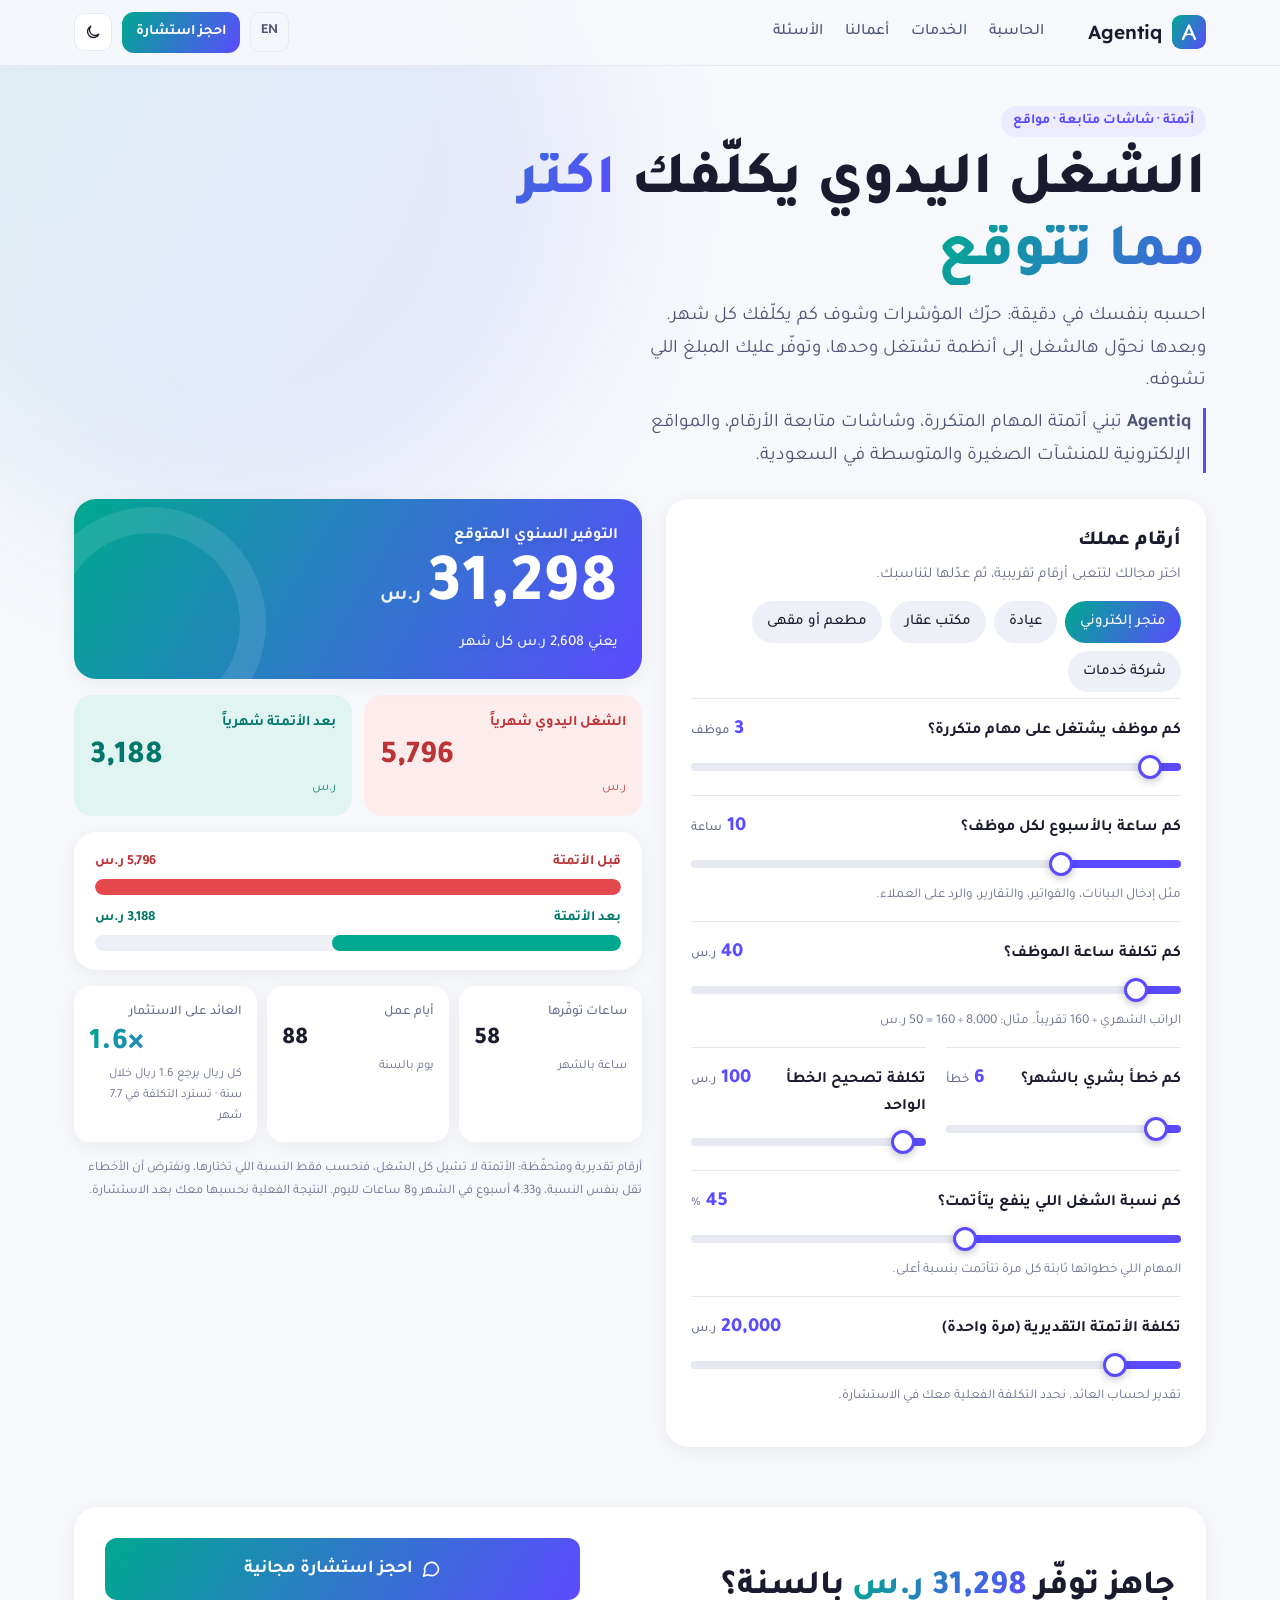
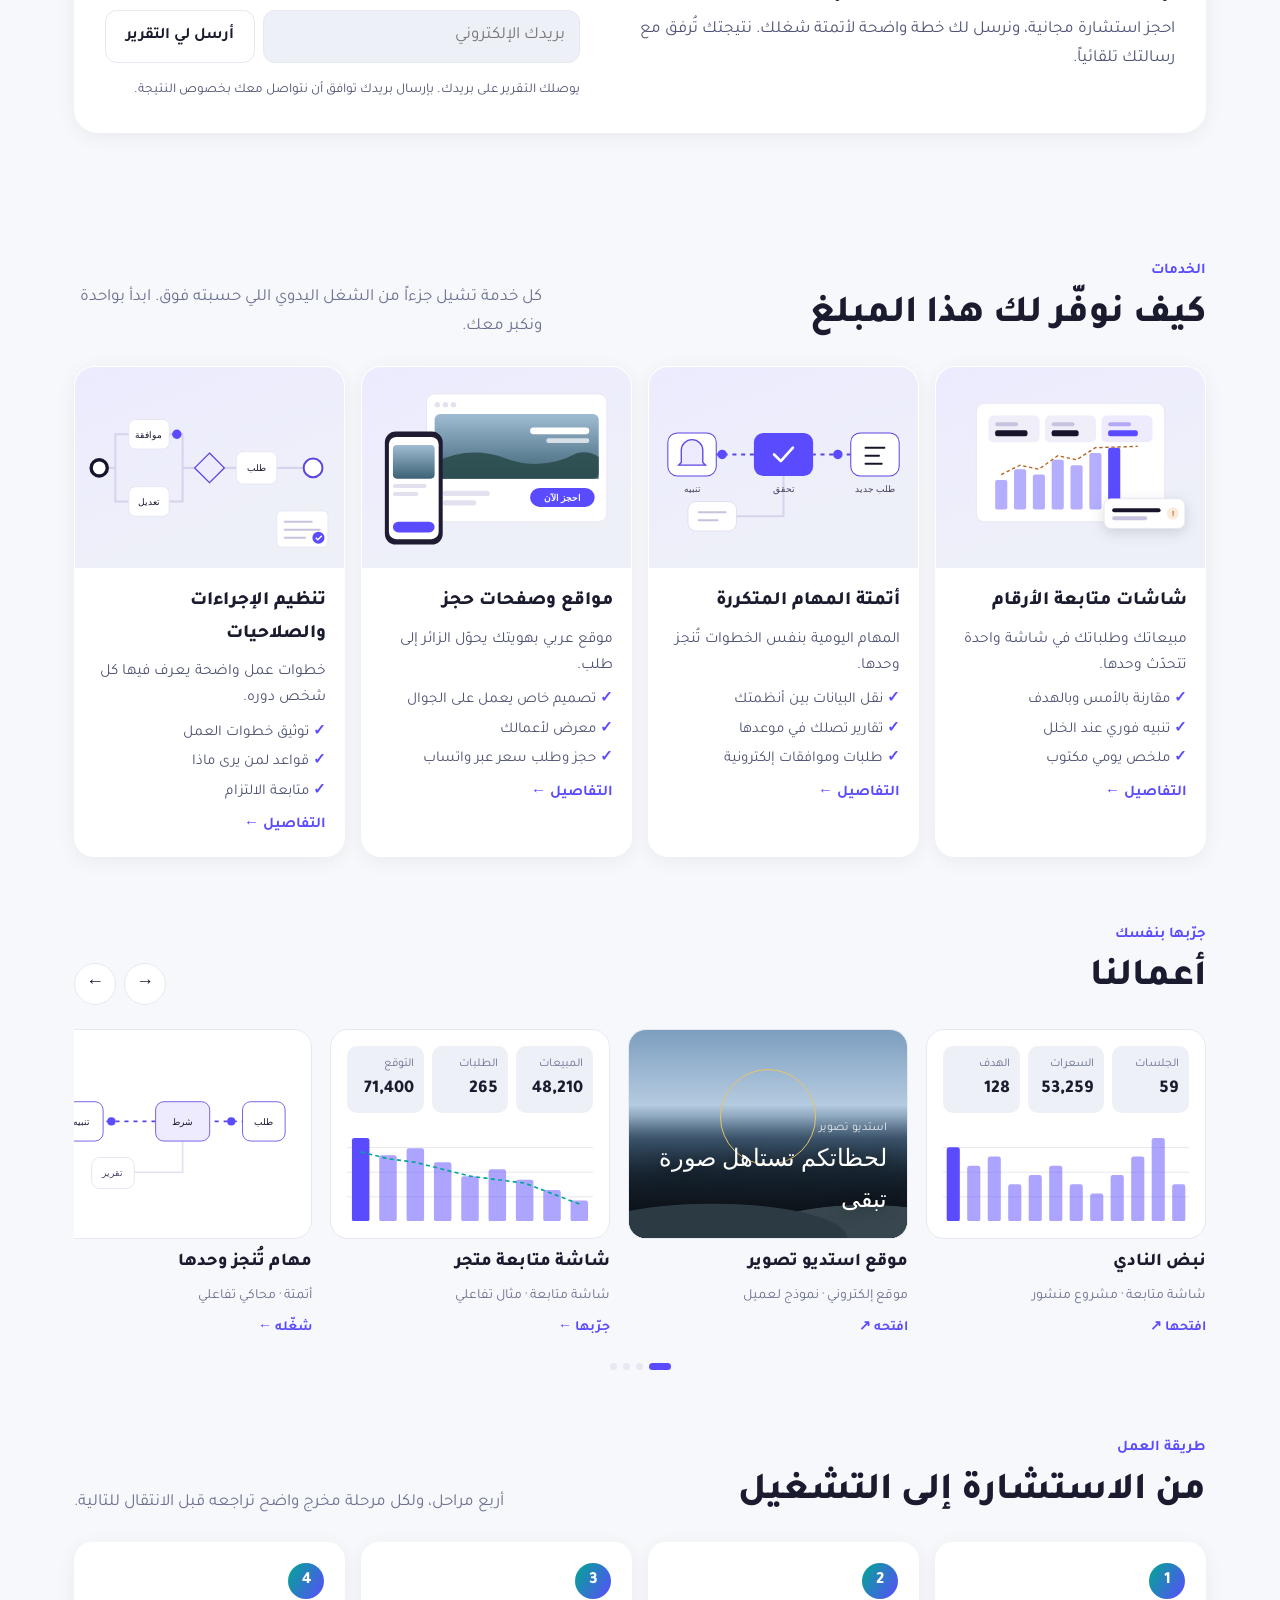
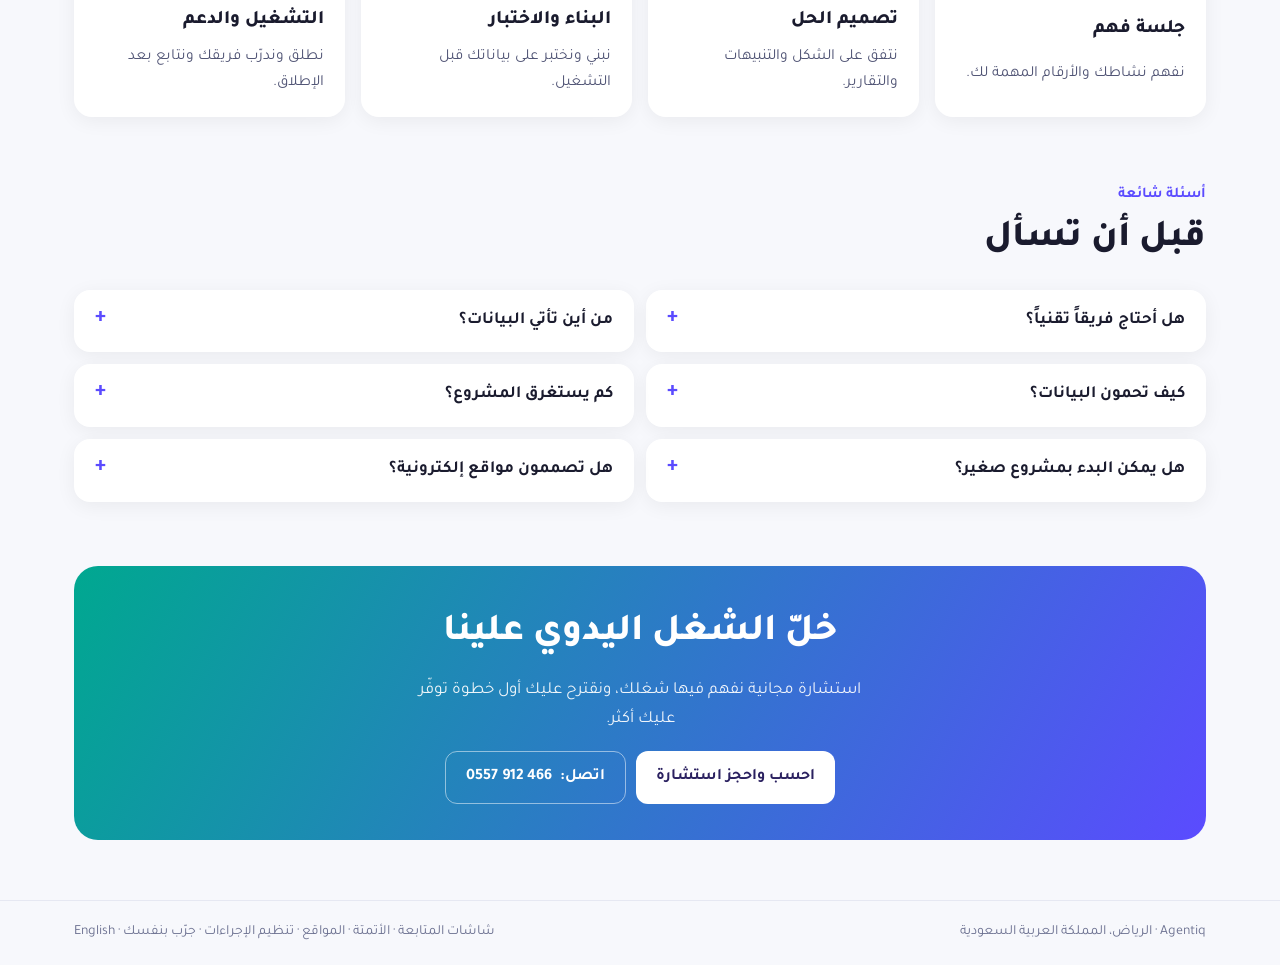
<file: index.html>
<!doctype html>
<html lang="ar" dir="rtl">
<head>
<meta charset="utf-8">
<meta name="viewport" content="width=device-width, initial-scale=1, viewport-fit=cover">
<title>Agentiq | كم يكلّفك الشغل اليدوي؟</title>
<meta name="description" content="Agentiq تحوّل الشغل اليدوي المتكرر إلى أنظمة تشتغل وحدها: أتمتة المهام، شاشات متابعة الأرقام، ومواقع بنماذج حجز. احسب بنفسك كم يكلّفك الشغل اليدوي وكم توفّر.">
<link rel="canonical" href="https://sarahalolayan.github.io/">
<link rel="alternate" hreflang="ar" href="https://sarahalolayan.github.io/">
<link rel="alternate" hreflang="en" href="https://sarahalolayan.github.io/en/">
<link rel="alternate" hreflang="x-default" href="https://sarahalolayan.github.io/">
<meta name="theme-color" content="#F7F8FC" media="(prefers-color-scheme: light)">
<meta name="theme-color" content="#0F1020" media="(prefers-color-scheme: dark)">
<link rel="icon" href="data:image/svg+xml,%3Csvg xmlns='http://www.w3.org/2000/svg' viewBox='0 0 32 32'%3E%3Crect width='32' height='32' rx='8' fill='%235B4BFF'/%3E%3Cpath d='M9 25 L16 8 L23 25' fill='none' stroke='white' stroke-width='3' stroke-linecap='round' stroke-linejoin='round'/%3E%3C/svg%3E">
<meta property="og:type" content="website">
<meta property="og:site_name" content="Agentiq">
<meta property="og:locale" content="ar_SA">
<meta property="og:url" content="https://sarahalolayan.github.io/">
<meta property="og:title" content="Agentiq | كم يكلّفك الشغل اليدوي؟">
<meta property="og:description" content="حرّك المؤشرات وشوف بنفسك كم يكلّفك الشغل اليدوي، وكم توفّر عليك الأتمتة.">
<meta property="og:image" content="https://sarahalolayan.github.io/og.png">
<meta name="twitter:card" content="summary_large_image">
<script type="application/ld+json">{"@context":"https://schema.org","@type":"Organization","name":"Agentiq","url":"https://sarahalolayan.github.io/","logo":"https://sarahalolayan.github.io/og.png","telephone":"+966557912466","areaServed":"SA","address":{"@type":"PostalAddress","addressLocality":"الرياض","addressCountry":"SA"},"description":"نحوّل الشغل اليدوي المتكرر إلى أنظمة تشتغل وحدها: أتمتة المهام، شاشات متابعة الأرقام، ومواقع بنماذج حجز."}</script>
<link rel="preconnect" href="https://fonts.googleapis.com">
<link rel="preconnect" href="https://fonts.gstatic.com" crossorigin>
<link href="https://fonts.googleapis.com/css2?family=Tajawal:wght@400;500;700;800&family=Readex+Pro:wght@600&display=swap" rel="stylesheet">
<script src="/assets/agentiq-config.js" defer></script>
<style>
  /* Light by default, matching the rest of the site. Dark only when the visitor's device asks for it (or the toggle),
     using the same purple and teal family so both modes feel like one brand. */
  :root{
    --bg:#F7F8FC; --surface:#FFFFFF; --sunk:#EEF0F8; --ink:#1A1B2E; --ink-2:#4F5374; --muted:#6B7090; --line:#E6E8F2;
    --accent:#5B4BFF; --accent-soft:#ECEBFF;
    --grad:linear-gradient(120deg,#00A890 0%,#5B4BFF 100%);
    --red:#BB3237; --red-fill:#E5484D; --red-soft:#FDECEC; --green:#00776A; --green-fill:#00A890; --green-soft:#E0F5F1;
    --track:#E6E8F2; --shadow:0 4px 20px rgba(0,0,0,.06); --card-border:transparent;
    --f:"Tajawal","IBM Plex Sans Arabic",Tahoma,sans-serif;
    color-scheme:light;
  }
  @media (prefers-color-scheme: dark){:root:not([data-theme="light"]){
    --bg:#0F1020; --surface:#181A2E; --sunk:#20223A; --ink:#F3F4FF; --ink-2:#C3C7E4; --muted:#9AA0C3; --line:#2A2D4A;
    --accent:#A49CFF; --accent-soft:#24234A;
    --grad:linear-gradient(120deg,#00A890 0%,#5B4BFF 100%);
    --red:#FF6B6B; --red-fill:#FF6B6B; --red-soft:#3A1E25; --green:#00C2A8; --green-fill:#00C2A8; --green-soft:#10302D;
    --track:#2A2D4A; --shadow:none; --card-border:#2A2D4A; color-scheme:dark}}
  :root[data-theme="dark"]{
    --bg:#0F1020; --surface:#181A2E; --sunk:#20223A; --ink:#F3F4FF; --ink-2:#C3C7E4; --muted:#9AA0C3; --line:#2A2D4A;
    --accent:#A49CFF; --accent-soft:#24234A;
    --grad:linear-gradient(120deg,#00A890 0%,#5B4BFF 100%);
    --red:#FF6B6B; --red-fill:#FF6B6B; --red-soft:#3A1E25; --green:#00C2A8; --green-fill:#00C2A8; --green-soft:#10302D;
    --track:#2A2D4A; --shadow:none; --card-border:#2A2D4A; color-scheme:dark}

  *{box-sizing:border-box;margin:0;padding:0}
  html{-webkit-text-size-adjust:100%}
  body{background:var(--bg);color:var(--ink);font-family:var(--f);font-size:17px;line-height:1.7;overflow-x:clip}
  body::before{content:"";position:fixed;top:-20%;left:-10%;width:60vw;height:60vw;max-width:720px;max-height:720px;border-radius:50%;background:var(--grad);opacity:.10;filter:blur(80px);z-index:-1;pointer-events:none}
  a{color:inherit;text-decoration:none}
  button,input,select{font:inherit;color:inherit}
  :focus-visible{outline:2px solid var(--accent);outline-offset:3px}
  .num{font-variant-numeric:tabular-nums;direction:ltr;unicode-bidi:isolate}
  .sr{position:absolute;width:1px;height:1px;overflow:hidden;clip:rect(0 0 0 0);white-space:nowrap}
  .wrap{max-width:1180px;margin-inline:auto;padding-inline:24px}
  .skip{position:absolute;right:12px;top:-60px;background:var(--ink);color:var(--bg);padding:8px 14px;border-radius:8px;z-index:80}
  .skip:focus{top:12px}

  header{position:sticky;top:env(safe-area-inset-top,0px);z-index:40;background:color-mix(in srgb,var(--bg) 86%,transparent);backdrop-filter:blur(10px);border-bottom:1px solid var(--line)}
  .hdr{display:flex;align-items:center;justify-content:space-between;gap:16px;padding-block:12px}
  .brand{display:flex;align-items:center;gap:10px;font-family:"Readex Pro",sans-serif;font-weight:600;font-size:19px}
  .brand i{width:34px;height:34px;border-radius:9px;background:var(--grad);color:#fff;display:grid;place-items:center}
  .hdr-end{display:flex;gap:10px;align-items:center}
  .icon-btn{width:38px;height:38px;border-radius:10px;border:1px solid var(--line);background:var(--surface);display:grid;place-items:center;cursor:pointer}
  .btn{display:inline-flex;align-items:center;justify-content:center;gap:8px;padding:12px 20px;border-radius:12px;border:1px solid var(--line);background:var(--surface);font-weight:700;font-size:16px;cursor:pointer;transition:filter .2s,transform .2s}
  .btn:hover{transform:translateY(-1px)}
  .btn.grad{background:var(--grad);border:0;color:#fff}
  .btn.grad:hover{filter:brightness(1.08)}
  .btn.sm{padding:8px 14px;font-size:14.5px}

  .intro{padding-block:40px 26px;display:grid;gap:10px;max-width:760px}
  .who{font-size:15.5px;color:var(--muted);border-inline-start:3px solid var(--accent);padding-inline-start:12px;max-width:62ch}
  .tag{justify-self:start;font-size:14px;font-weight:700;padding:4px 12px;border-radius:99px;background:var(--accent-soft);color:var(--accent)}
  h1{font-size:clamp(34px,5.4vw,60px);font-weight:800;line-height:1.2}
  .gt{background:var(--grad);-webkit-background-clip:text;background-clip:text;color:transparent}
  .intro p{font-size:19px;color:var(--ink-2);max-width:56ch}

  .layout{display:grid;grid-template-columns:minmax(0,1fr) minmax(0,1.05fr);gap:24px;align-items:start;padding-bottom:40px}
  .card{background:var(--surface);border:1px solid var(--card-border);border-radius:22px;padding:24px;box-shadow:var(--shadow)}
  .card h2{font-size:20px;font-weight:800;margin-bottom:4px}
  .card .sub{color:var(--muted);font-size:15px}

  .industries{display:flex;flex-wrap:wrap;gap:8px;margin:14px 0 6px}
  .ind{padding:7px 14px;border-radius:99px;border:1px solid transparent;background:var(--sunk);cursor:pointer;font-size:15px;font-weight:500}
  .ind[aria-pressed="true"]{background:var(--grad);color:#fff;border-color:transparent}

  .field{display:grid;gap:6px;padding-block:14px;border-top:1px solid var(--line);min-width:0}
  .f-top{display:flex;justify-content:space-between;align-items:baseline;gap:12px}
  .f-top label{font-weight:700;font-size:16px}
  .f-top output{font-weight:800;font-size:20px;color:var(--accent);white-space:nowrap}
  .f-top output small{font-size:13px;color:var(--muted);font-weight:500}
  .hint{font-size:13.5px;color:var(--muted)}
  input[type=range]{-webkit-appearance:none;appearance:none;width:100%;height:28px;background:transparent;cursor:pointer}
  input[type=range]::-webkit-slider-runnable-track{height:8px;border-radius:99px;background:linear-gradient(to left,var(--accent) var(--fill,50%),var(--track) var(--fill,50%))}
  input[type=range]::-moz-range-track{height:8px;border-radius:99px;background:var(--track)}
  input[type=range]::-moz-range-progress{height:8px;border-radius:99px;background:var(--accent)}
  input[type=range]::-webkit-slider-thumb{-webkit-appearance:none;width:24px;height:24px;margin-top:-8px;border-radius:50%;background:#fff;border:3px solid var(--accent);box-shadow:0 2px 8px rgba(0,0,0,.25)}
  input[type=range]::-moz-range-thumb{width:20px;height:20px;border-radius:50%;background:#fff;border:3px solid var(--accent)}
  .two{display:grid;grid-template-columns:1fr 1fr;gap:0 20px}

  .results{position:sticky;top:78px;display:grid;gap:16px}
  .hero-num{border-radius:22px;padding:24px;background:var(--grad);color:#fff;display:grid;gap:4px;box-shadow:var(--shadow);position:relative;overflow:hidden}
  .hero-num::after{content:"";position:absolute;left:-40px;bottom:-60px;width:180px;height:180px;border-radius:50%;border:26px solid rgba(255,255,255,.1)}
  .hero-num>span{font-size:16px;opacity:.95;font-weight:700;text-shadow:0 1px 8px rgba(0,0,0,.18)}
  .hero-num b{font-size:clamp(44px,6vw,68px);font-weight:800;line-height:1.05}
  .hero-num b small{font-size:20px;font-weight:700;opacity:.92;margin-inline-start:6px}
  .hero-num p{opacity:.95;font-size:15px;font-weight:500;text-shadow:0 1px 8px rgba(0,0,0,.18)}
  .compare{display:grid;grid-template-columns:1fr 1fr;gap:12px}
  .cmp{border-radius:18px;padding:16px;display:grid;gap:2px}
  .cmp>span{font-size:14.5px;font-weight:700}
  .cmp b{font-size:clamp(24px,3vw,32px);font-weight:800;line-height:1.2}
  .cmp small{font-size:13px;opacity:.85}
  .cmp.before{background:var(--red-soft);color:var(--red)}
  .cmp.after{background:var(--green-soft);color:var(--green)}
  .bars{display:grid;gap:12px;padding:18px 20px}
  .bar{display:grid;gap:4px}
  .bar .l{display:flex;justify-content:space-between;font-size:14px;font-weight:700}
  .bar .t{height:16px;border-radius:99px;background:var(--sunk);overflow:hidden}
  .bar .t i{display:block;height:100%;border-radius:99px;transition:width .35s ease}
  .bar.before .l{color:var(--red)} .bar.after .l{color:var(--green)}
  .bar.before .t i{background:var(--red-fill)}
  .bar.after .t i{background:var(--green-fill)}
  .stats{display:grid;grid-template-columns:repeat(3,minmax(0,1fr));gap:10px}
  .stat{background:var(--surface);border:1px solid var(--card-border);box-shadow:var(--shadow);border-radius:16px;padding:14px;display:grid;gap:2px;align-content:start}
  .stat>span{font-size:13.5px;color:var(--muted);font-weight:500}
  .stat b{font-size:24px;font-weight:800;line-height:1.2}
  .stat small{font-size:12.5px;color:var(--muted)}
  .stat.roi b{font-size:30px}
  .note{font-size:13px;color:var(--muted)}

  .cta{margin-block:20px 60px;border-radius:24px;padding:30px;background:var(--surface);border:1px solid var(--card-border);box-shadow:var(--shadow);display:grid;grid-template-columns:minmax(0,1.2fr) minmax(0,1fr);gap:24px;align-items:center;scroll-margin-top:80px}
  .cta h2{font-size:clamp(24px,3vw,34px);font-weight:800;line-height:1.3}
  .cta p{color:var(--ink-2);margin-top:6px}
  .cta-actions{display:grid;gap:10px}
  .cta-actions .btn.grad{width:100%;font-size:18px;padding:16px 20px}
  .mail{display:flex;gap:8px}
  .mail input{flex:1;min-width:0;border:1px solid var(--line);background:var(--sunk);border-radius:12px;padding:11px 14px;direction:ltr;text-align:right}
  .mail input:focus{outline:0;border-color:var(--accent)}
  .msg{font-size:13.5px;min-height:20px;color:var(--muted)}
  .msg.err{color:var(--red)}
  footer{border-top:1px solid var(--line);padding-block:20px calc(20px + env(safe-area-inset-bottom,0px));font-size:14px;color:var(--muted)}
  footer .wrap{display:flex;justify-content:space-between;gap:12px;flex-wrap:wrap}
  footer a:hover{color:var(--accent)}


  /* header links */
  .links{display:flex;gap:22px;flex:1;margin-inline-start:28px;color:var(--ink-2);font-size:16px;font-weight:500}
  .links a:hover{color:var(--accent)}
  .lang{color:var(--ink-2);font-size:14px;font-weight:700;padding:7px 10px;border:1px solid var(--line);border-radius:10px}

  /* sections that follow the calculator */
  main>section:not(.cta):not(.final){padding-block:64px 0;scroll-margin-top:80px}
  .head{display:flex;justify-content:space-between;align-items:end;gap:20px;flex-wrap:wrap;margin-bottom:24px}
  .head h2{font-size:clamp(26px,3.4vw,38px);font-weight:800;margin-top:6px;line-height:1.3}
  .head p{color:var(--muted);max-width:52ch}
  .eyebrow{color:var(--accent);font-size:15px;font-weight:700}
  .svc{display:grid;grid-template-columns:repeat(4,minmax(0,1fr));gap:16px}
  .svc a{background:var(--surface);border:1px solid var(--card-border);box-shadow:var(--shadow);border-radius:20px;overflow:hidden;display:grid;grid-template-rows:auto 1fr;transition:transform .25s,box-shadow .25s}
  .svc a:hover{transform:translateY(-4px);box-shadow:var(--shadow)}
  .svc .illo{width:100%;aspect-ratio:4/3;display:block;background:linear-gradient(160deg,var(--accent-soft),var(--sunk) 75%)}
  .svc a svg *{animation-play-state:paused}
  .svc a:hover svg *,.svc a:focus-visible svg *{animation-play-state:running}
  .svc .body{padding:18px;display:grid;gap:8px;align-content:start}
  .svc h3{font-size:19px;font-weight:800}
  .svc p{color:var(--ink-2);font-size:15.5px}
  .svc ul{list-style:none;display:grid;gap:4px;font-size:15px;color:var(--ink-2)}
  .svc li::before{content:"✓ ";color:var(--accent);font-weight:800}
  .svc .go{color:var(--accent);font-weight:700;font-size:15px}
  .row-nav{display:flex;gap:8px}
  .row-nav button{width:42px;height:42px;border-radius:50%;border:1px solid var(--line);background:var(--surface);cursor:pointer;font-size:18px}
  .row-nav button:hover{border-color:var(--accent);color:var(--accent)}
  .work{display:grid;grid-auto-flow:column;grid-auto-columns:minmax(280px,32%);gap:18px;overflow-x:auto;scroll-snap-type:x mandatory;padding-bottom:12px;scrollbar-width:thin}
  .work a{scroll-snap-align:start;display:grid;gap:8px}
  .shot{aspect-ratio:4/3;border-radius:18px;overflow:hidden;position:relative;border:1px solid var(--line);transition:box-shadow .25s}
  .work a:hover .shot{box-shadow:var(--shadow)}
  .work h3{font-size:18px;font-weight:800}
  .work small{color:var(--muted);font-size:14px}
  .work .go{color:var(--accent);font-weight:700;font-size:14px}
  .work-dots{display:flex;gap:6px;justify-content:center;margin-top:10px}
  .work-dots i{width:7px;height:7px;border-radius:99px;background:var(--line);transition:width .3s,background .3s}
  .work-dots i.on{width:22px;background:var(--accent)}
  .s-studio{background:linear-gradient(180deg,#7d9ec0 0%,#b4cbe0 36%,#46647f 52%,#22374a 70%,#0b121a 100%)}
  .s-studio::before{content:"";position:absolute;inset:auto 0 0 0;height:58%;background:radial-gradient(120% 70% at 30% 100%,#2c3a44 40%,transparent 41%),radial-gradient(90% 60% at 85% 100%,#38474f 45%,transparent 46%),linear-gradient(180deg,transparent,#0b0f14 95%)}
  .s-studio .t{position:absolute;right:20px;bottom:18px;color:#fff;text-align:right}
  .s-studio .t small{color:#fff;opacity:.85;display:block;font-size:12px}
  .s-studio .t strong{font-family:Georgia,serif;font-weight:400;font-size:24px;text-shadow:0 2px 14px rgba(0,0,0,.5)}
  .s-studio .r{position:absolute;top:42%;left:50%;width:96px;height:96px;margin:-48px 0 0 -48px;border:1px solid #e9c46a;border-radius:50%}
  .s-screen{background:var(--surface);padding:16px;display:grid;gap:10px;align-content:start}
  .mini-k{display:grid;grid-template-columns:repeat(3,minmax(0,1fr));gap:8px}
  .mini-k div{background:var(--sunk);border-radius:10px;padding:8px 10px;display:grid}
  .mini-k span{font-size:12px;color:var(--muted)}
  .mini-k b{font-weight:800;font-size:18px;direction:ltr;text-align:right;font-variant-numeric:tabular-nums}
  .shot svg{width:100%;height:auto;display:block}
  .steps{list-style:none;display:grid;grid-template-columns:repeat(4,minmax(0,1fr));gap:16px}
  .steps li{background:var(--surface);border:1px solid var(--card-border);box-shadow:var(--shadow);border-radius:18px;padding:20px;display:grid;gap:6px}
  .steps em{font-style:normal;width:36px;height:36px;border-radius:50%;background:var(--grad);color:#fff;display:grid;place-items:center;font-weight:800}
  .steps b{font-size:19px;font-weight:800}
  .steps p{color:var(--ink-2);font-size:15.5px}
  .faq{display:grid;grid-template-columns:repeat(2,minmax(0,1fr));gap:12px;align-items:start}
  .faq details{background:var(--surface);border:1px solid var(--card-border);box-shadow:var(--shadow);border-radius:16px;padding:16px 20px}
  .faq summary{cursor:pointer;list-style:none;display:flex;justify-content:space-between;gap:16px;font-weight:700;font-size:17px}
  .faq summary::-webkit-details-marker{display:none}
  .faq summary::after{content:"+";color:var(--accent);font-size:22px;line-height:1}
  .faq details[open] summary::after{content:"−"}
  .faq p{color:var(--ink-2);margin-top:8px;font-size:16px}
  .faq a{color:var(--accent);font-weight:700}
  .final{margin-block:64px 60px;border-radius:24px;padding:36px 30px;background:var(--grad);color:#fff;text-align:center;display:grid;gap:10px;justify-items:center}
  .final h2{font-size:clamp(26px,3.4vw,38px);font-weight:800}
  .final p{opacity:.92;max-width:52ch}
  .final-actions{display:flex;gap:10px;flex-wrap:wrap;justify-content:center;margin-top:6px}
  .final .btn.grad{background:#fff;color:#2b2160}
  .final .btn:not(.grad){background:transparent;color:#fff;border-color:rgba(255,255,255,.5)}
  @media (max-width:1000px){.svc,.steps{grid-template-columns:repeat(2,minmax(0,1fr))}.work{grid-auto-columns:minmax(260px,46%)}.links{display:none}}
  @media (max-width:560px){.svc,.steps,.faq{grid-template-columns:minmax(0,1fr)}.work{grid-auto-columns:82%}.hdr-end .lang{display:none}}
  .dock{display:none}
  @media (max-width:900px){
    .layout,.cta{grid-template-columns:minmax(0,1fr)}
    .results{position:static}
    .dock{position:fixed;inset-inline:0;bottom:0;z-index:30;display:flex;justify-content:space-between;align-items:center;gap:10px;padding:10px 16px calc(10px + env(safe-area-inset-bottom,0px));background:var(--grad);color:#fff;font-weight:700}
    .dock[hidden]{display:none}
    .dock b{font-size:20px}
    .dock a{background:#fff;color:#2b2160;border-radius:10px;padding:7px 12px;font-size:14px;white-space:nowrap}
    body{padding-bottom:64px}
  }
  @media (max-width:560px){
    .wrap{padding-inline:16px}
    .card{padding:18px}
    .two{grid-template-columns:minmax(0,1fr)}
    .stats{grid-template-columns:minmax(0,1fr) minmax(0,1fr)}
    .stats .roi{grid-column:1/-1}
    .mail{flex-direction:column}
    .cta{padding:22px}
  }
  @media (prefers-reduced-motion:reduce){*{transition:none!important}}
</style>
</head>
<body>
<a class="skip" href="#main">تخطَّ إلى المحتوى</a>
<header><div class="wrap hdr">
  <a class="brand" href="/" aria-label="Agentiq، الصفحة الرئيسية"><i aria-hidden="true"><svg width="20" height="20" viewBox="0 0 20 20" fill="none" stroke="currentColor" stroke-width="2.2" stroke-linecap="round" stroke-linejoin="round"><path d="M4 17 L10 3.5 L16 17"/><circle cx="7" cy="12.2" r="1.5" fill="currentColor" stroke="none"/><circle cx="13" cy="12.2" r="1.5" fill="currentColor" stroke="none"/><path d="M8.6 12.2 H11.4" stroke-width="1.5"/></svg></i><span lang="en">Agentiq</span></a>
  <nav class="links" aria-label="الأقسام"><a href="#calc">الحاسبة</a><a href="#services">الخدمات</a><a href="#work">أعمالنا</a><a href="#faq">الأسئلة</a></nav>
  <div class="hdr-end">
    <a class="lang" href="/en/" lang="en" hreflang="en">EN</a>
    <a class="btn sm grad" href="#cta">احجز استشارة</a>
    <button class="icon-btn" id="theme" type="button" aria-label="الوضع الداكن" aria-pressed="false"><svg width="18" height="18" viewBox="0 0 24 24" fill="none" stroke="currentColor" stroke-width="1.8"><path d="M20 14.5A8 8 0 1 1 9.5 4a6.5 6.5 0 0 0 10.5 10.5z"/></svg></button>
  </div>
</div></header>

<main class="wrap" id="main">
  <div id="calc"></div>
  <div class="intro">
    <span class="tag">أتمتة · شاشات متابعة · مواقع</span>
    <h1>الشغل اليدوي يكلّفك <span class="gt">أكثر مما تتوقع</span></h1>
    <p>احسبه بنفسك في دقيقة: حرّك المؤشرات وشوف كم يكلّفك كل شهر. وبعدها نحوّل هالشغل إلى أنظمة تشتغل وحدها، وتوفّر عليك المبلغ اللي تشوفه.</p>
    <p class="who"><b lang="en">Agentiq</b> تبني أتمتة المهام المتكررة، وشاشات متابعة الأرقام، والمواقع الإلكترونية للمنشآت الصغيرة والمتوسطة في السعودية.</p>
  </div>

  <div class="layout">
    <section class="card" aria-labelledby="in-h">
      <h2 id="in-h">أرقام عملك</h2>
      <p class="sub">اختر مجالك لتتعبى أرقام تقريبية، ثم عدّلها لتناسبك.</p>
      <div class="industries" id="industries" role="group" aria-label="مجال العمل">
        <button class="ind" type="button" data-k="store" aria-pressed="true">متجر إلكتروني</button>
        <button class="ind" type="button" data-k="clinic" aria-pressed="false">عيادة</button>
        <button class="ind" type="button" data-k="realty" aria-pressed="false">مكتب عقار</button>
        <button class="ind" type="button" data-k="food" aria-pressed="false">مطعم أو مقهى</button>
        <button class="ind" type="button" data-k="services" aria-pressed="false">شركة خدمات</button>
      </div>

      <div class="field">
        <div class="f-top"><label for="emp">كم موظف يشتغل على مهام متكررة؟</label><output for="emp" id="o-emp"></output></div>
        <input type="range" id="emp" min="1" max="50" step="1">
      </div>
      <div class="field">
        <div class="f-top"><label for="hrs">كم ساعة بالأسبوع لكل موظف؟</label><output for="hrs" id="o-hrs"></output></div>
        <input type="range" id="hrs" min="1" max="40" step="1">
        <span class="hint">مثل إدخال البيانات، والفواتير، والتقارير، والرد على العملاء.</span>
      </div>
      <div class="field">
        <div class="f-top"><label for="rate">كم تكلفة ساعة الموظف؟</label><output for="rate" id="o-rate"></output></div>
        <input type="range" id="rate" min="20" max="300" step="5">
        <span class="hint">الراتب الشهري ÷ 160 تقريباً. مثال: 8,000 ÷ 160 = 50 ر.س</span>
      </div>
      <div class="two">
        <div class="field">
          <div class="f-top"><label for="err">كم خطأ بشري بالشهر؟</label><output for="err" id="o-err"></output></div>
          <input type="range" id="err" min="0" max="100" step="1">
        </div>
        <div class="field">
          <div class="f-top"><label for="errc">تكلفة تصحيح الخطأ الواحد</label><output for="errc" id="o-errc"></output></div>
          <input type="range" id="errc" min="0" max="2000" step="10">
        </div>
      </div>
      <div class="field">
        <div class="f-top"><label for="auto">كم نسبة الشغل اللي ينفع يتأتمت؟</label><output for="auto" id="o-auto"></output></div>
        <input type="range" id="auto" min="10" max="90" step="5">
        <span class="hint">المهام اللي خطواتها ثابتة كل مرة تتأتمت بنسبة أعلى.</span>
      </div>
      <div class="field">
        <div class="f-top"><label for="inv">تكلفة الأتمتة التقديرية (مرة واحدة)</label><output for="inv" id="o-inv"></output></div>
        <input type="range" id="inv" min="3000" max="150000" step="1000">
        <span class="hint">تقدير لحساب العائد. نحدد التكلفة الفعلية معك في الاستشارة.</span>
      </div>
    </section>

    <section class="results" aria-labelledby="out-h" aria-live="polite">
      <h2 id="out-h" class="sr">النتيجة</h2>
      <div class="hero-num">
        <span>التوفير السنوي المتوقع</span>
        <b><span class="num" id="r-year">0</span><small>ر.س</small></b>
        <p>يعني <span class="num" id="r-month-save">0</span> ر.س كل شهر</p>
      </div>
      <div class="compare">
        <div class="cmp before"><span>الشغل اليدوي شهرياً</span><b class="num" id="r-before">0</b><small>ر.س</small></div>
        <div class="cmp after"><span>بعد الأتمتة شهرياً</span><b class="num" id="r-after">0</b><small>ر.س</small></div>
      </div>
      <div class="card bars" aria-hidden="true">
        <div class="bar before"><div class="l"><span>قبل الأتمتة</span><span><span class="num" id="b-before">0</span> ر.س</span></div><div class="t"><i id="bb" style="width:100%"></i></div></div>
        <div class="bar after"><div class="l"><span>بعد الأتمتة</span><span><span class="num" id="b-after">0</span> ر.س</span></div><div class="t"><i id="ba" style="width:40%"></i></div></div>
      </div>
      <div class="stats">
        <div class="stat"><span>ساعات توفّرها</span><b class="num" id="r-hours">0</b><small>ساعة بالشهر</small></div>
        <div class="stat"><span>أيام عمل</span><b class="num" id="r-days">0</b><small>يوم بالسنة</small></div>
        <div class="stat roi"><span>العائد على الاستثمار</span><b class="num gt" id="r-roi">0</b><small id="r-pay">كل ريال يرجع لك</small></div>
      </div>
      <p class="note">أرقام تقديرية ومتحفّظة: الأتمتة لا تشيل كل الشغل، فنحسب فقط النسبة اللي تختارها، ونفترض أن الأخطاء تقل بنفس النسبة، و4.33 أسبوع في الشهر و8 ساعات لليوم. النتيجة الفعلية نحسبها معك بعد الاستشارة.</p>
    </section>
  </div>

  <section class="cta" id="cta" aria-labelledby="cta-h">
    <div>
      <h2 id="cta-h">جاهز توفّر <span class="gt"><span class="num" id="c-year">0</span> ر.س</span> بالسنة؟</h2>
      <p>احجز استشارة مجانية، ونرسل لك خطة واضحة لأتمتة شغلك. نتيجتك تُرفق مع رسالتك تلقائياً.</p>
    </div>
    <div class="cta-actions">
      <a class="btn grad" id="wa" href="https://wa.me/966557912466" target="_blank" rel="noopener"><svg width="20" height="20" viewBox="0 0 24 24" fill="none" stroke="currentColor" stroke-width="2" stroke-linecap="round" stroke-linejoin="round" aria-hidden="true"><path d="M21 11.5a8.4 8.4 0 0 1-12.4 7.4L3 20.5l1.7-5.3A8.4 8.4 0 1 1 21 11.5z"/></svg>احجز استشارة مجانية</a>
      <form class="mail" id="mail" novalidate>
        <label for="em" class="sr">بريدك الإلكتروني</label>
        <input name="website" tabindex="-1" autocomplete="off" aria-hidden="true" style="position:absolute;width:1px;height:1px;overflow:hidden;clip-path:inset(50%);opacity:0">
        <input id="em" type="email" inputmode="email" autocomplete="email" placeholder="بريدك الإلكتروني">
        <button class="btn" type="submit">أرسل لي التقرير</button>
      </form>
      <p class="msg" id="msg">يوصلك التقرير على بريدك. بإرسال بريدك توافق أن نتواصل معك بخصوص النتيجة.</p>
    </div>
  </section>
<section id="services">
    <div class="head"><div><span class="eyebrow">الخدمات</span><h2>كيف نوفّر لك هذا المبلغ</h2></div><p>كل خدمة تشيل جزءاً من الشغل اليدوي اللي حسبته فوق. ابدأ بواحدة ونكبر معك.</p></div>
    <div class="svc">
      <a href="/services/dashboards/"><svg class="illo" viewBox="0 0 400 300" aria-hidden="true"><rect x="60" y="54" width="280" height="176" rx="12" fill="#fff" stroke="#E3E0F0"/>
   <rect x="78" y="72" width="76" height="40" rx="8" fill="#F0EEF8"/><rect x="162" y="72" width="76" height="40" rx="8" fill="#F0EEF8"/><rect x="246" y="72" width="76" height="40" rx="8" fill="#EEEBFF"/>
   <rect x="88" y="82" width="34" height="6" rx="3" fill="#C7C2DD"/><rect x="88" y="94" width="48" height="9" rx="3" fill="#17152B"/><rect x="172" y="82" width="34" height="6" rx="3" fill="#C7C2DD"/><rect x="172" y="94" width="40" height="9" rx="3" fill="#17152B"/><rect x="256" y="82" width="34" height="6" rx="3" fill="#B3A8F5"/><rect x="256" y="94" width="44" height="9" rx="3" fill="#5B4BFF"/>
   <g fill="#5B4BFF"><rect x="88" y="168" width="18" height="44" rx="3" opacity=".45"/><rect x="116" y="152" width="18" height="60" rx="3" opacity=".45"/><rect x="144" y="160" width="18" height="52" rx="3" opacity=".45"/><rect x="172" y="138" width="18" height="74" rx="3" opacity=".45"/><rect x="200" y="146" width="18" height="66" rx="3" opacity=".45"/><rect x="228" y="128" width="18" height="84" rx="3" opacity=".45"/><rect x="256" y="120" width="18" height="92" rx="3"/></g>
   <polyline points="97,160 125,146 153,152 181,132 209,138 237,120 300,118" fill="none" stroke="#B0601C" stroke-width="2" stroke-dasharray="5 4"/>
   <rect x="250" y="196" width="120" height="44" rx="10" fill="#fff" stroke="#E3E0F0" filter="drop-shadow(0 6px 10px rgba(20,33,43,.15))"/><circle cx="352" cy="218" r="9" fill="#FBEBDD"/><text x="352" y="222" text-anchor="middle" font-size="12" font-weight="700" fill="#B0601C">!</text><rect x="262" y="210" width="72" height="6" rx="3" fill="#17152B"/><rect x="262" y="222" width="52" height="6" rx="3" fill="#C7C2DD"/></svg>
        <div class="body"><h3>شاشات متابعة الأرقام</h3><p>مبيعاتك وطلباتك في شاشة واحدة تتحدّث وحدها.</p><ul><li>مقارنة بالأمس وبالهدف</li><li>تنبيه فوري عند الخلل</li><li>ملخص يومي مكتوب</li></ul><span class="go">التفاصيل ←</span></div></a>
      <a href="/services/automation/"><svg class="illo" viewBox="0 0 400 300" aria-hidden="true"><path d="M300 130 H244 M156 130 H100" stroke="#5B47E0" stroke-width="3" stroke-dasharray="6 7" fill="none"/><path d="M200 160 V222 H130" stroke="#D8D3EC" stroke-width="3" fill="none"/>
   <rect x="300" y="98" width="72" height="64" rx="14" fill="#fff" stroke="#5B47E0" stroke-width="1.5"/><path d="M322 120 h28 M322 132 h20 M322 144 h24" stroke="#17152B" stroke-width="3" stroke-linecap="round"/>
   <rect x="156" y="98" width="88" height="64" rx="14" fill="#5B4BFF"/><path d="M186 130 l10 10 l18 -20" stroke="#fff" stroke-width="4" fill="none" stroke-linecap="round" stroke-linejoin="round"/>
   <rect x="28" y="98" width="72" height="64" rx="14" fill="#fff" stroke="#5B47E0" stroke-width="1.5"/><path d="M48 142 V124 a16 16 0 0 1 32 0 V142 l4 4 H44 z" fill="#EEEBFF" stroke="#5B47E0" stroke-width="2"/>
   <rect x="58" y="200" width="72" height="44" rx="12" fill="#fff" stroke="#D8D3EC"/><path d="M74 216 h40 M74 228 h28" stroke="#C7C2DD" stroke-width="3" stroke-linecap="round"/>
   <circle r="7" fill="#5B4BFF"><animateMotion dur="1.8s" repeatCount="indefinite" path="M300 130 H244"/></circle><circle r="7" fill="#5B4BFF"><animateMotion dur="1.8s" begin=".9s" repeatCount="indefinite" path="M156 130 H100"/></circle>
   <text x="336" y="186" text-anchor="middle" font-size="13" fill="#433F5E" font-family="IBM Plex Sans Arabic">طلب جديد</text><text x="200" y="186" text-anchor="middle" font-size="13" fill="#433F5E" font-family="IBM Plex Sans Arabic">تحقق</text><text x="64" y="186" text-anchor="middle" font-size="13" fill="#433F5E" font-family="IBM Plex Sans Arabic">تنبيه</text></svg>
        <div class="body"><h3>أتمتة المهام المتكررة</h3><p>المهام اليومية بنفس الخطوات تُنجز وحدها.</p><ul><li>نقل البيانات بين أنظمتك</li><li>تقارير تصلك في موعدها</li><li>طلبات وموافقات إلكترونية</li></ul><span class="go">التفاصيل ←</span></div></a>
      <a href="/services/websites/"><svg class="illo" viewBox="0 0 400 300" aria-hidden="true"><defs><linearGradient id="skyL" x1="0" y1="0" x2="0" y2="1"><stop offset="0" stop-color="#9FBCD3"/><stop offset="1" stop-color="#3D6274"/></linearGradient></defs>
   <rect x="96" y="40" width="268" height="190" rx="12" fill="#fff" stroke="#E3E0F0"/><circle cx="112" cy="56" r="4" fill="#E3E0F0"/><circle cx="124" cy="56" r="4" fill="#E3E0F0"/><circle cx="136" cy="56" r="4" fill="#E3E0F0"/>
   <rect x="108" y="70" width="244" height="96" rx="8" fill="url(#skyL)"/><path d="M108 166 V142 Q160 116 214 136 T320 128 Q338 124 352 134 V166 Z" fill="#2A4A4A" opacity=".85"/>
   <rect x="250" y="90" width="88" height="10" rx="5" fill="#fff"/><rect x="274" y="106" width="64" height="7" rx="3.5" fill="#fff" opacity=".7"/>
   <rect x="250" y="180" width="96" height="28" rx="14" fill="#5B4BFF"/><text x="298" y="199" text-anchor="middle" font-size="13" fill="#fff" font-weight="600" font-family="IBM Plex Sans Arabic">احجز الآن</text>
   <rect x="120" y="184" width="70" height="8" rx="4" fill="#E3E0F0"/><rect x="120" y="198" width="50" height="8" rx="4" fill="#E3E0F0"/>
   <rect x="34" y="96" width="86" height="168" rx="16" fill="#1E1B33"/><rect x="40" y="104" width="74" height="152" rx="11" fill="#fff"/><rect x="46" y="116" width="62" height="50" rx="6" fill="url(#skyL)"/><rect x="46" y="174" width="50" height="6" rx="3" fill="#E3E0F0"/><rect x="46" y="186" width="38" height="6" rx="3" fill="#E3E0F0"/><rect x="46" y="230" width="62" height="16" rx="8" fill="#5B4BFF"/></svg>
        <div class="body"><h3>مواقع وصفحات حجز</h3><p>موقع عربي بهويتك يحوّل الزائر إلى طلب.</p><ul><li>تصميم خاص يعمل على الجوال</li><li>معرض لأعمالك</li><li>حجز وطلب سعر عبر واتساب</li></ul><span class="go">التفاصيل ←</span></div></a>
      <a href="/services/process/"><svg class="illo" viewBox="0 0 400 300" aria-hidden="true"><path d="M340 150 H300 M240 150 H220 M180 150 H160 V100 H140 M160 150 V200 H140 M80 100 H60 V150 M80 200 H60 V150 H46" fill="none" stroke="#D8D3EC" stroke-width="3"/>
   <circle cx="354" cy="150" r="14" fill="#fff" stroke="#5B47E0" stroke-width="3"/>
   <rect x="240" y="126" width="60" height="48" rx="10" fill="#fff" stroke="#E3E0F0"/><text x="270" y="155" text-anchor="middle" font-size="13" fill="#17152B" font-family="IBM Plex Sans Arabic">طلب</text>
   <path d="M200 128 L222 150 L200 172 L178 150 Z" fill="#EEEBFF" stroke="#5B47E0" stroke-width="2"/>
   <rect x="80" y="78" width="60" height="44" rx="10" fill="#fff" stroke="#E3E0F0"/><text x="110" y="105" text-anchor="middle" font-size="13" fill="#17152B" font-family="IBM Plex Sans Arabic">موافقة</text>
   <rect x="80" y="178" width="60" height="44" rx="10" fill="#fff" stroke="#E3E0F0"/><text x="110" y="205" text-anchor="middle" font-size="13" fill="#17152B" font-family="IBM Plex Sans Arabic">تعديل</text>
   <circle cx="36" cy="150" r="12" fill="#fff" stroke="#17152B" stroke-width="5"/>
   <circle r="7" fill="#5B4BFF"><animateMotion dur="4s" repeatCount="indefinite" path="M354 150 H270 H200 H160 V100 H110 H60 V150 H36"/></circle>
   <g transform="translate(300 214)"><rect width="76" height="54" rx="8" fill="#fff" stroke="#E3E0F0"/><path d="M12 16 h40 M12 28 h52 M12 40 h30" stroke="#C7C2DD" stroke-width="3" stroke-linecap="round"/><circle cx="62" cy="40" r="9" fill="#5B4BFF"/><path d="M58 40 l3 3 l6 -6" stroke="#fff" stroke-width="2" fill="none"/></g></svg>
        <div class="body"><h3>تنظيم الإجراءات والصلاحيات</h3><p>خطوات عمل واضحة يعرف فيها كل شخص دوره.</p><ul><li>توثيق خطوات العمل</li><li>قواعد لمن يرى ماذا</li><li>متابعة الالتزام</li></ul><span class="go">التفاصيل ←</span></div></a>
    </div>
  </section>
<section id="work">
    <div class="head"><div><span class="eyebrow">جرّبها بنفسك</span><h2>أعمالنا</h2></div>
      <div class="row-nav"><button type="button" id="prev" aria-label="السابق">→</button><button type="button" id="next" aria-label="التالي">←</button></div></div>
    <div class="work" id="track">
      <a href="/nabd-alnadi/" target="_blank" rel="noopener"><div class="shot s-screen" aria-hidden="true"><div class="mini-k"><div><span>الجلسات</span><b>59</b></div><div><span>السعرات</span><b>53,259</b></div><div><span>الهدف</span><b>128</b></div></div><svg viewBox="0 0 300 120" id="sv-dash"></svg></div>
        <h3>نبض النادي</h3><small>شاشة متابعة · مشروع منشور</small><span class="go">افتحها ↗</span></a>
      <a href="/demos/studio/" target="_blank" rel="noopener"><div class="shot s-studio" aria-hidden="true"><span class="r"></span><span class="t"><small>استديو تصوير</small><strong>لحظاتكم تستاهل صورة تبقى</strong></span></div>
        <h3>موقع استديو تصوير</h3><small>موقع إلكتروني · نموذج لعميل</small><span class="go">افتحه ↗</span></a>
      <a href="/lab/#lab"><div class="shot s-screen" aria-hidden="true"><div class="mini-k"><div><span>المبيعات</span><b>48,210</b></div><div><span>الطلبات</span><b>265</b></div><div><span>التوقع</span><b>71,400</b></div></div><svg viewBox="0 0 300 120" id="sv-store"></svg></div>
        <h3>شاشة متابعة متجر</h3><small>شاشة متابعة · مثال تفاعلي</small><span class="go">جرّبها ←</span></a>
      <a href="/lab/#lab"><div class="shot s-screen" aria-hidden="true" style="align-content:center"><svg viewBox="0 0 300 170">
        <path d="M262 70 H196 M130 70 H66" fill="none" stroke="#5B47E0" stroke-width="2" stroke-dasharray="5 6"/><path d="M163 92 V132 H104" fill="none" stroke="#E3E0F0" stroke-width="2"/>
        <rect x="236" y="46" width="52" height="48" rx="10" fill="#fff" stroke="#5B47E0"/><text x="262" y="74" text-anchor="middle" font-size="11" fill="#17152B" font-family="IBM Plex Sans Arabic">طلب</text>
        <rect x="130" y="46" width="66" height="48" rx="10" fill="#EEEBFF" stroke="#5B47E0"/><text x="163" y="74" text-anchor="middle" font-size="11" fill="#17152B" font-family="IBM Plex Sans Arabic">شرط</text>
        <rect x="14" y="46" width="52" height="48" rx="10" fill="#fff" stroke="#5B47E0"/><text x="40" y="74" text-anchor="middle" font-size="11" fill="#17152B" font-family="IBM Plex Sans Arabic">تنبيه</text>
        <rect x="52" y="114" width="52" height="38" rx="10" fill="#fff" stroke="#E3E0F0"/><text x="78" y="137" text-anchor="middle" font-size="11" fill="#433F5E" font-family="IBM Plex Sans Arabic">تقرير</text>
        <circle r="5" fill="#5B4BFF"><animateMotion dur="1.8s" repeatCount="indefinite" path="M236 70 H196"/></circle><circle r="5" fill="#5B4BFF"><animateMotion dur="1.8s" begin=".9s" repeatCount="indefinite" path="M130 70 H66"/></circle></svg></div>
        <h3>مهام تُنجز وحدها</h3><small>أتمتة · محاكي تفاعلي</small><span class="go">شغّله ←</span></a>
    </div>
    <div class="work-dots" id="dots" aria-hidden="true"></div>
  </section>
<section id="how">
    <div class="head"><div><span class="eyebrow">طريقة العمل</span><h2>من الاستشارة إلى التشغيل</h2></div><p>أربع مراحل، ولكل مرحلة مخرج واضح تراجعه قبل الانتقال للتالية.</p></div>
    <ol class="steps">
      <li><em>1</em><b>جلسة فهم</b><p>نفهم نشاطك والأرقام المهمة لك.</p></li>
      <li><em>2</em><b>تصميم الحل</b><p>نتفق على الشكل والتنبيهات والتقارير.</p></li>
      <li><em>3</em><b>البناء والاختبار</b><p>نبني ونختبر على بياناتك قبل التشغيل.</p></li>
      <li><em>4</em><b>التشغيل والدعم</b><p>نطلق وندرّب فريقك ونتابع بعد الإطلاق.</p></li>
    </ol>
  </section>
<section id="faq">
    <div class="head"><div><span class="eyebrow">أسئلة شائعة</span><h2>قبل أن تسأل</h2></div></div>
    <div class="faq">
      <details><summary>هل أحتاج فريقاً تقنياً؟</summary><p>لا. نتولى البناء والربط، وفريقك يستخدم النتيجة فقط.</p></details>
      <details><summary>من أين تأتي البيانات؟</summary><p>من الأنظمة التي تستخدمها حالياً، مثل Excel أو متجرك الإلكتروني أو نظام نقاط البيع أو قاعدة بياناتك.</p></details>
      <details><summary>كيف تحمون البيانات؟</summary><p>نحدد صلاحيات الوصول لكل مستخدم، وتبقى البيانات ملكك.</p></details>
      <details><summary>كم يستغرق المشروع؟</summary><p>حسب حجمه. نحدد المدة بعد جلسة الفهم وقبل بدء العمل.</p></details>
      <details><summary>هل يمكن البدء بمشروع صغير؟</summary><p>نعم. يمكنك البدء بشاشة واحدة أو مهمة واحدة، ثم التوسع.</p></details>
      <details><summary>هل تصممون مواقع إلكترونية؟</summary><p>نعم، مواقع عربية تعمل على الجوال مع حجز أو طلب سعر عبر واتساب. شاهد <a href="/demos/studio/" style="color:var(--accent);font-weight:600">نموذج موقع الاستديو</a>.</p></details>
    </div>
  </section>
  <section class="final" aria-labelledby="final-h">
    <h2 id="final-h">خلّ الشغل اليدوي علينا</h2>
    <p>استشارة مجانية نفهم فيها شغلك، ونقترح عليك أول خطوة توفّر عليك أكثر.</p>
    <div class="final-actions"><a class="btn grad" href="#cta">احسب واحجز استشارة</a><a class="btn" href="tel:+966557912466">اتصل: <span class="num">0557 912 466</span></a></div>
  </section>
</main>

<div class="dock" id="dock"><span>توفير سنوي: <b class="num" id="d-year">0</b> ر.س</span><a href="#cta">احجز استشارة</a></div>

<footer><div class="wrap"><span><span lang="en">Agentiq</span> · الرياض، المملكة العربية السعودية</span><span><a href="/services/dashboards/">شاشات المتابعة</a> · <a href="/services/automation/">الأتمتة</a> · <a href="/services/websites/">المواقع</a> · <a href="/services/process/">تنظيم الإجراءات</a> · <a href="/lab/">جرّب بنفسك</a> · <a href="/en/" lang="en">English</a></span></div></footer>

<script>
(function(){
  const $ = (s) => document.querySelector(s);
  const fmt = (n, d = 0) => Number(n).toLocaleString('en-US', { minimumFractionDigits: d, maximumFractionDigits: d });

  // theme: follows the device; the button overrides it (same key as the rest of the site)
  const root = document.documentElement;
  try { const t = localStorage.getItem('theme'); if (t) root.dataset.theme = t; } catch (e) {}
  const isDark = () => root.dataset.theme ? root.dataset.theme === 'dark' : matchMedia('(prefers-color-scheme: dark)').matches;
  const syncThemeBtn = () => { const d = isDark(); $('#theme').setAttribute('aria-pressed', d); $('#theme').setAttribute('aria-label', d ? 'الوضع الفاتح' : 'الوضع الداكن'); };
  syncThemeBtn();
  $('#theme').addEventListener('click', () => { root.dataset.theme = isDark() ? 'light' : 'dark'; try { localStorage.setItem('theme', root.dataset.theme); } catch (e) {} syncThemeBtn(); });

  // typical starting numbers per field of work
  const PRESETS = {
    store:    { emp: 3,  hrs: 10, rate: 40, err: 6,  errc: 100, auto: 45, inv: 20000 },
    clinic:   { emp: 4,  hrs: 8,  rate: 50, err: 4,  errc: 200, auto: 40, inv: 22000 },
    realty:   { emp: 4,  hrs: 8,  rate: 55, err: 3,  errc: 300, auto: 40, inv: 20000 },
    food:     { emp: 5,  hrs: 5,  rate: 30, err: 8,  errc: 60,  auto: 35, inv: 15000 },
    services: { emp: 6,  hrs: 8,  rate: 60, err: 5,  errc: 250, auto: 45, inv: 30000 },
  };
  const ids = ['emp', 'hrs', 'rate', 'err', 'errc', 'auto', 'inv'];
  const el = Object.fromEntries(ids.map((k) => [k, $('#' + k)]));
  const UNIT = { emp: 'موظف', hrs: 'ساعة', rate: 'ر.س', err: 'خطأ', errc: 'ر.س', auto: '%', inv: 'ر.س' };

  function load(k){
    const p = PRESETS[k]; ids.forEach((id) => el[id].value = p[id]);
    document.querySelectorAll('.ind').forEach((b) => b.setAttribute('aria-pressed', String(b.dataset.k === k)));
    update();
  }
  $('#industries').addEventListener('click', (e) => { const b = e.target.closest('.ind'); if (b) load(b.dataset.k); });

  let summary = '', lead = {};
  function update(){
    const v = Object.fromEntries(ids.map((id) => [id, +el[id].value]));
    ids.forEach((id) => {
      $('#o-' + id).innerHTML = `<span class="num">${fmt(v[id])}</span> <small>${UNIT[id]}</small>`;
      const r = el[id]; r.style.setProperty('--fill', ((r.value - r.min) / (r.max - r.min) * 100) + '%');
    });
    const a = v.auto / 100;
    const hoursMonth = v.emp * v.hrs * 4.33;
    const before = hoursMonth * v.rate + v.err * v.errc;
    const after = hoursMonth * (1 - a) * v.rate + v.err * (1 - a) * v.errc;
    const saveMonth = before - after, saveYear = saveMonth * 12;
    const hoursSaved = hoursMonth * a, days = hoursSaved * 12 / 8;
    const roi = v.inv > 0 ? saveYear / v.inv : 0, payback = saveMonth > 0 ? v.inv / saveMonth : 0;

    ['#r-year', '#c-year', '#d-year'].forEach((s) => $(s).textContent = fmt(saveYear));
    $('#r-month-save').textContent = fmt(saveMonth);
    $('#r-before').textContent = fmt(before); $('#r-after').textContent = fmt(after);
    $('#b-before').textContent = fmt(before); $('#b-after').textContent = fmt(after);
    $('#ba').style.width = (before > 0 ? after / before * 100 : 0) + '%';
    $('#r-hours').textContent = fmt(hoursSaved); $('#r-days').textContent = fmt(days);
    $('#r-roi').textContent = fmt(roi, 1) + '×';
    $('#r-pay').textContent = `كل ريال يرجع ${fmt(roi, 1)} ريال خلال سنة · تسترد التكلفة في ${payback < 1 ? 'أقل من شهر' : fmt(payback, 1) + ' شهر'}`;

    const ind = document.querySelector('.ind[aria-pressed="true"]');
    summary = [
      'نتيجة حاسبة تكلفة الشغل اليدوي (Agentiq):',
      `المجال: ${ind ? ind.textContent : 'أرقام مخصصة'}`,
      `${v.emp} موظف × ${v.hrs} ساعة أسبوعياً على مهام متكررة، تكلفة الساعة ${v.rate} ر.س`,
      `${v.err} خطأ شهرياً بتكلفة ${fmt(v.errc)} ر.س للخطأ، ونسبة الأتمتة الممكنة ${v.auto}%`,
      `التكلفة الحالية: ${fmt(before)} ر.س شهرياً، وبعد الأتمتة: ${fmt(after)} ر.س شهرياً`,
      `التوفير السنوي المتوقع: ${fmt(saveYear)} ر.س، و${fmt(hoursSaved)} ساعة شهرياً (${fmt(days)} يوم عمل بالسنة)`,
      `العائد: كل ريال يرجع ${fmt(roi, 1)} ريال خلال سنة`,
    ].join('\n');
    lead = Object.assign({ industry: ind ? ind.dataset.k : 'custom' }, v);
    $('#wa').href = 'https://wa.me/966557912466?text=' + encodeURIComponent(summary + '\n\nأرغب بحجز استشارة مجانية.');
  }
  ids.forEach((id) => el[id].addEventListener('input', () => {
    document.querySelectorAll('.ind').forEach((b) => b.setAttribute('aria-pressed', 'false')); update();
  }));
  load('store');

  // email report: sends the lead to the Google Sheet (LEADS_ENDPOINT), which emails the report; otherwise opens the mail app
  $('#mail').addEventListener('submit', (e) => {
    e.preventDefault();
    const m = $('#em').value.trim(), msg = $('#msg');
    if (!/^[^\s@]+@[^\s@]+\.[^\s@]{2,}$/.test(m)) { msg.textContent = 'اكتب بريداً إلكترونياً صحيحاً، مثل name@company.com'; msg.className = 'msg err'; $('#em').focus(); return; }
    const fallback = () => { location.href = `mailto:${encodeURIComponent(m)}?subject=${encodeURIComponent('تقرير تكلفة الشغل اليدوي')}&body=${encodeURIComponent(summary + '\n\nللاستشارة المجانية: https://wa.me/966557912466')}`; msg.textContent = 'فتحنا بريدك برسالة فيها التقرير. اضغط إرسال لتحفظها عندك.'; msg.className = 'msg'; };
    const url = window.LEADS_ENDPOINT;
    if (!url) { fallback(); }
    else {
      const btn = $('#mail button'); btn.disabled = true; msg.textContent = 'جارٍ الإرسال…'; msg.className = 'msg';
      const body = new URLSearchParams(Object.assign({ email: m, lang: 'ar', page: location.pathname, website: $('#mail [name=website]').value }, lead));
      fetch(url, { method: 'POST', mode: 'no-cors', body })
        .then(() => { msg.textContent = 'وصل طلبك. التقرير بيوصل بريدك خلال دقائق، وإذا ما لقيته شيّك على الرسائل غير المرغوبة.'; msg.className = 'msg'; $('#em').value = ''; })
        .catch(fallback)
        .finally(() => { btn.disabled = false; });
    }
    try { if (window.goatcounter && goatcounter.count) goatcounter.count({ path: 'click/report-email', title: 'report', event: true }); } catch (err) {}
  });


  // work row: arrows, dots, small charts, gentle auto-advance
  const track = $('#track'), reduceMotion = matchMedia('(prefers-reduced-motion: reduce)').matches;
  const step = () => track.querySelector('a').getBoundingClientRect().width + 18;
  $('#next').addEventListener('click', () => track.scrollBy({ left: -step(), behavior: reduceMotion ? 'auto' : 'smooth' }));
  $('#prev').addEventListener('click', () => track.scrollBy({ left: step(), behavior: reduceMotion ? 'auto' : 'smooth' }));
  function bars(svg, vals, w, h, line){
    const max = Math.max(...vals) * 1.1, bw = w / vals.length; let s = '';
    for (let k = 1; k <= 3; k++) s += `<line x1="0" x2="${w}" y1="${h * k / 4}" y2="${h * k / 4}" stroke="currentColor" stroke-opacity=".12"/>`;
    vals.forEach((v, i) => { const bh = v / max * (h - 8); s += `<rect x="${w - (i + 1) * bw + bw * .18}" y="${h - bh}" width="${bw * .64}" height="${bh}" rx="3" fill="#5B4BFF" opacity="${i === vals.length - 1 ? 1 : .5}"/>`; });
    if (line) s += `<polyline points="${line.map((v, i) => `${w - (i + .5) * bw},${h - v / max * (h - 8)}`).join(' ')}" fill="none" stroke="#00A890" stroke-width="2" stroke-dasharray="5 4"/>`;
    svg.innerHTML = s;
  }
  bars($('#sv-dash'), [4, 9, 7, 5, 3, 4, 6, 5, 4, 7, 6, 8], 300, 120);
  bars($('#sv-store'), [6, 9, 12, 15, 13, 17, 21, 19, 24], 300, 120, [5, 8, 11, 12, 13, 15, 17, 18, 20]);
  const cards = [...track.querySelectorAll('a')], dots = $('#dots');
  dots.innerHTML = cards.map(() => '<i></i>').join('');
  const paint = () => { const r = track.getBoundingClientRect(); let best = 0, bd = 1e9; cards.forEach((c, i) => { const d = Math.abs(c.getBoundingClientRect().right - r.right); if (d < bd) { bd = d; best = i; } }); [...dots.children].forEach((m, i) => m.classList.toggle('on', i === best)); };
  track.addEventListener('scroll', () => requestAnimationFrame(paint), { passive: true }); paint();
  if (!reduceMotion) {
    let hold = false;
    ['mouseenter', 'focusin', 'touchstart'].forEach((ev) => track.addEventListener(ev, () => hold = true, { passive: true }));
    ['mouseleave', 'focusout'].forEach((ev) => track.addEventListener(ev, () => hold = false));
    setInterval(() => {
      if (hold || document.hidden) return;
      const r = track.getBoundingClientRect(); if (r.bottom < 0 || r.top > innerHeight) return;
      if (Math.abs(track.scrollLeft) + track.clientWidth >= track.scrollWidth - 4) track.scrollTo({ left: 0, behavior: 'smooth' }); else track.scrollBy({ left: -step(), behavior: 'smooth' });
    }, 4500);
  }

  // phones: hide the bottom bar once the call to action is on screen
  if ('IntersectionObserver' in window) new IntersectionObserver((es) => { $('#dock').hidden = es[0].isIntersecting; }, { threshold: .2 }).observe($('#cta'));

  // count WhatsApp clicks once visitor statistics are switched on
  document.addEventListener('click', (e) => { const a = e.target.closest && e.target.closest('a[href*="wa.me"]'); if (!a) return;
    try { if (window.goatcounter && goatcounter.count) goatcounter.count({ path: 'click/whatsapp:/', title: 'click', event: true }); } catch (err) {} });
})();
</script>
</body>
</html>
</file>
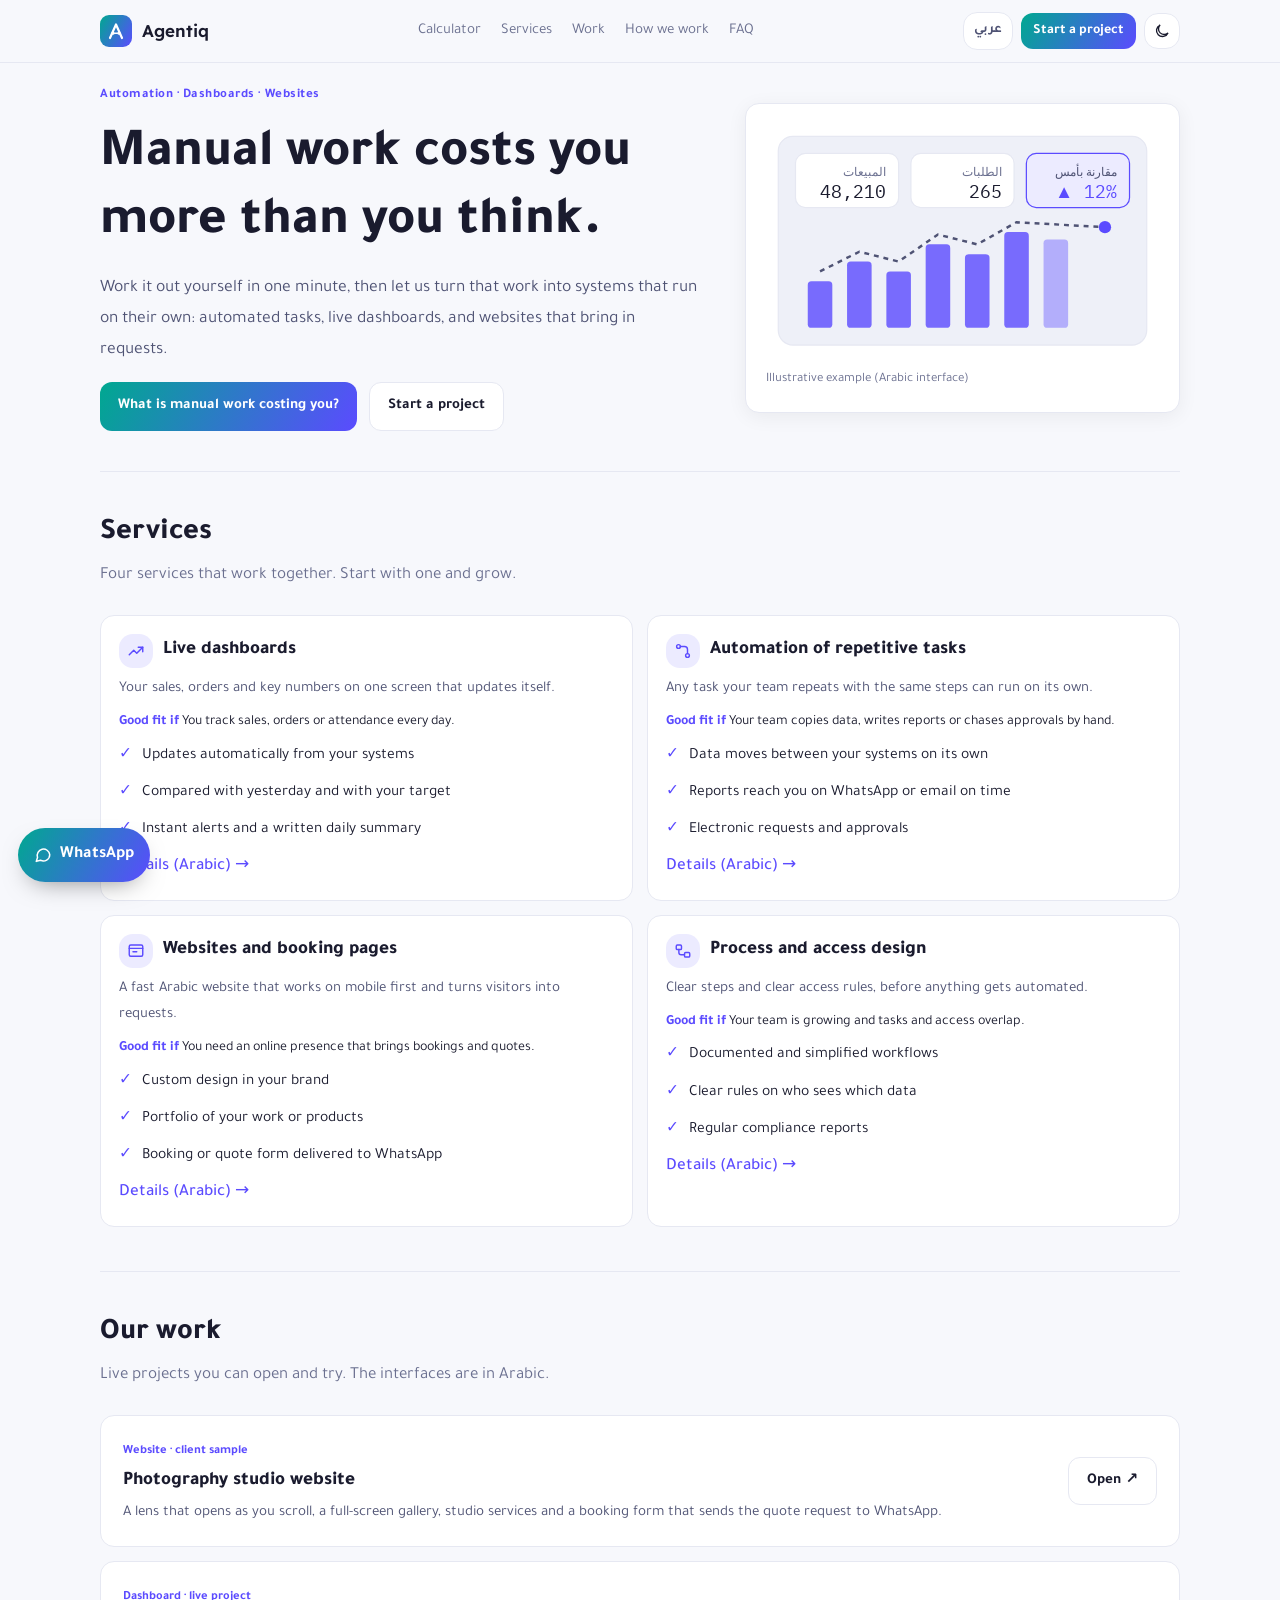
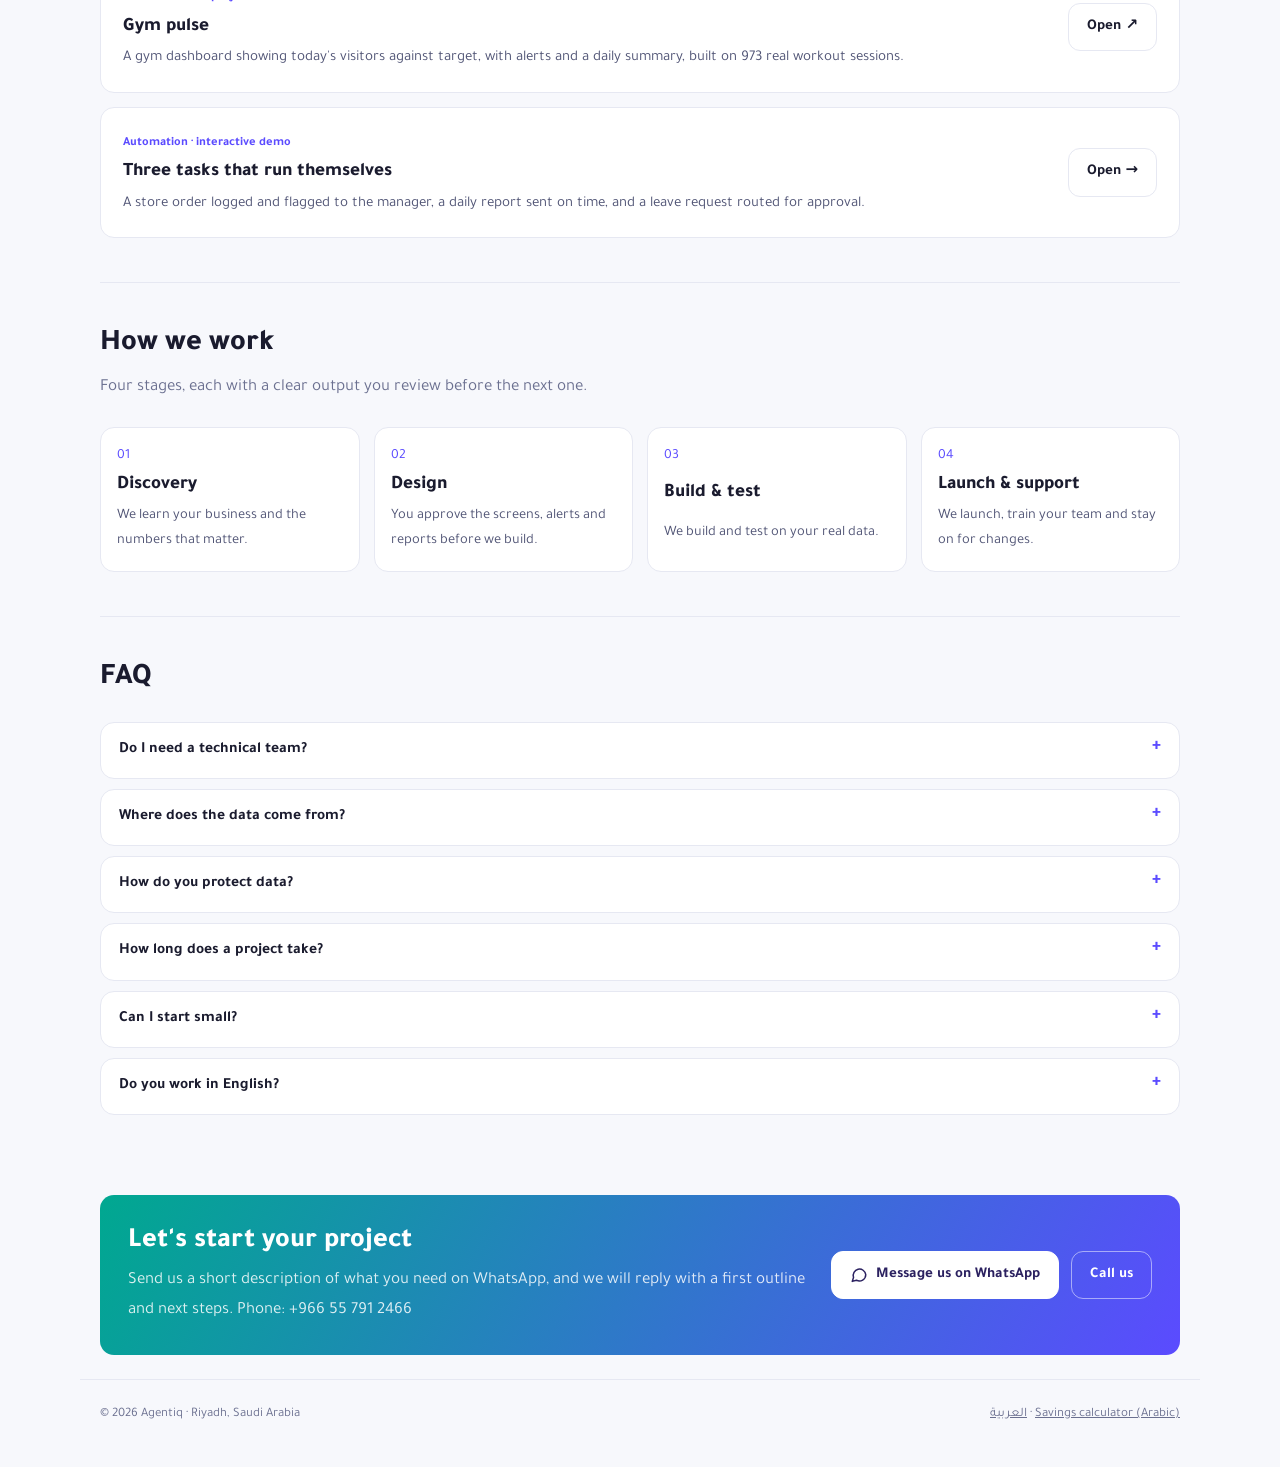
<file: en/index.html>
<!doctype html>
<html lang="en" dir="ltr">
<head>
<meta charset="utf-8">
<meta name="viewport" content="width=device-width, initial-scale=1, viewport-fit=cover">
<title>Agentiq | Live dashboards, automation and websites</title>
<meta name="description" content="Agentiq builds live dashboards for your business numbers, automates repetitive tasks, and designs websites with booking forms. Based in Riyadh, Saudi Arabia.">
<link rel="canonical" href="https://sarahalolayan.github.io/en/"><link rel="alternate" hreflang="ar" href="https://sarahalolayan.github.io/"><link rel="alternate" hreflang="en" href="https://sarahalolayan.github.io/en/"><link rel="alternate" hreflang="x-default" href="https://sarahalolayan.github.io/">
<meta name="theme-color" content="#F7F6FB" media="(prefers-color-scheme: light)">
<meta name="theme-color" content="#14122A" media="(prefers-color-scheme: dark)">
<link rel="icon" href="data:image/svg+xml,%3Csvg xmlns='http://www.w3.org/2000/svg' viewBox='0 0 32 32'%3E%3Crect width='32' height='32' rx='8' fill='%235B47E0'/%3E%3Cpath d='M9 25 L16 8 L23 25' fill='none' stroke='white' stroke-width='3' stroke-linecap='round' stroke-linejoin='round'/%3E%3C/svg%3E">
<meta property="og:type" content="website"><meta property="og:site_name" content="Agentiq"><meta property="og:locale" content="en_US">
<meta property="og:url" content="https://sarahalolayan.github.io/en/"><meta property="og:title" content="Agentiq | Live dashboards, automation and websites"><meta property="og:description" content="Agentiq builds live dashboards for your business numbers, automates repetitive tasks, and designs websites with booking forms. Based in Riyadh, Saudi Arabia.">
<meta property="og:image" content="https://sarahalolayan.github.io/og.png"><meta name="twitter:card" content="summary_large_image">
<link rel="preconnect" href="https://fonts.googleapis.com"><link rel="preconnect" href="https://fonts.gstatic.com" crossorigin><link rel="stylesheet" href="https://fonts.googleapis.com/css2?family=Tajawal:wght@400;500;700;800&family=Readex+Pro:wght@500;600;700&family=IBM+Plex+Mono:wght@400;500&display=swap">
<link rel="stylesheet" href="/assets/site.css">
<script src="/assets/agentiq-config.js" defer></script>
<script type="application/ld+json">{"@context": "https://schema.org", "@type": "Organization", "name": "Agentiq", "url": "https://sarahalolayan.github.io/en/", "telephone": "+966557912466", "areaServed": "SA", "description": "Live dashboards, automation of repetitive tasks, websites with booking forms, and process design."}</script>
</head>
<body>
<a class="skip" href="#main">Skip to content</a>
<nav class="nav"><div class="wrap nav-in">
  <a class="brand" href="/en/" aria-label="Agentiq home"><span class="mark" aria-hidden="true"><svg width="20" height="20" viewBox="0 0 20 20" fill="none" stroke="currentColor" stroke-width="2.2" stroke-linecap="round" stroke-linejoin="round"><path d="M4 17 L10 3.5 L16 17"/><circle cx="7" cy="12.2" r="1.6" fill="currentColor" stroke="none"/><circle cx="13" cy="12.2" r="1.6" fill="currentColor" stroke="none"/><path d="M8.6 12.2 H11.4" stroke-width="1.6"/></svg></span><span>Agentiq</span></a>
  <div class="links" id="links"><a href="/en/calculator/">Calculator</a><a href="#services">Services</a><a href="#work">Work</a><a href="#how">How we work</a><a href="#faq">FAQ</a></div>
  <div class="nav-r"><a class="lang" href="/" lang="ar" hreflang="ar">عربي</a><a class="btn primary sm" href="#contact">Start a project</a>
    <button class="icon-btn" id="theme" type="button" aria-label="Toggle light and dark mode"><svg width="18" height="18" viewBox="0 0 24 24" fill="none" stroke="currentColor" stroke-width="1.8"><path d="M20 14.5A8 8 0 1 1 9.5 4a6.5 6.5 0 0 0 10.5 10.5z"/></svg></button>
    <button class="icon-btn menu-btn" id="menu" type="button" aria-label="Menu" aria-expanded="false" aria-controls="links"><svg width="18" height="18" viewBox="0 0 24 24" fill="none" stroke="currentColor" stroke-width="1.8" stroke-linecap="round"><path d="M4 7h16M4 12h16M4 17h16"/></svg></button></div>
</div></nav>
<main class="wrap" id="main" tabindex="-1">
  <header class="page-hero">
    <div class="txt">
      <span class="eyebrow">Automation · Dashboards · Websites</span>
      <h1>Manual work costs you more than you think.</h1>
      <p>Work it out yourself in one minute, then let us turn that work into systems that run on their own: automated tasks, live dashboards, and websites that bring in requests.</p>
      <div class="cta-row"><a class="btn primary" href="/en/calculator/">What is manual work costing you?</a><a class="btn" href="#contact">Start a project</a></div>
    </div>
    <div class="hero-card"><svg viewBox="0 0 320 190" aria-hidden="true"><rect x="10" y="10" width="300" height="170" rx="12" fill="var(--sunk)" stroke="var(--line)"/>
  <rect x="24" y="24" width="84" height="44" rx="8" fill="var(--surface)" stroke="var(--line)"/><text x="98" y="42" text-anchor="end" font-size="10" fill="var(--muted)" font-family="IBM Plex Sans Arabic">المبيعات</text><text x="98" y="60" text-anchor="end" font-size="15" fill="var(--ink)" font-family="IBM Plex Mono">48,210</text>
  <rect x="118" y="24" width="84" height="44" rx="8" fill="var(--surface)" stroke="var(--line)"/><text x="192" y="42" text-anchor="end" font-size="10" fill="var(--muted)" font-family="IBM Plex Sans Arabic">الطلبات</text><text x="192" y="60" text-anchor="end" font-size="15" fill="var(--ink)" font-family="IBM Plex Mono">265</text>
  <rect x="212" y="24" width="84" height="44" rx="8" fill="var(--accent-soft)" stroke="var(--accent)"/><text x="286" y="42" text-anchor="end" font-size="10" fill="var(--ink-2)" font-family="IBM Plex Sans Arabic">مقارنة بأمس</text><text x="286" y="60" text-anchor="end" font-size="15" fill="var(--accent)" font-family="IBM Plex Mono">▲ 12%</text>
  <g fill="var(--accent)" opacity=".8"><rect x="34" y="128" width="20" height="38" rx="3"/><rect x="66" y="112" width="20" height="54" rx="3"/><rect x="98" y="120" width="20" height="46" rx="3"/><rect x="130" y="98" width="20" height="68" rx="3"/><rect x="162" y="106" width="20" height="60" rx="3"/><rect x="194" y="88" width="20" height="78" rx="3"/><rect x="226" y="94" width="20" height="72" rx="3" opacity=".5"/></g>
  <path fill="none" d="M44 120 L76 104 L108 112 L140 90 L172 98 L204 80 L276 84" fill="none" stroke="var(--ink-2)" stroke-width="2" stroke-dasharray="4 4"/><circle cx="276" cy="84" r="5" fill="var(--accent)"/></svg><span class="cap">Illustrative example (Arabic interface)</span></div>
  </header>

  <section class="block" id="services"><div class="block-head"><h2>Services</h2><p>Four services that work together. Start with one and grow.</p></div><div class="grid g2"><article class="tile"><h3><span class="ic"><svg width="18" height="18" viewBox="0 0 24 24" fill="none" stroke="currentColor" stroke-width="1.9" stroke-linecap="round" stroke-linejoin="round" aria-hidden="true"><path d="M3 17l6-6 4 4 8-8"/><path d="M15 7h6v6"/></svg></span>Live dashboards</h3><p>Your sales, orders and key numbers on one screen that updates itself.</p><p style="font-size:14px;color:var(--ink)"><b style="color:var(--accent)">Good fit if</b> You track sales, orders or attendance every day.</p>
      <ul class="checks" style="font-size:14px"><li>Updates automatically from your systems</li><li>Compared with yesterday and with your target</li><li>Instant alerts and a written daily summary</li></ul><a href="/services/dashboards/" hreflang="ar" style="font-weight:500;text-decoration:none">Details (Arabic) →</a></article><article class="tile"><h3><span class="ic"><svg width="18" height="18" viewBox="0 0 24 24" fill="none" stroke="currentColor" stroke-width="1.9" stroke-linecap="round" stroke-linejoin="round" aria-hidden="true"><circle cx="6" cy="6" r="2.5"/><circle cx="18" cy="18" r="2.5"/><path d="M8.5 6H14a4 4 0 0 1 4 4v5.5"/></svg></span>Automation of repetitive tasks</h3><p>Any task your team repeats with the same steps can run on its own.</p><p style="font-size:14px;color:var(--ink)"><b style="color:var(--accent)">Good fit if</b> Your team copies data, writes reports or chases approvals by hand.</p>
      <ul class="checks" style="font-size:14px"><li>Data moves between your systems on its own</li><li>Reports reach you on WhatsApp or email on time</li><li>Electronic requests and approvals</li></ul><a href="/services/automation/" hreflang="ar" style="font-weight:500;text-decoration:none">Details (Arabic) →</a></article><article class="tile"><h3><span class="ic"><svg width="18" height="18" viewBox="0 0 24 24" fill="none" stroke="currentColor" stroke-width="1.9" stroke-linecap="round" stroke-linejoin="round" aria-hidden="true"><rect x="3" y="4" width="18" height="15" rx="2"/><path d="M3 8.5h18"/><path d="M8 13h5"/></svg></span>Websites and booking pages</h3><p>A fast Arabic website that works on mobile first and turns visitors into requests.</p><p style="font-size:14px;color:var(--ink)"><b style="color:var(--accent)">Good fit if</b> You need an online presence that brings bookings and quotes.</p>
      <ul class="checks" style="font-size:14px"><li>Custom design in your brand</li><li>Portfolio of your work or products</li><li>Booking or quote form delivered to WhatsApp</li></ul><a href="/services/websites/" hreflang="ar" style="font-weight:500;text-decoration:none">Details (Arabic) →</a></article><article class="tile"><h3><span class="ic"><svg width="18" height="18" viewBox="0 0 24 24" fill="none" stroke="currentColor" stroke-width="1.9" stroke-linecap="round" stroke-linejoin="round" aria-hidden="true"><rect x="3" y="4" width="7" height="6" rx="1.5"/><rect x="14" y="14" width="7" height="6" rx="1.5"/><path d="M6.5 10v4a3 3 0 0 0 3 3H14"/></svg></span>Process and access design</h3><p>Clear steps and clear access rules, before anything gets automated.</p><p style="font-size:14px;color:var(--ink)"><b style="color:var(--accent)">Good fit if</b> Your team is growing and tasks and access overlap.</p>
      <ul class="checks" style="font-size:14px"><li>Documented and simplified workflows</li><li>Clear rules on who sees which data</li><li>Regular compliance reports</li></ul><a href="/services/process/" hreflang="ar" style="font-weight:500;text-decoration:none">Details (Arabic) →</a></article></div></section>
  <section class="block" id="work"><div class="block-head"><h2>Our work</h2><p>Live projects you can open and try. The interfaces are in Arabic.</p></div><div class="grid"><div class="example"><div><small>Website · client sample</small><h3>Photography studio website</h3><p>A lens that opens as you scroll, a full-screen gallery, studio services and a booking form that sends the quote request to WhatsApp.</p></div><a class="btn" href="https://sarahalolayan.github.io/demos/studio/" target="_blank" rel="noopener">Open ↗</a></div><div class="example"><div><small>Dashboard · live project</small><h3>Gym pulse</h3><p>A gym dashboard showing today's visitors against target, with alerts and a daily summary, built on 973 real workout sessions.</p></div><a class="btn" href="https://sarahalolayan.github.io/nabd-alnadi/" target="_blank" rel="noopener">Open ↗</a></div><div class="example"><div><small>Automation · interactive demo</small><h3>Three tasks that run themselves</h3><p>A store order logged and flagged to the manager, a daily report sent on time, and a leave request routed for approval.</p></div><a class="btn" href="https://sarahalolayan.github.io/#lab">Open →</a></div></div></section>
  <section class="block" id="how"><div class="block-head"><h2>How we work</h2><p>Four stages, each with a clear output you review before the next one.</p></div><ol class="steps"><li><span class="n">01</span><h3>Discovery</h3><p>We learn your business and the numbers that matter.</p></li><li><span class="n">02</span><h3>Design</h3><p>You approve the screens, alerts and reports before we build.</p></li><li><span class="n">03</span><h3>Build & test</h3><p>We build and test on your real data.</p></li><li><span class="n">04</span><h3>Launch & support</h3><p>We launch, train your team and stay on for changes.</p></li></ol></section>
  <section class="block" id="faq"><div class="block-head"><h2>FAQ</h2></div><div class="faqs"><details class="faq"><summary>Do I need a technical team?</summary><p>No. We build and connect everything; your team just uses the result.</p></details><details class="faq"><summary>Where does the data come from?</summary><p>From the systems you already use: Excel or Google Sheets, your online store (Salla, Zid), point of sale, or a database.</p></details><details class="faq"><summary>How do you protect data?</summary><p>Each user gets only the access they need, and the data stays yours.</p></details><details class="faq"><summary>How long does a project take?</summary><p>It depends on the scope. We set the timeline after the discovery session, before any work starts.</p></details><details class="faq"><summary>Can I start small?</summary><p>Yes. Start with one dashboard or one automated task, then grow.</p></details><details class="faq"><summary>Do you work in English?</summary><p>Yes. We work in Arabic and English. Most of our live samples are in Arabic.</p></details></div></section>
  <div class="band" id="contact"><div><h2>Let's start your project</h2><p>Send us a short description of what you need on WhatsApp, and we will reply with a first outline and next steps. Phone: <span class="num">+966 55 791 2466</span></p></div>
    <div class="cta-row"><a class="btn" href="https://wa.me/966557912466?text=Hello%2C%20I%20would%20like%20to%20discuss%20a%20project%20with%20Agentiq." target="_blank" rel="noopener"><svg width="18" height="18" viewBox="0 0 24 24" fill="none" stroke="currentColor" stroke-width="2" stroke-linecap="round" stroke-linejoin="round" aria-hidden="true"><path d="M21 11.5a8.4 8.4 0 0 1-12.4 7.4L3 20.5l1.7-5.3A8.4 8.4 0 1 1 21 11.5z"/></svg>Message us on WhatsApp</a><a class="btn ghost" href="tel:+966557912466">Call us</a></div></div>
</main>
<footer class="wrap"><span>© <span class="num" id="year">2026</span> Agentiq · Riyadh, Saudi Arabia</span><span><a href="/" lang="ar">العربية</a> · <a href="/hours/" lang="ar">Savings calculator (Arabic)</a></span></footer>
<a class="fab" href="https://wa.me/966557912466?text=Hello%2C%20I%20would%20like%20to%20discuss%20a%20project%20with%20Agentiq." target="_blank" rel="noopener" aria-label="Message us on WhatsApp"><svg width="18" height="18" viewBox="0 0 24 24" fill="none" stroke="currentColor" stroke-width="2" stroke-linecap="round" stroke-linejoin="round" aria-hidden="true"><path d="M21 11.5a8.4 8.4 0 0 1-12.4 7.4L3 20.5l1.7-5.3A8.4 8.4 0 1 1 21 11.5z"/></svg><span>WhatsApp</span></a>
<script src="/assets/site.js" defer></script>
</body></html>
</file>
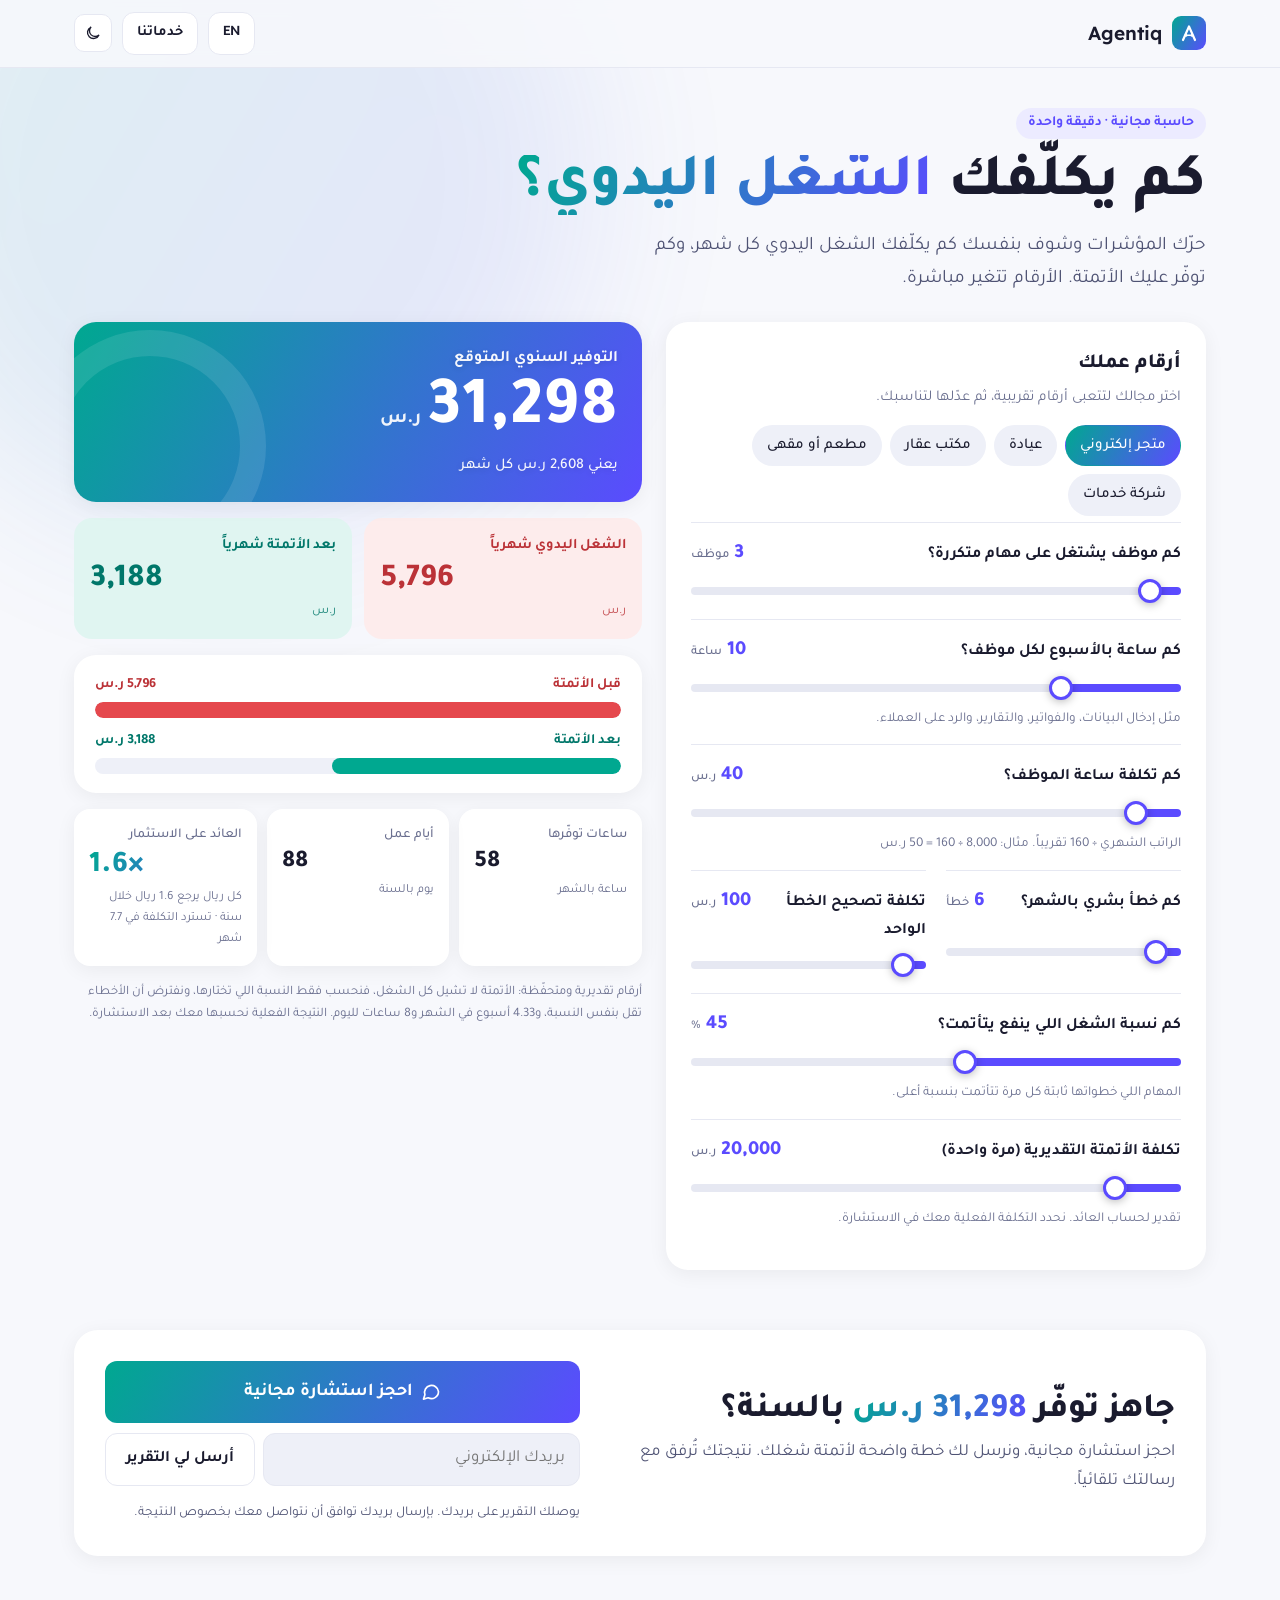
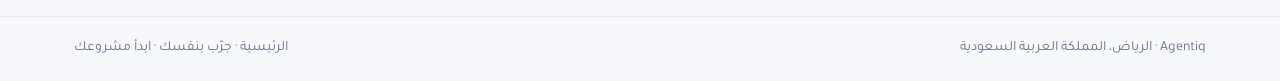
<file: hours/index.html>
<!doctype html>
<html lang="ar" dir="rtl">
<head>
<meta charset="utf-8">
<meta name="viewport" content="width=device-width, initial-scale=1, viewport-fit=cover">
<title>كم يكلّفك الشغل اليدوي؟ | Agentiq</title>
<meta name="description" content="احسب بنفسك كم يكلّفك الشغل اليدوي شهرياً وسنوياً، وكم توفّر الأتمتة، والعائد على كل ريال تدفعه. حاسبة مجانية من Agentiq.">
<link rel="canonical" href="https://sarahalolayan.github.io/hours/">
<meta name="theme-color" content="#F7F8FC" media="(prefers-color-scheme: light)">
<meta name="theme-color" content="#0F1020" media="(prefers-color-scheme: dark)">
<link rel="icon" href="data:image/svg+xml,%3Csvg xmlns='http://www.w3.org/2000/svg' viewBox='0 0 32 32'%3E%3Crect width='32' height='32' rx='8' fill='%235B4BFF'/%3E%3Cpath d='M9 25 L16 8 L23 25' fill='none' stroke='white' stroke-width='3' stroke-linecap='round' stroke-linejoin='round'/%3E%3C/svg%3E">
<meta property="og:type" content="website">
<meta property="og:site_name" content="Agentiq">
<meta property="og:locale" content="ar_SA">
<meta property="og:url" content="https://sarahalolayan.github.io/hours/">
<meta property="og:title" content="كم يكلّفك الشغل اليدوي؟">
<meta property="og:description" content="حرّك المؤشرات وشوف بنفسك كم يكلّفك الشغل اليدوي، وكم توفّر عليك الأتمتة.">
<meta property="og:image" content="https://sarahalolayan.github.io/og.png">
<meta name="twitter:card" content="summary_large_image">
<link rel="preconnect" href="https://fonts.googleapis.com">
<link rel="preconnect" href="https://fonts.gstatic.com" crossorigin>
<link href="https://fonts.googleapis.com/css2?family=Tajawal:wght@400;500;700;800&family=Readex+Pro:wght@600&display=swap" rel="stylesheet">
<script src="/assets/agentiq-config.js" defer></script>
<style>
  /* Light by default, matching the rest of the site. Dark only when the visitor's device asks for it (or the toggle),
     using the same purple and teal family so both modes feel like one brand. */
  :root{
    --bg:#F7F8FC; --surface:#FFFFFF; --sunk:#EEF0F8; --ink:#1A1B2E; --ink-2:#4F5374; --muted:#6B7090; --line:#E6E8F2;
    --accent:#5B4BFF; --accent-soft:#ECEBFF;
    --grad:linear-gradient(120deg,#00A890 0%,#5B4BFF 100%);
    --red:#BB3237; --red-fill:#E5484D; --red-soft:#FDECEC; --green:#00776A; --green-fill:#00A890; --green-soft:#E0F5F1;
    --track:#E6E8F2; --shadow:0 4px 20px rgba(0,0,0,.06); --card-border:transparent;
    --f:"Tajawal","IBM Plex Sans Arabic",Tahoma,sans-serif;
    color-scheme:light;
  }
  @media (prefers-color-scheme: dark){:root:not([data-theme="light"]){
    --bg:#0F1020; --surface:#181A2E; --sunk:#20223A; --ink:#F3F4FF; --ink-2:#C3C7E4; --muted:#9AA0C3; --line:#2A2D4A;
    --accent:#A49CFF; --accent-soft:#24234A;
    --grad:linear-gradient(120deg,#00A890 0%,#5B4BFF 100%);
    --red:#FF6B6B; --red-fill:#FF6B6B; --red-soft:#3A1E25; --green:#00C2A8; --green-fill:#00C2A8; --green-soft:#10302D;
    --track:#2A2D4A; --shadow:none; --card-border:#2A2D4A; color-scheme:dark}}
  :root[data-theme="dark"]{
    --bg:#0F1020; --surface:#181A2E; --sunk:#20223A; --ink:#F3F4FF; --ink-2:#C3C7E4; --muted:#9AA0C3; --line:#2A2D4A;
    --accent:#A49CFF; --accent-soft:#24234A;
    --grad:linear-gradient(120deg,#00A890 0%,#5B4BFF 100%);
    --red:#FF6B6B; --red-fill:#FF6B6B; --red-soft:#3A1E25; --green:#00C2A8; --green-fill:#00C2A8; --green-soft:#10302D;
    --track:#2A2D4A; --shadow:none; --card-border:#2A2D4A; color-scheme:dark}

  *{box-sizing:border-box;margin:0;padding:0}
  html{-webkit-text-size-adjust:100%}
  body{background:var(--bg);color:var(--ink);font-family:var(--f);font-size:17px;line-height:1.7;overflow-x:clip}
  body::before{content:"";position:fixed;top:-20%;left:-10%;width:60vw;height:60vw;max-width:720px;max-height:720px;border-radius:50%;background:var(--grad);opacity:.10;filter:blur(80px);z-index:-1;pointer-events:none}
  a{color:inherit;text-decoration:none}
  button,input,select{font:inherit;color:inherit}
  :focus-visible{outline:2px solid var(--accent);outline-offset:3px}
  .num{font-variant-numeric:tabular-nums;direction:ltr;unicode-bidi:isolate}
  .sr{position:absolute;width:1px;height:1px;overflow:hidden;clip:rect(0 0 0 0);white-space:nowrap}
  .wrap{max-width:1180px;margin-inline:auto;padding-inline:24px}
  .skip{position:absolute;right:12px;top:-60px;background:var(--ink);color:var(--bg);padding:8px 14px;border-radius:8px;z-index:80}
  .skip:focus{top:12px}

  header{position:sticky;top:env(safe-area-inset-top,0px);z-index:40;background:color-mix(in srgb,var(--bg) 86%,transparent);backdrop-filter:blur(10px);border-bottom:1px solid var(--line)}
  .hdr{display:flex;align-items:center;justify-content:space-between;gap:16px;padding-block:12px}
  .brand{display:flex;align-items:center;gap:10px;font-family:"Readex Pro",sans-serif;font-weight:600;font-size:19px}
  .brand i{width:34px;height:34px;border-radius:9px;background:var(--grad);color:#fff;display:grid;place-items:center}
  .hdr-end{display:flex;gap:10px;align-items:center}
  .icon-btn{width:38px;height:38px;border-radius:10px;border:1px solid var(--line);background:var(--surface);display:grid;place-items:center;cursor:pointer}
  .btn{display:inline-flex;align-items:center;justify-content:center;gap:8px;padding:12px 20px;border-radius:12px;border:1px solid var(--line);background:var(--surface);font-weight:700;font-size:16px;cursor:pointer;transition:filter .2s,transform .2s}
  .btn:hover{transform:translateY(-1px)}
  .btn.grad{background:var(--grad);border:0;color:#fff}
  .btn.grad:hover{filter:brightness(1.08)}
  .btn.sm{padding:8px 14px;font-size:14.5px}

  .intro{padding-block:40px 26px;display:grid;gap:10px;max-width:760px}
  .tag{justify-self:start;font-size:14px;font-weight:700;padding:4px 12px;border-radius:99px;background:var(--accent-soft);color:var(--accent)}
  h1{font-size:clamp(34px,5.4vw,60px);font-weight:800;line-height:1.2}
  .gt{background:var(--grad);-webkit-background-clip:text;background-clip:text;color:transparent}
  .intro p{font-size:19px;color:var(--ink-2);max-width:56ch}

  .layout{display:grid;grid-template-columns:minmax(0,1fr) minmax(0,1.05fr);gap:24px;align-items:start;padding-bottom:40px}
  .card{background:var(--surface);border:1px solid var(--card-border);border-radius:22px;padding:24px;box-shadow:var(--shadow)}
  .card h2{font-size:20px;font-weight:800;margin-bottom:4px}
  .card .sub{color:var(--muted);font-size:15px}

  .industries{display:flex;flex-wrap:wrap;gap:8px;margin:14px 0 6px}
  .ind{padding:7px 14px;border-radius:99px;border:1px solid transparent;background:var(--sunk);cursor:pointer;font-size:15px;font-weight:500}
  .ind[aria-pressed="true"]{background:var(--grad);color:#fff;border-color:transparent}

  .field{display:grid;gap:6px;padding-block:14px;border-top:1px solid var(--line);min-width:0}
  .f-top{display:flex;justify-content:space-between;align-items:baseline;gap:12px}
  .f-top label{font-weight:700;font-size:16px}
  .f-top output{font-weight:800;font-size:20px;color:var(--accent);white-space:nowrap}
  .f-top output small{font-size:13px;color:var(--muted);font-weight:500}
  .hint{font-size:13.5px;color:var(--muted)}
  input[type=range]{-webkit-appearance:none;appearance:none;width:100%;height:28px;background:transparent;cursor:pointer}
  input[type=range]::-webkit-slider-runnable-track{height:8px;border-radius:99px;background:linear-gradient(to left,var(--accent) var(--fill,50%),var(--track) var(--fill,50%))}
  input[type=range]::-moz-range-track{height:8px;border-radius:99px;background:var(--track)}
  input[type=range]::-moz-range-progress{height:8px;border-radius:99px;background:var(--accent)}
  input[type=range]::-webkit-slider-thumb{-webkit-appearance:none;width:24px;height:24px;margin-top:-8px;border-radius:50%;background:#fff;border:3px solid var(--accent);box-shadow:0 2px 8px rgba(0,0,0,.25)}
  input[type=range]::-moz-range-thumb{width:20px;height:20px;border-radius:50%;background:#fff;border:3px solid var(--accent)}
  .two{display:grid;grid-template-columns:1fr 1fr;gap:0 20px}

  .results{position:sticky;top:78px;display:grid;gap:16px}
  .hero-num{border-radius:22px;padding:24px;background:var(--grad);color:#fff;display:grid;gap:4px;box-shadow:var(--shadow);position:relative;overflow:hidden}
  .hero-num::after{content:"";position:absolute;left:-40px;bottom:-60px;width:180px;height:180px;border-radius:50%;border:26px solid rgba(255,255,255,.1)}
  .hero-num>span{font-size:16px;opacity:.95;font-weight:700;text-shadow:0 1px 8px rgba(0,0,0,.18)}
  .hero-num b{font-size:clamp(44px,6vw,68px);font-weight:800;line-height:1.05}
  .hero-num b small{font-size:20px;font-weight:700;opacity:.92;margin-inline-start:6px}
  .hero-num p{opacity:.95;font-size:15px;font-weight:500;text-shadow:0 1px 8px rgba(0,0,0,.18)}
  .compare{display:grid;grid-template-columns:1fr 1fr;gap:12px}
  .cmp{border-radius:18px;padding:16px;display:grid;gap:2px}
  .cmp>span{font-size:14.5px;font-weight:700}
  .cmp b{font-size:clamp(24px,3vw,32px);font-weight:800;line-height:1.2}
  .cmp small{font-size:13px;opacity:.85}
  .cmp.before{background:var(--red-soft);color:var(--red)}
  .cmp.after{background:var(--green-soft);color:var(--green)}
  .bars{display:grid;gap:12px;padding:18px 20px}
  .bar{display:grid;gap:4px}
  .bar .l{display:flex;justify-content:space-between;font-size:14px;font-weight:700}
  .bar .t{height:16px;border-radius:99px;background:var(--sunk);overflow:hidden}
  .bar .t i{display:block;height:100%;border-radius:99px;transition:width .35s ease}
  .bar.before .l{color:var(--red)} .bar.after .l{color:var(--green)}
  .bar.before .t i{background:var(--red-fill)}
  .bar.after .t i{background:var(--green-fill)}
  .stats{display:grid;grid-template-columns:repeat(3,minmax(0,1fr));gap:10px}
  .stat{background:var(--surface);border:1px solid var(--card-border);box-shadow:var(--shadow);border-radius:16px;padding:14px;display:grid;gap:2px;align-content:start}
  .stat>span{font-size:13.5px;color:var(--muted);font-weight:500}
  .stat b{font-size:24px;font-weight:800;line-height:1.2}
  .stat small{font-size:12.5px;color:var(--muted)}
  .stat.roi b{font-size:30px}
  .note{font-size:13px;color:var(--muted)}

  .cta{margin-block:20px 60px;border-radius:24px;padding:30px;background:var(--surface);border:1px solid var(--card-border);box-shadow:var(--shadow);display:grid;grid-template-columns:minmax(0,1.2fr) minmax(0,1fr);gap:24px;align-items:center;scroll-margin-top:80px}
  .cta h2{font-size:clamp(24px,3vw,34px);font-weight:800;line-height:1.3}
  .cta p{color:var(--ink-2);margin-top:6px}
  .cta-actions{display:grid;gap:10px}
  .cta-actions .btn.grad{width:100%;font-size:18px;padding:16px 20px}
  .mail{display:flex;gap:8px}
  .mail input{flex:1;min-width:0;border:1px solid var(--line);background:var(--sunk);border-radius:12px;padding:11px 14px;direction:ltr;text-align:right}
  .mail input:focus{outline:0;border-color:var(--accent)}
  .msg{font-size:13.5px;min-height:20px;color:var(--muted)}
  .msg.err{color:var(--red)}
  footer{border-top:1px solid var(--line);padding-block:20px calc(20px + env(safe-area-inset-bottom,0px));font-size:14px;color:var(--muted)}
  footer .wrap{display:flex;justify-content:space-between;gap:12px;flex-wrap:wrap}
  footer a:hover{color:var(--accent)}

  .dock{display:none}
  @media (max-width:900px){
    .layout,.cta{grid-template-columns:minmax(0,1fr)}
    .results{position:static}
    .dock{position:fixed;inset-inline:0;bottom:0;z-index:30;display:flex;justify-content:space-between;align-items:center;gap:10px;padding:10px 16px calc(10px + env(safe-area-inset-bottom,0px));background:var(--grad);color:#fff;font-weight:700}
    .dock[hidden]{display:none}
    .dock b{font-size:20px}
    .dock a{background:#fff;color:#2b2160;border-radius:10px;padding:7px 12px;font-size:14px;white-space:nowrap}
    body{padding-bottom:64px}
  }
  @media (max-width:560px){
    .wrap{padding-inline:16px}
    .card{padding:18px}
    .two{grid-template-columns:minmax(0,1fr)}
    .stats{grid-template-columns:minmax(0,1fr) minmax(0,1fr)}
    .stats .roi{grid-column:1/-1}
    .mail{flex-direction:column}
    .cta{padding:22px}
  }
  @media (prefers-reduced-motion:reduce){*{transition:none!important}}
</style>
</head>
<body>
<a class="skip" href="#calc">تخطَّ إلى الحاسبة</a>
<header><div class="wrap hdr">
  <a class="brand" href="/" aria-label="Agentiq، الصفحة الرئيسية"><i aria-hidden="true"><svg width="20" height="20" viewBox="0 0 20 20" fill="none" stroke="currentColor" stroke-width="2.2" stroke-linecap="round" stroke-linejoin="round"><path d="M4 17 L10 3.5 L16 17"/><circle cx="7" cy="12.2" r="1.5" fill="currentColor" stroke="none"/><circle cx="13" cy="12.2" r="1.5" fill="currentColor" stroke="none"/><path d="M8.6 12.2 H11.4" stroke-width="1.5"/></svg></i><span lang="en">Agentiq</span></a>
  <div class="hdr-end">
    <a class="btn sm" href="/en/calculator/" lang="en" hreflang="en">EN</a>
    <a class="btn sm" href="/#services">خدماتنا</a>
    <button class="icon-btn" id="theme" type="button" aria-label="الوضع الداكن" aria-pressed="false"><svg width="18" height="18" viewBox="0 0 24 24" fill="none" stroke="currentColor" stroke-width="1.8"><path d="M20 14.5A8 8 0 1 1 9.5 4a6.5 6.5 0 0 0 10.5 10.5z"/></svg></button>
  </div>
</div></header>

<main class="wrap" id="calc">
  <div class="intro">
    <span class="tag">حاسبة مجانية · دقيقة واحدة</span>
    <h1>كم يكلّفك <span class="gt">الشغل اليدوي؟</span></h1>
    <p>حرّك المؤشرات وشوف بنفسك كم يكلّفك الشغل اليدوي كل شهر، وكم توفّر عليك الأتمتة. الأرقام تتغير مباشرة.</p>
  </div>

  <div class="layout">
    <section class="card" aria-labelledby="in-h">
      <h2 id="in-h">أرقام عملك</h2>
      <p class="sub">اختر مجالك لتتعبى أرقام تقريبية، ثم عدّلها لتناسبك.</p>
      <div class="industries" id="industries" role="group" aria-label="مجال العمل">
        <button class="ind" type="button" data-k="store" aria-pressed="true">متجر إلكتروني</button>
        <button class="ind" type="button" data-k="clinic" aria-pressed="false">عيادة</button>
        <button class="ind" type="button" data-k="realty" aria-pressed="false">مكتب عقار</button>
        <button class="ind" type="button" data-k="food" aria-pressed="false">مطعم أو مقهى</button>
        <button class="ind" type="button" data-k="services" aria-pressed="false">شركة خدمات</button>
      </div>

      <div class="field">
        <div class="f-top"><label for="emp">كم موظف يشتغل على مهام متكررة؟</label><output for="emp" id="o-emp"></output></div>
        <input type="range" id="emp" min="1" max="50" step="1">
      </div>
      <div class="field">
        <div class="f-top"><label for="hrs">كم ساعة بالأسبوع لكل موظف؟</label><output for="hrs" id="o-hrs"></output></div>
        <input type="range" id="hrs" min="1" max="40" step="1">
        <span class="hint">مثل إدخال البيانات، والفواتير، والتقارير، والرد على العملاء.</span>
      </div>
      <div class="field">
        <div class="f-top"><label for="rate">كم تكلفة ساعة الموظف؟</label><output for="rate" id="o-rate"></output></div>
        <input type="range" id="rate" min="20" max="300" step="5">
        <span class="hint">الراتب الشهري ÷ 160 تقريباً. مثال: 8,000 ÷ 160 = 50 ر.س</span>
      </div>
      <div class="two">
        <div class="field">
          <div class="f-top"><label for="err">كم خطأ بشري بالشهر؟</label><output for="err" id="o-err"></output></div>
          <input type="range" id="err" min="0" max="100" step="1">
        </div>
        <div class="field">
          <div class="f-top"><label for="errc">تكلفة تصحيح الخطأ الواحد</label><output for="errc" id="o-errc"></output></div>
          <input type="range" id="errc" min="0" max="2000" step="10">
        </div>
      </div>
      <div class="field">
        <div class="f-top"><label for="auto">كم نسبة الشغل اللي ينفع يتأتمت؟</label><output for="auto" id="o-auto"></output></div>
        <input type="range" id="auto" min="10" max="90" step="5">
        <span class="hint">المهام اللي خطواتها ثابتة كل مرة تتأتمت بنسبة أعلى.</span>
      </div>
      <div class="field">
        <div class="f-top"><label for="inv">تكلفة الأتمتة التقديرية (مرة واحدة)</label><output for="inv" id="o-inv"></output></div>
        <input type="range" id="inv" min="3000" max="150000" step="1000">
        <span class="hint">تقدير لحساب العائد. نحدد التكلفة الفعلية معك في الاستشارة.</span>
      </div>
    </section>

    <section class="results" aria-labelledby="out-h" aria-live="polite">
      <h2 id="out-h" class="sr">النتيجة</h2>
      <div class="hero-num">
        <span>التوفير السنوي المتوقع</span>
        <b><span class="num" id="r-year">0</span><small>ر.س</small></b>
        <p>يعني <span class="num" id="r-month-save">0</span> ر.س كل شهر</p>
      </div>
      <div class="compare">
        <div class="cmp before"><span>الشغل اليدوي شهرياً</span><b class="num" id="r-before">0</b><small>ر.س</small></div>
        <div class="cmp after"><span>بعد الأتمتة شهرياً</span><b class="num" id="r-after">0</b><small>ر.س</small></div>
      </div>
      <div class="card bars" aria-hidden="true">
        <div class="bar before"><div class="l"><span>قبل الأتمتة</span><span><span class="num" id="b-before">0</span> ر.س</span></div><div class="t"><i id="bb" style="width:100%"></i></div></div>
        <div class="bar after"><div class="l"><span>بعد الأتمتة</span><span><span class="num" id="b-after">0</span> ر.س</span></div><div class="t"><i id="ba" style="width:40%"></i></div></div>
      </div>
      <div class="stats">
        <div class="stat"><span>ساعات توفّرها</span><b class="num" id="r-hours">0</b><small>ساعة بالشهر</small></div>
        <div class="stat"><span>أيام عمل</span><b class="num" id="r-days">0</b><small>يوم بالسنة</small></div>
        <div class="stat roi"><span>العائد على الاستثمار</span><b class="num gt" id="r-roi">0</b><small id="r-pay">كل ريال يرجع لك</small></div>
      </div>
      <p class="note">أرقام تقديرية ومتحفّظة: الأتمتة لا تشيل كل الشغل، فنحسب فقط النسبة اللي تختارها، ونفترض أن الأخطاء تقل بنفس النسبة، و4.33 أسبوع في الشهر و8 ساعات لليوم. النتيجة الفعلية نحسبها معك بعد الاستشارة.</p>
    </section>
  </div>

  <section class="cta" id="cta" aria-labelledby="cta-h">
    <div>
      <h2 id="cta-h">جاهز توفّر <span class="gt"><span class="num" id="c-year">0</span> ر.س</span> بالسنة؟</h2>
      <p>احجز استشارة مجانية، ونرسل لك خطة واضحة لأتمتة شغلك. نتيجتك تُرفق مع رسالتك تلقائياً.</p>
    </div>
    <div class="cta-actions">
      <a class="btn grad" id="wa" href="https://wa.me/966557912466" target="_blank" rel="noopener"><svg width="20" height="20" viewBox="0 0 24 24" fill="none" stroke="currentColor" stroke-width="2" stroke-linecap="round" stroke-linejoin="round" aria-hidden="true"><path d="M21 11.5a8.4 8.4 0 0 1-12.4 7.4L3 20.5l1.7-5.3A8.4 8.4 0 1 1 21 11.5z"/></svg>احجز استشارة مجانية</a>
      <form class="mail" id="mail" novalidate>
        <label for="em" class="sr">بريدك الإلكتروني</label>
        <input name="website" tabindex="-1" autocomplete="off" aria-hidden="true" style="position:absolute;width:1px;height:1px;overflow:hidden;clip-path:inset(50%);opacity:0">
        <input id="em" type="email" inputmode="email" autocomplete="email" placeholder="بريدك الإلكتروني">
        <button class="btn" type="submit">أرسل لي التقرير</button>
      </form>
      <p class="msg" id="msg">يوصلك التقرير على بريدك. بإرسال بريدك توافق أن نتواصل معك بخصوص النتيجة.</p>
    </div>
  </section>
</main>

<div class="dock" id="dock"><span>توفير سنوي: <b class="num" id="d-year">0</b> ر.س</span><a href="#cta">احجز استشارة</a></div>

<footer><div class="wrap"><span><span lang="en">Agentiq</span> · الرياض، المملكة العربية السعودية</span><span><a href="/">الرئيسية</a> · <a href="/lab/">جرّب بنفسك</a> · <a href="/#start">ابدأ مشروعك</a></span></div></footer>

<script>
(function(){
  const $ = (s) => document.querySelector(s);
  const fmt = (n, d = 0) => Number(n).toLocaleString('en-US', { minimumFractionDigits: d, maximumFractionDigits: d });

  // theme: follows the device; the button overrides it (same key as the rest of the site)
  const root = document.documentElement;
  try { const t = localStorage.getItem('theme'); if (t) root.dataset.theme = t; } catch (e) {}
  const isDark = () => root.dataset.theme ? root.dataset.theme === 'dark' : matchMedia('(prefers-color-scheme: dark)').matches;
  const syncThemeBtn = () => { const d = isDark(); $('#theme').setAttribute('aria-pressed', d); $('#theme').setAttribute('aria-label', d ? 'الوضع الفاتح' : 'الوضع الداكن'); };
  syncThemeBtn();
  $('#theme').addEventListener('click', () => { root.dataset.theme = isDark() ? 'light' : 'dark'; try { localStorage.setItem('theme', root.dataset.theme); } catch (e) {} syncThemeBtn(); });

  // typical starting numbers per field of work
  const PRESETS = {
    store:    { emp: 3,  hrs: 10, rate: 40, err: 6,  errc: 100, auto: 45, inv: 20000 },
    clinic:   { emp: 4,  hrs: 8,  rate: 50, err: 4,  errc: 200, auto: 40, inv: 22000 },
    realty:   { emp: 4,  hrs: 8,  rate: 55, err: 3,  errc: 300, auto: 40, inv: 20000 },
    food:     { emp: 5,  hrs: 5,  rate: 30, err: 8,  errc: 60,  auto: 35, inv: 15000 },
    services: { emp: 6,  hrs: 8,  rate: 60, err: 5,  errc: 250, auto: 45, inv: 30000 },
  };
  const ids = ['emp', 'hrs', 'rate', 'err', 'errc', 'auto', 'inv'];
  const el = Object.fromEntries(ids.map((k) => [k, $('#' + k)]));
  const UNIT = { emp: 'موظف', hrs: 'ساعة', rate: 'ر.س', err: 'خطأ', errc: 'ر.س', auto: '%', inv: 'ر.س' };

  function load(k){
    const p = PRESETS[k]; ids.forEach((id) => el[id].value = p[id]);
    document.querySelectorAll('.ind').forEach((b) => b.setAttribute('aria-pressed', String(b.dataset.k === k)));
    update();
  }
  $('#industries').addEventListener('click', (e) => { const b = e.target.closest('.ind'); if (b) load(b.dataset.k); });

  let summary = '', lead = {};
  function update(){
    const v = Object.fromEntries(ids.map((id) => [id, +el[id].value]));
    ids.forEach((id) => {
      $('#o-' + id).innerHTML = `<span class="num">${fmt(v[id])}</span> <small>${UNIT[id]}</small>`;
      const r = el[id]; r.style.setProperty('--fill', ((r.value - r.min) / (r.max - r.min) * 100) + '%');
    });
    const a = v.auto / 100;
    const hoursMonth = v.emp * v.hrs * 4.33;
    const before = hoursMonth * v.rate + v.err * v.errc;
    const after = hoursMonth * (1 - a) * v.rate + v.err * (1 - a) * v.errc;
    const saveMonth = before - after, saveYear = saveMonth * 12;
    const hoursSaved = hoursMonth * a, days = hoursSaved * 12 / 8;
    const roi = v.inv > 0 ? saveYear / v.inv : 0, payback = saveMonth > 0 ? v.inv / saveMonth : 0;

    ['#r-year', '#c-year', '#d-year'].forEach((s) => $(s).textContent = fmt(saveYear));
    $('#r-month-save').textContent = fmt(saveMonth);
    $('#r-before').textContent = fmt(before); $('#r-after').textContent = fmt(after);
    $('#b-before').textContent = fmt(before); $('#b-after').textContent = fmt(after);
    $('#ba').style.width = (before > 0 ? after / before * 100 : 0) + '%';
    $('#r-hours').textContent = fmt(hoursSaved); $('#r-days').textContent = fmt(days);
    $('#r-roi').textContent = fmt(roi, 1) + '×';
    $('#r-pay').textContent = `كل ريال يرجع ${fmt(roi, 1)} ريال خلال سنة · تسترد التكلفة في ${payback < 1 ? 'أقل من شهر' : fmt(payback, 1) + ' شهر'}`;

    const ind = document.querySelector('.ind[aria-pressed="true"]');
    summary = [
      'نتيجة حاسبة تكلفة الشغل اليدوي (Agentiq):',
      `المجال: ${ind ? ind.textContent : 'أرقام مخصصة'}`,
      `${v.emp} موظف × ${v.hrs} ساعة أسبوعياً على مهام متكررة، تكلفة الساعة ${v.rate} ر.س`,
      `${v.err} خطأ شهرياً بتكلفة ${fmt(v.errc)} ر.س للخطأ، ونسبة الأتمتة الممكنة ${v.auto}%`,
      `التكلفة الحالية: ${fmt(before)} ر.س شهرياً، وبعد الأتمتة: ${fmt(after)} ر.س شهرياً`,
      `التوفير السنوي المتوقع: ${fmt(saveYear)} ر.س، و${fmt(hoursSaved)} ساعة شهرياً (${fmt(days)} يوم عمل بالسنة)`,
      `العائد: كل ريال يرجع ${fmt(roi, 1)} ريال خلال سنة`,
    ].join('\n');
    lead = Object.assign({ industry: ind ? ind.dataset.k : 'custom' }, v);
    $('#wa').href = 'https://wa.me/966557912466?text=' + encodeURIComponent(summary + '\n\nأرغب بحجز استشارة مجانية.');
  }
  ids.forEach((id) => el[id].addEventListener('input', () => {
    document.querySelectorAll('.ind').forEach((b) => b.setAttribute('aria-pressed', 'false')); update();
  }));
  load('store');

  // email report: sends the lead to the Google Sheet (LEADS_ENDPOINT), which emails the report; otherwise opens the mail app
  $('#mail').addEventListener('submit', (e) => {
    e.preventDefault();
    const m = $('#em').value.trim(), msg = $('#msg');
    if (!/^[^\s@]+@[^\s@]+\.[^\s@]{2,}$/.test(m)) { msg.textContent = 'اكتب بريداً إلكترونياً صحيحاً، مثل name@company.com'; msg.className = 'msg err'; $('#em').focus(); return; }
    const fallback = () => { location.href = `mailto:${encodeURIComponent(m)}?subject=${encodeURIComponent('تقرير تكلفة الشغل اليدوي')}&body=${encodeURIComponent(summary + '\n\nللاستشارة المجانية: https://wa.me/966557912466')}`; msg.textContent = 'فتحنا بريدك برسالة فيها التقرير. اضغط إرسال لتحفظها عندك.'; msg.className = 'msg'; };
    const url = window.LEADS_ENDPOINT;
    if (!url) { fallback(); }
    else {
      const btn = $('#mail button'); btn.disabled = true; msg.textContent = 'جارٍ الإرسال…'; msg.className = 'msg';
      const body = new URLSearchParams(Object.assign({ email: m, lang: 'ar', page: location.pathname, website: $('#mail [name=website]').value }, lead));
      fetch(url, { method: 'POST', mode: 'no-cors', body })
        .then(() => { msg.textContent = 'وصل طلبك. التقرير بيوصل بريدك خلال دقائق، وإذا ما لقيته شيّك على الرسائل غير المرغوبة.'; msg.className = 'msg'; $('#em').value = ''; })
        .catch(fallback)
        .finally(() => { btn.disabled = false; });
    }
    try { if (window.goatcounter && goatcounter.count) goatcounter.count({ path: 'click/report-email', title: 'report', event: true }); } catch (err) {}
  });

  // phones: hide the bottom bar once the call to action is on screen
  if ('IntersectionObserver' in window) new IntersectionObserver((es) => { $('#dock').hidden = es[0].isIntersecting; }, { threshold: .2 }).observe($('#cta'));

  // count WhatsApp clicks once visitor statistics are switched on
  document.addEventListener('click', (e) => { const a = e.target.closest && e.target.closest('a[href*="wa.me"]'); if (!a) return;
    try { if (window.goatcounter && goatcounter.count) goatcounter.count({ path: 'click/whatsapp:/hours/', title: 'click', event: true }); } catch (err) {} });
})();
</script>
</body>
</html>
</file>
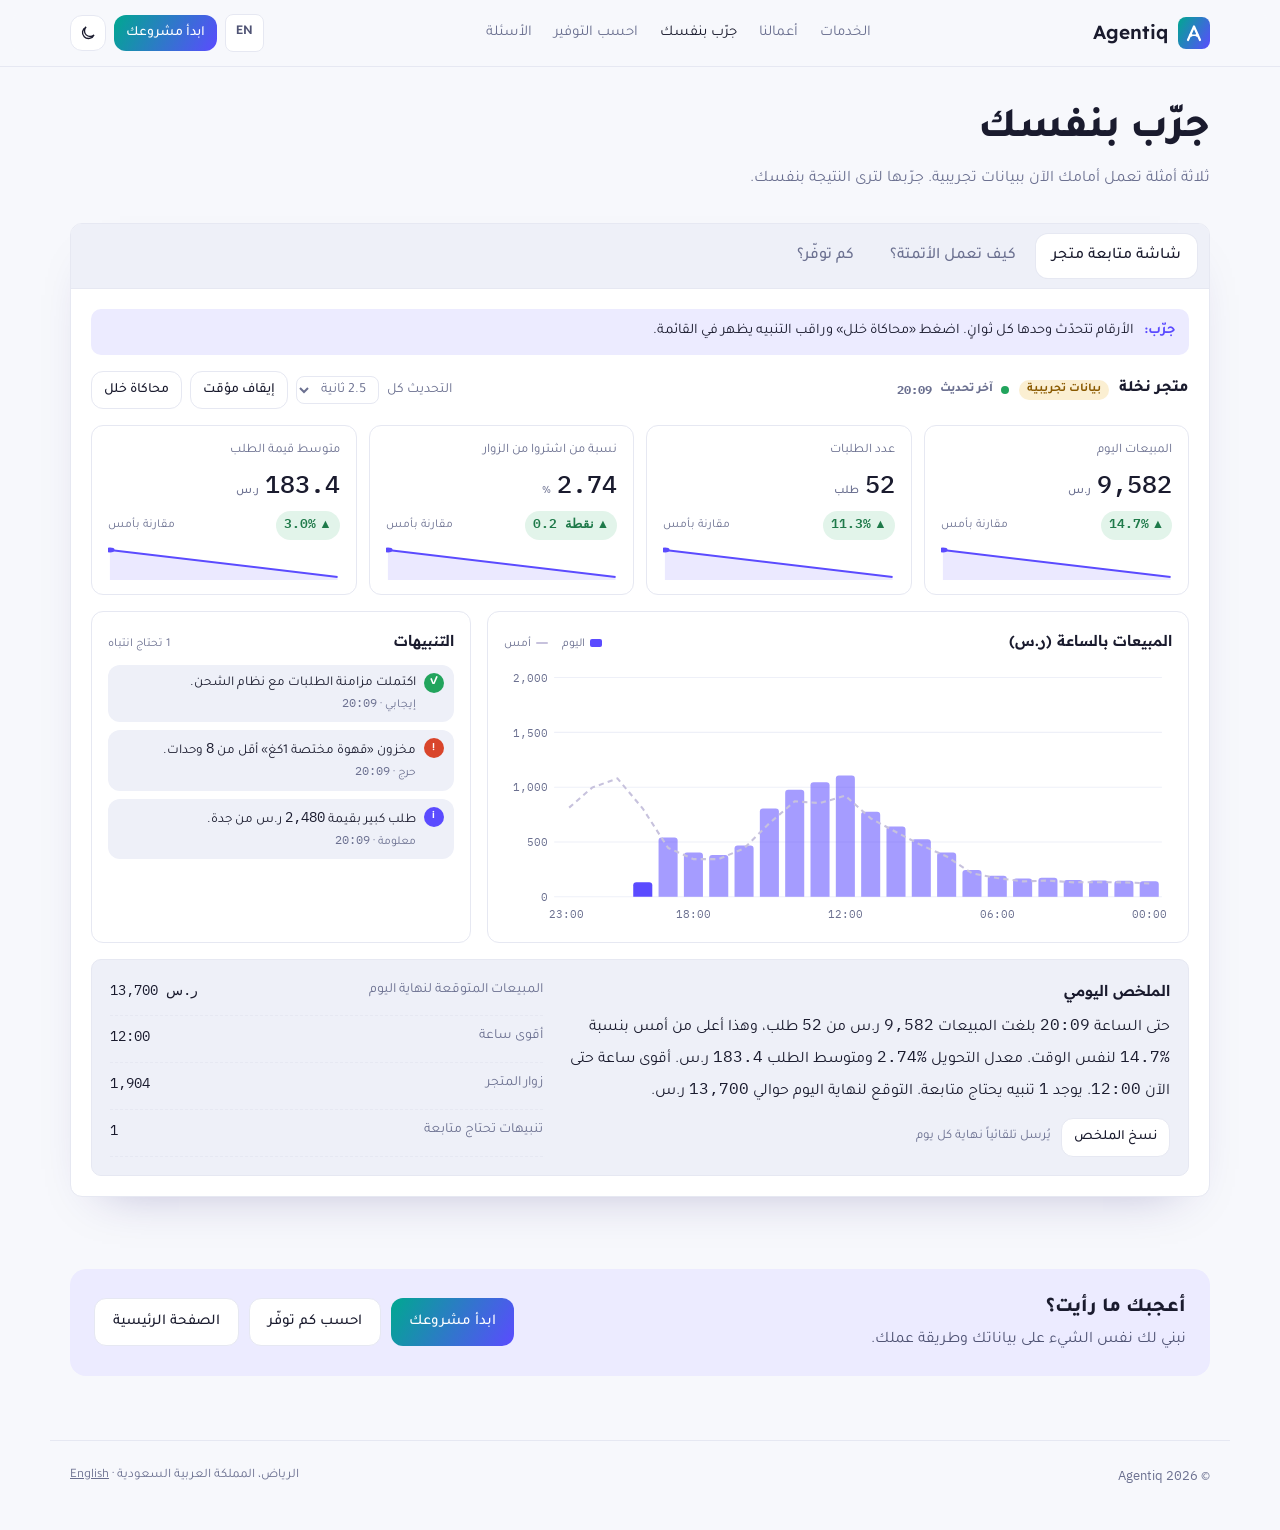
<file: lab/index.html>
<!doctype html>
<html lang="ar" dir="rtl">
<head>
<meta charset="utf-8">
<meta name="viewport" content="width=device-width, initial-scale=1, viewport-fit=cover">
<meta name="description" content="Agentiq: شاشات متابعة حية لأرقام عملك، أتمتة المهام المتكررة، مواقع إلكترونية بنماذج حجز، وتنظيم الإجراءات والصلاحيات.">
<meta name="theme-color" content="#F7F6FB" media="(prefers-color-scheme: light)">
<meta name="theme-color" content="#14122A" media="(prefers-color-scheme: dark)">
<link rel="canonical" href="https://sarahalolayan.github.io/lab/">
<meta name="robots" content="noindex">
<link rel="icon" href="data:image/svg+xml,%3Csvg xmlns='http://www.w3.org/2000/svg' viewBox='0 0 32 32'%3E%3Crect width='32' height='32' rx='8' fill='%230E6E6B'/%3E%3Cpath d='M9 25 L16 8 L23 25' fill='none' stroke='white' stroke-width='3' stroke-linecap='round' stroke-linejoin='round'/%3E%3Ccircle cx='12.5' cy='19' r='2' fill='white'/%3E%3Ccircle cx='19.5' cy='19' r='2' fill='white'/%3E%3C/svg%3E">
<meta property="og:type" content="website">
<meta property="og:site_name" content="Agentiq">
<meta property="og:locale" content="ar_SA">
<meta property="og:url" content="https://sarahalolayan.github.io/lab/">
<meta property="og:title" content="Agentiq | لوحات بيانات حية وأتمتة">
<meta property="og:description" content="Agentiq: شاشات متابعة حية لأرقام عملك، أتمتة المهام المتكررة، مواقع إلكترونية بنماذج حجز، وتنظيم الإجراءات والصلاحيات.">
<meta property="og:image" content="https://sarahalolayan.github.io/og.png">
<meta property="og:image:width" content="1200">
<meta property="og:image:height" content="630">
<meta name="twitter:card" content="summary_large_image">
<meta name="twitter:title" content="Agentiq | لوحات بيانات حية وأتمتة">
<meta name="twitter:description" content="Agentiq: شاشات متابعة حية لأرقام عملك، أتمتة المهام المتكررة، مواقع إلكترونية بنماذج حجز، وتنظيم الإجراءات والصلاحيات.">
<meta name="twitter:image" content="https://sarahalolayan.github.io/og.png">
<script type="application/ld+json">{"@context": "https://schema.org", "@type": "Organization", "name": "Agentiq", "url": "https://sarahalolayan.github.io/", "logo": "https://sarahalolayan.github.io/og.png", "telephone": "+966557912466", "areaServed": "SA", "address": {"@type": "PostalAddress", "addressLocality": "الرياض", "addressCountry": "SA"}, "description": "Agentiq: شاشات متابعة حية لأرقام عملك، أتمتة المهام المتكررة، مواقع إلكترونية بنماذج حجز، وتنظيم الإجراءات والصلاحيات."}</script>
<title>جرّب بنفسك | Agentiq</title>
<link rel="preconnect" href="https://fonts.googleapis.com">
<link rel="preconnect" href="https://fonts.gstatic.com" crossorigin>
<link rel="stylesheet" href="https://fonts.googleapis.com/css2?family=IBM+Plex+Sans+Arabic:wght@400;500;600&family=Amiri:wght@700&family=Readex+Pro:wght@500;600;700&family=IBM+Plex+Mono:wght@400;500&display=swap">
<style>
/* Layout: hero with a live operations log, service trio, tabbed interactive lab, filterable work grid, expandable timeline, contact band */
[hidden]{display:none!important}
.sr-only{position:absolute!important;width:1px;height:1px;padding:0;margin:-1px;overflow:hidden;clip:rect(0 0 0 0);white-space:nowrap;border:0}
:root{
  --bg:#EEF2F1; --surface:#FAFCFB; --sunk:#F2F6F5; --ink:#1E2C33; --ink-2:#46555C; --muted:#5C6B70; --line:#D9E2E0; --grid:#E6ECEA;
  --accent:#2B7A74; --accent-ink:#FFFFFF; --accent-soft:#DDEEEA;
  --good:#166437; --good-soft:#DDF1E4; --warn:#7E520E; --warn-soft:#F8EBD3; --bad:#A0310A; --bad-soft:#F9E0D6;
  --st-good:#0ca30c; --st-warn:#fab219; --st-bad:#d03b3b; --st-info:#2a78d6;
  --ghost:#A9B8B6;
  --f-display:"Readex Pro","IBM Plex Sans Arabic",Tahoma,sans-serif;
  --f-body:"IBM Plex Sans Arabic",Tahoma,"Segoe UI",sans-serif;
  --f-data:"IBM Plex Mono",ui-monospace,Consolas,monospace;
  --r:10px;
}
@media (prefers-color-scheme: dark){:root:not([data-theme="light"]){
  --bg:#121B20; --surface:#18242A; --sunk:#151F25; --ink:#D5DFE0; --ink-2:#AFBDBF; --muted:#8A9A9C; --line:#273539; --grid:#202D32;
  --accent:#5FAFA6; --accent-ink:#0E2422; --accent-soft:#1C3633;
  --good:#5BCB8A; --good-soft:#143323; --warn:#E3B354; --warn-soft:#352914; --bad:#F2875E; --bad-soft:#3A1E14;
  --ghost:#566A6B; color-scheme:dark}}
:root[data-theme="dark"]{
  --bg:#121B20; --surface:#18242A; --sunk:#151F25; --ink:#D5DFE0; --ink-2:#AFBDBF; --muted:#8A9A9C; --line:#273539; --grid:#202D32;
  --accent:#5FAFA6; --accent-ink:#0E2422; --accent-soft:#1C3633;
  --good:#5BCB8A; --good-soft:#143323; --warn:#E3B354; --warn-soft:#352914; --bad:#F2875E; --bad-soft:#3A1E14;
  --ghost:#566A6B; color-scheme:dark}

*{box-sizing:border-box}
html{scroll-behavior:smooth}
body{margin:0;background:var(--bg);color:var(--ink);font-family:var(--f-body);font-size:16px;line-height:1.75;direction:rtl}
.wrap{max-width:1180px;margin-inline:auto;padding-inline:20px}
h1,h2,h3{font-family:var(--f-display);text-wrap:balance;margin:0;line-height:1.3}
p{margin:0}
a{color:var(--accent)}
button,select,input{font:inherit;color:inherit}
:focus-visible{outline:2px solid var(--accent);outline-offset:2px}
.num{font-family:var(--f-data);font-variant-numeric:tabular-nums;direction:ltr;unicode-bidi:isolate}
.muted{color:var(--muted)}
.en{font-family:var(--f-body);direction:ltr;unicode-bidi:isolate}

/* nav */
.nav{position:sticky;top:env(safe-area-inset-top,0px);z-index:20;background:color-mix(in srgb,var(--bg) 88%,transparent);backdrop-filter:blur(8px);border-bottom:1px solid transparent}
.nav.scrolled{border-bottom-color:var(--line)}
.nav-in{display:flex;align-items:center;justify-content:space-between;gap:16px;padding-block:14px}
.brand{display:flex;align-items:center;gap:10px;font-family:var(--f-display);font-weight:600;font-size:17px;color:var(--ink);text-decoration:none}
.mark{width:32px;height:32px;border-radius:8px;background:var(--accent);color:var(--accent-ink);display:grid;place-items:center;font-family:var(--f-data);font-size:13px;font-weight:500;letter-spacing:.02em}
.links{display:flex;gap:22px;font-size:15px;align-items:center}
.links a{color:var(--muted);text-decoration:none}
.links a:hover,.links a.on{color:var(--ink)}
.icon-btn{width:36px;height:36px;border-radius:8px;border:1px solid var(--line);background:var(--surface);display:grid;place-items:center;cursor:pointer}
.icon-btn:hover{border-color:var(--ink-2)}
.menu-btn{display:none}
.lang-link{font-size:13.5px;font-weight:600;padding:6px 10px;border:1px solid var(--line);border-radius:8px;text-decoration:none;color:var(--ink-2);background:var(--surface)}

/* buttons */
.btn{display:inline-flex;align-items:center;gap:8px;padding:10px 18px;border-radius:8px;border:1px solid var(--line);background:var(--surface);color:var(--ink);text-decoration:none;cursor:pointer;font-weight:500;font-size:15px}
.btn:hover{border-color:var(--ink-2)}
.btn.primary{background:var(--accent);border-color:var(--accent);color:var(--accent-ink)}
.btn.primary:hover{filter:brightness(1.07)}
.btn.sm{padding:6px 12px;font-size:14px}
.chip{font-size:13px;padding:4px 12px;border-radius:99px;border:1px solid var(--line);background:transparent;cursor:pointer}
.chip[aria-pressed="true"],.chip[aria-selected="true"]{background:var(--ink);color:var(--bg);border-color:var(--ink)}

/* hero */
.hero{display:grid;grid-template-columns:minmax(0,1.25fr) minmax(0,1fr);gap:40px;align-items:center;padding-block:56px 40px}
.hero-text{display:grid;gap:18px}
.eyebrow{font-size:13px;letter-spacing:.04em;color:var(--accent);font-weight:600}
.hero h1{font-size:clamp(30px,4.6vw,48px);font-weight:700}
.hero h1 em{font-style:normal;color:var(--accent)}
.hero p{color:var(--ink-2);font-size:18px;max-width:58ch}
.cta-row{display:flex;gap:12px;flex-wrap:wrap}
.opslog{background:var(--surface);border:1px solid var(--line);border-radius:14px;box-shadow:0 18px 50px -30px rgba(18,32,51,.25);overflow:hidden}
.opslog-head{display:flex;justify-content:space-between;align-items:center;padding:12px 16px;border-bottom:1px solid var(--line);background:var(--sunk);font-size:13px;color:var(--muted)}
.live{display:inline-flex;align-items:center;gap:8px}
.dot{width:8px;height:8px;border-radius:50%;background:var(--st-good);animation:pulse 1.8s infinite}
@keyframes pulse{0%{box-shadow:0 0 0 0 color-mix(in srgb,var(--st-good) 60%,transparent)}100%{box-shadow:0 0 0 8px transparent}}
.opslog-kpis{display:grid;grid-template-columns:repeat(3,minmax(0,1fr));border-bottom:1px solid var(--line)}
.opslog-kpis div{padding:12px 16px;display:grid;gap:2px}
.opslog-kpis div+div{border-inline-start:1px solid var(--line)}
.opslog-kpis span{font-size:12px;color:var(--muted)}
.opslog-kpis b{font-family:var(--f-data);font-weight:500;font-size:20px}
.opslog ul{list-style:none;margin:0;padding:10px 16px 14px;display:grid;gap:8px;height:228px;overflow:hidden}
.opslog li{display:grid;grid-template-columns:auto 18px minmax(0,1fr);gap:10px;align-items:baseline;font-size:13.5px;line-height:1.5}
.opslog li time{font-family:var(--f-data);font-size:12px;color:var(--muted)}
.opslog li i{font-style:normal;font-size:12px;text-align:center}
.opslog li.new{animation:slide .45s ease}
@keyframes slide{from{transform:translateY(-8px);opacity:0}to{transform:none;opacity:1}}

.facts-strip{display:grid;grid-template-columns:repeat(4,minmax(0,1fr));gap:0;border-block:1px solid var(--line);margin-bottom:24px}
.facts-strip div{padding:18px 4px;display:grid;gap:2px}
.facts-strip div+div{border-inline-start:1px solid var(--line);padding-inline-start:20px}
.facts-strip b{font-family:var(--f-data);font-size:28px;font-weight:500}
.facts-strip span{font-size:14px;color:var(--muted)}

/* sections */
section.block{padding-block:64px;display:grid;gap:30px;scroll-margin-top:70px}
.block-head{display:grid;gap:8px;max-width:680px}
.block-head h2{font-size:clamp(25px,3.4vw,34px);font-weight:600}
.block-head p{color:var(--muted)}

.services{display:grid;grid-template-columns:repeat(3,minmax(0,1fr));gap:16px}
.service{background:var(--surface);border:1px solid var(--line);border-radius:12px;padding:22px;display:grid;gap:12px;align-content:start}
.service h3{font-size:19px;font-weight:600;display:flex;gap:10px;align-items:center}
.service h3 svg{flex:none;color:var(--accent)}
.service p{color:var(--ink-2);font-size:15px}
.service ul{margin:0;padding:0;list-style:none;display:grid;gap:6px;font-size:14.5px}
.service li{display:flex;gap:8px}
.service li::before{content:"";flex:none;width:6px;height:6px;border-radius:50%;background:var(--accent);margin-top:.7em}
.service .try{font-size:14px;font-weight:500;text-decoration:none;margin-top:4px}
.integrations{display:flex;flex-wrap:wrap;gap:8px 18px;color:var(--muted);font-size:15px;align-items:baseline}
.integrations b{color:var(--ink);font-weight:500}

/* lab */
.lab{background:var(--surface);border:1px solid var(--line);border-radius:14px;overflow:hidden;box-shadow:0 18px 50px -30px rgba(18,32,51,.35)}
.tabs{display:flex;gap:4px;padding:10px 12px;border-bottom:1px solid var(--line);background:var(--sunk);overflow-x:auto}
.tab{padding:8px 16px;border-radius:8px;border:none;background:transparent;cursor:pointer;font-weight:500;color:var(--muted);white-space:nowrap}
.tab[aria-selected="true"]{background:var(--surface);color:var(--ink);box-shadow:0 1px 0 var(--line),0 0 0 1px var(--line)}
.panel-body{padding:20px;display:grid;gap:16px}
.bar{display:flex;align-items:center;justify-content:space-between;gap:12px;flex-wrap:wrap}
.bar h3{font-size:16px;font-weight:600;display:flex;gap:10px;align-items:center;flex-wrap:wrap}
.tag{font-size:12px;padding:2px 8px;border-radius:99px;background:var(--warn-soft);color:var(--warn);font-weight:600}
.controls{display:flex;gap:8px;align-items:center;flex-wrap:wrap;font-size:14px;color:var(--muted)}
.controls select{padding:5px 8px;border-radius:8px;border:1px solid var(--line);background:var(--surface);font-size:14px}
.paused .dot{background:var(--muted);animation:none}

/* store demo */
.kpis{display:grid;grid-template-columns:repeat(4,minmax(0,1fr));gap:12px}
.kpi{border:1px solid var(--line);border-radius:var(--r);padding:14px 16px;display:grid;gap:6px}
.kpi-label{font-size:13px;color:var(--muted)}
.kpi-value{font-size:25px;font-weight:500;line-height:1.2}
.kpi-row{display:flex;align-items:center;justify-content:space-between;gap:8px}
.delta{font-size:12.5px;padding:2px 8px;border-radius:99px;font-weight:600;white-space:nowrap}
.delta.up{background:var(--good-soft);color:var(--good)}
.delta.down{background:var(--bad-soft);color:var(--bad)}
.delta.flat{background:var(--sunk);color:var(--muted)}
.kpi-sub{font-size:12px;color:var(--muted)}
.spark{width:100%;height:34px;display:block}
.flash{animation:flash .6s ease}
@keyframes flash{0%{color:var(--accent)}100%{color:inherit}}
.mid{display:grid;grid-template-columns:minmax(0,1.85fr) minmax(0,1fr);gap:16px}
.box{border:1px solid var(--line);border-radius:var(--r);padding:16px;min-width:0;display:grid;gap:10px;align-content:start}
.box-head{display:flex;align-items:baseline;justify-content:space-between;gap:10px;flex-wrap:wrap}
.box-head h4{font-family:var(--f-display);font-size:15px;font-weight:600;margin:0}
.legend{display:flex;gap:14px;font-size:12px;color:var(--muted)}
.legend i{display:inline-block;width:12px;height:8px;border-radius:2px;margin-inline-end:5px;vertical-align:middle}
.chart-box{overflow-x:auto}
svg{direction:ltr}
#chart{width:100%;min-width:480px;height:auto;display:block}
svg text{fill:var(--muted);font-family:var(--f-data);font-size:11px}
.alerts{list-style:none;margin:0;padding:0;display:grid;gap:8px;max-height:300px;overflow-y:auto}
.alert{display:grid;grid-template-columns:20px minmax(0,1fr);gap:8px;padding:8px 10px;border-radius:8px;background:var(--sunk);font-size:13.5px;line-height:1.55}
.alert .ic{width:20px;height:20px;border-radius:50%;display:grid;place-items:center;font-size:11px;font-weight:700;color:#fff}
.alert.bad .ic{background:var(--st-bad)} .alert.warn .ic{background:var(--st-warn);color:#2a1d00} .alert.good .ic{background:var(--st-good)} .alert.info .ic{background:var(--st-info)}
.alert small{display:block;color:var(--muted);font-size:12px}
.alert-new{animation:slide .4s ease}
.summary{border:1px solid var(--line);border-radius:var(--r);padding:18px;display:grid;grid-template-columns:minmax(0,1.4fr) minmax(0,1fr);gap:20px;background:var(--sunk)}
.summary h4{font-family:var(--f-display);font-size:15px;font-weight:600;margin:0 0 6px}
.dl{display:grid;gap:8px;margin:0;padding:0;list-style:none;font-size:14px}
.dl li{display:flex;justify-content:space-between;gap:10px;border-bottom:1px dashed var(--line);padding-bottom:6px}
.dl span:first-child{color:var(--muted)}
.sum-foot{display:flex;gap:10px;align-items:center;flex-wrap:wrap;margin-top:12px;font-size:13px;color:var(--muted)}

/* automation */
.flow{list-style:none;margin:0;padding:0;display:grid;grid-template-columns:repeat(5,minmax(0,1fr));gap:14px;position:relative}
.node{position:relative;border:1px solid var(--line);border-radius:10px;padding:12px;display:grid;gap:4px;background:var(--surface);transition:border-color .3s,background .3s}
.node:not(:last-child)::after{content:"";position:absolute;top:50%;inset-inline-end:-15px;width:16px;height:2px;background:var(--line)}
.node .k{font-size:11.5px;color:var(--muted);display:flex;justify-content:space-between;align-items:center}
.node b{font-family:var(--f-display);font-weight:600;font-size:14.5px}
.node .tool{font-size:12.5px;color:var(--ink-2)}
.node .st{width:18px;height:18px;border-radius:50%;border:2px solid var(--line);display:grid;place-items:center;font-size:10px;color:#fff}
.node.cond{border-style:dashed}
.node.running{border-color:var(--accent);background:var(--accent-soft)}
.node.running .st{border-color:var(--accent);border-top-color:transparent;animation:spin .7s linear infinite}
.node.done .st{background:var(--st-good);border-color:var(--st-good)}
.node.done:not(:last-child)::after{background:var(--st-good)}
.node.skip{border-style:dashed;background:var(--sunk)}
.node.skip b{color:var(--muted);text-decoration:line-through;text-decoration-thickness:1px}
.node.skip .st{border-style:dashed}
@keyframes spin{to{transform:rotate(360deg)}}
.auto-grid{display:grid;grid-template-columns:minmax(0,1.6fr) minmax(0,1fr);gap:16px}
.console{background:var(--sunk);border:1px solid var(--line);border-radius:10px;padding:12px 14px;font-size:14px;line-height:1.7;height:220px;overflow-y:auto;display:grid;align-content:start;gap:4px}
.console div{display:grid;grid-template-columns:auto 18px minmax(0,1fr);gap:8px;align-items:baseline}
.console .t{font-family:var(--f-data);font-size:12px;color:var(--muted)}
.console .ok{color:var(--good);font-weight:600}
.console .skip-i{color:var(--muted)}
.compare{display:grid;gap:12px;align-content:start}
.cmp-row{display:grid;gap:4px;font-size:14px}
.cmp-row .track{height:10px;border-radius:5px;background:var(--grid);overflow:hidden}
.cmp-row .track i{display:block;height:100%;border-radius:5px}
.big-num{font-family:var(--f-data);font-size:26px;font-weight:500;color:var(--accent)}

/* roi */
.roi{display:grid;grid-template-columns:minmax(0,1fr) minmax(0,1fr);gap:28px}
.field{display:grid;gap:6px}
.field label{display:flex;justify-content:space-between;gap:8px;font-size:14.5px}
.field output{font-family:var(--f-data);color:var(--accent);font-weight:500}
input[type=range]{width:100%;accent-color:var(--accent)}
.roi-out{background:var(--sunk);border:1px solid var(--line);border-radius:12px;padding:20px;display:grid;gap:16px;align-content:start}
.roi-out .row{display:grid;grid-template-columns:repeat(2,minmax(0,1fr));gap:12px}
.roi-out .cell{display:grid;gap:2px}
.roi-out .cell span{font-size:13px;color:var(--muted)}
.roi-out .cell b{font-family:var(--f-data);font-weight:500;font-size:24px}
.roi-note{font-size:12.5px;color:var(--muted)}

/* work */
.filters{display:flex;gap:6px;flex-wrap:wrap}
.work{display:grid;grid-template-columns:repeat(3,minmax(0,1fr));gap:16px}
.card{background:var(--surface);border:1px solid var(--line);border-radius:12px;padding:20px;display:grid;gap:12px;align-content:start;transition:transform .2s,border-color .2s}
.card:hover{transform:translateY(-2px);border-color:var(--ink-2)}
.card.feature{grid-column:span 2;grid-template-columns:minmax(0,1fr) minmax(0,1fr);gap:20px;align-items:start}
.card .cat{font-size:12px;color:var(--accent);font-weight:600;letter-spacing:.02em}
.card h3{font-size:19px;font-weight:600}
.card p{color:var(--ink-2);font-size:15px}
.tags{display:flex;flex-wrap:wrap;gap:6px}
.tags span{font-size:12.5px;padding:1px 10px;border-radius:99px;background:var(--accent-soft)}
.card .links-row{display:flex;gap:14px;flex-wrap:wrap;font-size:14px;font-weight:500}
.card .links-row a{text-decoration:none}
.card .links-row a:hover{text-decoration:underline}
.mini{border:1px solid var(--line);border-radius:10px;padding:14px;background:var(--sunk);display:grid;gap:10px}
.mini-kpis{display:grid;grid-template-columns:repeat(3,minmax(0,1fr));gap:8px}
.mini-kpis div{display:grid}
.mini-kpis span{font-size:11.5px;color:var(--muted)}
.mini-kpis b{font-family:var(--f-data);font-weight:500;font-size:18px}
.mini svg{width:100%;height:60px;display:block}
.card[hidden]{display:none}
.card.wide{grid-column:span 2}
@media (max-width:600px){.card.wide{grid-column:auto}}

/* timeline */
.timeline{list-style:none;margin:0;padding:0;display:grid;gap:0;border-inline-start:2px solid var(--line);margin-inline-start:8px}
.role{position:relative;padding-inline-start:26px;padding-block:6px 18px}
.role::before{content:"";position:absolute;inset-inline-start:-7px;top:14px;width:12px;height:12px;border-radius:50%;background:var(--surface);border:2px solid var(--accent)}
.role:first-child::before{background:var(--accent)}
.role button{all:unset;cursor:pointer;display:grid;gap:2px;width:100%}
.role button:focus-visible{outline:2px solid var(--accent);outline-offset:4px;border-radius:6px}
.role .yr{font-family:var(--f-data);font-size:13px;color:var(--muted)}
.role h3{font-size:18px;font-weight:600;display:flex;gap:10px;align-items:baseline;flex-wrap:wrap}
.role h3 .chev{font-size:13px;color:var(--muted);transition:transform .2s}
.role[data-open="true"] .chev{transform:rotate(180deg)}
.role .org{font-size:14.5px;color:var(--ink-2)}
.role .org .en{color:var(--muted);font-size:13px}
.role ul{margin:10px 0 0;padding-inline-start:18px;color:var(--ink-2);font-size:15px;display:grid;gap:6px;max-width:75ch}
.role[data-open="false"] ul{display:none}

.skills{display:grid;grid-template-columns:repeat(3,minmax(0,1fr));gap:28px}
.skills h3{font-size:16px;font-weight:600;margin-bottom:10px}
.chips{display:flex;flex-wrap:wrap;gap:6px}
.chips span{font-size:13.5px;padding:3px 12px;border-radius:99px;border:1px solid var(--line);background:var(--surface)}
.creds{display:grid;grid-template-columns:repeat(2,minmax(0,1fr));gap:28px}
.creds ul{list-style:none;margin:0;padding:0;display:grid;gap:10px}
.creds li{display:flex;justify-content:space-between;gap:12px;border-bottom:1px solid var(--line);padding-bottom:10px}
.creds li small{display:block;color:var(--muted);font-size:13px}

.contact{background:var(--ink);color:var(--bg);border-radius:16px;padding:40px 32px;display:grid;grid-template-columns:minmax(0,1.2fr) minmax(0,1fr);gap:32px;margin-block:24px 56px;scroll-margin-top:70px}
.contact h2{font-size:clamp(25px,3.4vw,34px)}
.contact p{opacity:.8;max-width:56ch;margin-top:10px}
.contact-list{display:grid;gap:10px;align-content:start}
.ci{display:flex;justify-content:space-between;align-items:center;gap:10px;padding:12px 14px;border-radius:10px;background:color-mix(in srgb,var(--bg) 8%,transparent);border:1px solid color-mix(in srgb,var(--bg) 18%,transparent)}
.ci span{font-size:13px;opacity:.75}
.ci>div{min-width:0}
.ci b,.ci a{overflow-wrap:anywhere}
.ci a,.ci b{color:var(--bg);font-weight:500;text-decoration:none}
.ci button{font-size:12.5px;padding:3px 10px;border-radius:99px;border:1px solid color-mix(in srgb,var(--bg) 35%,transparent);background:transparent;color:var(--bg);cursor:pointer}
footer{padding-block:24px 40px;color:var(--muted);font-size:13px;border-top:1px solid var(--line);display:flex;justify-content:space-between;gap:12px;flex-wrap:wrap}


/* ---------- motion & graphics ---------- */
.hero-shell{position:relative;isolation:isolate}
#net{position:absolute;inset:0;opacity:.7;width:100%;height:100%;z-index:-1;pointer-events:none;
  -webkit-mask-image:radial-gradient(ellipse 75% 85% at 50% 45%,#000 45%,transparent 100%);mask-image:radial-gradient(ellipse 75% 85% at 50% 45%,#000 45%,transparent 100%)}
.hero-shell::before{content:"";position:absolute;inset:0;z-index:-2;pointer-events:none;
  background-image:radial-gradient(var(--line) 1px,transparent 1.2px);background-size:22px 22px;opacity:.55;
  -webkit-mask-image:linear-gradient(#000,transparent 90%);mask-image:linear-gradient(#000,transparent 90%)}
#rot{display:inline-block;transition:opacity .35s,transform .35s}
#rot.out{opacity:0;transform:translateY(-10px)}
.hero h1 .caret{display:inline-block;width:3px;height:.9em;background:var(--accent);margin-inline-start:6px;vertical-align:-.08em;border-radius:2px;animation:blink 1s steps(1) infinite}
@keyframes blink{50%{opacity:0}}
.opslog{position:relative}
.opslog::after{content:"";position:absolute;inset:-1px;border-radius:14px;padding:1px;pointer-events:none;
  background:conic-gradient(from var(--ang,0deg),transparent 0 70%,var(--accent) 85%,transparent 100%);
  -webkit-mask:linear-gradient(#000 0 0) content-box,linear-gradient(#000 0 0);-webkit-mask-composite:xor;mask:linear-gradient(#000 0 0) content-box exclude,linear-gradient(#000 0 0);animation:spinb 6s linear infinite}
@property --ang{syntax:"<angle>";inherits:false;initial-value:0deg}
@keyframes spinb{to{--ang:360deg}}

.illo{width:100%;height:auto;display:block;border-radius:10px;background:var(--sunk);border:1px solid var(--line)}
.illo .g{stroke:var(--grid);stroke-width:1}
.illo .bar{fill:var(--accent);transform-box:fill-box;transform-origin:50% 100%;animation:grow 3.2s ease-in-out infinite;animation-delay:var(--d)}
@keyframes grow{0%,100%{transform:scaleY(var(--a,.45))}50%{transform:scaleY(1)}}
.illo .ln{fill:none;stroke:var(--ink-2);stroke-width:2;stroke-dasharray:260;stroke-dashoffset:260;animation:draw 3.2s ease-in-out infinite}
@keyframes draw{0%{stroke-dashoffset:260}55%,100%{stroke-dashoffset:0}}
.illo .pulse{fill:var(--accent);transform-box:fill-box;transform-origin:center;animation:pl 1.6s ease-out infinite}
@keyframes pl{0%{transform:scale(1);opacity:.9}100%{transform:scale(3);opacity:0}}
.illo .nd{fill:var(--surface);stroke:var(--line);stroke-width:1.5}
.illo .nd.on{stroke:var(--accent)}
.illo .wire{fill:none;stroke:var(--line);stroke-width:2}
.illo .wire.live{stroke:var(--accent);stroke-dasharray:4 6;animation:dash 1s linear infinite}
@keyframes dash{to{stroke-dashoffset:-20}}
.illo .pk{fill:var(--accent)}
.illo text{font-family:var(--f-body);font-size:10px;fill:var(--ink-2)}
.illo .chip{fill:var(--good-soft)}
.illo .chipt{fill:var(--good);font-family:var(--f-data);font-size:10px;font-weight:600}

.marquee{overflow:hidden;direction:ltr;-webkit-mask-image:linear-gradient(90deg,transparent,#000 10%,#000 90%,transparent);mask-image:linear-gradient(90deg,transparent,#000 10%,#000 90%,transparent)}
.marquee-track{display:flex;gap:10px;width:max-content;direction:ltr;animation:mq 38s linear infinite}
.marquee:hover .marquee-track{animation-play-state:paused}
.marquee-track span{white-space:nowrap;padding:6px 14px;border-radius:99px;border:1px solid var(--line);background:var(--surface);font-size:14px;color:var(--ink-2)}
@keyframes mq{from{transform:translateX(-50%)}to{transform:translateX(0)}}

.spot{position:relative;overflow:hidden}
.spot::before{content:"";position:absolute;inset:0;pointer-events:none;opacity:0;transition:opacity .25s;
  background:radial-gradient(260px circle at var(--mx,50%) var(--my,50%),color-mix(in srgb,var(--accent) 14%,transparent),transparent 70%)}
.spot:hover::before{opacity:1}
.spot>*{position:relative}

.reveal{transform:translateY(18px);opacity:.35;transition:transform .7s cubic-bezier(.2,.7,.2,1),opacity .7s}
.reveal.in{transform:none;opacity:1}

.timeline{position:relative}
.tl-fill{position:absolute;inset-inline-start:-2px;top:0;width:2px;height:var(--p,0%);background:var(--accent);transition:height .15s linear}

.node.running:not(:last-child)::after{background:linear-gradient(90deg,var(--line),var(--accent),var(--line));background-size:200% 100%;animation:sweep .7s linear infinite}
@keyframes sweep{from{background-position:200% 0}to{background-position:0 0}}
.node.done{animation:pop .35s ease}
@keyframes pop{50%{transform:scale(1.04)}}

/* ---------- quality pass: brand, process, faq, brief, fab ---------- */
.skip{position:absolute;inset-inline-start:12px;top:-60px;z-index:50;background:var(--accent);color:var(--accent-ink);padding:8px 14px;border-radius:8px;text-decoration:none;font-weight:600}
.skip:focus{top:12px}
.mark svg{display:block}
.brand .en{font-family:var(--f-display);font-weight:600;font-size:19px;letter-spacing:.01em}
.nav-cta{white-space:nowrap}

.steps{display:grid;grid-template-columns:repeat(4,minmax(0,1fr));gap:24px;position:relative;list-style:none;margin:0;padding:0}
.steps::before{content:"";position:absolute;top:22px;inset-inline:22px;height:2px;
  background:linear-gradient(90deg,var(--line) 0 30%,var(--accent) 50%,var(--line) 70% 100%);background-size:300% 100%;animation:rail 4s linear infinite}
@keyframes rail{from{background-position:150% 0}to{background-position:-150% 0}}
.step{display:grid;gap:8px;align-content:start;position:relative}
.step .n{width:44px;height:44px;border-radius:50%;background:var(--bg);border:2px solid var(--accent);display:grid;place-items:center;font-family:var(--f-data);color:var(--accent);font-weight:500;font-size:15px}
.step h3{font-size:18px;font-weight:600;margin-top:6px}
.step p{color:var(--ink-2);font-size:15px}
.step .out{font-size:13px;color:var(--muted);border-top:1px dashed var(--line);padding-top:8px;margin-top:4px}
.step .out b{color:var(--ink);font-weight:500}

.faqs{display:grid;grid-template-columns:repeat(2,minmax(0,1fr));gap:12px;align-items:start}
details.faq{background:var(--surface);border:1px solid var(--line);border-radius:10px;transition:border-color .2s}
details.faq[open]{border-color:var(--accent)}
details.faq summary{list-style:none;cursor:pointer;padding:16px 18px;font-weight:600;font-family:var(--f-display);font-size:16px;display:flex;justify-content:space-between;align-items:center;gap:12px}
details.faq summary::-webkit-details-marker{display:none}
details.faq summary::after{content:"+";flex:none;color:var(--accent);font-family:var(--f-data);font-size:22px;line-height:1;transition:transform .25s}
details.faq[open] summary::after{transform:rotate(45deg)}
details.faq p{padding:0 18px 18px;color:var(--ink-2);font-size:15px;max-width:62ch}

.brief{display:grid;gap:14px;margin-top:22px}
.brief-row{display:grid;grid-template-columns:minmax(0,1fr) minmax(0,1fr);gap:12px}
.bf{display:grid;gap:6px;border:none;margin:0;padding:0;min-width:0}
.bf label,.bf legend{font-size:13px;opacity:.8;padding:0}
.brief input,.brief select,.brief textarea{width:100%;padding:10px 12px;border-radius:8px;font-size:15px;color:var(--bg);
  background:color-mix(in srgb,var(--bg) 8%,transparent);border:1px solid color-mix(in srgb,var(--bg) 22%,transparent)}
.brief select option{color:var(--ink);background:var(--surface)}
.brief select{-webkit-appearance:none;appearance:none;padding-inline-start:34px;background-image:url("data:image/svg+xml,%3Csvg xmlns='http://www.w3.org/2000/svg' width='12' height='8' viewBox='0 0 12 8'%3E%3Cpath d='M1 1l5 5 5-5' fill='none' stroke='%23889' stroke-width='1.8' stroke-linecap='round'/%3E%3C/svg%3E");background-repeat:no-repeat;background-position:left 12px center}
.brief input::placeholder,.brief textarea::placeholder{color:color-mix(in srgb,var(--bg) 50%,transparent)}
.brief input:focus,.brief select:focus,.brief textarea:focus{outline:2px solid var(--accent);outline-offset:1px}
.brief textarea{resize:vertical;min-height:84px;font-family:var(--f-body)}
.svc-pick{display:flex;flex-wrap:wrap;gap:6px}
.svc-pick button{font-size:13.5px;padding:5px 14px;border-radius:99px;cursor:pointer;color:var(--bg);background:transparent;border:1px solid color-mix(in srgb,var(--bg) 30%,transparent)}
.svc-pick button[aria-pressed="true"]{background:var(--accent);border-color:var(--accent);color:var(--accent-ink)}
.btn.wa{background:var(--accent);border-color:var(--accent);color:var(--accent-ink)}
.btn.ghost-d{background:transparent;color:var(--bg);border-color:color-mix(in srgb,var(--bg) 35%,transparent)}
.b-note{font-size:13px;opacity:.7}
.b-note.err{opacity:1;color:var(--st-warn)}

.fab{position:fixed;inset-inline-start:18px;bottom:calc(18px + env(safe-area-inset-bottom,0px));z-index:30;display:flex;align-items:center;gap:8px;padding:12px 16px;border-radius:99px;
  background:var(--accent);color:var(--accent-ink);text-decoration:none;font-weight:600;font-size:14px;box-shadow:0 10px 30px -10px rgba(0,0,0,.45);
  transform:translateY(120%);opacity:0;transition:transform .35s,opacity .35s}
.fab.show{transform:none;opacity:1}
.fab svg{flex:none}
@media (max-width:980px){
  .steps{grid-template-columns:repeat(2,minmax(0,1fr))}
  .steps::before{display:none}
  .faqs{grid-template-columns:minmax(0,1fr)}
}
@media (max-width:600px){
  .steps,.brief-row{grid-template-columns:minmax(0,1fr)}
  .nav-cta{display:none}
  .fab span{display:none}
}

/* ---------- accessibility pass ---------- */
:focus-visible{outline:3px solid var(--accent);outline-offset:3px;border-radius:4px}
.chip:focus-visible,.tab:focus-visible,.btn:focus-visible{outline-offset:2px}
main:focus{outline:none}
.motion-btn[aria-pressed="true"]{background:var(--accent);border-color:var(--accent);color:var(--accent-ink)}
.still *,.still *::before,.still *::after{animation-play-state:paused!important;transition-duration:0s!important}
.still .reveal{transform:none;opacity:1}
.alerts:focus-visible,.console:focus-visible{outline-offset:2px}
.brief [aria-invalid="true"]{outline:2px solid var(--st-warn);outline-offset:1px}
@media (forced-colors: active){
  .bar,.illo .bar,.mix-bar i,.track i,.dot{forced-color-adjust:none}
  .btn,.chip,.tab,.icon-btn{border:1px solid ButtonText}
}

/* ---------- client-friendly pass ---------- */
.ba{display:grid;grid-template-columns:repeat(2,minmax(0,1fr));gap:12px}
.ba-row{display:grid;grid-template-columns:minmax(0,1fr) auto minmax(0,1fr);align-items:center;gap:14px;background:var(--surface);border:1px solid var(--line);border-radius:12px;padding:16px 18px}
.ba-row .before{color:var(--muted);font-size:15px}
.ba-row .before small,.ba-row .after small{display:block;font-size:12px;letter-spacing:.02em;margin-bottom:2px}
.ba-row .after{font-weight:600;font-size:15.5px}
.ba-row .after small{color:var(--accent);font-weight:600}
.ba-row .arrow{width:34px;height:34px;border-radius:50%;background:var(--accent-soft);color:var(--accent);display:grid;place-items:center;font-size:16px}
.hint{display:flex;gap:10px;align-items:flex-start;background:var(--accent-soft);border-radius:10px;padding:10px 14px;font-size:14.5px;color:var(--ink)}
.hint b{color:var(--accent);flex:none}
@media (max-width:980px){.ba{grid-template-columns:minmax(0,1fr)}}
@media (max-width:600px){.ba-row{grid-template-columns:minmax(0,1fr);gap:8px}.ba-row .arrow{transform:rotate(-90deg)}}

/* ---------- v4: clearer services, website service, studio preview ---------- */
.services{grid-template-columns:repeat(2,minmax(0,1fr))}
.service .fit{font-size:14.5px;color:var(--ink);background:var(--sunk);border:1px solid var(--line);border-radius:8px;padding:8px 12px}
.service .fit b{color:var(--accent);font-weight:600}
.service .gets-label{font-size:12.5px;color:var(--muted);font-weight:600;letter-spacing:.02em}
.swap{display:grid;grid-template-columns:auto minmax(0,1fr);gap:4px 10px;align-items:baseline;font-size:14px;border-top:1px dashed var(--line);padding-top:12px}
.swap .from{color:var(--muted);text-decoration:line-through;text-decoration-color:color-mix(in srgb,var(--muted) 60%,transparent)}
.swap .to{font-weight:600}
.swap small{font-size:12px;color:var(--muted)}
.svc-links{display:flex;gap:16px;flex-wrap:wrap}
.svc-links a{font-size:14px;font-weight:500;text-decoration:none}
.svc-links a:hover{text-decoration:underline}
.badge-new{font-size:11.5px;font-weight:600;padding:1px 8px;border-radius:99px;background:var(--accent);color:var(--accent-ink);margin-inline-start:8px;vertical-align:middle}

.illo .win{fill:var(--surface);stroke:var(--line);stroke-width:1.5}
.illo .sky{fill:url(#sky)}
.illo .hill{fill:color-mix(in srgb,var(--ink) 55%,var(--accent))}
.illo .tl{fill:#fff;opacity:.9}
.illo .cta{fill:var(--accent)}
.illo .ctat{fill:var(--accent-ink);font-size:9px;font-weight:600}
.illo .ring{fill:none;stroke:var(--accent);stroke-width:2;transform-box:fill-box;transform-origin:center;animation:ringp 2s ease-out infinite}
@keyframes ringp{0%{transform:scale(1);opacity:.8}100%{transform:scale(1.5);opacity:0}}

/* studio website preview inside the work card */
.site-prev{border:1px solid var(--line);border-radius:10px;overflow:hidden;background:#0b0f14;display:grid}
.site-bar{display:flex;align-items:center;gap:6px;padding:7px 10px;background:var(--sunk);border-bottom:1px solid var(--line)}
.site-bar i{width:8px;height:8px;border-radius:50%;background:var(--line)}
.site-bar span{margin-inline-start:auto;font-family:var(--f-data);font-size:11px;color:var(--muted);direction:ltr}
.site-stage{position:relative;aspect-ratio:16/10;max-width:100%;overflow:hidden;
  background:linear-gradient(180deg,#5d7ea6 0%,#9bb7d4 38%,#3f5d7a 52%,#1f3346 70%,#121c26 100%)}
.site-stage::before{content:"";position:absolute;inset:auto 0 0 0;height:58%;
  background:radial-gradient(120% 70% at 30% 100%,#2c3a44 40%,transparent 41%),radial-gradient(90% 60% at 85% 100%,#38474f 45%,transparent 46%),linear-gradient(180deg,transparent,#0b0f14 95%)}
.site-stage .nav-m{position:absolute;inset:8px 12px auto 12px;display:flex;justify-content:space-between;align-items:center;font-size:10px;color:#fff;z-index:2}
.site-stage .nav-m b{font-family:"Amiri",serif;font-size:14px}
.site-stage .nav-m em{font-style:normal;border:1px solid rgba(255,255,255,.6);padding:1px 8px;border-radius:3px}
.site-stage .cap{position:absolute;inset:auto 14px 14px auto;z-index:2;color:#fff;text-align:right}
.site-stage .cap small{display:block;font-size:10px;opacity:.85}
.site-stage .cap strong{font-family:"Amiri",serif;font-size:clamp(17px,2.2vw,24px);line-height:1.25;display:block;text-shadow:0 2px 12px rgba(0,0,0,.4)}
.iris{position:absolute;inset:0;z-index:3;pointer-events:none;
  background:radial-gradient(circle at 50% 50%,transparent var(--open,80%),#05080b calc(var(--open,80%) + 1%));animation:iris 6s ease-in-out infinite}
@property --open{syntax:"<percentage>";inherits:false;initial-value:80%}
@keyframes iris{0%,62%{--open:80%}74%,80%{--open:0%}100%{--open:80%}}
.prev-note{font-size:12px;color:var(--muted)}

/* link to the manual-hours calculator page */
.promo{display:grid;grid-template-columns:auto minmax(0,1fr) auto;gap:20px;align-items:center;padding:22px 24px;border-radius:14px;
  background:linear-gradient(120deg,var(--accent-soft),var(--surface) 70%);border:1px solid var(--line);color:var(--ink);text-decoration:none;margin-block:8px 0}
.promo:hover{border-color:var(--accent)}
.promo .clock{width:56px;height:56px;border-radius:50%;background:var(--surface);border:1px solid var(--line);display:grid;place-items:center;color:var(--accent)}
.promo .clock .hand{transform-origin:12px 12px;animation:tick 4s linear infinite}
@keyframes tick{to{transform:rotate(360deg)}}
.promo h2{font-size:clamp(19px,2.4vw,24px);font-weight:600}
.promo p{color:var(--ink-2);font-size:15px;margin-top:4px}
.promo .go{font-weight:600;color:var(--accent);white-space:nowrap}
@media (max-width:600px){.promo{grid-template-columns:auto minmax(0,1fr)}.promo .go{grid-column:1/-1}}

/* ---------- calmer motion: one moment in the hero, the rest moves only when asked ---------- */
.opslog::after{display:none}
.hero h1 .caret{display:none}
.illo .bar,.illo .ln,.illo .pulse,.illo .wire.live{animation-play-state:paused}
.service:hover .illo *,.service:focus-within .illo *{animation-play-state:running}
.marquee{-webkit-mask-image:none;mask-image:none;overflow:visible;direction:rtl}
.marquee-track{animation:none;width:auto;flex-wrap:wrap;direction:rtl}
.marquee-track span:nth-child(n+13){display:none}

/* ---------- goal picker under the hero buttons ---------- */
.goals{display:grid;gap:10px;margin-top:6px}
.goals>span{font-size:14px;color:var(--muted)}
.goal-grid{display:grid;grid-template-columns:repeat(2,minmax(0,1fr));gap:10px}
.goal{display:grid;grid-template-columns:auto minmax(0,1fr) auto;gap:12px;align-items:center;padding:12px 14px;border-radius:12px;
  background:var(--surface);border:1px solid var(--line);color:var(--ink);text-decoration:none;transition:border-color .2s,transform .2s}
.goal:hover{border-color:var(--accent);transform:translateY(-1px)}
.goal .gi{width:38px;height:38px;border-radius:10px;display:grid;place-items:center;background:var(--accent-soft);color:var(--accent)}
.goal b{font-weight:600;font-size:15px;display:block;line-height:1.35}
.goal small{display:block;color:var(--muted);font-size:12.5px;line-height:1.4}
.goal .go{color:var(--accent);font-weight:700}
@media (max-width:560px){.goal-grid{grid-template-columns:minmax(0,1fr)}}

/* ---------- back to top ---------- */
.to-top{position:fixed;inset-inline-end:16px;bottom:calc(20px + env(safe-area-inset-bottom,0px));z-index:15;width:42px;height:42px;border-radius:50%;
  border:1px solid var(--line);background:var(--surface);color:var(--ink);display:grid;place-items:center;cursor:pointer;box-shadow:0 8px 24px -12px rgba(0,0,0,.4);opacity:0;pointer-events:none;transition:opacity .25s}
.to-top.show{opacity:1;pointer-events:auto}
@media (max-width:980px){
  .hero,.contact,.roi,.auto-grid,.mid,.summary{grid-template-columns:minmax(0,1fr)}
  .services,.work,.skills{grid-template-columns:repeat(2,minmax(0,1fr))}
  .card.feature{grid-column:1/-1}
  .kpis{grid-template-columns:repeat(2,minmax(0,1fr))}
  .flow{grid-template-columns:minmax(0,1fr)}
  .node:not(:last-child)::after{top:auto;bottom:-15px;inset-inline-end:auto;inset-inline-start:24px;width:2px;height:16px}
  .facts-strip{grid-template-columns:repeat(2,minmax(0,1fr))}
  .facts-strip div:nth-child(3){border-inline-start:none;padding-inline-start:4px}
  .facts-strip div:nth-child(n+3){border-top:1px solid var(--line)}
}
@media (max-width:760px){
  .links{display:none}
  .links.open{display:grid;position:absolute;top:100%;inset-inline:0;background:var(--surface);border-bottom:1px solid var(--line);padding:12px 20px;gap:12px}
  .menu-btn{display:grid}
}
@media (max-width:600px){
  .wrap{padding-inline:16px}
  .services,.work,.skills,.creds,.kpis{grid-template-columns:minmax(0,1fr)}
  .card.feature{grid-template-columns:minmax(0,1fr)}
  .panel-body{padding:14px}
  .contact{padding:28px 20px}
}
@media (prefers-reduced-motion:reduce){*{animation:none!important;transition:none!important}html{scroll-behavior:auto}}
</style>

<script src="/assets/agentiq-config.js" defer></script>
<script>
// count WhatsApp and call clicks once visitor statistics are switched on (see /assets/agentiq-config.js)
document.addEventListener('click',function(e){var a=e.target.closest&&e.target.closest('a[href*="wa.me"],a[href^="tel:"]');if(!a)return;try{if(window.goatcounter&&goatcounter.count)goatcounter.count({path:'click/'+(a.href.indexOf('wa.me')>-1?'whatsapp':'call')+':'+location.pathname,title:'click',event:true});}catch(err){}});
</script>
<link rel="stylesheet" href="https://fonts.googleapis.com/css2?family=Tajawal:wght@400;500;700;800&family=Readex+Pro:wght@500;600&display=swap">
<link rel="stylesheet" href="/assets/cinema.css">
<style>
/* This page shows only the interactive examples; the rest of the old page stays in the markup for its scripts but is not shown. */
main#top > *:not(#lab):not(.lab-next){display:none!important}
#lab{padding-top:36px}
.lab-next{display:flex;justify-content:space-between;align-items:center;gap:16px;flex-wrap:wrap;margin-block:8px 64px;padding:22px 24px;border-radius:16px;background:var(--accent-soft)}
.lab-next b{font-family:"Tajawal",sans-serif;font-weight:800;font-size:20px;display:block}
.lab-next span{color:var(--ink-2);font-size:16px}
.lab-next .cta-row{display:flex;gap:10px;flex-wrap:wrap}
</style>
</head>
<body>
<a class="skip" href="#top">تخطَّ إلى المحتوى</a>
<nav class="nav" id="nav">
  <div class="wrap nav-in">
    <a class="brand" href="/" aria-label="Agentiq"><span class="mark" aria-hidden="true"><svg width="20" height="20" viewBox="0 0 20 20" fill="none" stroke="currentColor" stroke-width="2.2" stroke-linecap="round" stroke-linejoin="round"><path d="M4 17 L10 3.5 L16 17"/><circle cx="7" cy="12.2" r="1.6" fill="currentColor" stroke="none"/><circle cx="13" cy="12.2" r="1.6" fill="currentColor" stroke="none"/><path d="M8.6 12.2 H11.4" stroke-width="1.6"/></svg></span><span class="en" lang="en">Agentiq</span></a>
    <div class="links" id="links">
      <a href="#services">الخدمات</a>
      <a href="#work">أعمالنا</a>
      <a href="#lab">جرّب بنفسك</a>
      <a href="/hours/">احسب التوفير</a>
      <a href="#faq">الأسئلة</a>
    </div>
    <div style="display:flex;gap:8px;align-items:center">
      <a class="lang-link" href="/en/" lang="en" hreflang="en">EN</a>
      <a class="btn primary sm nav-cta" href="#contact">ابدأ مشروعك</a>
      <button class="icon-btn motion-btn" id="motion" type="button" aria-pressed="false" aria-label="إيقاف الحركة" title="إيقاف الحركة"><svg width="18" height="18" viewBox="0 0 24 24" fill="none" stroke="currentColor" stroke-width="2" stroke-linecap="round"><path d="M9 6v12M15 6v12"/></svg></button>
      <button class="icon-btn" id="theme" type="button" aria-label="الوضع الداكن" aria-pressed="false" title="تبديل الوضع"><svg width="18" height="18" viewBox="0 0 24 24" fill="none" stroke="currentColor" stroke-width="1.8"><path d="M20 14.5A8 8 0 1 1 9.5 4a6.5 6.5 0 0 0 10.5 10.5z"/></svg></button>
      <button class="icon-btn menu-btn" id="menu" type="button" aria-label="القائمة" aria-expanded="false" aria-controls="links"><svg width="18" height="18" viewBox="0 0 24 24" fill="none" stroke="currentColor" stroke-width="1.8" stroke-linecap="round"><path d="M4 7h16M4 12h16M4 17h16"/></svg></button>
    </div>
  </div>
</nav>

<main class="wrap" id="top" tabindex="-1">
  <div class="hero-shell">
  <canvas id="net" aria-hidden="true"></canvas>
  <header class="hero">
    <div class="hero-text">
      <span class="eyebrow">شاشات متابعة · أتمتة المهام · مواقع إلكترونية</span>
      <h1><span class="sr-only">نجعل أرقام عملك واضحة أمامك، وننجز المهام المتكررة تلقائياً.</span><span aria-hidden="true">أرقام عملك أمامك، ومهامك المتكررة <em id="rot">تُنجز تلقائياً</em><span class="caret"></span></span></h1>
      <p>نربط الأنظمة التي تستخدمها، ونعرض أرقامك في شاشة واحدة تتحدّث وحدها، ونرسل لك تنبيهاً وتقريراً جاهزاً بدل متابعتها يدوياً.</p>
      <div class="cta-row">
        <a class="btn primary" href="#contact">ابدأ مشروعك</a>
        <a class="btn" href="#work">شاهد أعمالنا</a>
      </div>
      <div class="goals">
        <span>أو ابدأ من هدفك:</span>
        <div class="goal-grid">
          <a class="goal" href="#lab" data-tab="store"><span class="gi" aria-hidden="true"><svg width="20" height="20" viewBox="0 0 24 24" fill="none" stroke="currentColor" stroke-width="1.9" stroke-linecap="round"><path d="M3 17l6-6 4 4 8-8"/><path d="M15 7h6v6"/></svg></span><span><b>أبي أشوف أرقامي بوضوح</b><small>جرّب شاشة متابعة حية</small></span><span class="go" aria-hidden="true">←</span></a>
          <a class="goal" href="/hours/"><span class="gi" aria-hidden="true"><svg width="20" height="20" viewBox="0 0 24 24" fill="none" stroke="currentColor" stroke-width="1.9" stroke-linecap="round"><circle cx="12" cy="12" r="9"/><path d="M12 7v5l3 2"/></svg></span><span><b>أبي أوفّر وقت فريقي</b><small>احسب كم ساعة وكم ريال تضيع</small></span><span class="go" aria-hidden="true">←</span></a>
          <a class="goal" href="#work" data-filter="web"><span class="gi" aria-hidden="true"><svg width="20" height="20" viewBox="0 0 24 24" fill="none" stroke="currentColor" stroke-width="1.9" stroke-linecap="round"><rect x="3" y="4" width="18" height="15" rx="2"/><path d="M3 8.5h18"/></svg></span><span><b>أبي موقع يجيب عملاء</b><small>شاهد نماذج المواقع</small></span><span class="go" aria-hidden="true">←</span></a>
          <a class="goal" href="#work" data-filter="gov"><span class="gi" aria-hidden="true"><svg width="20" height="20" viewBox="0 0 24 24" fill="none" stroke="currentColor" stroke-width="1.9" stroke-linecap="round"><rect x="3" y="4" width="7" height="6" rx="1.5"/><rect x="14" y="14" width="7" height="6" rx="1.5"/><path d="M6.5 10v4a3 3 0 0 0 3 3H14"/></svg></span><span><b>أبي أرتّب إجراءات العمل</b><small>أمثلة من خبرتنا</small></span><span class="go" aria-hidden="true">←</span></a>
        </div>
      </div>
    </div>
    <aside class="opslog" aria-label="مثال توضيحي لسجل عمليات مؤتمت">
      <div class="opslog-head"><span class="live"><span class="dot"></span>مثال: ما يحدث تلقائياً خلال اليوم</span><span class="num" id="ops-clock">--:--</span></div>
      <div class="opslog-kpis">
        <div><span>مهام نُفّذت اليوم</span><b id="ops-runs">0</b></div>
        <div><span>دقائق تم توفيرها</span><b id="ops-saved">0</b></div>
        <div><span>تنبيهات أُرسلت</span><b id="ops-alerts">0</b></div>
      </div>
      <ul id="ops-list"></ul>
    </aside>
  </header>
  </div>

  <div class="facts-strip">
    <div><b class="num">24/7</b><span>تنبيهات تصلك على جوالك</span></div>
    <div><b class="num" data-count="12" data-prefix="+">+12</b><span>نظاماً نربط معه، مثل سلة وExcel</span></div>
    <div><b class="num" data-count="4">4</b><span>خطوات من الفكرة إلى التشغيل</span></div>
    <div><b>✓</b><span>نختبر كل شيء قبل التسليم</span></div>
  </div>

  <!-- SERVICES -->
  <section class="block" id="services">
    <div class="block-head">
      <h2>الخدمات</h2>
      <p>أربع خدمات تكمّل بعضها. لكل خدمة: لمن تناسب، وماذا تستلم، ومثال تفتحه بنفسك. ابدأ بواحدة ونكبر معك.</p>
    </div>
    <div class="services">
      <article class="service spot">
        <svg class="illo" viewBox="0 0 260 110" aria-hidden="true">
          <line class="g" x1="14" x2="246" y1="30" y2="30"/><line class="g" x1="14" x2="246" y1="60" y2="60"/><line class="g" x1="14" x2="246" y1="90" y2="90"/>
          <rect class="bar" x="24" y="40" width="18" height="50" rx="3" style="--d:0s"/>
          <rect class="bar" x="54" y="30" width="18" height="60" rx="3" style="--d:.2s"/>
          <rect class="bar" x="84" y="48" width="18" height="42" rx="3" style="--d:.4s;--a:.6"/>
          <rect class="bar" x="114" y="22" width="18" height="68" rx="3" style="--d:.6s"/>
          <rect class="bar" x="144" y="36" width="18" height="54" rx="3" style="--d:.8s;--a:.55"/>
          <rect class="bar" x="174" y="16" width="18" height="74" rx="3" style="--d:1s"/>
          <path class="ln" d="M33 70 L63 58 L93 64 L123 44 L153 50 L183 30 L222 22"/>
          <circle class="pulse" cx="222" cy="22" r="4"/><circle cx="222" cy="22" r="4" fill="var(--accent)"/>
          <rect class="chip" x="200" y="74" width="46" height="18" rx="9"/><text class="chipt" x="223" y="86" text-anchor="middle">▲ 12%</text>
        </svg>
        <h3><svg width="24" height="24" viewBox="0 0 24 24" fill="none" stroke="currentColor" stroke-width="1.8" stroke-linecap="round"><path d="M3 17l6-6 4 4 8-8"/><path d="M15 7h6v6"/></svg>شاشة متابعة لأرقامك</h3>
        <p>مبيعاتك وطلباتك وأهم أرقامك في شاشة واحدة، تتحدّث وحدها من أنظمتك.</p>
        <p class="fit"><b>تناسبك إذا</b> كنت تتابع مبيعات أو طلبات أو حضوراً كل يوم.</p>
        <span class="gets-label">ماذا تستلم</span>
        <ul><li>شاشة تتحدّث تلقائياً بدون إدخال يدوي</li><li>مقارنة باليوم السابق وبالهدف</li><li>تنبيه فوري وملخص مكتوب آخر كل يوم</li></ul>
        <div class="swap"><small>بدلاً من</small><span class="from">تجميع الأرقام من عدة ملفات كل يوم</span><small>تصبح</small><span class="to">أرقامك أمامك في شاشة واحدة</span></div>
        <div class="svc-links"><a href="/services/dashboards/"><b>تفاصيل الخدمة ←</b></a><a href="#lab" data-tab="store">جرّب مثالاً حياً ←</a><a href="https://sarahalolayan.github.io/nabd-alnadi/" target="_blank" rel="noopener">نبض النادي ↗</a></div>
      </article>
      <article class="service spot">
        <svg class="illo" viewBox="0 0 260 110" aria-hidden="true">
          <path id="w1" class="wire live" d="M214 40 H156"/>
          <path id="w2" class="wire live" d="M104 40 H46"/>
          <path id="w3" class="wire" d="M130 54 V74 H72"/>
          <rect class="nd on" x="214" y="24" width="34" height="32" rx="8"/><text x="231" y="44" text-anchor="middle">▶</text>
          <rect class="nd on" x="104" y="24" width="52" height="32" rx="8"/><text x="130" y="44" text-anchor="middle">شرط</text>
          <rect class="nd on" x="12" y="24" width="34" height="32" rx="8"/><text x="29" y="44" text-anchor="middle">✓</text>
          <rect class="nd" x="38" y="62" width="34" height="26" rx="8"/><text x="55" y="79" text-anchor="middle">▤</text>
          <circle class="pk" r="4"><animateMotion dur="1.6s" repeatCount="indefinite" path="M214 40 H156"/></circle>
          <circle class="pk" r="4"><animateMotion dur="1.6s" begin=".8s" repeatCount="indefinite" path="M104 40 H46"/></circle>
          <circle class="pk" r="3.5" opacity=".7"><animateMotion dur="2.2s" begin=".4s" repeatCount="indefinite" path="M130 56 V74 H72"/></circle>
          <text x="231" y="100" text-anchor="middle">المُشغّل</text><text x="29" y="18" text-anchor="middle">إرسال</text>
        </svg>
        <h3><svg width="24" height="24" viewBox="0 0 24 24" fill="none" stroke="currentColor" stroke-width="1.8" stroke-linecap="round"><circle cx="6" cy="6" r="2.5"/><circle cx="18" cy="18" r="2.5"/><path d="M8.5 6H14a4 4 0 0 1 4 4v5.5"/></svg>أتمتة المهام المتكررة</h3>
        <p>أي مهمة تكررها كل يوم بنفس الخطوات، نجعلها تُنجز وحدها.</p>
        <p class="fit"><b>تناسبك إذا</b> كان فريقك ينقل بيانات أو يكتب تقارير أو يتابع موافقات يدوياً.</p>
        <span class="gets-label">ماذا تستلم</span>
        <ul><li>نقل البيانات بين أنظمتك تلقائياً</li><li>تقارير تصلك واتساب أو بريد في موعدها</li><li>طلبات وموافقات إلكترونية بدون أوراق</li></ul>
        <div class="swap"><small>بدلاً من</small><span class="from">كتابة التقرير يدوياً آخر كل يوم</span><small>يصبح</small><span class="to">التقرير يصلك جاهزاً في موعده</span></div>
        <div class="svc-links"><a href="/services/automation/"><b>تفاصيل الخدمة ←</b></a><a href="#lab" data-tab="auto">شغّل مثالاً حياً ←</a><a href="/hours/">احسب تكلفة مهامك ←</a></div>
      </article>
      <article class="service spot">
        <svg class="illo" viewBox="0 0 260 110" aria-hidden="true">
          <defs><linearGradient id="sky" x1="0" y1="0" x2="0" y2="1"><stop offset="0" stop-color="#7d9cc0"/><stop offset="1" stop-color="#2a4560"/></linearGradient></defs>
          <rect class="win" x="40" y="8" width="180" height="94" rx="8"/>
          <circle cx="52" cy="17" r="2.5" fill="var(--line)"/><circle cx="60" cy="17" r="2.5" fill="var(--line)"/><circle cx="68" cy="17" r="2.5" fill="var(--line)"/>
          <rect class="sky" x="46" y="25" width="168" height="54" rx="4"/>
          <path class="hill" d="M46 79 L46 64 Q80 46 112 62 T170 58 Q195 52 214 62 L214 79 Z"/>
          <rect class="tl" x="150" y="36" width="54" height="6" rx="3"/><rect class="tl" x="166" y="46" width="38" height="5" rx="2.5" style="opacity:.6"/>
          <rect x="54" y="86" width="40" height="5" rx="2.5" fill="var(--line)"/><rect x="100" y="86" width="40" height="5" rx="2.5" fill="var(--line)"/>
          <rect class="ring" x="150" y="83" width="56" height="13" rx="6.5"/>
          <rect class="cta" x="150" y="83" width="56" height="13" rx="6.5"/><text class="ctat" x="178" y="92.5" text-anchor="middle">احجز جلسة</text>
          <rect x="6" y="40" width="30" height="56" rx="6" class="win"/><rect x="10" y="48" width="22" height="16" rx="2" fill="url(#sky)"/><rect x="10" y="80" width="22" height="7" rx="3.5" class="cta"/>
        </svg>
        <h3><svg width="24" height="24" viewBox="0 0 24 24" fill="none" stroke="currentColor" stroke-width="1.8" stroke-linecap="round"><rect x="3" y="4" width="18" height="15" rx="2"/><path d="M3 8.5h18"/><path d="M8 13h5"/></svg>مواقع إلكترونية وصفحات حجز<span class="badge-new">جديد</span></h3>
        <p>موقع عربي سريع يعرض نشاطك ويحوّل الزائر إلى طلب، ويعمل على الجوال قبل الكمبيوتر.</p>
        <p class="fit"><b>تناسبك إذا</b> كنت تحتاج حضوراً على الإنترنت يجيب لك حجوزات أو طلبات أسعار.</p>
        <span class="gets-label">ماذا تستلم</span>
        <ul><li>موقع لنشاطك التجاري، أو موقع شخصي يعرض خبراتك</li><li>تصميم خاص بهويتك مع معرض لأعمالك</li><li>نموذج حجز أو طلب سعر يصلك على واتساب</li></ul>
        <div class="swap"><small>بدلاً من</small><span class="from">طلبات متفرقة في الرسائل بدون تفاصيل</span><small>يصبح</small><span class="to">طلب كامل التفاصيل يصلك جاهزاً</span></div>
        <div class="svc-links"><a href="/services/websites/"><b>تفاصيل الخدمة ←</b></a><a href="https://sarahalolayan.github.io/demos/studio/" target="_blank" rel="noopener">نموذج موقع استديو تصوير ↗</a></div>
      </article>
      <article class="service spot">
        <svg class="illo" viewBox="0 0 260 110" aria-hidden="true">
          <path class="wire" d="M232 50 H206 M162 50 H140 M112 50 H98 V28 H80 M98 50 V72 H80 M44 28 H30 V50 M44 72 H30 V50 H22"/>
          <circle cx="240" cy="50" r="8" class="nd on"/>
          <rect class="nd" x="162" y="36" width="44" height="28" rx="6"/><text x="184" y="54" text-anchor="middle">طلب</text>
          <path class="nd on" d="M126 36 L140 50 L126 64 L112 50 Z"/><text x="126" y="54" text-anchor="middle">×</text>
          <rect class="nd" x="44" y="16" width="36" height="24" rx="6"/><text x="62" y="32" text-anchor="middle">موافقة</text>
          <rect class="nd" x="44" y="60" width="36" height="24" rx="6"/><text x="62" y="76" text-anchor="middle">تعديل</text>
          <circle cx="16" cy="50" r="7" class="nd" style="stroke-width:3;stroke:var(--ink-2)"/>
          <circle class="pk" r="4"><animateMotion dur="4s" repeatCount="indefinite" path="M240 50 H184 H126 H98 V28 H62 H30 V50 H16"/></circle>
          <circle class="pk" r="4" opacity=".6"><animateMotion dur="4s" begin="2s" repeatCount="indefinite" path="M240 50 H184 H126 H98 V72 H62 H30 V50 H16"/></circle>
        </svg>
        <h3><svg width="24" height="24" viewBox="0 0 24 24" fill="none" stroke="currentColor" stroke-width="1.8" stroke-linecap="round"><rect x="3" y="4" width="7" height="6" rx="1.5"/><rect x="14" y="14" width="7" height="6" rx="1.5"/><path d="M6.5 10v4a3 3 0 0 0 3 3H14"/></svg>تنظيم الإجراءات والصلاحيات</h3>
        <p>نرتّب طريقة العمل قبل أتمتتها، حتى يعرف كل شخص دوره وما يراه من البيانات.</p>
        <p class="fit"><b>تناسبك إذا</b> كان فريقك يكبر والمهام والصلاحيات تتداخل.</p>
        <span class="gets-label">ماذا تستلم</span>
        <ul><li>خطوات عمل موثقة ومبسطة</li><li>قواعد واضحة لمن يرى ماذا من البيانات</li><li>متابعة الالتزام بتقارير دورية</li></ul>
        <div class="swap"><small>بدلاً من</small><span class="from">طلبات وموافقات بالرسائل والأوراق</span><small>تصبح</small><span class="to">خطوات واضحة يعرفها الجميع</span></div>
        <div class="svc-links"><a href="/services/process/"><b>تفاصيل الخدمة ←</b></a><a href="#work" data-filter="gov">أمثلة من خبرتنا ←</a></div>
      </article>
    </div>
    <div style="display:grid;gap:10px"><span class="muted" style="font-size:14px">نربط مع:</span><ul class="sr-only"><li>Google Sheets</li><li>Excel</li><li>سلة</li><li>زد</li><li>Foodics</li><li>واتساب</li><li>البريد الإلكتروني</li><li>قواعد بيانات SQL</li><li>Google Drive</li><li>CRM</li><li>نماذج إلكترونية</li><li>أي نظام فيه API</li></ul><div class="marquee" aria-hidden="true"><div class="marquee-track" aria-hidden="true"><span>Google Sheets</span><span>Excel</span><span>سلة</span><span>زد</span><span>Foodics</span><span>واتساب</span><span>البريد الإلكتروني</span><span>قواعد بيانات SQL</span><span>Google Drive</span><span>CRM</span><span>نماذج إلكترونية</span><span>أي نظام فيه API</span><span>Google Sheets</span><span>Excel</span><span>سلة</span><span>زد</span><span>Foodics</span><span>واتساب</span><span>البريد الإلكتروني</span><span>قواعد بيانات SQL</span><span>Google Drive</span><span>CRM</span><span>نماذج إلكترونية</span><span>أي نظام فيه API</span></div></div></div>
  </section>

  <!-- WORK -->
  <section class="block" id="work">
    <div class="block-head">
      <h2>أعمالنا</h2>
      <p>مشاريع منشورة تفتحها وتجربها بنفسك، وأمثلة من خبرتنا السابقة. الأحدث أولاً.</p>
    </div>
    <div class="filters" id="work-filters" role="group" aria-label="تصفية الأعمال">
      <button class="chip" type="button" data-f="all" aria-pressed="true">الكل</button>
      <button class="chip" type="button" data-f="web" aria-pressed="false">مواقع</button>
      <button class="chip" type="button" data-f="dash" aria-pressed="false">شاشات متابعة</button>
      <button class="chip" type="button" data-f="auto" aria-pressed="false">أتمتة</button>
      <button class="chip" type="button" data-f="gov" aria-pressed="false">تنظيم الإجراءات</button>
    </div>
    <div class="work" id="work-grid">
      <article class="card feature spot" data-cat="web">
        <div style="display:grid;gap:12px">
          <span class="cat">موقع إلكتروني · نموذج لعميل · نوفمبر 2026</span>
          <h3>موقع استديو تصوير</h3>
          <p>موقع لاستديو تصوير يبدأ بعدسة تنفتح مع التمرير، ثم معرض أعمال بصور كاملة الشاشة، وخدمات الاستديو، ونموذج حجز يرسل طلب عرض السعر مباشرة على واتساب.</p>
          <div class="tags"><span>تجربة تمرير سينمائية</span><span>معرض أعمال</span><span>حجز عبر واتساب</span><span>يعمل على الجوال</span></div>
          <div class="links-row"><a href="https://sarahalolayan.github.io/demos/studio/" target="_blank" rel="noopener">افتح الموقع ↗</a></div>
        </div>
        <a class="site-prev" href="https://sarahalolayan.github.io/demos/studio/" target="_blank" rel="noopener" aria-label="معاينة موقع استديو التصوير، يفتح في نافذة جديدة">
          <span class="site-bar" aria-hidden="true"><i></i><i></i><i></i><span>studio</span></span>
          <span class="site-stage" aria-hidden="true">
            <span class="nav-m"><b>الاستديو</b><em>احجز جلسة</em></span>
            <span class="cap"><small>استديو تصوير</small><strong>لحظاتكم تستاهل صورة تبقى</strong></span>
            <span class="iris"></span>
          </span>
        </a>
      </article>
      <article class="card spot" data-cat="dash">
        <span class="cat">شاشة متابعة · مثال تفاعلي</span>
        <h3>شاشة متابعة لمتجر إلكتروني</h3>
        <p>مبيعات كل ساعة مقارنة بأمس، وتنبيه عند نقص المخزون، وتوقع لمبيعات نهاية اليوم.</p>
        <div class="tags"><span>مبيعات</span><span>مخزون</span><span>توقع</span></div>
        <div class="links-row"><a href="#lab" data-tab="store">جرّبها ←</a></div>
      </article>
      <article class="card feature spot" data-cat="dash auto">
        <div style="display:grid;gap:12px">
          <span class="cat">شاشة متابعة · مشروع منشور</span>
          <h3>نبض النادي</h3>
          <p>شاشة يرى فيها مدير النادي عدد المتدربين اليوم ومقارنتهم بالهدف، مع تنبيهات وملخص يومي. مبنية على 973 جلسة تمرين حقيقية.</p>
          <div class="tags"><span>تتحدّث وحدها</span><span>تنبيهات</span><span>ملخص يومي</span></div>
          <div class="links-row"><a href="https://sarahalolayan.github.io/nabd-alnadi/" target="_blank" rel="noopener">افتح اللوحة ↗</a></div>
        </div>
        <div class="mini" aria-hidden="true">
          <div class="mini-kpis"><div><span>الجلسات</span><b id="m-n">59</b></div><div><span>السعرات</span><b id="m-c">53,259</b></div><div><span>الهدف</span><b>128</b></div></div>
          <svg id="m-chart" viewBox="0 0 300 60" preserveAspectRatio="none"></svg>
          <span class="kpi-sub">معاينة مصغّرة · أكتوبر 2026</span>
        </div>
      </article>
      <article class="card spot" data-cat="auto">
        <span class="cat">أتمتة · مثال تفاعلي</span>
        <h3>ثلاث مهام تُنجز وحدها</h3>
        <p>طلب متجر يُسجَّل وينبّه المدير، وتقرير يومي يُرسل في موعده، وطلب إجازة يصل للمدير ويعود بالرد.</p>
        <div class="tags"><span>طلبات</span><span>تقارير</span><span>موافقات</span></div>
        <div class="links-row"><a href="#lab" data-tab="auto">شغّلها ←</a></div>
      </article>
      <article class="card spot wide" data-cat="gov">
        <span class="cat">تنظيم الإجراءات · خبرة سابقة</span>
        <h3>من يرى ماذا من البيانات</h3>
        <p>كتابة قواعد واضحة لصلاحيات الموظفين على الأنظمة، ومتابعة الالتزام بها بتقارير دورية.</p>
        <div class="tags"><span>صلاحيات</span><span>متابعة</span><span>تقارير</span></div>
      </article>
      <article class="card spot" data-cat="gov">
        <span class="cat">تنظيم الإجراءات · خبرة سابقة</span>
        <h3>توثيق خطوات العمل وتحسينها</h3>
        <p>رسم خطوات العمل كما هي اليوم، واكتشاف مواضع التأخير، واقتراح طريقة أبسط.</p>
        <div class="tags"><span>توثيق</span><span>تحسين</span></div>
      </article>
    </div>
  </section>

  <a class="promo" href="/hours/">
    <span class="clock" aria-hidden="true"><svg width="28" height="28" viewBox="0 0 24 24" fill="none" stroke="currentColor" stroke-width="1.8" stroke-linecap="round"><circle cx="12" cy="12" r="9"/><path class="hand" d="M12 12V6.5"/><path d="M12 12l3 2"/></svg></span>
    <span><h2>كم ساعة وكم ريال تكلفك الأعمال اليدوية؟</h2><p>اكتب أعمالك اليومية، وتطلع لك الساعات التي تقضيها، وتكلفتها عليك، وكم توفّر عليك الأتمتة.</p></span>
    <span class="go">احسبها الآن ←</span>
  </a>

  <!-- PROCESS -->
  <section class="block" id="process">
    <div class="block-head">
      <h2>كيف نعمل</h2>
      <p>أربع مراحل، ولكل مرحلة مخرج واضح تراجعه قبل الانتقال للتالية.</p>
    </div>
    <ol class="steps">
      <li class="step"><span class="n">01</span><h3>جلسة فهم</h3><p>نفهم نشاطك والأرقام المهمة لك.</p><span class="out">المخرج: <b>ما تحتاجه بالتحديد</b></span></li>
      <li class="step"><span class="n">02</span><h3>تصميم الحل</h3><p>نتفق على شكل الشاشة أو الموقع، والتنبيهات والتقارير.</p><span class="out">المخرج: <b>تصميم واضح توافق عليه</b></span></li>
      <li class="step"><span class="n">03</span><h3>البناء والاختبار</h3><p>نبني النظام ونختبره على بياناتك قبل التشغيل.</p><span class="out">المخرج: <b>نظام جاهز للإطلاق</b></span></li>
      <li class="step"><span class="n">04</span><h3>التشغيل والدعم</h3><p>نطلق النظام وندرّب فريقك ونتابع بعد الإطلاق.</p><span class="out">المخرج: <b>توثيق وتدريب ودعم</b></span></li>
    </ol>
  </section>

  <!-- LAB -->
  <section class="block" id="lab">
    <div class="block-head">
      <h1 style="font-size:clamp(28px,4vw,42px)">جرّب بنفسك</h1>
      <p>ثلاثة أمثلة تعمل أمامك الآن ببيانات تجريبية. جرّبها لترى النتيجة بنفسك.</p>
    </div>
    <div class="lab">
      <div class="tabs" role="tablist" aria-label="أدوات تفاعلية">
        <button class="tab" role="tab" id="tab-store" aria-controls="p-store" aria-selected="true">شاشة متابعة متجر</button>
        <button class="tab" role="tab" id="tab-auto" aria-controls="p-auto" aria-selected="false" tabindex="-1">كيف تعمل الأتمتة؟</button>
        <button class="tab" role="tab" id="tab-roi" aria-controls="p-roi" aria-selected="false" tabindex="-1">كم توفّر؟</button>
      </div>

      <!-- store -->
      <div class="panel-body" role="tabpanel" id="p-store" aria-labelledby="tab-store">
        <p class="hint"><b>جرّب:</b>الأرقام تتحدّث وحدها كل ثوانٍ. اضغط «محاكاة خلل» وراقب التنبيه يظهر في القائمة.</p>
        <div class="bar">
          <h3>متجر نخلة <span class="tag">بيانات تجريبية</span> <span class="live kpi-sub" id="live"><span class="dot"></span>آخر تحديث <span class="num" id="clock">--:--</span></span></h3>
          <div class="controls">
            <label for="speed">التحديث كل</label>
            <select id="speed"><option value="1000">ثانية</option><option value="2500" selected>2.5 ثانية</option><option value="5000">5 ثوانٍ</option></select>
            <button class="btn sm" id="toggle" type="button">إيقاف مؤقت</button>
            <button class="btn sm" id="anomaly" type="button">محاكاة خلل</button>
          </div>
        </div>
        <div class="kpis" id="kpis"></div>
        <div class="mid">
          <div class="box">
            <div class="box-head"><h4>المبيعات بالساعة (ر.س)</h4><div class="legend"><span><i style="background:var(--accent)"></i>اليوم</span><span><i style="background:var(--ghost);height:2px"></i>أمس</span></div></div>
            <div class="chart-box"><svg id="chart" viewBox="0 0 640 250" role="img" aria-label="المبيعات بالساعة لليوم مقارنة بأمس"></svg></div>
          </div>
          <div class="box">
            <div class="box-head"><h4>التنبيهات</h4><span class="kpi-sub" id="alert-count"></span></div>
            <ul class="alerts" id="alerts" tabindex="0" aria-label="قائمة التنبيهات"></ul>
          </div>
        </div>
        <div class="summary">
          <div>
            <h4>الملخص اليومي</h4>
            <p id="summary-text"></p>
            <div class="sum-foot"><button class="btn sm" id="copy" type="button">نسخ الملخص</button><span id="copy-msg">يُرسل تلقائياً نهاية كل يوم</span></div>
          </div>
          <ul class="dl" id="facts"></ul>
        </div>
      </div>

      <!-- automation -->
      <div class="panel-body" role="tabpanel" id="p-auto" aria-labelledby="tab-auto" hidden>
        <p class="hint"><b>جرّب:</b>اختر مثالاً واضغط «شغّل» لترى الخطوات تُنجز وحدها، والوقت الذي كانت تأخذه يدوياً.</p>
        <div class="bar">
          <div class="filters" id="scenarios" role="group" aria-label="اختر سيناريو">
            <button class="chip" type="button" data-s="order" aria-pressed="true">طلب جديد في المتجر</button>
            <button class="chip" type="button" data-s="daily" aria-pressed="false">التقرير اليومي</button>
            <button class="chip" type="button" data-s="leave" aria-pressed="false">طلب إجازة وموافقة</button>
          </div>
          <div class="controls"><button class="btn primary sm" id="run" type="button">▶ شغّل</button><button class="btn sm" id="auto-run" type="button" aria-pressed="false">تشغيل متكرر</button></div>
        </div>
        <ol class="flow" id="flow"></ol>
        <div class="auto-grid">
          <div class="console" id="console" tabindex="0" role="log" aria-label="ما حدث خطوة بخطوة"></div>
          <div class="compare">
            <div class="cmp-row"><span>الوقت يدوياً: <b id="cmp-manual-t"></b></span><div class="track"><i id="cmp-manual" style="background:var(--ghost);width:100%"></i></div></div>
            <div class="cmp-row"><span>الوقت مع الأتمتة: <b id="cmp-auto-t"></b></span><div class="track"><i id="cmp-auto" style="background:var(--accent);width:2%"></i></div></div>
            <div><span class="kpi-sub">مرات التشغيل</span><div class="big-num" id="runs">0</div></div>
            <div><span class="kpi-sub">الوقت الذي وفّرته</span><div class="big-num" id="saved">0 دقيقة</div></div>
          </div>
        </div>
      </div>

      <!-- roi -->
      <div class="panel-body" role="tabpanel" id="p-roi" aria-labelledby="tab-roi" hidden>
        <p class="hint"><b>جرّب:</b>حرّك المؤشرات حسب عملك لترى الساعات والمبلغ الذي توفّره سنوياً.</p>
        <div class="roi">
          <div style="display:grid;gap:18px">
            <div class="field"><label for="r-tasks">كم مرة تتكرر المهمة أسبوعياً؟ <output id="o-tasks" for="r-tasks"></output></label><input type="range" id="r-tasks" min="1" max="100" value="20"></div>
            <div class="field"><label for="r-min">كم دقيقة تأخذ كل مرة؟ <output id="o-min" for="r-min"></output></label><input type="range" id="r-min" min="2" max="120" value="15"></div>
            <div class="field"><label for="r-staff">كم موظفاً يقوم بها؟ <output id="o-staff" for="r-staff"></output></label><input type="range" id="r-staff" min="1" max="20" value="3"></div>
            <div class="field"><label for="r-cost">تكلفة ساعة الموظف (ر.س) <output id="o-cost" for="r-cost"></output></label><input type="range" id="r-cost" min="20" max="300" step="5" value="60"></div>
          </div>
          <div class="roi-out" aria-live="polite">
            <div class="row">
              <div class="cell"><span>ساعات توفّرها شهرياً</span><b id="x-hours">0</b></div>
              <div class="cell"><span>أيام عمل في السنة</span><b id="x-days">0</b></div>
            </div>
            <div class="cell"><span>توفير سنوي تقديري</span><b id="x-money" style="color:var(--accent);font-size:32px">0</b></div>
            <div class="cmp-row"><span>الوقت الشهري الحالي: <b id="x-now" class="num"></b> ساعة</span><div class="track"><i style="background:var(--ghost);width:100%"></i></div></div>
            <div class="cmp-row"><span>بعد الأتمتة: <b id="x-after" class="num"></b> ساعة</span><div class="track"><i style="background:var(--accent);width:20%"></i></div></div>
            <p class="roi-note">تقدير مبسّط يفترض توفير 80% من الوقت اليدوي. الرقم الفعلي يتحدد بعد دراسة الإجراء.</p>
            <div class="cta-row"><a class="btn primary sm" href="#contact">ناقش معنا مهمتك</a><a class="btn sm" href="/hours/">احسب كل مهامك بالتفصيل ←</a></div>
          </div>
        </div>
      </div>
    </div>
  </section>

  <div class="lab-next">
    <div><b>أعجبك ما رأيت؟</b><span>نبني لك نفس الشيء على بياناتك وطريقة عملك.</span></div>
    <div class="cta-row"><a class="btn primary" href="/#start">ابدأ مشروعك</a><a class="btn" href="/hours/">احسب كم توفّر</a><a class="btn" href="/">الصفحة الرئيسية</a></div>
  </div>

  <!-- FAQ -->
  <section class="block" id="faq">
    <div class="block-head"><h2>أسئلة شائعة</h2></div>
    <div class="faqs">
      <details class="faq"><summary>هل أحتاج فريقاً تقنياً؟</summary><p>لا. نتولى البناء والربط، وفريقك يستخدم النتيجة فقط.</p></details>
      <details class="faq"><summary>من أين تأتي البيانات؟</summary><p>من الأنظمة التي تستخدمها حالياً، مثل Excel أو متجرك الإلكتروني أو قاعدة بياناتك.</p></details>
      <details class="faq"><summary>كيف تحمون البيانات؟</summary><p>نحدد صلاحيات الوصول لكل مستخدم، وتبقى البيانات ملكك.</p></details>
      <details class="faq"><summary>كم يستغرق المشروع؟</summary><p>حسب حجمه. نحدد المدة بعد جلسة الفهم وقبل بدء العمل.</p></details>
      <details class="faq"><summary>ماذا بعد التسليم؟</summary><p>نسلّم التوثيق وندرّب فريقك، ونبقى متاحين للتعديلات.</p></details>
      <details class="faq"><summary>هل تصممون مواقع إلكترونية؟</summary><p>نعم. نصمم مواقع عربية تعمل على الجوال، مع نموذج حجز أو طلب سعر يصلك على واتساب. شاهد <a href="https://sarahalolayan.github.io/demos/studio/" target="_blank" rel="noopener">نموذج موقع استديو التصوير</a>.</p></details>
      <details class="faq"><summary>هل يمكن البدء بمشروع صغير؟</summary><p>نعم. يمكنك البدء بلوحة واحدة أو إجراء واحد، ثم التوسع.</p></details>
    </div>
  </section>

  <!-- CONTACT -->
  <section class="contact" id="contact">
    <div>
      <h2>لنبدأ مشروعك</h2>
      <p>اكتب التفاصيل باختصار، وستُفتح رسالتك جاهزة في واتساب.</p>
      <form class="brief" id="brief" novalidate>
        <div class="brief-row">
          <div class="bf"><label for="b-name">الاسم أو الجهة</label><input id="b-name" autocomplete="organization" placeholder="مثال: متجر نخلة"></div>
          <div class="bf"><label for="b-type">نوع النشاط</label>
            <select id="b-type"><option>متجر إلكتروني</option><option>مطعم أو مقهى</option><option>عيادة أو مركز</option><option>شركة خدمات</option><option>جهة حكومية أو غير ربحية</option><option>أخرى</option></select></div>
        </div>
        <fieldset class="bf"><legend>الخدمة المطلوبة</legend>
          <div class="svc-pick" id="b-svc"><button type="button" aria-pressed="true">شاشة متابعة</button><button type="button" aria-pressed="false">أتمتة مهام</button><button type="button" aria-pressed="false">موقع إلكتروني</button><button type="button" aria-pressed="false">تنظيم الإجراءات</button></div>
        </fieldset>
        <div class="bf"><label for="b-msg">ما المهمة أو الأرقام التي تريد متابعتها؟</label><textarea id="b-msg" rows="3" aria-required="true" aria-describedby="b-note" placeholder="مثال: نجمع مبيعات الفروع يدوياً كل يوم"></textarea></div>
        <div class="cta-row">
          <a class="btn wa" id="b-wa" href="https://wa.me/966557912466" target="_blank" rel="noopener">أرسل عبر واتساب</a>
        </div>
        <p class="b-note" id="b-note" role="status">يمكنك تعديل الرسالة قبل إرسالها.</p>
      </form>
    </div>
    <div class="contact-list">
      <div class="ci"><div><span>الجوال وواتساب</span><br><b class="num">0557 912 466</b></div><button type="button" data-copy="0557912466">نسخ</button></div>
    </div>
  </section>
<button class="to-top" id="to-top" type="button" aria-label="العودة لأعلى الصفحة"><svg width="18" height="18" viewBox="0 0 24 24" fill="none" stroke="currentColor" stroke-width="2" stroke-linecap="round" stroke-linejoin="round"><path d="M12 19V5M5 12l7-7 7 7"/></svg></button>
<a class="fab" id="fab" href="https://wa.me/966557912466" target="_blank" rel="noopener" aria-label="تواصل معنا عبر واتساب"><svg width="20" height="20" viewBox="0 0 24 24" fill="none" stroke="currentColor" stroke-width="2" stroke-linecap="round" stroke-linejoin="round"><path d="M21 11.5a8.4 8.4 0 0 1-12.4 7.4L3 20.5l1.7-5.3A8.4 8.4 0 1 1 21 11.5z"/></svg><span>واتساب</span></a>
</main>
<footer class="wrap"><span>© <span class="num" id="year">2026</span> <span class="en" lang="en">Agentiq</span></span><span>الرياض، المملكة العربية السعودية · <a href="/en/" lang="en" style="color:inherit">English</a></span></footer>

<script>
(function(){
  const $ = s => document.querySelector(s);
  const $$ = s => [...document.querySelectorAll(s)];
  const fmt = (n,d=0) => Number(n).toLocaleString('en-US',{minimumFractionDigits:d,maximumFractionDigits:d});
  const rnd = (a,b) => a + Math.random()*(b-a);
  const pad = n => String(n).padStart(2,'0');
  const nowHM = () => { const d=new Date(); return `${pad(d.getHours())}:${pad(d.getMinutes())}`; };
  const css = v => getComputedStyle(document.documentElement).getPropertyValue(v).trim();
  // one switch for all motion: follows the OS setting, and the visitor can override it
  const reduce = matchMedia('(prefers-reduced-motion: reduce)').matches;
  let still = reduce; try{ const v=localStorage.getItem('still'); if(v!==null) still = v==='1'; }catch(e){}
  $('#year').textContent = new Date().getFullYear();
  // back-to-top appears after the first screen
  const tt=$('#to-top');
  addEventListener('scroll',()=>tt.classList.toggle('show',scrollY>innerHeight*1.2),{passive:true});
  tt.addEventListener('click',()=>{ scrollTo({top:0,behavior:still?'auto':'smooth'}); $('#top').focus({preventScroll:true}); });


  // ---------- theme ----------
  const root=document.documentElement;
  try{ const t=localStorage.getItem('theme'); if(t) root.dataset.theme=t; }catch(e){}
  function syncThemeBtn(){ const dark = root.dataset.theme ? root.dataset.theme==='dark' : matchMedia('(prefers-color-scheme: dark)').matches; $('#theme').setAttribute('aria-pressed', String(dark)); }
  syncThemeBtn();
  $('#theme').addEventListener('click',()=>{
    const dark = root.dataset.theme ? root.dataset.theme==='dark' : matchMedia('(prefers-color-scheme: dark)').matches;
    root.dataset.theme = dark?'light':'dark'; syncThemeBtn();
    try{ localStorage.setItem('theme',root.dataset.theme); }catch(e){}
    renderStore(); drawMini();
  });

  // ---------- nav ----------
  $('.skip').addEventListener('click',e=>{ e.preventDefault(); const m=$('#top'); m.focus(); m.scrollIntoView(); });
  const nav=$('#nav');
  addEventListener('scroll',()=>nav.classList.toggle('scrolled',scrollY>8),{passive:true});
  $('#menu').addEventListener('click',e=>{ const o=$('#links').classList.toggle('open'); e.currentTarget.setAttribute('aria-expanded',o); });
  $$('#links a').forEach(a=>a.addEventListener('click',()=>$('#links').classList.remove('open')));
  const secs=['services','process','lab','work','contact'].map(id=>document.getElementById(id));
  if('IntersectionObserver' in window){
    const io=new IntersectionObserver(es=>es.forEach(e=>{ if(e.isIntersecting) $$('#links a').forEach(a=>a.classList.toggle('on',a.getAttribute('href')==='#'+e.target.id)); }),{rootMargin:'-45% 0px -50% 0px'});
    secs.forEach(s=>io.observe(s));
  }

  // ---------- hero ops log ----------
  const OPS=[
    ['✓','طلب جديد #10482 من سلة · تم تحديث الشيت',4],
    ['!','مخزون «قهوة مختصة 1كغ» أقل من 10 · أُرسل تنبيه واتساب',3],
    ['✓','تمت مزامنة 38 طلباً مع نظام الشحن',12],
    ['✓','طلب إجازة من فريق المبيعات · أُرسل للمدير للموافقة',6],
    ['✓','الموافقة على طلب الإجازة · تم إشعار الموظف',4],
    ['✓','تقرير المبيعات الأسبوعي · أُرسل لـ 4 مستلمين',35],
    ['!','انخفاض معدل التحويل إلى 1.4% · تنبيه للفريق',2],
    ['✓','فاتورة جديدة · سُجّلت في دفتر الحسابات',5],
    ['✓','عميل جديد في النموذج · أُضيف إلى CRM',3],
    ['✓','نسخة احتياطية للبيانات · Google Drive',8],
  ];
  let opsI=0, runs=0, saved=0, alertsN=0;
  const opsList=$('#ops-list');
  function opsTick(first){
    const [ic,txt,min]=OPS[opsI++%OPS.length];
    runs++; saved+=min; if(ic==='!') alertsN++;
    const li=document.createElement('li'); if(!first) li.className='new';
    li.innerHTML=`<time>${nowHM()}</time><i style="color:${ic==='!'?css('--warn'):css('--good')}">${ic}</i><span>${txt}</span>`;
    opsList.prepend(li); while(opsList.children.length>7) opsList.lastChild.remove();
    $('#ops-runs').textContent=runs; $('#ops-saved').textContent=fmt(saved); $('#ops-alerts').textContent=alertsN;
    $('#ops-clock').textContent=nowHM();
  }
  for(let i=0;i<5;i++) opsTick(true);
  setInterval(()=>{ if(!still) opsTick(false); },2600);

  // ---------- tabs ----------
  const tabs=$$('.tab');
  function selectTab(name){
    tabs.forEach(t=>{ const on=t.id==='tab-'+name; t.setAttribute('aria-selected',on); t.tabIndex=on?0:-1; document.getElementById(t.getAttribute('aria-controls')).hidden=!on; });
    if(name==='store') renderStore();
  }
  tabs.forEach(t=>t.addEventListener('click',()=>selectTab(t.id.slice(4))));
  $('.tabs').addEventListener('keydown',e=>{
    const i=tabs.findIndex(t=>t.getAttribute('aria-selected')==='true');
    if(e.key==='ArrowLeft'||e.key==='ArrowRight'){ const d=(e.key==='ArrowLeft')?1:-1; const n=tabs[(i+d+tabs.length)%tabs.length]; n.focus(); n.click(); }
  });
  $$('[data-tab]').forEach(a=>a.addEventListener('click',()=>{ selectTab(a.dataset.tab); if(a.dataset.scenario) pickScenario(a.dataset.scenario); }));

  // ================= STORE DEMO =================
  const MIN_PER_TICK=2, profile=h=>0.15+0.85*Math.exp(-((h-13)**2)/10)+1.05*Math.exp(-((h-21.5)**2)/6)+0.25*Math.exp(-((h-9)**2)/4);
  const BASE_AOV=182, BASE_CONV=0.027;
  let yesterday, today;
  const newDay=prev=>{ yesterday=prev?prev.slice():Array.from({length:24},(_,h)=>Math.round(900*profile(h)*rnd(0.9,1.1))); today=new Array(24).fill(0); };
  const d0=new Date(); let simMin=d0.getHours()*60+d0.getMinutes();
  newDay(null);
  const st={sales:0,orders:0,visitors:0,hist:{sales:[],orders:[],conv:[],aov:[]},anomaly:0,last:{},alerts:[]};
  function step(){
    const h=Math.floor(simMin/60);
    const exp=yesterday[h]/(60/MIN_PER_TICK)*1.09*rnd(0.6,1.45);
    const conv=st.anomaly>0?BASE_CONV*rnd(0.3,0.45):BASE_CONV*rnd(0.85,1.18);
    const aov=BASE_AOV*rnd(0.88,1.14), visitors=(exp/BASE_AOV)/BASE_CONV*rnd(0.9,1.1), orders=visitors*conv, sales=orders*aov;
    st.sales+=sales; st.orders+=orders; st.visitors+=visitors; today[h]+=sales; return {conv};
  }
  (()=>{ const end=simMin; simMin=0; while(simMin<end){ step(); simMin+=MIN_PER_TICK; } simMin=end; })();
  const ySoFar=()=>{ const h=Math.floor(simMin/60),f=(simMin%60)/60; let s=0; for(let i=0;i<h;i++) s+=yesterday[i]; return s+yesterday[h]*f; };
  const KPIS=[
    {k:'sales',label:'المبيعات اليوم',unit:'ر.س',get:()=>st.sales,y:()=>ySoFar(),f:v=>fmt(v)},
    {k:'orders',label:'عدد الطلبات',unit:'طلب',get:()=>st.orders,y:()=>ySoFar()/178,f:v=>fmt(v)},
    {k:'conv',label:'نسبة من اشتروا من الزوار',unit:'%',get:()=>st.orders/st.visitors*100,y:()=>2.55,f:v=>fmt(v,2),pp:true},
    {k:'aov',label:'متوسط قيمة الطلب',unit:'ر.س',get:()=>st.sales/st.orders,y:()=>178,f:v=>fmt(v,1)},
  ];
  $('#kpis').innerHTML=KPIS.map(c=>`<div class="kpi" id="k-${c.k}"><span class="kpi-label">${c.label}</span><div class="kpi-value"><span class="num v"></span> <span class="kpi-sub">${c.unit}</span></div><div class="kpi-row"><span class="delta"></span><span class="kpi-sub">مقارنة بأمس</span></div><svg class="spark" viewBox="0 0 120 34" preserveAspectRatio="none" aria-hidden="true"></svg></div>`).join('');
  function spark(svg,data,color){
    if(data.length<2){svg.innerHTML='';return}
    const mn=Math.min(...data),mx=Math.max(...data),r=(mx-mn)||1;
    const pts=data.map((v,i)=>[119-i/(data.length-1)*118,31-((v-mn)/r)*27]);
    const line=pts.map(p=>p.join(',')).join(' '),last=pts[pts.length-1];
    svg.innerHTML=`<polygon points="119,34 ${line} ${last[0]},34" fill="${color}" opacity=".12"/><polyline points="${line}" fill="none" stroke="${color}" stroke-width="2" vector-effect="non-scaling-stroke" stroke-linejoin="round"/><circle cx="${last[0]}" cy="${last[1]}" r="2.4" fill="${color}"/>`;
  }
  function renderKpis(push){
    KPIS.forEach(c=>{
      const v=c.get(),y=c.y(),el=$('#k-'+c.k),H=st.hist[c.k];
      if(push){ H.push(v); if(H.length>30) H.shift(); }
      const vEl=el.querySelector('.v'),txt=c.f(v);
      if(vEl.textContent!==txt){ vEl.textContent=txt; vEl.classList.remove('flash'); void vEl.offsetWidth; vEl.classList.add('flash'); }
      const d=c.pp?v-y:(v-y)/y*100, cls=Math.abs(d)<0.05?'flat':d>0?'up':'down';
      const dEl=el.querySelector('.delta'); dEl.className='delta '+cls;
      dEl.innerHTML=(d>0?'▲ ':d<0?'▼ ':'')+`<span class="num">${fmt(Math.abs(d),1)}${c.pp?' نقطة':'%'}</span>`;
      spark(el.querySelector('.spark'),H,css(cls==='down'?'--bad':'--accent'));
    });
  }
  const niceMax=v=>{ const p=Math.pow(10,Math.floor(Math.log10(v))),n=v/p; return (n<=1?1:n<=2?2:n<=2.5?2.5:n<=5?5:10)*p; };
  function renderChart(){
    const W=640,H=250,L=48,R=10,T=12,B=28,cw=W-L-R,ch=H-T-B,hNow=Math.floor(simMin/60);
    const max=niceMax(Math.max(...yesterday,...today)*1.05), y=v=>T+ch-(v/max)*ch, bw=cw/24, x=i=>L+cw-(i+1)*bw;
    let s='';
    for(let t=0;t<=4;t++){ const v=max*t/4,yy=y(v); s+=`<line x1="${L}" x2="${W-R}" y1="${yy}" y2="${yy}" stroke="var(--grid)"/><text x="${L-6}" y="${yy+4}" text-anchor="end">${fmt(v)}</text>`; }
    for(let i=0;i<=hNow;i++){ const v=today[i]; if(v<=0) continue; const yy=y(v);
      s+=`<path d="M${x(i)+3},${T+ch} V${yy+3} q0,-3 3,-3 H${x(i)+bw-6} q3,0 3,3 V${T+ch} Z" fill="var(--accent)" opacity="${i===hNow?1:.55}"><title>${pad(i)}:00 · ${fmt(v)} ر.س</title></path>`; }
    s+=`<polyline points="${yesterday.map((v,i)=>`${x(i)+bw/2},${y(v)}`).join(' ')}" fill="none" stroke="var(--ghost)" stroke-width="2" stroke-dasharray="5 4"/>`;
    [0,6,12,18,23].forEach(i=>{ s+=`<text x="${x(i)+bw/2}" y="${H-8}" text-anchor="middle">${pad(i)}:00</text>`; });
    $('#chart').innerHTML=s;
  }
  const LV={bad:'حرج',warn:'تحذير',good:'إيجابي',info:'معلومة'}, IC={bad:'!',warn:'!',good:'✓',info:'i'};
  function pushAlert(level,text,key,cool){
    if(key){ const l=st.last[key]; if(l!==undefined&&simMin-l<cool&&simMin>=l) return; st.last[key]=simMin; }
    st.alerts.unshift({level,text,time:`${pad(Math.floor(simMin/60))}:${pad(simMin%60)}`,fresh:true}); if(st.alerts.length>14) st.alerts.pop();
  }
  function renderAlerts(){
    $('#alerts').innerHTML=st.alerts.map(a=>`<li class="alert ${a.level}${a.fresh?' alert-new':''}"><span class="ic" aria-hidden="true">${IC[a.level]}</span><div>${a.text}<small>${LV[a.level]} · <span class="num">${a.time}</span></small></div></li>`).join('');
    st.alerts.forEach(a=>a.fresh=false);
    const n=st.alerts.filter(a=>a.level==='bad'||a.level==='warn').length;
    $('#alert-count').textContent=n?`${n} تحتاج انتباه`:'كل شيء طبيعي';
  }
  const PRODUCTS=['قهوة مختصة 1كغ','دلة ستيل','بخور كمبودي','تمر سكري فاخر','فناجين بورسلان'];
  function evaluate(s){
    const c=s.conv*100;
    if(c<1.6) pushAlert('warn',`انخفاض حاد في معدل التحويل إلى <span class="num">${fmt(c,2)}%</span>. راجع صفحة الدفع.`,'conv',30);
    if(st.anomaly===1) pushAlert('good','عاد معدل التحويل إلى مستواه الطبيعي.');
    const pace=(st.sales-ySoFar())/ySoFar()*100;
    if(pace>12) pushAlert('good',`المبيعات أعلى من أمس بنسبة <span class="num">${fmt(pace,1)}%</span> لنفس الوقت.`,'pace',180);
    if(Math.random()<0.035) pushAlert('info',`طلب كبير بقيمة <span class="num">${fmt(rnd(1400,3600))}</span> ر.س من الرياض.`);
    if(Math.random()<0.02) pushAlert('bad',`مخزون «${PRODUCTS[Math.floor(Math.random()*PRODUCTS.length)]}» أقل من <span class="num">${Math.floor(rnd(3,10))}</span> وحدات.`,'stock',40);
  }
  let summaryPlain='';
  function renderSummary(){
    const t=`${pad(Math.floor(simMin/60))}:${pad(simMin%60)}`, y=ySoFar(), pace=(st.sales-y)/y*100;
    const proj=st.sales*(yesterday.reduce((a,b)=>a+b,0)/Math.max(y,1)), hNow=Math.floor(simMin/60);
    let best=0; for(let i=0;i<=hNow;i++) if(today[i]>today[best]) best=i;
    const conv=st.orders/st.visitors*100, issues=st.alerts.filter(a=>a.level==='bad'||a.level==='warn').length;
    const dir=pace>=0?`أعلى من أمس بنسبة ${fmt(pace,1)}%`:`أقل من أمس بنسبة ${fmt(-pace,1)}%`;
    summaryPlain=`حتى الساعة ${t} بلغت المبيعات ${fmt(st.sales)} ر.س من ${fmt(st.orders)} طلب، وهذا ${dir} لنفس الوقت. معدل التحويل ${fmt(conv,2)}% ومتوسط الطلب ${fmt(st.sales/st.orders,1)} ر.س. أقوى ساعة حتى الآن ${pad(best)}:00. ${issues?`يوجد ${issues} تنبيه يحتاج متابعة.`:'لا توجد مشاكل تحتاج تدخلاً.'} التوقع لنهاية اليوم حوالي ${fmt(Math.round(proj/100)*100)} ر.س.`;
    $('#summary-text').innerHTML=summaryPlain.replace(/(\d[\d,.:]*\d%?|\d%?)/g,'<span class="num">$1</span>');
    $('#facts').innerHTML=[['المبيعات المتوقعة لنهاية اليوم',fmt(Math.round(proj/100)*100)+' ر.س'],['أقوى ساعة',`${pad(best)}:00`],['زوار المتجر',fmt(st.visitors)],['تنبيهات تحتاج متابعة',String(issues)]].map(f=>`<li><span>${f[0]}</span><span class="num">${f[1]}</span></li>`).join('');
  }
  function renderStore(push){
    if($('#p-store').hidden) return;
    renderKpis(push); renderChart(); renderAlerts(); renderSummary();
    $('#clock').textContent=`${pad(Math.floor(simMin/60))}:${pad(simMin%60)}`;
  }
  function storeTick(){
    simMin+=MIN_PER_TICK;
    if(simMin>=1440){ simMin-=1440; newDay(today); st.sales=st.orders=st.visitors=0; Object.values(st.hist).forEach(a=>a.length=0); pushAlert('info','بدأ يوم جديد. أُرسل ملخص أمس تلقائياً.'); }
    const s=step(); if(st.anomaly>0) st.anomaly--; evaluate(s);
    KPIS.forEach(c=>{ const H=st.hist[c.k]; H.push(c.get()); if(H.length>30) H.shift(); });
    renderStore(false);
  }
  pushAlert('info',`طلب كبير بقيمة <span class="num">2,480</span> ر.س من جدة.`);
  pushAlert('bad',`مخزون «قهوة مختصة 1كغ» أقل من <span class="num">8</span> وحدات.`,'stock',0);
  pushAlert('good','اكتملت مزامنة الطلبات مع نظام الشحن.');
  KPIS.forEach(c=>st.hist[c.k].push(c.get()*0.97));
  renderStore(true);
  let timer=null, ms=2500, running=true;
  const start=()=>{ clearInterval(timer); timer=setInterval(storeTick,ms); };
  start();
  $('#speed').addEventListener('change',e=>{ ms=+e.target.value; if(running) start(); });
  $('#toggle').addEventListener('click',e=>{ running=!running; $('#live').classList.toggle('paused',!running); e.currentTarget.textContent=running?'إيقاف مؤقت':'استئناف'; running?start():clearInterval(timer); });
  $('#anomaly').addEventListener('click',()=>{ st.anomaly=6; if(!running) $('#toggle').click(); });
  $('#copy').addEventListener('click',()=>copyText(summaryPlain,$('#copy-msg'),'تم نسخ الملخص.',$('#summary-text')));

  // ================= AUTOMATION =================
  const SCN={
    order:{manual:12, manualTxt:'12 دقيقة لكل طلب', nodes:[
      {k:'يبدأ عندما',b:'يصل طلب جديد',tool:'من متجرك في سلة',log:'وصل طلب جديد رقم 10482 بقيمة 486 ر.س'},
      {k:'ثم',b:'يُسجَّل الطلب',tool:'في جدول Google Sheets',log:'سُجّل الطلب في جدول الطلبات'},
      {k:'إذا',b:'المخزون أقل من 10؟',tool:'يفحص الكمية المتبقية',cond:true,log:'الكمية المتبقية من «قهوة مختصة»: {v} قطعة'},
      {k:'فإن',b:'ينبّه المدير',tool:'رسالة واتساب',ifYes:true,log:'أُرسلت رسالة واتساب للمدير: المخزون منخفض'},
      {k:'وأخيراً',b:'تتحدّث الشاشة',tool:'شاشة المتابعة',log:'تحدّثت أرقام المبيعات والطلبات'},
    ]},
    daily:{manual:45, manualTxt:'45 دقيقة كل يوم', nodes:[
      {k:'يبدأ عندما',b:'تصبح الساعة 11:59 م',tool:'كل يوم تلقائياً',log:'حان موعد التقرير اليومي'},
      {k:'ثم',b:'تُجمع أرقام اليوم',tool:'من كل الأنظمة',log:'جُمعت المبيعات والطلبات والتنبيهات'},
      {k:'ثم',b:'يُكتب الملخص',tool:'بلغة واضحة',log:'كُتب ملخص اليوم'},
      {k:'ثم',b:'يُرسل لك',tool:'واتساب وبريد',log:'أُرسل الملخص إلى 4 أشخاص'},
      {k:'وأخيراً',b:'يُحفظ نسخة',tool:'في Google Drive',log:'حُفظت نسخة من التقرير'},
    ]},
    leave:{manual:2880, manualTxt:'يومان من المراسلات', nodes:[
      {k:'يبدأ عندما',b:'يطلب موظف إجازة',tool:'نموذج إلكتروني',log:'طلب الموظف أحمد إجازة 3 أيام'},
      {k:'إذا',b:'رصيده يكفي؟',tool:'يفحص رصيد الإجازات',cond:true,log:'رصيد أحمد: {v} يوماً'},
      {k:'فإن',b:'يوافق المدير',tool:'بضغطة زر في البريد',ifYes:true,log:'وافق المدير على الطلب'},
      {k:'ثم',b:'يُحدَّث السجل',tool:'سجل الموارد البشرية',ifYes:true,log:'سُجّلت الإجازة في سجل الموظف'},
      {k:'وأخيراً',b:'يُبلَّغ الموظف',tool:'رسالة نصية',log:'أُبلغ الموظف: {msg}'},
    ]},
  };
  let scn='order', busy=false, autoRuns=0, autoSaved=0, loop=null;
  const flow=$('#flow'), con=$('#console');
  function drawFlow(){
    flow.innerHTML=SCN[scn].nodes.map((n,i)=>`<li class="node${n.cond?' cond':''}" id="n${i}"><span class="k">${n.k}<span class="st"></span></span><b>${n.b}</b><span class="tool">${n.tool}</span></li>`).join('');
    const S=SCN[scn];
    $('#cmp-manual-t').textContent=S.manualTxt; $('#cmp-auto-t').textContent='ثوانٍ';
  }
  function pickScenario(s){ if(busy) return; scn=s; $$('#scenarios .chip').forEach(c=>c.setAttribute('aria-pressed',c.dataset.s===s)); drawFlow(); con.innerHTML=''; logLine('<span></span><span></span><span class="muted">اضغط «شغّل» لمشاهدة الخطوات.</span>'); }
  $('#scenarios').addEventListener('click',e=>{ const c=e.target.closest('.chip'); if(c) pickScenario(c.dataset.s); });
  function logLine(html){ const d=document.createElement('div'); d.innerHTML=html; con.appendChild(d); con.scrollTop=con.scrollHeight; }
  const ts=()=>{ const d=new Date(); return `${pad(d.getHours())}:${pad(d.getMinutes())}:${pad(d.getSeconds())}`; };
  const wait=ms=>new Promise(r=>setTimeout(r,ms));
  async function runFlow(){
    if(busy) return; busy=true; $('#run').disabled=true;
    const S=SCN[scn]; drawFlow(); con.innerHTML='';
    logLine(`<span class="t">${ts()}</span><span>▶</span><span>بدأ التشغيل</span>`);
    let yes=true; const t0=performance.now();
    for(let i=0;i<S.nodes.length;i++){
      const n=S.nodes[i], el=$('#n'+i);
      if(n.ifYes && !yes){ el.classList.add('skip'); el.querySelector('.tool').textContent='لم تحتج، الشرط لم يتحقق'; logLine(`<span class="t">${ts()}</span><span class="skip-i">↷</span><span class="skip-i">لم تحتج: ${n.b}</span>`); continue; }
      el.classList.add('running'); await wait(scn==='leave'&&i===2?1300:650+Math.random()*400);
      let msg=n.log;
      if(n.cond){ if(scn==='order'){ const v=Math.floor(rnd(2,24)); yes=v<10; msg=msg.replace('{v}',v); } else { const v=Math.floor(rnd(0,21)); yes=v>=3; msg=msg.replace('{v}',v); } }
      msg=msg.replace('{msg}', yes?'تمت الموافقة على إجازتك':'رصيدك لا يكفي لهذه الإجازة');
      el.classList.remove('running'); el.classList.add('done');
      logLine(`<span class="t">${ts()}</span><span class="ok">✓</span><span>${msg}${n.cond?` ← <b>${yes?'نعم':'لا'}</b>`:''}</span>`);
    }
    const secs=((performance.now()-t0)/1000).toFixed(1);
    autoRuns++; autoSaved+=S.manual;
    logLine(`<span class="t">${ts()}</span><span class="ok">■</span><span class="ok">انتهى خلال ${secs} ثانية</span>`);
    $('#cmp-auto-t').textContent=`${secs} ثانية`;
    $('#runs').textContent=autoRuns;
    $('#saved').textContent=autoSaved>=60?`${fmt(autoSaved/60,1)} ساعة`:`${autoSaved} دقيقة`;
    busy=false; $('#run').disabled=false;
  }
  $('#run').addEventListener('click',runFlow);
  $('#auto-run').addEventListener('click',e=>{
    const on=e.currentTarget.getAttribute('aria-pressed')!=='true';
    e.currentTarget.setAttribute('aria-pressed',on); e.currentTarget.textContent=on?'إيقاف التكرار':'تشغيل متكرر';
    clearInterval(loop); if(on){ runFlow(); loop=setInterval(()=>{ if(!busy) runFlow(); },6500); }
  });
  pickScenario('order');

  // ================= ROI =================
  const R={tasks:$('#r-tasks'),min:$('#r-min'),staff:$('#r-staff'),cost:$('#r-cost')};
  function roi(){
    const t=+R.tasks.value, m=+R.min.value, s=+R.staff.value, c=+R.cost.value;
    $('#o-tasks').textContent=t+' مرة'; $('#o-min').textContent=m+' دقيقة'; $('#o-staff').textContent=s; $('#o-cost').textContent=c+' ر.س';
    const now=t*m/60*s*4.33, savedH=now*0.8;
    $('#x-hours').textContent=fmt(savedH,0); $('#x-days').textContent=fmt(savedH*12/8,0);
    $('#x-money').textContent=fmt(savedH*12*c,0)+' ر.س';
    $('#x-now').textContent=fmt(now,0); $('#x-after').textContent=fmt(now*0.2,0);
  }
  Object.values(R).forEach(i=>i.addEventListener('input',roi)); roi();

  // ================= WORK =================
  $$('[data-filter]').forEach(a=>a.addEventListener('click',()=>{ const c=$(`#work-filters [data-f="${a.dataset.filter}"]`); if(c) c.click(); }));
  $('#work-filters').addEventListener('click',e=>{
    const c=e.target.closest('.chip'); if(!c) return;
    $$('#work-filters .chip').forEach(x=>x.setAttribute('aria-pressed',x===c));
    $$('#work-grid .card').forEach(card=>{ card.hidden = c.dataset.f!=='all' && !card.dataset.cat.split(' ').includes(c.dataset.f); });
  });
  // mini live preview for the gym project
  let miniN=59, miniC=53259, miniSeries=[4,9,7,5,3,4,6,5,4,7,6,8];
  function drawMini(){
    const W=300,H=60,mx=Math.max(...miniSeries,10),bw=W/miniSeries.length;
    $('#m-chart').innerHTML=miniSeries.map((v,i)=>{ const h=v/mx*(H-6); return `<rect x="${W-(i+1)*bw+2}" y="${H-h}" width="${bw-4}" height="${h}" rx="2" fill="var(--accent)" opacity="${i===miniSeries.length-1?1:.5}"/>`; }).join('');
    $('#m-n').textContent=fmt(miniN); $('#m-c').textContent=fmt(miniC);
  }
  drawMini();
  setInterval(()=>{ if(still) return; const add=Math.random()<.6?1:0; if(add){ miniN++; miniC+=Math.round(rnd(500,1300)); miniSeries[miniSeries.length-1]++; } if(Math.random()<.12){ miniSeries.push(1); if(miniSeries.length>12) miniSeries.shift(); } drawMini(); },3000);



  // ================= MOTION & GRAPHICS =================
  // rotating phrase in the headline
  const PHRASES=['تُنجز تلقائياً','تُنجز بدون عمل يدوي','تُنجز في وقتها','تُنجز بدون أخطاء'];
  let pi=0; const rot=$('#rot');
  setInterval(()=>{ if(still) return; rot.classList.add('out'); setTimeout(()=>{ pi=(pi+1)%PHRASES.length; rot.textContent=PHRASES[pi]; rot.classList.remove('out'); },350); },4200);

  // hero data network: nodes drift, packets travel along nearby links
  (function net(){
    const cv=$('#net'), ctx=cv.getContext('2d'); let W=0,H=0,dpr=1,nodes=[],packets=[],col={},visible=true,last=0;
    const readCol=()=>{ col={line:css('--line'),muted:css('--muted'),accent:css('--accent')}; };
    function size(){
      const r=cv.getBoundingClientRect(); dpr=Math.min(devicePixelRatio||1,2); W=r.width; H=r.height;
      cv.width=W*dpr; cv.height=H*dpr; ctx.setTransform(dpr,0,0,dpr,0,0);
      const n=Math.round(Math.min(60,Math.max(18,W*H/16000)));
      nodes=Array.from({length:n},()=>({x:Math.random()*W,y:Math.random()*H,vx:rnd(-.18,.18),vy:rnd(-.18,.18),r:rnd(1.6,3)}));
    }
    const D=()=>Math.min(150,Math.max(100,W/8));
    function frame(t){
      if(!visible){ requestAnimationFrame(frame); return; }
      const dt=Math.min(50,t-last||16); last=t;
      ctx.clearRect(0,0,W,H);
      const d=D();
      for(const n of nodes){ if(!still){ n.x+=n.vx*dt/16; n.y+=n.vy*dt/16; } if(n.x<0||n.x>W) n.vx*=-1; if(n.y<0||n.y>H) n.vy*=-1; }
      ctx.lineWidth=1;
      for(let i=0;i<nodes.length;i++) for(let j=i+1;j<nodes.length;j++){
        const a=nodes[i],b=nodes[j],dist=Math.hypot(a.x-b.x,a.y-b.y);
        if(dist<d){ ctx.globalAlpha=(1-dist/d)*.38; ctx.strokeStyle=col.muted; ctx.beginPath(); ctx.moveTo(a.x,a.y); ctx.lineTo(b.x,b.y); ctx.stroke(); }
      }
      ctx.globalAlpha=.8; ctx.fillStyle=col.muted;
      for(const n of nodes){ ctx.beginPath(); ctx.arc(n.x,n.y,n.r,0,7); ctx.fill(); }
      if(!still && Math.random()<.08 && packets.length<14){
        const a=nodes[Math.floor(Math.random()*nodes.length)];
        const near=nodes.filter(b=>b!==a&&Math.hypot(a.x-b.x,a.y-b.y)<d);
        if(near.length) packets.push({a,b:near[Math.floor(Math.random()*near.length)],t:0,hops:Math.floor(rnd(1,4))});
      }
      ctx.fillStyle=col.accent;
      packets=packets.filter(p=>{
        p.t+=dt/700;
        if(p.t>=1){ if(--p.hops<=0) return false; const near=nodes.filter(b=>b!==p.b&&Math.hypot(p.b.x-b.x,p.b.y-b.y)<d); if(!near.length) return false; p.a=p.b; p.b=near[Math.floor(Math.random()*near.length)]; p.t=0; }
        const x=p.a.x+(p.b.x-p.a.x)*p.t, y=p.a.y+(p.b.y-p.a.y)*p.t;
        ctx.globalAlpha=.25; ctx.beginPath(); ctx.arc(x,y,7,0,7); ctx.fill();
        ctx.globalAlpha=1; ctx.beginPath(); ctx.arc(x,y,2.8,0,7); ctx.fill();
        return true;
      });
      ctx.globalAlpha=1;
      requestAnimationFrame(frame);
    }
    readCol(); size();
    new ResizeObserver(size).observe(cv);
    if('IntersectionObserver' in window) new IntersectionObserver(e=>{ visible=e[0].isIntersecting; }).observe(cv);
    document.addEventListener('visibilitychange',()=>{ visible=!document.hidden; });
    $('#theme').addEventListener('click',()=>setTimeout(readCol,0));
    matchMedia('(prefers-color-scheme: dark)').addEventListener('change',()=>setTimeout(readCol,0));
    requestAnimationFrame(frame);
  })();

  // pointer spotlight on cards
  document.addEventListener('pointermove',e=>{
    const c=e.target.closest&&e.target.closest('.spot'); if(!c) return;
    const r=c.getBoundingClientRect(); c.style.setProperty('--mx',(e.clientX-r.left)+'px'); c.style.setProperty('--my',(e.clientY-r.top)+'px');
  },{passive:true});

  // reveal-on-scroll for content below the first screen, and count-up for the facts strip
  if('IntersectionObserver' in window && !still){
    const targets=$$('.block-head, .service, .card, .step, .faq, .lab, .contact');
    const io=new IntersectionObserver(es=>es.forEach(e=>{ if(e.isIntersecting){ e.target.classList.add('in'); io.unobserve(e.target); } }),{rootMargin:'0px 0px -8% 0px'});
    targets.forEach((el,i)=>{ if(el.getBoundingClientRect().top>innerHeight){ el.classList.add('reveal'); el.style.transitionDelay=(i%3)*80+'ms'; io.observe(el); } });
    const cio=new IntersectionObserver(es=>es.forEach(e=>{
      if(!e.isIntersecting) return; cio.unobserve(e.target);
      const b=e.target, to=+b.dataset.count, pre=b.dataset.prefix||''; let t0=null;
      const stepC=t=>{ t0=t0||t; const k=Math.min(1,(t-t0)/900); b.textContent=pre+Math.round(to*(1-Math.pow(1-k,3))); if(k<1) requestAnimationFrame(stepC); };
      requestAnimationFrame(stepC);
    }),{threshold:.6});
    $$('[data-count]').forEach(b=>cio.observe(b));
  }



  // ================= PROJECT BRIEF =================
  const WA_NUM='966557912466';
  $('#b-svc').addEventListener('click',e=>{ const b=e.target.closest('button'); if(!b) return; b.setAttribute('aria-pressed', b.getAttribute('aria-pressed')!=='true'); syncBrief(); });
  function briefText(){
    const svc=$$('#b-svc button').filter(b=>b.getAttribute('aria-pressed')==='true').map(b=>b.textContent).join('، ')||'غير محدد';
    const name=$('#b-name').value.trim();
    return `السلام عليكم، أرغب في بدء مشروع مع Agentiq.\n\nالاسم أو الجهة: ${name||'—'}\nنوع النشاط: ${$('#b-type').value}\nالخدمة: ${svc}\n\nالتفاصيل:\n${$('#b-msg').value.trim()}`;
  }
  function syncBrief(){
    const t=briefText();
    $('#b-wa').href=`https://wa.me/${WA_NUM}?text=${encodeURIComponent(t)}`;
  }
  ['#b-name','#b-type','#b-msg'].forEach(id=>$(id).addEventListener('input',syncBrief));
  ['#b-wa'].forEach(id=>$(id).addEventListener('click',e=>{
    const note=$('#b-note');
    if(!$('#b-msg').value.trim()){ e.preventDefault(); note.textContent='اكتب وصفاً مختصراً للمهمة أولاً.'; note.classList.add('err'); $('#b-msg').setAttribute('aria-invalid','true'); $('#b-msg').focus(); return; }
    $('#b-msg').removeAttribute('aria-invalid');
    note.classList.remove('err'); note.textContent='فُتحت رسالتك. إن لم تُفتح، تواصل معنا عبر الرقم أو البريد.';
  }));
  $('#brief').addEventListener('submit',e=>e.preventDefault());
  syncBrief();

  // floating WhatsApp button appears after the hero and hides over the contact band
  const fab=$('#fab'), contactEl=$('#contact');
  function fabState(){ const c=contactEl.getBoundingClientRect(); fab.classList.toggle('show', scrollY>innerHeight*.8 && !(c.top<innerHeight && c.bottom>0)); }
  addEventListener('scroll',fabState,{passive:true}); fabState();

  // ================= MOTION SWITCH =================
  function applyMotion(){
    root.classList.toggle('still', still);
    const b=$('#motion'); b.setAttribute('aria-pressed', String(still));
    const t = still ? 'تشغيل الحركة' : 'إيقاف الحركة'; b.setAttribute('aria-label', t); b.title=t;
    b.innerHTML = still
      ? '<svg width="18" height="18" viewBox="0 0 24 24" fill="currentColor" aria-hidden="true"><path d="M8 5.5v13l11-6.5z"/></svg>'
      : '<svg width="18" height="18" viewBox="0 0 24 24" fill="none" stroke="currentColor" stroke-width="2" stroke-linecap="round" aria-hidden="true"><path d="M9 6v12M15 6v12"/></svg>';
    $$('svg.illo').forEach(sv=>{ try{ still ? sv.pauseAnimations() : sv.unpauseAnimations(); }catch(e){} });
    if(still){ $$('.reveal').forEach(el=>el.classList.add('in')); if(running) $('#toggle').click(); if($('#auto-run').getAttribute('aria-pressed')==='true') $('#auto-run').click(); }
  }
  $('#motion').addEventListener('click',()=>{ still=!still; try{ localStorage.setItem('still', still?'1':'0'); }catch(e){} applyMotion(); });
  applyMotion();

  // ================= COPY =================
  function copyText(text,msgEl,okMsg,selectEl){
    const done=()=>{ if(msgEl){ const old=msgEl.textContent; msgEl.textContent=okMsg; setTimeout(()=>msgEl.textContent=old,1800);} };
    const fail=()=>{ if(selectEl){ const r=document.createRange(); r.selectNodeContents(selectEl); const s=getSelection(); s.removeAllRanges(); s.addRange(r); } if(msgEl) msgEl.textContent='حدّد النص وانسخه يدوياً.'; };
    try{ navigator.clipboard.writeText(text).then(done,fail); }catch(e){ fail(); }
  }
  $$('[data-copy]').forEach(b=>b.addEventListener('click',()=>copyText(b.dataset.copy,b,'تم النسخ',b.previousElementSibling)));
})();
</script>

</body>
</html>
</file>
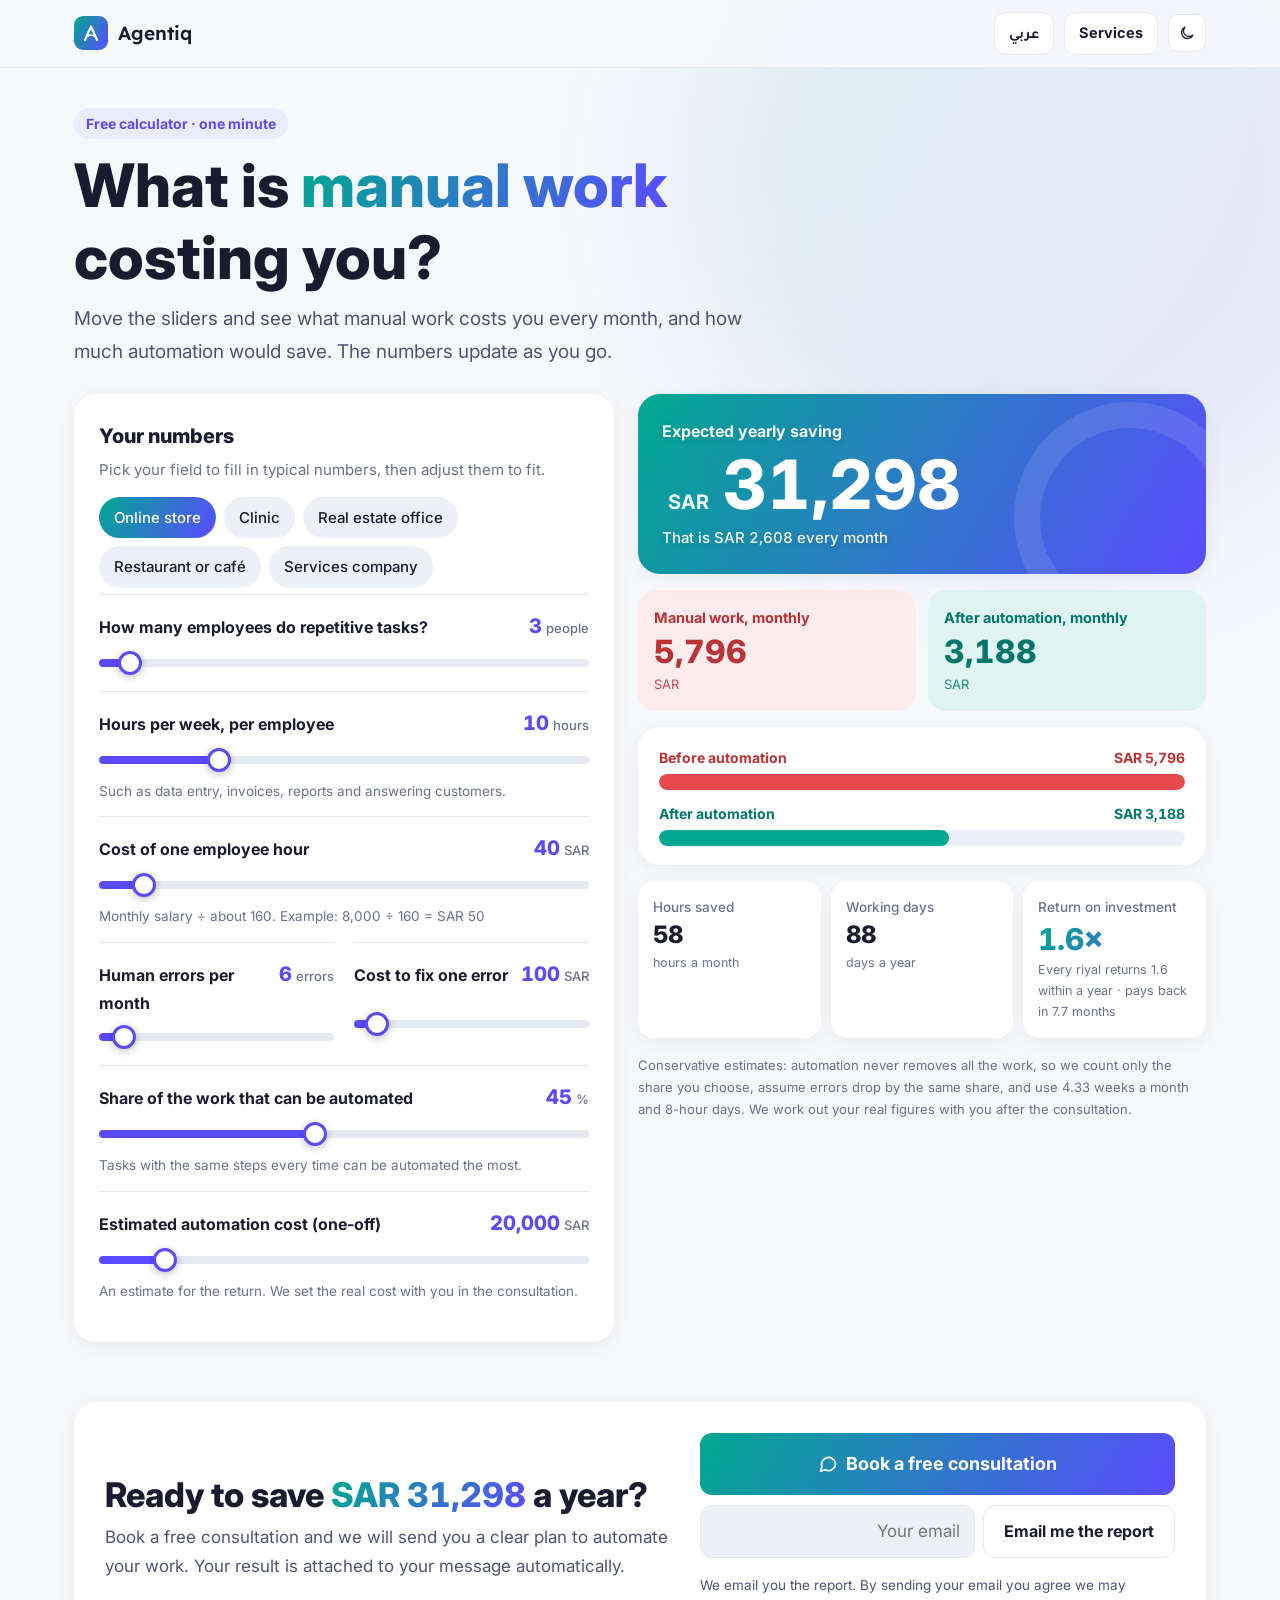
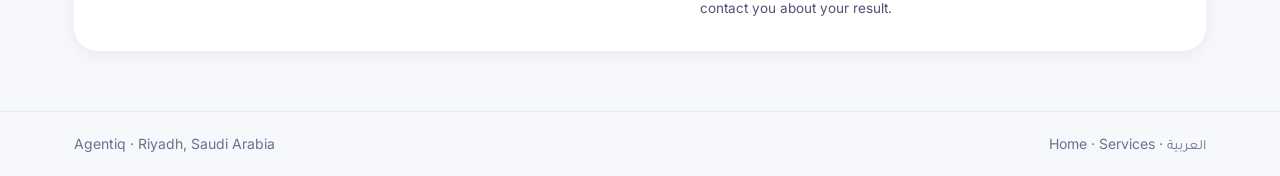
<file: en/calculator/index.html>
<!doctype html>
<html lang="en" dir="ltr">
<head>
<meta charset="utf-8">
<meta name="viewport" content="width=device-width, initial-scale=1, viewport-fit=cover">
<title>What is manual work costing you? | Agentiq</title>
<meta name="description" content="Work out what repetitive manual work costs you each month and year, how much automation saves, and the return on every riyal. A free calculator from Agentiq.">
<link rel="canonical" href="https://sarahalolayan.github.io/en/calculator/">
<link rel="alternate" hreflang="en" href="https://sarahalolayan.github.io/en/calculator/">
<link rel="alternate" hreflang="ar" href="https://sarahalolayan.github.io/hours/">
<meta name="theme-color" content="#F7F8FC" media="(prefers-color-scheme: light)">
<meta name="theme-color" content="#0F1020" media="(prefers-color-scheme: dark)">
<link rel="icon" href="data:image/svg+xml,%3Csvg xmlns='http://www.w3.org/2000/svg' viewBox='0 0 32 32'%3E%3Crect width='32' height='32' rx='8' fill='%235B4BFF'/%3E%3Cpath d='M9 25 L16 8 L23 25' fill='none' stroke='white' stroke-width='3' stroke-linecap='round' stroke-linejoin='round'/%3E%3C/svg%3E">
<meta property="og:type" content="website">
<meta property="og:site_name" content="Agentiq">
<meta property="og:locale" content="en_US">
<meta property="og:url" content="https://sarahalolayan.github.io/en/calculator/">
<meta property="og:title" content="What is manual work costing you?">
<meta property="og:description" content="Move the sliders and see what manual work costs you, and how much automation saves.">
<meta property="og:image" content="https://sarahalolayan.github.io/og.png">
<meta name="twitter:card" content="summary_large_image">
<link rel="preconnect" href="https://fonts.googleapis.com">
<link rel="preconnect" href="https://fonts.gstatic.com" crossorigin>
<link href="https://fonts.googleapis.com/css2?family=Tajawal:wght@400;500;700;800&family=Inter:wght@400;500;700;800&family=Readex+Pro:wght@600&display=swap" rel="stylesheet">
<script src="/assets/agentiq-config.js" defer></script>
<style>
  /* Light by default, matching the rest of the site. Dark only when the visitor's device asks for it (or the toggle),
     using the same purple and teal family so both modes feel like one brand. */
  :root{
    --bg:#F7F8FC; --surface:#FFFFFF; --sunk:#EEF0F8; --ink:#1A1B2E; --ink-2:#4F5374; --muted:#6B7090; --line:#E6E8F2;
    --accent:#5B4BFF; --accent-soft:#ECEBFF;
    --grad:linear-gradient(120deg,#00A890 0%,#5B4BFF 100%);
    --red:#BB3237; --red-fill:#E5484D; --red-soft:#FDECEC; --green:#00776A; --green-fill:#00A890; --green-soft:#E0F5F1;
    --track:#E6E8F2; --shadow:0 4px 20px rgba(0,0,0,.06); --card-border:transparent;
    --f:"Inter","Tajawal",system-ui,sans-serif;
    color-scheme:light;
  }
  @media (prefers-color-scheme: dark){:root:not([data-theme="light"]){
    --bg:#0F1020; --surface:#181A2E; --sunk:#20223A; --ink:#F3F4FF; --ink-2:#C3C7E4; --muted:#9AA0C3; --line:#2A2D4A;
    --accent:#A49CFF; --accent-soft:#24234A;
    --grad:linear-gradient(120deg,#00A890 0%,#5B4BFF 100%);
    --red:#FF6B6B; --red-fill:#FF6B6B; --red-soft:#3A1E25; --green:#00C2A8; --green-fill:#00C2A8; --green-soft:#10302D;
    --track:#2A2D4A; --shadow:none; --card-border:#2A2D4A; color-scheme:dark}}
  :root[data-theme="dark"]{
    --bg:#0F1020; --surface:#181A2E; --sunk:#20223A; --ink:#F3F4FF; --ink-2:#C3C7E4; --muted:#9AA0C3; --line:#2A2D4A;
    --accent:#A49CFF; --accent-soft:#24234A;
    --grad:linear-gradient(120deg,#00A890 0%,#5B4BFF 100%);
    --red:#FF6B6B; --red-fill:#FF6B6B; --red-soft:#3A1E25; --green:#00C2A8; --green-fill:#00C2A8; --green-soft:#10302D;
    --track:#2A2D4A; --shadow:none; --card-border:#2A2D4A; color-scheme:dark}

  *{box-sizing:border-box;margin:0;padding:0}
  html{-webkit-text-size-adjust:100%}
  body{background:var(--bg);color:var(--ink);font-family:var(--f);font-size:17px;line-height:1.7;overflow-x:clip}
  body::before{content:"";position:fixed;top:-20%;right:-10%;width:60vw;height:60vw;max-width:720px;max-height:720px;border-radius:50%;background:var(--grad);opacity:.10;filter:blur(80px);z-index:-1;pointer-events:none}
  a{color:inherit;text-decoration:none}
  button,input,select{font:inherit;color:inherit}
  :focus-visible{outline:2px solid var(--accent);outline-offset:3px}
  .num{font-variant-numeric:tabular-nums;direction:ltr;unicode-bidi:isolate}
  .sr{position:absolute;width:1px;height:1px;overflow:hidden;clip:rect(0 0 0 0);white-space:nowrap}
  .wrap{max-width:1180px;margin-inline:auto;padding-inline:24px}
  .skip{position:absolute;left:12px;top:-60px;background:var(--ink);color:var(--bg);padding:8px 14px;border-radius:8px;z-index:80}
  .skip:focus{top:12px}

  header{position:sticky;top:env(safe-area-inset-top,0px);z-index:40;background:color-mix(in srgb,var(--bg) 86%,transparent);backdrop-filter:blur(10px);border-bottom:1px solid var(--line)}
  .hdr{display:flex;align-items:center;justify-content:space-between;gap:16px;padding-block:12px}
  .brand{display:flex;align-items:center;gap:10px;font-family:"Readex Pro",sans-serif;font-weight:600;font-size:19px}
  .brand i{width:34px;height:34px;border-radius:9px;background:var(--grad);color:#fff;display:grid;place-items:center}
  .hdr-end{display:flex;gap:10px;align-items:center}
  .icon-btn{width:38px;height:38px;border-radius:10px;border:1px solid var(--line);background:var(--surface);display:grid;place-items:center;cursor:pointer}
  .btn{display:inline-flex;align-items:center;justify-content:center;gap:8px;padding:12px 20px;border-radius:12px;border:1px solid var(--line);background:var(--surface);font-weight:700;font-size:16px;cursor:pointer;transition:filter .2s,transform .2s}
  .btn:hover{transform:translateY(-1px)}
  .btn.grad{background:var(--grad);border:0;color:#fff}
  .btn.grad:hover{filter:brightness(1.08)}
  .btn.sm{padding:8px 14px;font-size:14.5px}

  .intro{padding-block:40px 26px;display:grid;gap:10px;max-width:760px}
  .tag{justify-self:start;font-size:14px;font-weight:700;padding:4px 12px;border-radius:99px;background:var(--accent-soft);color:var(--accent)}
  h1{font-size:clamp(34px,5.4vw,60px);font-weight:800;line-height:1.2}
  .gt{background:var(--grad);-webkit-background-clip:text;background-clip:text;color:transparent}
  .intro p{font-size:19px;color:var(--ink-2);max-width:56ch}

  .layout{display:grid;grid-template-columns:minmax(0,1fr) minmax(0,1.05fr);gap:24px;align-items:start;padding-bottom:40px}
  .card{background:var(--surface);border:1px solid var(--card-border);border-radius:22px;padding:24px;box-shadow:var(--shadow)}
  .card h2{font-size:20px;font-weight:800;margin-bottom:4px}
  .card .sub{color:var(--muted);font-size:15px}

  .industries{display:flex;flex-wrap:wrap;gap:8px;margin:14px 0 6px}
  .ind{padding:7px 14px;border-radius:99px;border:1px solid transparent;background:var(--sunk);cursor:pointer;font-size:15px;font-weight:500}
  .ind[aria-pressed="true"]{background:var(--grad);color:#fff;border-color:transparent}

  .field{display:grid;gap:6px;padding-block:14px;border-top:1px solid var(--line);min-width:0}
  .f-top{display:flex;justify-content:space-between;align-items:baseline;gap:12px}
  .f-top label{font-weight:700;font-size:16px}
  .f-top output{font-weight:800;font-size:20px;color:var(--accent);white-space:nowrap}
  .f-top output small{font-size:13px;color:var(--muted);font-weight:500}
  .hint{font-size:13.5px;color:var(--muted)}
  input[type=range]{-webkit-appearance:none;appearance:none;width:100%;height:28px;background:transparent;cursor:pointer}
  input[type=range]::-webkit-slider-runnable-track{height:8px;border-radius:99px;background:linear-gradient(to right,var(--accent) var(--fill,50%),var(--track) var(--fill,50%))}
  input[type=range]::-moz-range-track{height:8px;border-radius:99px;background:var(--track)}
  input[type=range]::-moz-range-progress{height:8px;border-radius:99px;background:var(--accent)}
  input[type=range]::-webkit-slider-thumb{-webkit-appearance:none;width:24px;height:24px;margin-top:-8px;border-radius:50%;background:#fff;border:3px solid var(--accent);box-shadow:0 2px 8px rgba(0,0,0,.25)}
  input[type=range]::-moz-range-thumb{width:20px;height:20px;border-radius:50%;background:#fff;border:3px solid var(--accent)}
  .two{display:grid;grid-template-columns:1fr 1fr;gap:0 20px}

  .results{position:sticky;top:78px;display:grid;gap:16px}
  .hero-num{border-radius:22px;padding:24px;background:var(--grad);color:#fff;display:grid;gap:4px;box-shadow:var(--shadow);position:relative;overflow:hidden}
  .hero-num::after{content:"";position:absolute;right:-40px;bottom:-60px;width:180px;height:180px;border-radius:50%;border:26px solid rgba(255,255,255,.1)}
  .hero-num>span{font-size:16px;opacity:.95;font-weight:700;text-shadow:0 1px 8px rgba(0,0,0,.18)}
  .hero-num b{font-size:clamp(44px,6vw,68px);font-weight:800;line-height:1.05}
  .hero-num b small{font-size:20px;font-weight:700;opacity:.92;margin-inline-start:6px}
  .hero-num p{opacity:.95;font-size:15px;font-weight:500;text-shadow:0 1px 8px rgba(0,0,0,.18)}
  .compare{display:grid;grid-template-columns:1fr 1fr;gap:12px}
  .cmp{border-radius:18px;padding:16px;display:grid;gap:2px}
  .cmp>span{font-size:14.5px;font-weight:700}
  .cmp b{font-size:clamp(24px,3vw,32px);font-weight:800;line-height:1.2}
  .cmp small{font-size:13px;opacity:.85}
  .cmp.before{background:var(--red-soft);color:var(--red)}
  .cmp.after{background:var(--green-soft);color:var(--green)}
  .bars{display:grid;gap:12px;padding:18px 20px}
  .bar{display:grid;gap:4px}
  .bar .l{display:flex;justify-content:space-between;font-size:14px;font-weight:700}
  .bar .t{height:16px;border-radius:99px;background:var(--sunk);overflow:hidden}
  .bar .t i{display:block;height:100%;border-radius:99px;transition:width .35s ease}
  .bar.before .l{color:var(--red)} .bar.after .l{color:var(--green)}
  .bar.before .t i{background:var(--red-fill)}
  .bar.after .t i{background:var(--green-fill)}
  .stats{display:grid;grid-template-columns:repeat(3,minmax(0,1fr));gap:10px}
  .stat{background:var(--surface);border:1px solid var(--card-border);box-shadow:var(--shadow);border-radius:16px;padding:14px;display:grid;gap:2px;align-content:start}
  .stat>span{font-size:13.5px;color:var(--muted);font-weight:500}
  .stat b{font-size:24px;font-weight:800;line-height:1.2}
  .stat small{font-size:12.5px;color:var(--muted)}
  .stat.roi b{font-size:30px}
  .note{font-size:13px;color:var(--muted)}

  .cta{margin-block:20px 60px;border-radius:24px;padding:30px;background:var(--surface);border:1px solid var(--card-border);box-shadow:var(--shadow);display:grid;grid-template-columns:minmax(0,1.2fr) minmax(0,1fr);gap:24px;align-items:center;scroll-margin-top:80px}
  .cta h2{font-size:clamp(24px,3vw,34px);font-weight:800;line-height:1.3}
  .cta p{color:var(--ink-2);margin-top:6px}
  .cta-actions{display:grid;gap:10px}
  .cta-actions .btn.grad{width:100%;font-size:18px;padding:16px 20px}
  .mail{display:flex;gap:8px}
  .mail input{flex:1;min-width:0;border:1px solid var(--line);background:var(--sunk);border-radius:12px;padding:11px 14px;direction:ltr;text-align:right}
  .mail input:focus{outline:0;border-color:var(--accent)}
  .msg{font-size:13.5px;min-height:20px;color:var(--muted)}
  .msg.err{color:var(--red)}
  footer{border-top:1px solid var(--line);padding-block:20px calc(20px + env(safe-area-inset-bottom,0px));font-size:14px;color:var(--muted)}
  footer .wrap{display:flex;justify-content:space-between;gap:12px;flex-wrap:wrap}
  footer a:hover{color:var(--accent)}

  .dock{display:none}
  @media (max-width:900px){
    .layout,.cta{grid-template-columns:minmax(0,1fr)}
    .results{position:static}
    .dock{position:fixed;inset-inline:0;bottom:0;z-index:30;display:flex;justify-content:space-between;align-items:center;gap:10px;padding:10px 16px calc(10px + env(safe-area-inset-bottom,0px));background:var(--grad);color:#fff;font-weight:700}
    .dock[hidden]{display:none}
    .dock b{font-size:20px}
    .dock a{background:#fff;color:#2b2160;border-radius:10px;padding:7px 12px;font-size:14px;white-space:nowrap}
    body{padding-bottom:64px}
  }
  @media (max-width:560px){
    .wrap{padding-inline:16px}
    .card{padding:18px}
    .two{grid-template-columns:minmax(0,1fr)}
    .stats{grid-template-columns:minmax(0,1fr) minmax(0,1fr)}
    .stats .roi{grid-column:1/-1}
    .mail{flex-direction:column}
    .cta{padding:22px}
  }
  @media (prefers-reduced-motion:reduce){*{transition:none!important}}
</style>
</head>
<body>
<a class="skip" href="#calc">Skip to the calculator</a>
<header><div class="wrap hdr">
  <a class="brand" href="/en/" aria-label="Agentiq home"><i aria-hidden="true"><svg width="20" height="20" viewBox="0 0 20 20" fill="none" stroke="currentColor" stroke-width="2.2" stroke-linecap="round" stroke-linejoin="round"><path d="M4 17 L10 3.5 L16 17"/><circle cx="7" cy="12.2" r="1.5" fill="currentColor" stroke="none"/><circle cx="13" cy="12.2" r="1.5" fill="currentColor" stroke="none"/><path d="M8.6 12.2 H11.4" stroke-width="1.5"/></svg></i><span lang="en">Agentiq</span></a>
  <div class="hdr-end">
    <a class="btn sm" href="/hours/" lang="ar" hreflang="ar">عربي</a>
    <a class="btn sm" href="/en/#services">Services</a>
    <button class="icon-btn" id="theme" type="button" aria-label="Dark mode" aria-pressed="false"><svg width="18" height="18" viewBox="0 0 24 24" fill="none" stroke="currentColor" stroke-width="1.8"><path d="M20 14.5A8 8 0 1 1 9.5 4a6.5 6.5 0 0 0 10.5 10.5z"/></svg></button>
  </div>
</div></header>

<main class="wrap" id="calc">
  <div class="intro">
    <span class="tag">Free calculator · one minute</span>
    <h1>What is <span class="gt">manual work</span> costing you?</h1>
    <p>Move the sliders and see what manual work costs you every month, and how much automation would save. The numbers update as you go.</p>
  </div>

  <div class="layout">
    <section class="card" aria-labelledby="in-h">
      <h2 id="in-h">Your numbers</h2>
      <p class="sub">Pick your field to fill in typical numbers, then adjust them to fit.</p>
      <div class="industries" id="industries" role="group" aria-label="Field of work">
        <button class="ind" type="button" data-k="store" aria-pressed="true">Online store</button>
        <button class="ind" type="button" data-k="clinic" aria-pressed="false">Clinic</button>
        <button class="ind" type="button" data-k="realty" aria-pressed="false">Real estate office</button>
        <button class="ind" type="button" data-k="food" aria-pressed="false">Restaurant or café</button>
        <button class="ind" type="button" data-k="services" aria-pressed="false">Services company</button>
      </div>

      <div class="field">
        <div class="f-top"><label for="emp">How many employees do repetitive tasks?</label><output for="emp" id="o-emp"></output></div>
        <input type="range" id="emp" min="1" max="50" step="1">
      </div>
      <div class="field">
        <div class="f-top"><label for="hrs">Hours per week, per employee</label><output for="hrs" id="o-hrs"></output></div>
        <input type="range" id="hrs" min="1" max="40" step="1">
        <span class="hint">Such as data entry, invoices, reports and answering customers.</span>
      </div>
      <div class="field">
        <div class="f-top"><label for="rate">Cost of one employee hour</label><output for="rate" id="o-rate"></output></div>
        <input type="range" id="rate" min="20" max="300" step="5">
        <span class="hint">Monthly salary ÷ about 160. Example: 8,000 ÷ 160 = SAR 50</span>
      </div>
      <div class="two">
        <div class="field">
          <div class="f-top"><label for="err">Human errors per month</label><output for="err" id="o-err"></output></div>
          <input type="range" id="err" min="0" max="100" step="1">
        </div>
        <div class="field">
          <div class="f-top"><label for="errc">Cost to fix one error</label><output for="errc" id="o-errc"></output></div>
          <input type="range" id="errc" min="0" max="2000" step="10">
        </div>
      </div>
      <div class="field">
        <div class="f-top"><label for="auto">Share of the work that can be automated</label><output for="auto" id="o-auto"></output></div>
        <input type="range" id="auto" min="10" max="90" step="5">
        <span class="hint">Tasks with the same steps every time can be automated the most.</span>
      </div>
      <div class="field">
        <div class="f-top"><label for="inv">Estimated automation cost (one-off)</label><output for="inv" id="o-inv"></output></div>
        <input type="range" id="inv" min="3000" max="150000" step="1000">
        <span class="hint">An estimate for the return. We set the real cost with you in the consultation.</span>
      </div>
    </section>

    <section class="results" aria-labelledby="out-h" aria-live="polite">
      <h2 id="out-h" class="sr">Result</h2>
      <div class="hero-num">
        <span>Expected yearly saving</span>
        <b><small>SAR</small> <span class="num" id="r-year">0</span></b>
        <p>That is SAR <span class="num" id="r-month-save">0</span> every month</p>
      </div>
      <div class="compare">
        <div class="cmp before"><span>Manual work, monthly</span><b class="num" id="r-before">0</b><small>SAR</small></div>
        <div class="cmp after"><span>After automation, monthly</span><b class="num" id="r-after">0</b><small>SAR</small></div>
      </div>
      <div class="card bars" aria-hidden="true">
        <div class="bar before"><div class="l"><span>Before automation</span><span>SAR <span class="num" id="b-before">0</span></span></div><div class="t"><i id="bb" style="width:100%"></i></div></div>
        <div class="bar after"><div class="l"><span>After automation</span><span>SAR <span class="num" id="b-after">0</span></span></div><div class="t"><i id="ba" style="width:40%"></i></div></div>
      </div>
      <div class="stats">
        <div class="stat"><span>Hours saved</span><b class="num" id="r-hours">0</b><small>hours a month</small></div>
        <div class="stat"><span>Working days</span><b class="num" id="r-days">0</b><small>days a year</small></div>
        <div class="stat roi"><span>Return on investment</span><b class="num gt" id="r-roi">0</b><small id="r-pay">Every riyal returns</small></div>
      </div>
      <p class="note">Conservative estimates: automation never removes all the work, so we count only the share you choose, assume errors drop by the same share, and use 4.33 weeks a month and 8-hour days. We work out your real figures with you after the consultation.</p>
    </section>
  </div>

  <section class="cta" id="cta" aria-labelledby="cta-h">
    <div>
      <h2 id="cta-h">Ready to save <span class="gt">SAR <span class="num" id="c-year">0</span></span> a year?</h2>
      <p>Book a free consultation and we will send you a clear plan to automate your work. Your result is attached to your message automatically.</p>
    </div>
    <div class="cta-actions">
      <a class="btn grad" id="wa" href="https://wa.me/966557912466" target="_blank" rel="noopener"><svg width="20" height="20" viewBox="0 0 24 24" fill="none" stroke="currentColor" stroke-width="2" stroke-linecap="round" stroke-linejoin="round" aria-hidden="true"><path d="M21 11.5a8.4 8.4 0 0 1-12.4 7.4L3 20.5l1.7-5.3A8.4 8.4 0 1 1 21 11.5z"/></svg>Book a free consultation</a>
      <form class="mail" id="mail" novalidate>
        <label for="em" class="sr">Your email</label>
        <input name="website" tabindex="-1" autocomplete="off" aria-hidden="true" style="position:absolute;width:1px;height:1px;overflow:hidden;clip-path:inset(50%);opacity:0">
        <input id="em" type="email" inputmode="email" autocomplete="email" placeholder="Your email">
        <button class="btn" type="submit">Email me the report</button>
      </form>
      <p class="msg" id="msg">We email you the report. By sending your email you agree we may contact you about your result.</p>
    </div>
  </section>
</main>

<div class="dock" id="dock"><span>Yearly saving: SAR <b class="num" id="d-year">0</b></span><a href="#cta">Book a call</a></div>

<footer><div class="wrap"><span>Agentiq · Riyadh, Saudi Arabia</span><span><a href="/en/">Home</a> · <a href="/en/#services">Services</a> · <a href="/hours/" lang="ar">العربية</a></span></div></footer>

<script>
(function(){
  const $ = (s) => document.querySelector(s);
  const fmt = (n, d = 0) => Number(n).toLocaleString('en-US', { minimumFractionDigits: d, maximumFractionDigits: d });

  // theme: follows the device; the button overrides it (same key as the rest of the site)
  const root = document.documentElement;
  try { const t = localStorage.getItem('theme'); if (t) root.dataset.theme = t; } catch (e) {}
  const isDark = () => root.dataset.theme ? root.dataset.theme === 'dark' : matchMedia('(prefers-color-scheme: dark)').matches;
  const syncThemeBtn = () => { const d = isDark(); $('#theme').setAttribute('aria-pressed', d); $('#theme').setAttribute('aria-label', d ? 'Light mode' : 'Dark mode'); };
  syncThemeBtn();
  $('#theme').addEventListener('click', () => { root.dataset.theme = isDark() ? 'light' : 'dark'; try { localStorage.setItem('theme', root.dataset.theme); } catch (e) {} syncThemeBtn(); });

  // typical starting numbers per field of work
  const PRESETS = {
    store:    { emp: 3,  hrs: 10, rate: 40, err: 6,  errc: 100, auto: 45, inv: 20000 },
    clinic:   { emp: 4,  hrs: 8,  rate: 50, err: 4,  errc: 200, auto: 40, inv: 22000 },
    realty:   { emp: 4,  hrs: 8,  rate: 55, err: 3,  errc: 300, auto: 40, inv: 20000 },
    food:     { emp: 5,  hrs: 5,  rate: 30, err: 8,  errc: 60,  auto: 35, inv: 15000 },
    services: { emp: 6,  hrs: 8,  rate: 60, err: 5,  errc: 250, auto: 45, inv: 30000 },
  };
  const ids = ['emp', 'hrs', 'rate', 'err', 'errc', 'auto', 'inv'];
  const el = Object.fromEntries(ids.map((k) => [k, $('#' + k)]));
  const UNIT = { emp: 'people', hrs: 'hours', rate: 'SAR', err: 'errors', errc: 'SAR', auto: '%', inv: 'SAR' };

  function load(k){
    const p = PRESETS[k]; ids.forEach((id) => el[id].value = p[id]);
    document.querySelectorAll('.ind').forEach((b) => b.setAttribute('aria-pressed', String(b.dataset.k === k)));
    update();
  }
  $('#industries').addEventListener('click', (e) => { const b = e.target.closest('.ind'); if (b) load(b.dataset.k); });

  let summary = '', lead = {};
  function update(){
    const v = Object.fromEntries(ids.map((id) => [id, +el[id].value]));
    ids.forEach((id) => {
      $('#o-' + id).innerHTML = `<span class="num">${fmt(v[id])}</span> <small>${UNIT[id]}</small>`;
      const r = el[id]; r.style.setProperty('--fill', ((r.value - r.min) / (r.max - r.min) * 100) + '%');
    });
    const a = v.auto / 100;
    const hoursMonth = v.emp * v.hrs * 4.33;
    const before = hoursMonth * v.rate + v.err * v.errc;
    const after = hoursMonth * (1 - a) * v.rate + v.err * (1 - a) * v.errc;
    const saveMonth = before - after, saveYear = saveMonth * 12;
    const hoursSaved = hoursMonth * a, days = hoursSaved * 12 / 8;
    const roi = v.inv > 0 ? saveYear / v.inv : 0, payback = saveMonth > 0 ? v.inv / saveMonth : 0;

    ['#r-year', '#c-year', '#d-year'].forEach((s) => $(s).textContent = fmt(saveYear));
    $('#r-month-save').textContent = fmt(saveMonth);
    $('#r-before').textContent = fmt(before); $('#r-after').textContent = fmt(after);
    $('#b-before').textContent = fmt(before); $('#b-after').textContent = fmt(after);
    $('#ba').style.width = (before > 0 ? after / before * 100 : 0) + '%';
    $('#r-hours').textContent = fmt(hoursSaved); $('#r-days').textContent = fmt(days);
    $('#r-roi').textContent = fmt(roi, 1) + '×';
    $('#r-pay').textContent = `Every riyal returns ${fmt(roi, 1)} within a year · pays back in ${payback < 1 ? 'under a month' : fmt(payback, 1) + ' months'}`;

    const ind = document.querySelector('.ind[aria-pressed="true"]');
    summary = [
      'Manual work cost calculator result (Agentiq):',
      `Field: ${ind ? ind.textContent : 'custom numbers'}`,
      `${v.emp} employees × ${v.hrs} hours a week on repetitive tasks, SAR ${v.rate} per hour`,
      `${v.err} errors a month at SAR ${fmt(v.errc)} each; ${v.auto}% of the work can be automated`,
      `Current cost: SAR ${fmt(before)} a month; after automation: SAR ${fmt(after)} a month`,
      `Expected yearly saving: SAR ${fmt(saveYear)}, plus ${fmt(hoursSaved)} hours a month (${fmt(days)} working days a year)`,
      `Return: every riyal returns ${fmt(roi, 1)} within a year`,
    ].join('\n');
    lead = Object.assign({ industry: ind ? ind.dataset.k : 'custom' }, v);
    $('#wa').href = 'https://wa.me/966557912466?text=' + encodeURIComponent(summary + '\n\nI would like to book a free consultation.');
  }
  ids.forEach((id) => el[id].addEventListener('input', () => {
    document.querySelectorAll('.ind').forEach((b) => b.setAttribute('aria-pressed', 'false')); update();
  }));
  load('store');

  // email report: sends the lead to the Google Sheet (LEADS_ENDPOINT), which emails the report; otherwise opens the mail app
  $('#mail').addEventListener('submit', (e) => {
    e.preventDefault();
    const m = $('#em').value.trim(), msg = $('#msg');
    if (!/^[^\s@]+@[^\s@]+\.[^\s@]{2,}$/.test(m)) { msg.textContent = 'Enter a valid email, like name@company.com'; msg.className = 'msg err'; $('#em').focus(); return; }
    const fallback = () => { location.href = `mailto:${encodeURIComponent(m)}?subject=${encodeURIComponent('Manual work cost report')}&body=${encodeURIComponent(summary + '\n\nFree consultation: https://wa.me/966557912466')}`; msg.textContent = 'Your email app is open with the report. Press send to keep a copy.'; msg.className = 'msg'; };
    const url = window.LEADS_ENDPOINT;
    if (!url) { fallback(); }
    else {
      const btn = $('#mail button'); btn.disabled = true; msg.textContent = 'Sending…'; msg.className = 'msg';
      const body = new URLSearchParams(Object.assign({ email: m, lang: 'en', page: location.pathname, website: $('#mail [name=website]').value }, lead));
      fetch(url, { method: 'POST', mode: 'no-cors', body })
        .then(() => { msg.textContent = 'Done. The report will reach your inbox within minutes; check spam if you do not see it.'; msg.className = 'msg'; $('#em').value = ''; })
        .catch(fallback)
        .finally(() => { btn.disabled = false; });
    }
    try { if (window.goatcounter && goatcounter.count) goatcounter.count({ path: 'click/report-email', title: 'report', event: true }); } catch (err) {}
  });

  // phones: hide the bottom bar once the call to action is on screen
  if ('IntersectionObserver' in window) new IntersectionObserver((es) => { $('#dock').hidden = es[0].isIntersecting; }, { threshold: .2 }).observe($('#cta'));

  // count WhatsApp clicks once visitor statistics are switched on
  document.addEventListener('click', (e) => { const a = e.target.closest && e.target.closest('a[href*="wa.me"]'); if (!a) return;
    try { if (window.goatcounter && goatcounter.count) goatcounter.count({ path: 'click/whatsapp:/en/calculator/', title: 'click', event: true }); } catch (err) {} });
})();
</script>
</body>
</html>
</file>
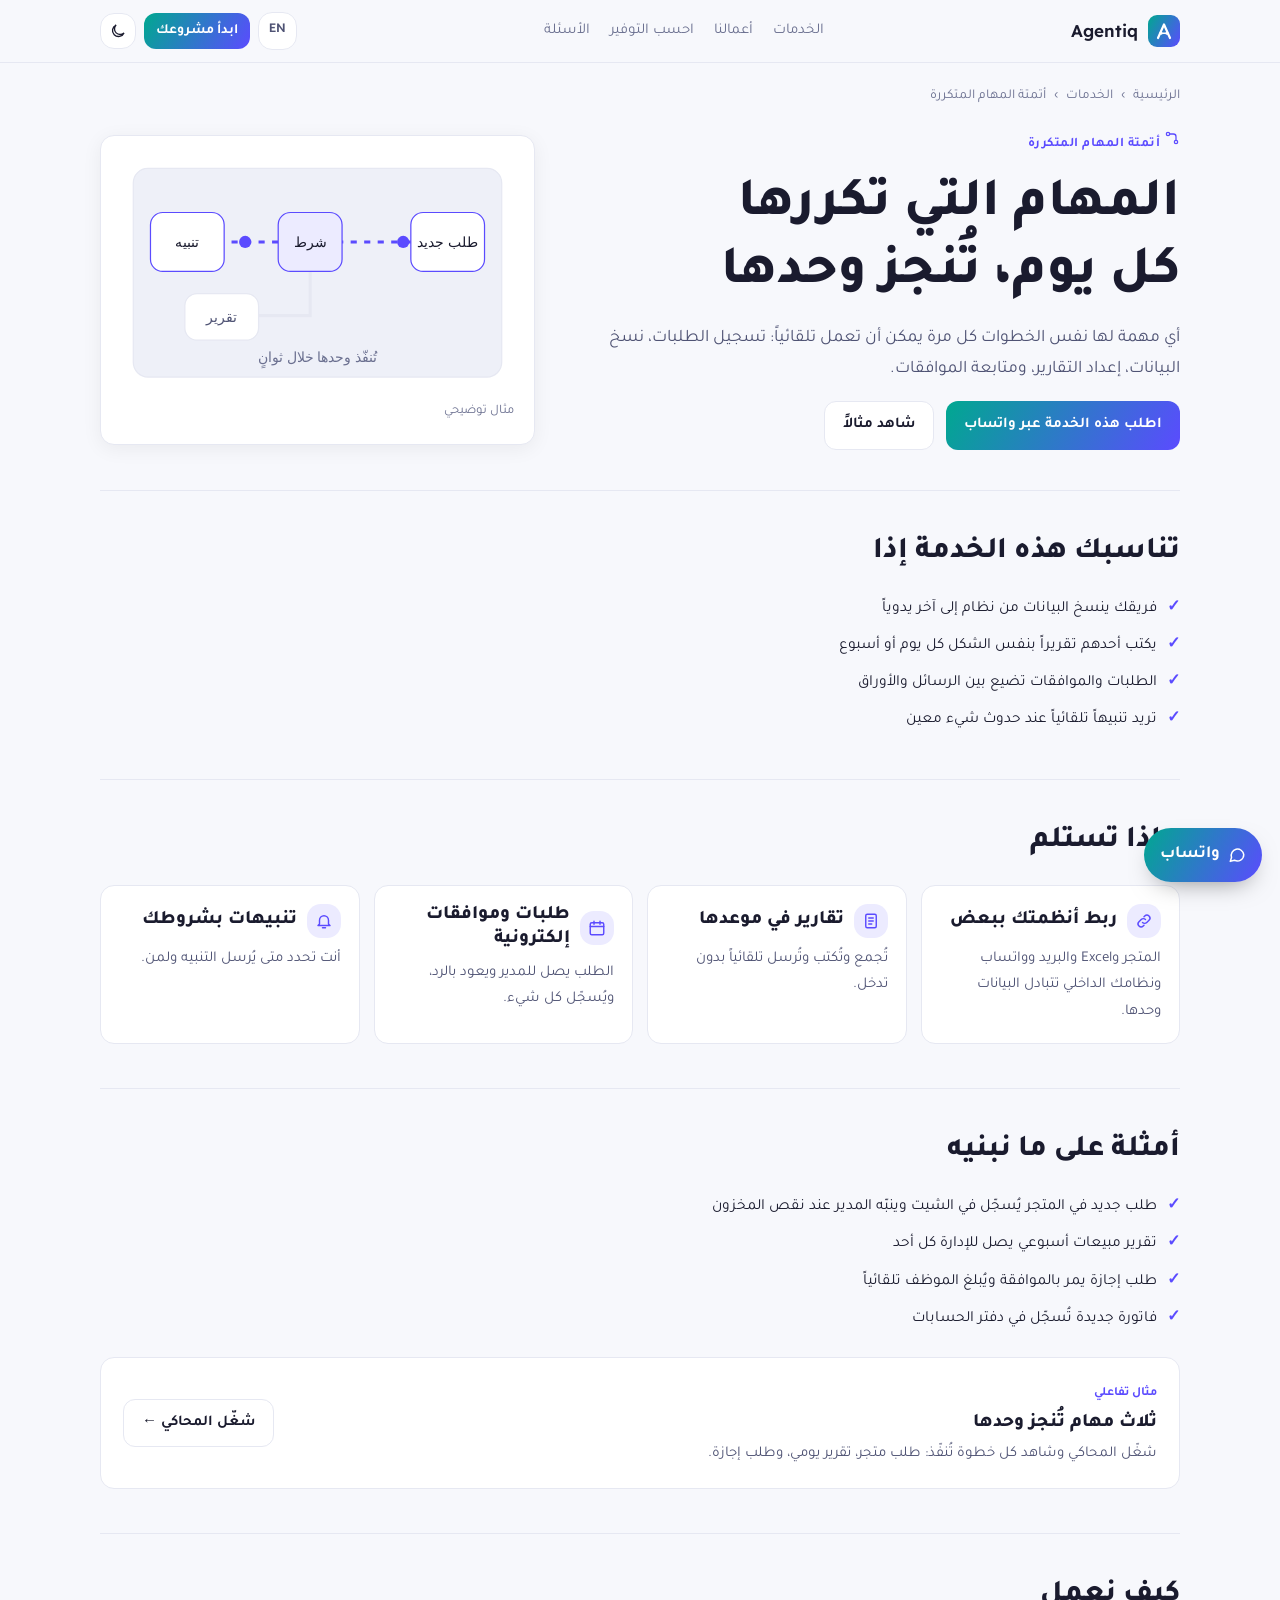
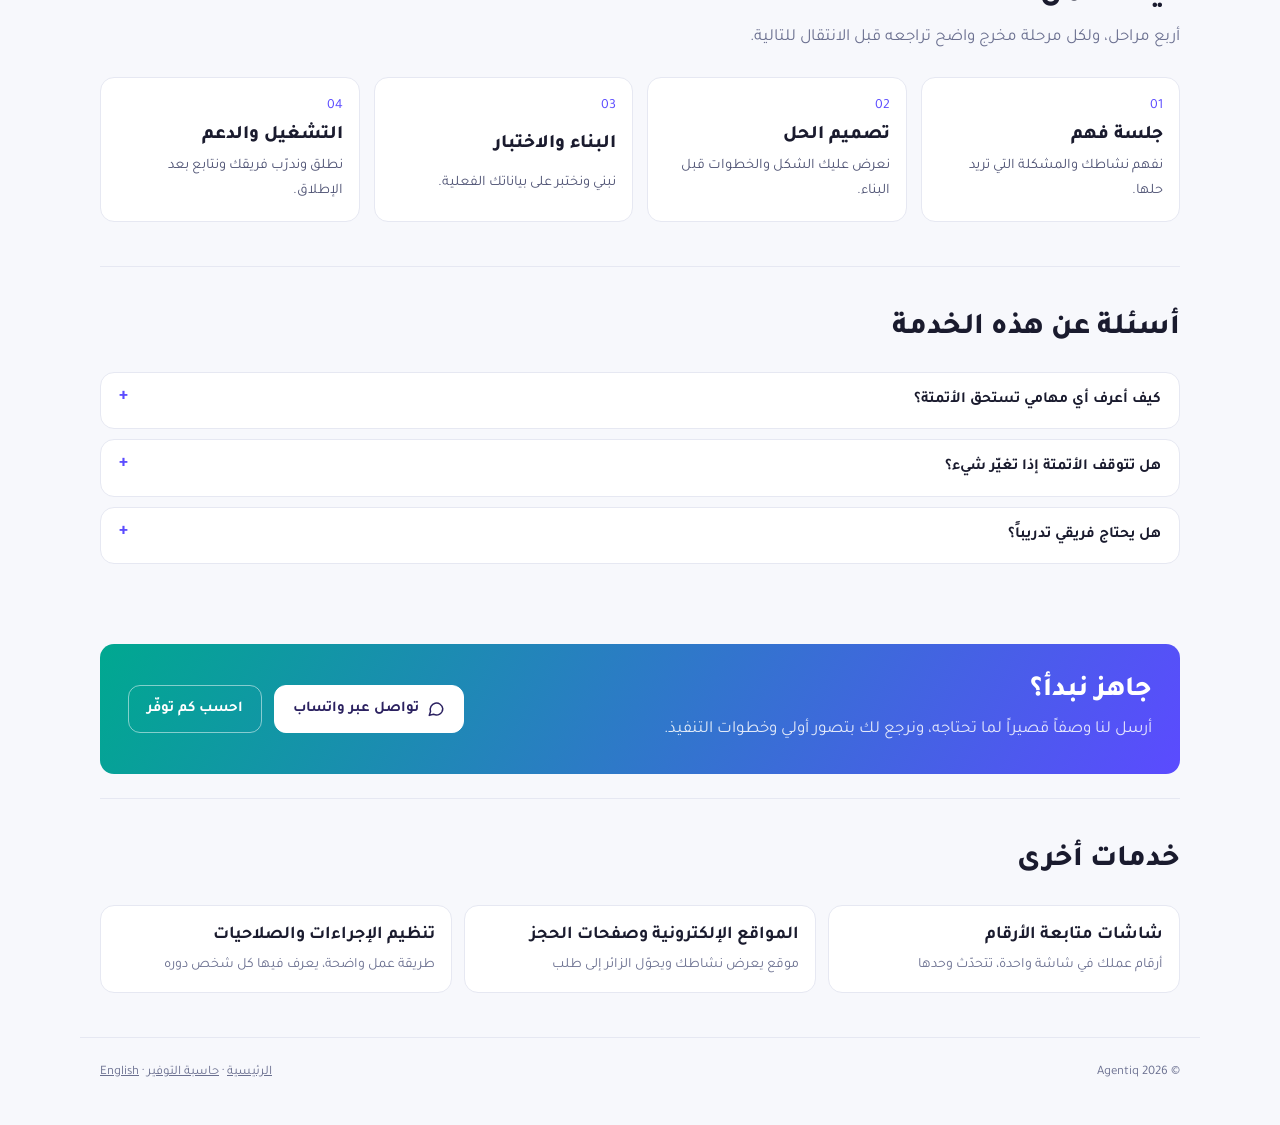
<file: services/automation/index.html>
<!doctype html>
<html lang="ar" dir="rtl">
<head>
<meta charset="utf-8">
<meta name="viewport" content="width=device-width, initial-scale=1, viewport-fit=cover">
<title>أتمتة المهام المتكررة | Agentiq</title>
<meta name="description" content="نجعل المهام اليومية المتكررة تُنجز وحدها: نقل البيانات بين الأنظمة، التقارير المجدولة، الطلبات والموافقات، والتنبيهات.">
<link rel="canonical" href="https://sarahalolayan.github.io/services/automation/">
<meta name="theme-color" content="#F7F6FB" media="(prefers-color-scheme: light)">
<meta name="theme-color" content="#14122A" media="(prefers-color-scheme: dark)">
<link rel="icon" href="data:image/svg+xml,%3Csvg xmlns='http://www.w3.org/2000/svg' viewBox='0 0 32 32'%3E%3Crect width='32' height='32' rx='8' fill='%235B47E0'/%3E%3Cpath d='M9 25 L16 8 L23 25' fill='none' stroke='white' stroke-width='3' stroke-linecap='round' stroke-linejoin='round'/%3E%3C/svg%3E">
<meta property="og:type" content="website"><meta property="og:site_name" content="Agentiq"><meta property="og:locale" content="ar_SA">
<meta property="og:url" content="https://sarahalolayan.github.io/services/automation/"><meta property="og:title" content="أتمتة المهام المتكررة | Agentiq"><meta property="og:description" content="نجعل المهام اليومية المتكررة تُنجز وحدها: نقل البيانات بين الأنظمة، التقارير المجدولة، الطلبات والموافقات، والتنبيهات.">
<meta property="og:image" content="https://sarahalolayan.github.io/og.png"><meta name="twitter:card" content="summary_large_image">
<link rel="preconnect" href="https://fonts.googleapis.com"><link rel="preconnect" href="https://fonts.gstatic.com" crossorigin><link rel="stylesheet" href="https://fonts.googleapis.com/css2?family=Tajawal:wght@400;500;700;800&family=Readex+Pro:wght@500;600;700&family=IBM+Plex+Mono:wght@400;500&display=swap">
<link rel="stylesheet" href="/assets/site.css">
<script src="/assets/agentiq-config.js" defer></script>
<script type="application/ld+json">{"@context": "https://schema.org", "@type": "Service", "name": "أتمتة المهام المتكررة", "description": "نجعل المهام اليومية المتكررة تُنجز وحدها: نقل البيانات بين الأنظمة، التقارير المجدولة، الطلبات والموافقات، والتنبيهات.", "areaServed": "SA", "provider": {"@type": "Organization", "name": "Agentiq", "url": "https://sarahalolayan.github.io/"}, "url": "https://sarahalolayan.github.io/services/automation/"}</script>
</head>
<body><a class="skip" href="#main">تخطَّ إلى المحتوى</a>
<nav class="nav"><div class="wrap nav-in">
  <a class="brand" href="/" aria-label="Agentiq، الصفحة الرئيسية"><span class="mark" aria-hidden="true"><svg width="20" height="20" viewBox="0 0 20 20" fill="none" stroke="currentColor" stroke-width="2.2" stroke-linecap="round" stroke-linejoin="round"><path d="M4 17 L10 3.5 L16 17"/><circle cx="7" cy="12.2" r="1.6" fill="currentColor" stroke="none"/><circle cx="13" cy="12.2" r="1.6" fill="currentColor" stroke="none"/><path d="M8.6 12.2 H11.4" stroke-width="1.6"/></svg></span><span lang="en">Agentiq</span></a>
  <div class="links" id="links"><a href="/#services">الخدمات</a><a href="/#work">أعمالنا</a><a href="/hours/">احسب التوفير</a><a href="/#faq">الأسئلة</a></div>
  <div class="nav-r"><a class="lang" href="/en/" lang="en" hreflang="en">EN</a><a class="btn primary sm" href="/#contact">ابدأ مشروعك</a>
    <button class="icon-btn" id="theme" type="button" aria-label="تبديل الوضع الفاتح والداكن"><svg width="18" height="18" viewBox="0 0 24 24" fill="none" stroke="currentColor" stroke-width="1.8"><path d="M20 14.5A8 8 0 1 1 9.5 4a6.5 6.5 0 0 0 10.5 10.5z"/></svg></button>
    <button class="icon-btn menu-btn" id="menu" type="button" aria-label="القائمة" aria-expanded="false" aria-controls="links"><svg width="18" height="18" viewBox="0 0 24 24" fill="none" stroke="currentColor" stroke-width="1.8" stroke-linecap="round"><path d="M4 7h16M4 12h16M4 17h16"/></svg></button></div>
</div></nav>
<main class="wrap" id="main" tabindex="-1">
  <nav class="crumbs" aria-label="مسار الصفحة"><a href="/">الرئيسية</a><span aria-hidden="true">›</span><a href="/#services">الخدمات</a><span aria-hidden="true">›</span><span aria-current="page">أتمتة المهام المتكررة</span></nav>
  <header class="page-hero">
    <div class="txt">
      <span class="eyebrow"><svg width="16" height="16" viewBox="0 0 24 24" fill="none" stroke="currentColor" stroke-width="1.9" stroke-linecap="round" stroke-linejoin="round" aria-hidden="true"><circle cx="6" cy="6" r="2.5"/><circle cx="18" cy="18" r="2.5"/><path d="M8.5 6H14a4 4 0 0 1 4 4v5.5"/></svg> أتمتة المهام المتكررة</span>
      <h1>المهام التي تكررها كل يوم، تُنجز وحدها</h1>
      <p>أي مهمة لها نفس الخطوات كل مرة يمكن أن تعمل تلقائياً: تسجيل الطلبات، نسخ البيانات، إعداد التقارير، ومتابعة الموافقات.</p>
      <div class="cta-row"><a class="btn primary" href="https://wa.me/966557912466?text=%D8%A7%D9%84%D8%B3%D9%84%D8%A7%D9%85%20%D8%B9%D9%84%D9%8A%D9%83%D9%85%D8%8C%20%D8%A3%D8%B1%D8%BA%D8%A8%20%D8%A8%D8%AE%D8%AF%D9%85%D8%A9%20%C2%AB%D8%A3%D8%AA%D9%85%D8%AA%D8%A9%20%D8%A7%D9%84%D9%85%D9%87%D8%A7%D9%85%20%D8%A7%D9%84%D9%85%D8%AA%D9%83%D8%B1%D8%B1%D8%A9%C2%BB%20%D9%85%D9%86%20Agentiq." target="_blank" rel="noopener">اطلب هذه الخدمة عبر واتساب</a><a class="btn" href="https://sarahalolayan.github.io/#lab">شاهد مثالاً</a></div>
    </div>
    <div class="hero-card"><svg viewBox="0 0 320 190" aria-hidden="true"><rect x="10" y="10" width="300" height="170" rx="12" fill="var(--sunk)" stroke="var(--line)"/>
  <path d="M236 70 H180 M128 70 H84" fill="none" stroke="var(--accent)" stroke-width="2.5" stroke-dasharray="5 6"/><path d="M154 92 V130 H112" fill="none" stroke="var(--line)" stroke-width="2.5"/>
  <rect x="236" y="46" width="60" height="48" rx="10" fill="var(--surface)" stroke="var(--accent)"/><text x="266" y="74" text-anchor="middle" font-size="11" fill="var(--ink)" font-family="IBM Plex Sans Arabic">طلب جديد</text>
  <rect x="128" y="46" width="52" height="48" rx="10" fill="var(--accent-soft)" stroke="var(--accent)"/><text x="154" y="74" text-anchor="middle" font-size="11" fill="var(--ink)" font-family="IBM Plex Sans Arabic">شرط</text>
  <rect x="24" y="46" width="60" height="48" rx="10" fill="var(--surface)" stroke="var(--accent)"/><text x="54" y="74" text-anchor="middle" font-size="11" fill="var(--ink)" font-family="IBM Plex Sans Arabic">تنبيه</text>
  <rect x="52" y="112" width="60" height="38" rx="10" fill="var(--surface)" stroke="var(--line)"/><text x="82" y="135" text-anchor="middle" font-size="11" fill="var(--ink-2)" font-family="IBM Plex Sans Arabic">تقرير</text>
  <circle r="5" fill="var(--accent)"><animateMotion dur="1.8s" repeatCount="indefinite" path="M236 70 H180"/></circle><circle r="5" fill="var(--accent)"><animateMotion dur="1.8s" begin=".9s" repeatCount="indefinite" path="M128 70 H84"/></circle>
  <text x="160" y="168" text-anchor="middle" font-size="11" fill="var(--muted)" font-family="IBM Plex Sans Arabic">تُنفّذ وحدها خلال ثوانٍ</text></svg><span class="cap">مثال توضيحي</span></div>
  </header>

  <section class="block"><div class="block-head"><h2>تناسبك هذه الخدمة إذا</h2></div><ul class="checks"><li>فريقك ينسخ البيانات من نظام إلى آخر يدوياً</li><li>يكتب أحدهم تقريراً بنفس الشكل كل يوم أو أسبوع</li><li>الطلبات والموافقات تضيع بين الرسائل والأوراق</li><li>تريد تنبيهاً تلقائياً عند حدوث شيء معين</li></ul></section>
  <section class="block"><div class="block-head"><h2>ماذا تستلم</h2></div><div class="grid g4"><div class="tile"><h3><span class="ic"><svg width="18" height="18" viewBox="0 0 24 24" fill="none" stroke="currentColor" stroke-width="1.9" stroke-linecap="round" stroke-linejoin="round" aria-hidden="true"><path d="M10 14a4 4 0 0 0 5.7 0l3-3a4 4 0 0 0-5.7-5.7l-1 1"/><path d="M14 10a4 4 0 0 0-5.7 0l-3 3a4 4 0 0 0 5.7 5.7l1-1"/></svg></span>ربط أنظمتك ببعض</h3><p>المتجر وExcel والبريد وواتساب ونظامك الداخلي تتبادل البيانات وحدها.</p></div><div class="tile"><h3><span class="ic"><svg width="18" height="18" viewBox="0 0 24 24" fill="none" stroke="currentColor" stroke-width="1.9" stroke-linecap="round" stroke-linejoin="round" aria-hidden="true"><rect x="5" y="3" width="14" height="18" rx="2"/><path d="M9 8h6M9 12h6M9 16h4"/></svg></span>تقارير في موعدها</h3><p>تُجمع وتُكتب وتُرسل تلقائياً بدون تدخل.</p></div><div class="tile"><h3><span class="ic"><svg width="18" height="18" viewBox="0 0 24 24" fill="none" stroke="currentColor" stroke-width="1.9" stroke-linecap="round" stroke-linejoin="round" aria-hidden="true"><rect x="3" y="5" width="18" height="16" rx="2"/><path d="M3 10h18M8 3v4M16 3v4"/></svg></span>طلبات وموافقات إلكترونية</h3><p>الطلب يصل للمدير ويعود بالرد، ويُسجّل كل شيء.</p></div><div class="tile"><h3><span class="ic"><svg width="18" height="18" viewBox="0 0 24 24" fill="none" stroke="currentColor" stroke-width="1.9" stroke-linecap="round" stroke-linejoin="round" aria-hidden="true"><path d="M6 16V11a6 6 0 0 1 12 0v5l2 2H4z"/><path d="M10 21h4"/></svg></span>تنبيهات بشروطك</h3><p>أنت تحدد متى يُرسل التنبيه ولمن.</p></div></div></section>
  <section class="block"><div class="block-head"><h2>أمثلة على ما نبنيه</h2></div><ul class="checks"><li>طلب جديد في المتجر يُسجّل في الشيت وينبّه المدير عند نقص المخزون</li><li>تقرير مبيعات أسبوعي يصل للإدارة كل أحد</li><li>طلب إجازة يمر بالموافقة ويُبلغ الموظف تلقائياً</li><li>فاتورة جديدة تُسجّل في دفتر الحسابات</li></ul>
    <div class="example"><div><small>مثال تفاعلي</small><h3>ثلاث مهام تُنجز وحدها</h3><p>شغّل المحاكي وشاهد كل خطوة تُنفّذ: طلب متجر، تقرير يومي، وطلب إجازة.</p></div><a class="btn" href="https://sarahalolayan.github.io/#lab">شغّل المحاكي ←</a></div></section>
  <section class="block"><div class="block-head"><h2>كيف نعمل</h2><p>أربع مراحل، ولكل مرحلة مخرج واضح تراجعه قبل الانتقال للتالية.</p></div><ol class="steps"><li><span class="n">01</span><h3>جلسة فهم</h3><p>نفهم نشاطك والمشكلة التي تريد حلها.</p></li><li><span class="n">02</span><h3>تصميم الحل</h3><p>نعرض عليك الشكل والخطوات قبل البناء.</p></li><li><span class="n">03</span><h3>البناء والاختبار</h3><p>نبني ونختبر على بياناتك الفعلية.</p></li><li><span class="n">04</span><h3>التشغيل والدعم</h3><p>نطلق وندرّب فريقك ونتابع بعد الإطلاق.</p></li></ol></section>
  <section class="block"><div class="block-head"><h2>أسئلة عن هذه الخدمة</h2></div><div class="faqs"><details class="faq"><summary>كيف أعرف أي مهامي تستحق الأتمتة؟</summary><p>استخدم حاسبة تكلفة الأعمال اليدوية في موقعنا، أو نحددها معك في جلسة الفهم.</p></details><details class="faq"><summary>هل تتوقف الأتمتة إذا تغيّر شيء؟</summary><p>نراقبها ونرسل تنبيهاً عند أي خطأ، ونعدّلها إذا تغيّرت طريقة عملك.</p></details><details class="faq"><summary>هل يحتاج فريقي تدريباً؟</summary><p>تدريب قصير فقط، لأن أغلب الأتمتة تعمل في الخلفية بدون تدخل.</p></details></div></section>

  <div class="band"><div><h2>جاهز نبدأ؟</h2><p>أرسل لنا وصفاً قصيراً لما تحتاجه، ونرجع لك بتصور أولي وخطوات التنفيذ.</p></div>
    <div class="cta-row"><a class="btn" href="https://wa.me/966557912466?text=%D8%A7%D9%84%D8%B3%D9%84%D8%A7%D9%85%20%D8%B9%D9%84%D9%8A%D9%83%D9%85%D8%8C%20%D8%A3%D8%B1%D8%BA%D8%A8%20%D8%A8%D8%AE%D8%AF%D9%85%D8%A9%20%C2%AB%D8%A3%D8%AA%D9%85%D8%AA%D8%A9%20%D8%A7%D9%84%D9%85%D9%87%D8%A7%D9%85%20%D8%A7%D9%84%D9%85%D8%AA%D9%83%D8%B1%D8%B1%D8%A9%C2%BB%20%D9%85%D9%86%20Agentiq." target="_blank" rel="noopener"><svg width="18" height="18" viewBox="0 0 24 24" fill="none" stroke="currentColor" stroke-width="2" stroke-linecap="round" stroke-linejoin="round" aria-hidden="true"><path d="M21 11.5a8.4 8.4 0 0 1-12.4 7.4L3 20.5l1.7-5.3A8.4 8.4 0 1 1 21 11.5z"/></svg>تواصل عبر واتساب</a><a class="btn ghost" href="/hours/">احسب كم توفّر</a></div></div>

  <section class="block"><div class="block-head"><h2>خدمات أخرى</h2></div><div class="others"><a href="/services/dashboards/"><b>شاشات متابعة الأرقام</b><small>أرقام عملك في شاشة واحدة، تتحدّث وحدها</small></a><a href="/services/websites/"><b>المواقع الإلكترونية وصفحات الحجز</b><small>موقع يعرض نشاطك ويحوّل الزائر إلى طلب</small></a><a href="/services/process/"><b>تنظيم الإجراءات والصلاحيات</b><small>طريقة عمل واضحة، يعرف فيها كل شخص دوره</small></a></div></section>
</main>
<footer class="wrap"><span>© <span class="num" id="year">2026</span> <span lang="en">Agentiq</span></span><span><a href="/">الرئيسية</a> · <a href="/hours/">حاسبة التوفير</a> · <a href="/en/" lang="en">English</a></span></footer>
<a class="fab" href="https://wa.me/966557912466" target="_blank" rel="noopener" aria-label="تواصل معنا عبر واتساب"><svg width="18" height="18" viewBox="0 0 24 24" fill="none" stroke="currentColor" stroke-width="2" stroke-linecap="round" stroke-linejoin="round" aria-hidden="true"><path d="M21 11.5a8.4 8.4 0 0 1-12.4 7.4L3 20.5l1.7-5.3A8.4 8.4 0 1 1 21 11.5z"/></svg><span>واتساب</span></a>
<script src="/assets/site.js" defer></script>
</body></html>
</file>
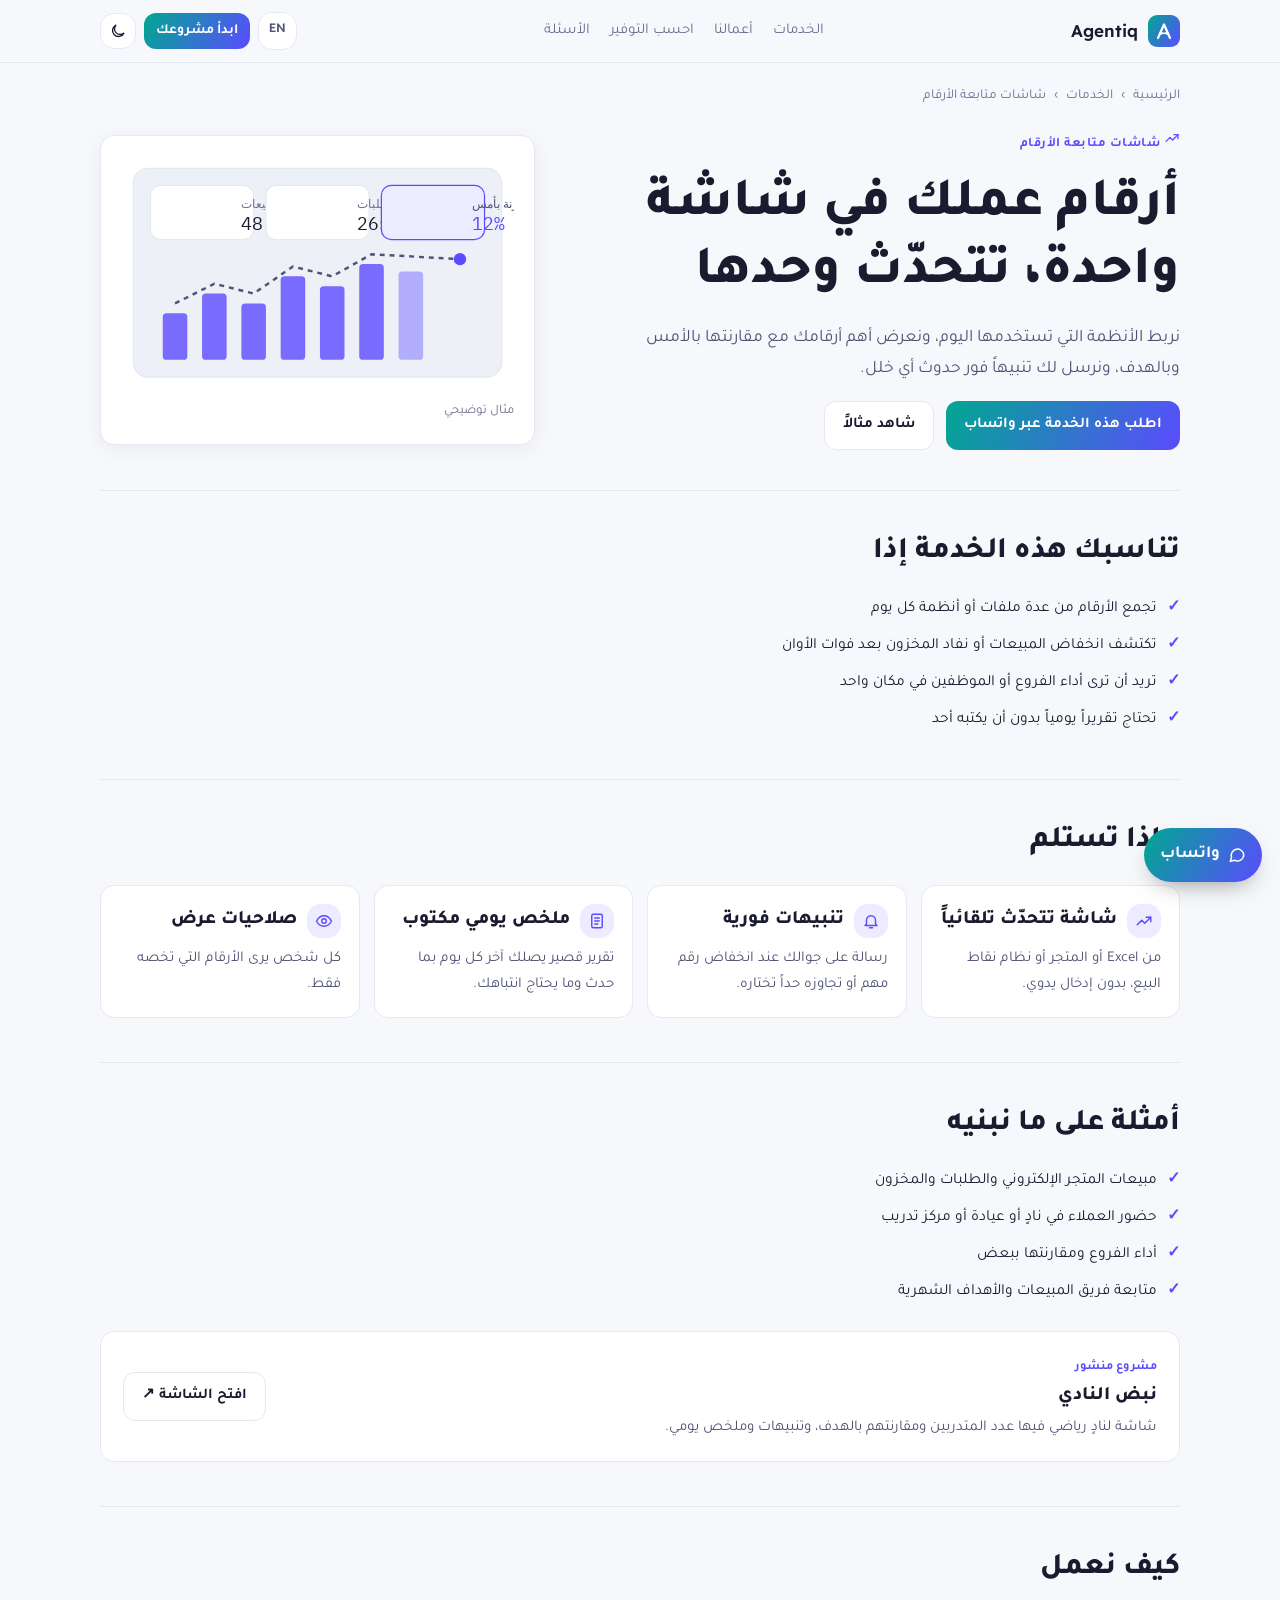
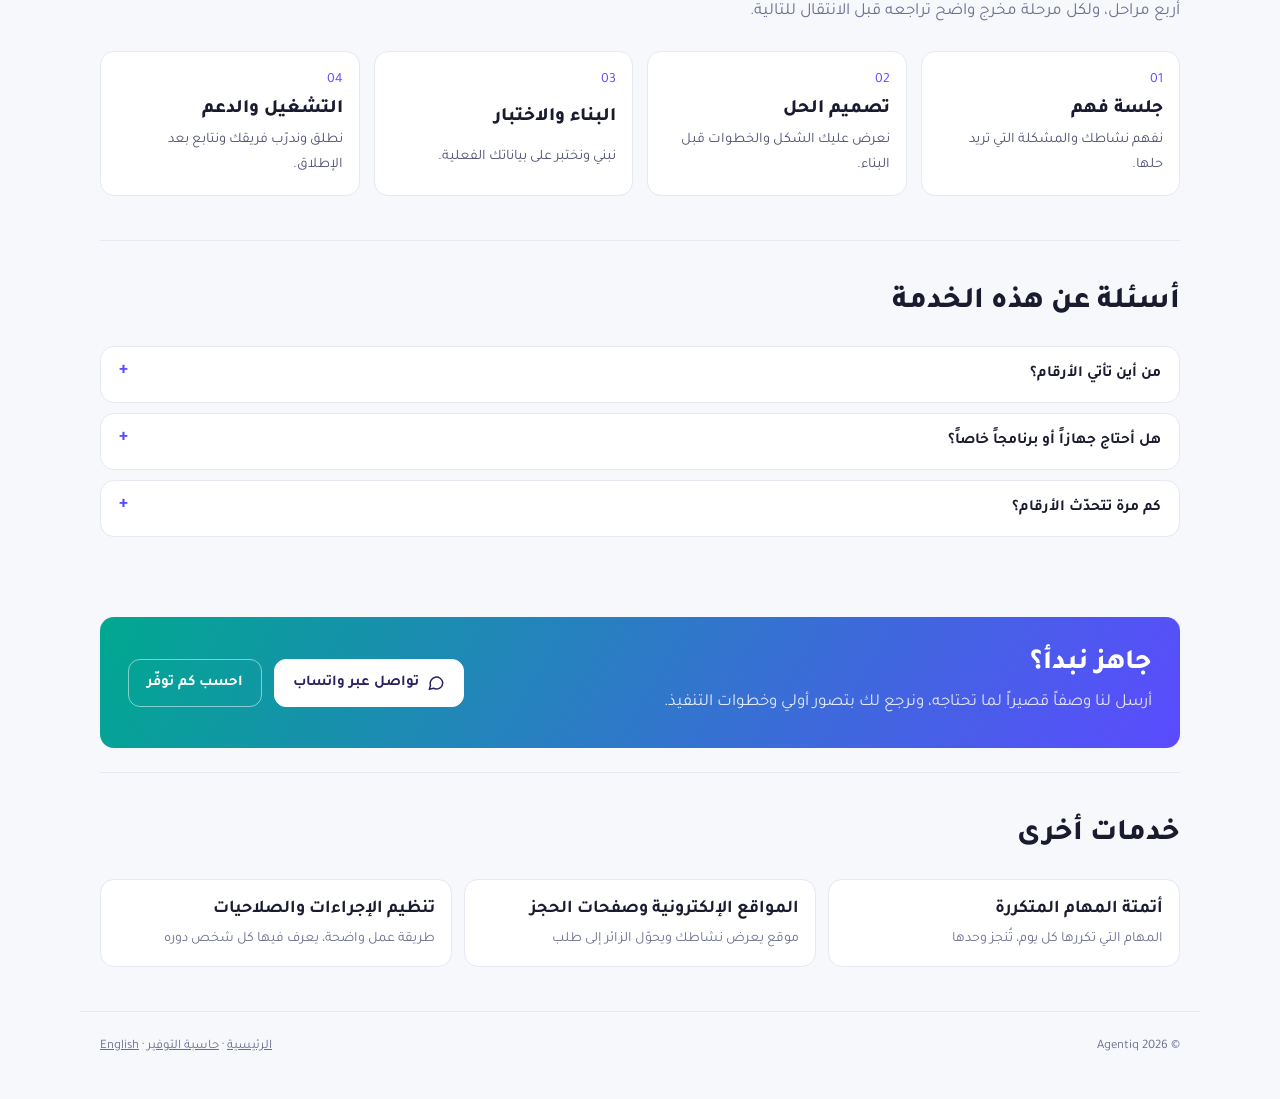
<file: services/dashboards/index.html>
<!doctype html>
<html lang="ar" dir="rtl">
<head>
<meta charset="utf-8">
<meta name="viewport" content="width=device-width, initial-scale=1, viewport-fit=cover">
<title>شاشات متابعة الأرقام | Agentiq</title>
<meta name="description" content="شاشة متابعة حية لمبيعاتك وطلباتك وأهم أرقام عملك، تتحدّث تلقائياً من أنظمتك وترسل لك تنبيهاً وملخصاً يومياً.">
<link rel="canonical" href="https://sarahalolayan.github.io/services/dashboards/">
<meta name="theme-color" content="#F7F6FB" media="(prefers-color-scheme: light)">
<meta name="theme-color" content="#14122A" media="(prefers-color-scheme: dark)">
<link rel="icon" href="data:image/svg+xml,%3Csvg xmlns='http://www.w3.org/2000/svg' viewBox='0 0 32 32'%3E%3Crect width='32' height='32' rx='8' fill='%235B47E0'/%3E%3Cpath d='M9 25 L16 8 L23 25' fill='none' stroke='white' stroke-width='3' stroke-linecap='round' stroke-linejoin='round'/%3E%3C/svg%3E">
<meta property="og:type" content="website"><meta property="og:site_name" content="Agentiq"><meta property="og:locale" content="ar_SA">
<meta property="og:url" content="https://sarahalolayan.github.io/services/dashboards/"><meta property="og:title" content="شاشات متابعة الأرقام | Agentiq"><meta property="og:description" content="شاشة متابعة حية لمبيعاتك وطلباتك وأهم أرقام عملك، تتحدّث تلقائياً من أنظمتك وترسل لك تنبيهاً وملخصاً يومياً.">
<meta property="og:image" content="https://sarahalolayan.github.io/og.png"><meta name="twitter:card" content="summary_large_image">
<link rel="preconnect" href="https://fonts.googleapis.com"><link rel="preconnect" href="https://fonts.gstatic.com" crossorigin><link rel="stylesheet" href="https://fonts.googleapis.com/css2?family=Tajawal:wght@400;500;700;800&family=Readex+Pro:wght@500;600;700&family=IBM+Plex+Mono:wght@400;500&display=swap">
<link rel="stylesheet" href="/assets/site.css">
<script src="/assets/agentiq-config.js" defer></script>
<script type="application/ld+json">{"@context": "https://schema.org", "@type": "Service", "name": "شاشات متابعة الأرقام", "description": "شاشة متابعة حية لمبيعاتك وطلباتك وأهم أرقام عملك، تتحدّث تلقائياً من أنظمتك وترسل لك تنبيهاً وملخصاً يومياً.", "areaServed": "SA", "provider": {"@type": "Organization", "name": "Agentiq", "url": "https://sarahalolayan.github.io/"}, "url": "https://sarahalolayan.github.io/services/dashboards/"}</script>
</head>
<body><a class="skip" href="#main">تخطَّ إلى المحتوى</a>
<nav class="nav"><div class="wrap nav-in">
  <a class="brand" href="/" aria-label="Agentiq، الصفحة الرئيسية"><span class="mark" aria-hidden="true"><svg width="20" height="20" viewBox="0 0 20 20" fill="none" stroke="currentColor" stroke-width="2.2" stroke-linecap="round" stroke-linejoin="round"><path d="M4 17 L10 3.5 L16 17"/><circle cx="7" cy="12.2" r="1.6" fill="currentColor" stroke="none"/><circle cx="13" cy="12.2" r="1.6" fill="currentColor" stroke="none"/><path d="M8.6 12.2 H11.4" stroke-width="1.6"/></svg></span><span lang="en">Agentiq</span></a>
  <div class="links" id="links"><a href="/#services">الخدمات</a><a href="/#work">أعمالنا</a><a href="/hours/">احسب التوفير</a><a href="/#faq">الأسئلة</a></div>
  <div class="nav-r"><a class="lang" href="/en/" lang="en" hreflang="en">EN</a><a class="btn primary sm" href="/#contact">ابدأ مشروعك</a>
    <button class="icon-btn" id="theme" type="button" aria-label="تبديل الوضع الفاتح والداكن"><svg width="18" height="18" viewBox="0 0 24 24" fill="none" stroke="currentColor" stroke-width="1.8"><path d="M20 14.5A8 8 0 1 1 9.5 4a6.5 6.5 0 0 0 10.5 10.5z"/></svg></button>
    <button class="icon-btn menu-btn" id="menu" type="button" aria-label="القائمة" aria-expanded="false" aria-controls="links"><svg width="18" height="18" viewBox="0 0 24 24" fill="none" stroke="currentColor" stroke-width="1.8" stroke-linecap="round"><path d="M4 7h16M4 12h16M4 17h16"/></svg></button></div>
</div></nav>
<main class="wrap" id="main" tabindex="-1">
  <nav class="crumbs" aria-label="مسار الصفحة"><a href="/">الرئيسية</a><span aria-hidden="true">›</span><a href="/#services">الخدمات</a><span aria-hidden="true">›</span><span aria-current="page">شاشات متابعة الأرقام</span></nav>
  <header class="page-hero">
    <div class="txt">
      <span class="eyebrow"><svg width="16" height="16" viewBox="0 0 24 24" fill="none" stroke="currentColor" stroke-width="1.9" stroke-linecap="round" stroke-linejoin="round" aria-hidden="true"><path d="M3 17l6-6 4 4 8-8"/><path d="M15 7h6v6"/></svg> شاشات متابعة الأرقام</span>
      <h1>أرقام عملك في شاشة واحدة، تتحدّث وحدها</h1>
      <p>نربط الأنظمة التي تستخدمها اليوم، ونعرض أهم أرقامك مع مقارنتها بالأمس وبالهدف، ونرسل لك تنبيهاً فور حدوث أي خلل.</p>
      <div class="cta-row"><a class="btn primary" href="https://wa.me/966557912466?text=%D8%A7%D9%84%D8%B3%D9%84%D8%A7%D9%85%20%D8%B9%D9%84%D9%8A%D9%83%D9%85%D8%8C%20%D8%A3%D8%B1%D8%BA%D8%A8%20%D8%A8%D8%AE%D8%AF%D9%85%D8%A9%20%C2%AB%D8%B4%D8%A7%D8%B4%D8%A7%D8%AA%20%D9%85%D8%AA%D8%A7%D8%A8%D8%B9%D8%A9%20%D8%A7%D9%84%D8%A3%D8%B1%D9%82%D8%A7%D9%85%C2%BB%20%D9%85%D9%86%20Agentiq." target="_blank" rel="noopener">اطلب هذه الخدمة عبر واتساب</a><a class="btn" href="https://sarahalolayan.github.io/nabd-alnadi/" target="_blank" rel="noopener">شاهد مثالاً</a></div>
    </div>
    <div class="hero-card"><svg viewBox="0 0 320 190" aria-hidden="true"><rect x="10" y="10" width="300" height="170" rx="12" fill="var(--sunk)" stroke="var(--line)"/>
  <rect x="24" y="24" width="84" height="44" rx="8" fill="var(--surface)" stroke="var(--line)"/><text x="98" y="42" text-anchor="end" font-size="10" fill="var(--muted)" font-family="IBM Plex Sans Arabic">المبيعات</text><text x="98" y="60" text-anchor="end" font-size="15" fill="var(--ink)" font-family="IBM Plex Mono">48,210</text>
  <rect x="118" y="24" width="84" height="44" rx="8" fill="var(--surface)" stroke="var(--line)"/><text x="192" y="42" text-anchor="end" font-size="10" fill="var(--muted)" font-family="IBM Plex Sans Arabic">الطلبات</text><text x="192" y="60" text-anchor="end" font-size="15" fill="var(--ink)" font-family="IBM Plex Mono">265</text>
  <rect x="212" y="24" width="84" height="44" rx="8" fill="var(--accent-soft)" stroke="var(--accent)"/><text x="286" y="42" text-anchor="end" font-size="10" fill="var(--ink-2)" font-family="IBM Plex Sans Arabic">مقارنة بأمس</text><text x="286" y="60" text-anchor="end" font-size="15" fill="var(--accent)" font-family="IBM Plex Mono">▲ 12%</text>
  <g fill="var(--accent)" opacity=".8"><rect x="34" y="128" width="20" height="38" rx="3"/><rect x="66" y="112" width="20" height="54" rx="3"/><rect x="98" y="120" width="20" height="46" rx="3"/><rect x="130" y="98" width="20" height="68" rx="3"/><rect x="162" y="106" width="20" height="60" rx="3"/><rect x="194" y="88" width="20" height="78" rx="3"/><rect x="226" y="94" width="20" height="72" rx="3" opacity=".5"/></g>
  <path fill="none" d="M44 120 L76 104 L108 112 L140 90 L172 98 L204 80 L276 84" fill="none" stroke="var(--ink-2)" stroke-width="2" stroke-dasharray="4 4"/><circle cx="276" cy="84" r="5" fill="var(--accent)"/></svg><span class="cap">مثال توضيحي</span></div>
  </header>

  <section class="block"><div class="block-head"><h2>تناسبك هذه الخدمة إذا</h2></div><ul class="checks"><li>تجمع الأرقام من عدة ملفات أو أنظمة كل يوم</li><li>تكتشف انخفاض المبيعات أو نفاد المخزون بعد فوات الأوان</li><li>تريد أن ترى أداء الفروع أو الموظفين في مكان واحد</li><li>تحتاج تقريراً يومياً بدون أن يكتبه أحد</li></ul></section>
  <section class="block"><div class="block-head"><h2>ماذا تستلم</h2></div><div class="grid g4"><div class="tile"><h3><span class="ic"><svg width="18" height="18" viewBox="0 0 24 24" fill="none" stroke="currentColor" stroke-width="1.9" stroke-linecap="round" stroke-linejoin="round" aria-hidden="true"><path d="M3 17l6-6 4 4 8-8"/><path d="M15 7h6v6"/></svg></span>شاشة تتحدّث تلقائياً</h3><p>من Excel أو المتجر أو نظام نقاط البيع، بدون إدخال يدوي.</p></div><div class="tile"><h3><span class="ic"><svg width="18" height="18" viewBox="0 0 24 24" fill="none" stroke="currentColor" stroke-width="1.9" stroke-linecap="round" stroke-linejoin="round" aria-hidden="true"><path d="M6 16V11a6 6 0 0 1 12 0v5l2 2H4z"/><path d="M10 21h4"/></svg></span>تنبيهات فورية</h3><p>رسالة على جوالك عند انخفاض رقم مهم أو تجاوزه حداً تختاره.</p></div><div class="tile"><h3><span class="ic"><svg width="18" height="18" viewBox="0 0 24 24" fill="none" stroke="currentColor" stroke-width="1.9" stroke-linecap="round" stroke-linejoin="round" aria-hidden="true"><rect x="5" y="3" width="14" height="18" rx="2"/><path d="M9 8h6M9 12h6M9 16h4"/></svg></span>ملخص يومي مكتوب</h3><p>تقرير قصير يصلك آخر كل يوم بما حدث وما يحتاج انتباهك.</p></div><div class="tile"><h3><span class="ic"><svg width="18" height="18" viewBox="0 0 24 24" fill="none" stroke="currentColor" stroke-width="1.9" stroke-linecap="round" stroke-linejoin="round" aria-hidden="true"><path d="M2 12s3.6-7 10-7 10 7 10 7-3.6 7-10 7S2 12 2 12z"/><circle cx="12" cy="12" r="3"/></svg></span>صلاحيات عرض</h3><p>كل شخص يرى الأرقام التي تخصه فقط.</p></div></div></section>
  <section class="block"><div class="block-head"><h2>أمثلة على ما نبنيه</h2></div><ul class="checks"><li>مبيعات المتجر الإلكتروني والطلبات والمخزون</li><li>حضور العملاء في نادٍ أو عيادة أو مركز تدريب</li><li>أداء الفروع ومقارنتها ببعض</li><li>متابعة فريق المبيعات والأهداف الشهرية</li></ul>
    <div class="example"><div><small>مشروع منشور</small><h3>نبض النادي</h3><p>شاشة لنادٍ رياضي فيها عدد المتدربين ومقارنتهم بالهدف، وتنبيهات وملخص يومي.</p></div><a class="btn" href="https://sarahalolayan.github.io/nabd-alnadi/" target="_blank" rel="noopener">افتح الشاشة ↗</a></div></section>
  <section class="block"><div class="block-head"><h2>كيف نعمل</h2><p>أربع مراحل، ولكل مرحلة مخرج واضح تراجعه قبل الانتقال للتالية.</p></div><ol class="steps"><li><span class="n">01</span><h3>جلسة فهم</h3><p>نفهم نشاطك والمشكلة التي تريد حلها.</p></li><li><span class="n">02</span><h3>تصميم الحل</h3><p>نعرض عليك الشكل والخطوات قبل البناء.</p></li><li><span class="n">03</span><h3>البناء والاختبار</h3><p>نبني ونختبر على بياناتك الفعلية.</p></li><li><span class="n">04</span><h3>التشغيل والدعم</h3><p>نطلق وندرّب فريقك ونتابع بعد الإطلاق.</p></li></ol></section>
  <section class="block"><div class="block-head"><h2>أسئلة عن هذه الخدمة</h2></div><div class="faqs"><details class="faq"><summary>من أين تأتي الأرقام؟</summary><p>من الأنظمة التي تستخدمها حالياً: ملفات Excel أو Google Sheets، متجر سلة أو زد، نظام نقاط البيع، أو قاعدة بيانات.</p></details><details class="faq"><summary>هل أحتاج جهازاً أو برنامجاً خاصاً؟</summary><p>لا. الشاشة تفتح من المتصفح على الكمبيوتر أو الجوال.</p></details><details class="faq"><summary>كم مرة تتحدّث الأرقام؟</summary><p>حسب حاجتك: كل دقيقة، أو كل ساعة، أو مرة يومياً.</p></details></div></section>

  <div class="band"><div><h2>جاهز نبدأ؟</h2><p>أرسل لنا وصفاً قصيراً لما تحتاجه، ونرجع لك بتصور أولي وخطوات التنفيذ.</p></div>
    <div class="cta-row"><a class="btn" href="https://wa.me/966557912466?text=%D8%A7%D9%84%D8%B3%D9%84%D8%A7%D9%85%20%D8%B9%D9%84%D9%8A%D9%83%D9%85%D8%8C%20%D8%A3%D8%B1%D8%BA%D8%A8%20%D8%A8%D8%AE%D8%AF%D9%85%D8%A9%20%C2%AB%D8%B4%D8%A7%D8%B4%D8%A7%D8%AA%20%D9%85%D8%AA%D8%A7%D8%A8%D8%B9%D8%A9%20%D8%A7%D9%84%D8%A3%D8%B1%D9%82%D8%A7%D9%85%C2%BB%20%D9%85%D9%86%20Agentiq." target="_blank" rel="noopener"><svg width="18" height="18" viewBox="0 0 24 24" fill="none" stroke="currentColor" stroke-width="2" stroke-linecap="round" stroke-linejoin="round" aria-hidden="true"><path d="M21 11.5a8.4 8.4 0 0 1-12.4 7.4L3 20.5l1.7-5.3A8.4 8.4 0 1 1 21 11.5z"/></svg>تواصل عبر واتساب</a><a class="btn ghost" href="/hours/">احسب كم توفّر</a></div></div>

  <section class="block"><div class="block-head"><h2>خدمات أخرى</h2></div><div class="others"><a href="/services/automation/"><b>أتمتة المهام المتكررة</b><small>المهام التي تكررها كل يوم، تُنجز وحدها</small></a><a href="/services/websites/"><b>المواقع الإلكترونية وصفحات الحجز</b><small>موقع يعرض نشاطك ويحوّل الزائر إلى طلب</small></a><a href="/services/process/"><b>تنظيم الإجراءات والصلاحيات</b><small>طريقة عمل واضحة، يعرف فيها كل شخص دوره</small></a></div></section>
</main>
<footer class="wrap"><span>© <span class="num" id="year">2026</span> <span lang="en">Agentiq</span></span><span><a href="/">الرئيسية</a> · <a href="/hours/">حاسبة التوفير</a> · <a href="/en/" lang="en">English</a></span></footer>
<a class="fab" href="https://wa.me/966557912466" target="_blank" rel="noopener" aria-label="تواصل معنا عبر واتساب"><svg width="18" height="18" viewBox="0 0 24 24" fill="none" stroke="currentColor" stroke-width="2" stroke-linecap="round" stroke-linejoin="round" aria-hidden="true"><path d="M21 11.5a8.4 8.4 0 0 1-12.4 7.4L3 20.5l1.7-5.3A8.4 8.4 0 1 1 21 11.5z"/></svg><span>واتساب</span></a>
<script src="/assets/site.js" defer></script>
</body></html>
</file>
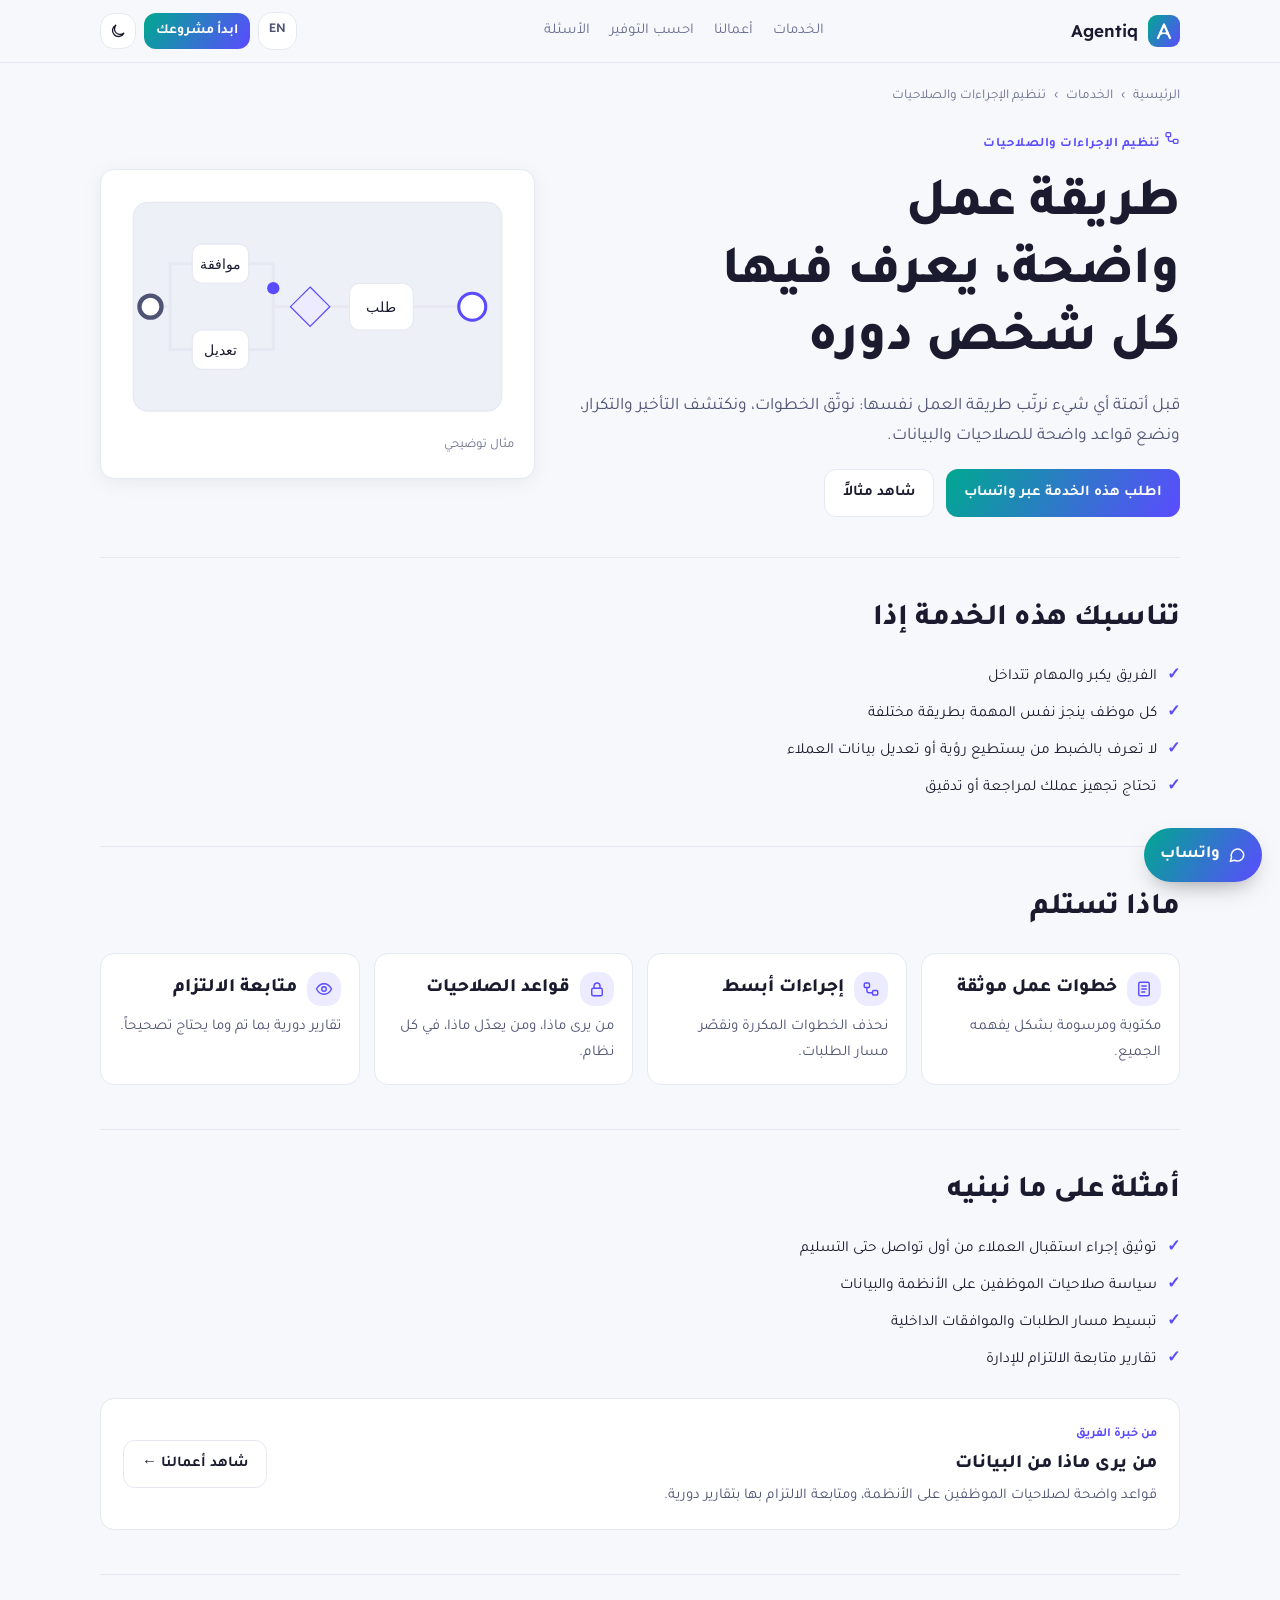
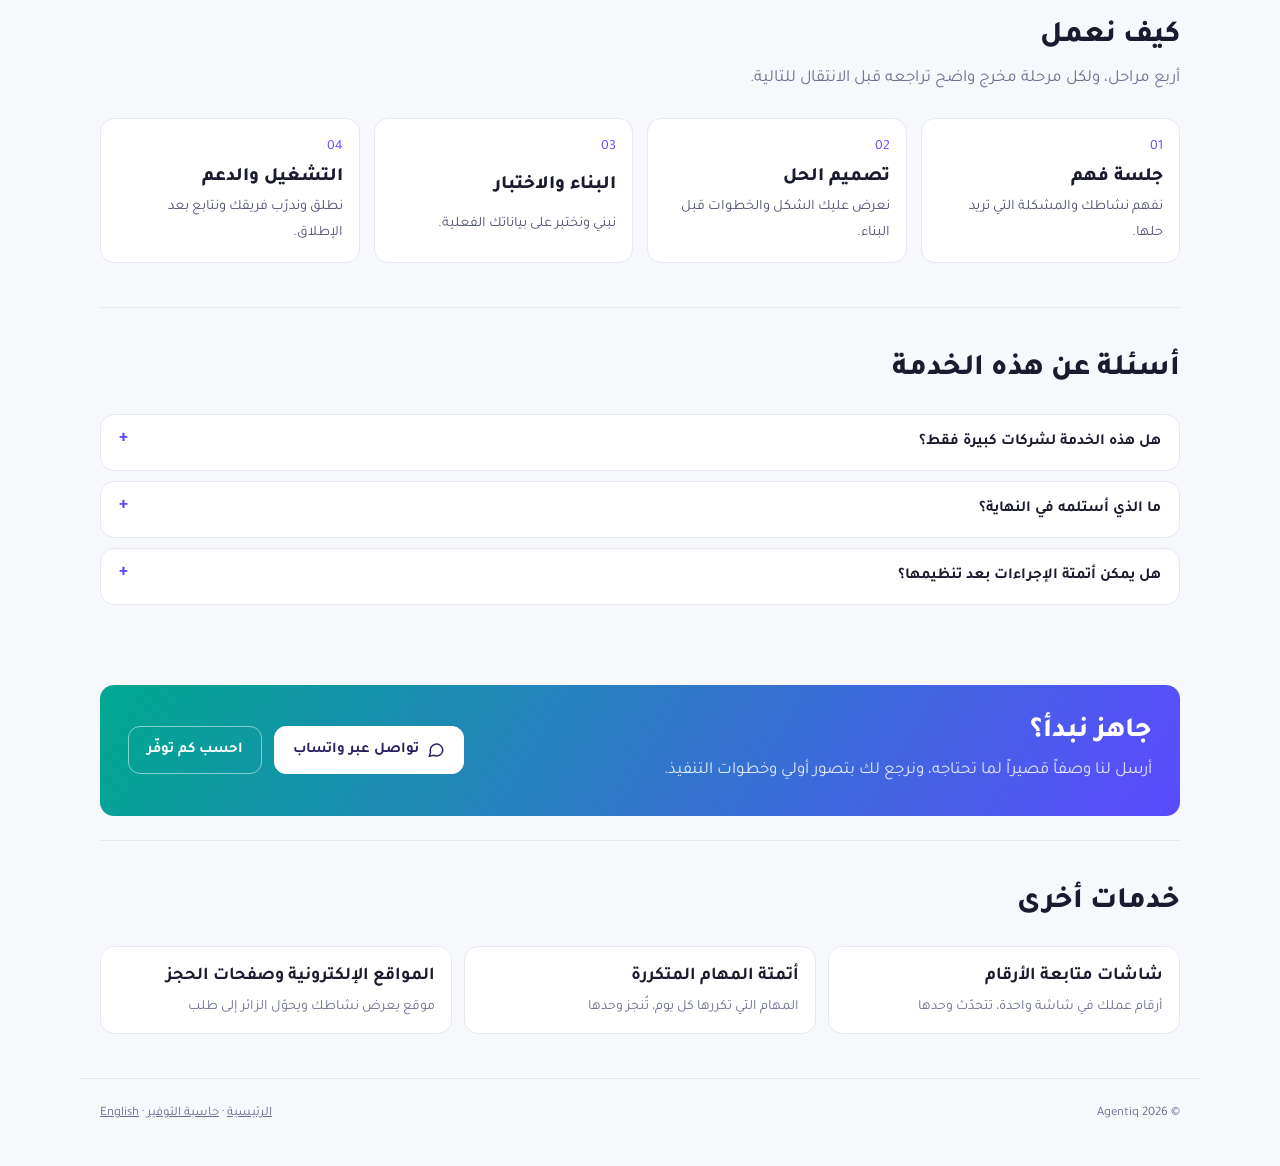
<file: services/process/index.html>
<!doctype html>
<html lang="ar" dir="rtl">
<head>
<meta charset="utf-8">
<meta name="viewport" content="width=device-width, initial-scale=1, viewport-fit=cover">
<title>تنظيم الإجراءات والصلاحيات | Agentiq</title>
<meta name="description" content="نوثّق خطوات العمل ونبسّطها، ونحدد من يرى ماذا من البيانات، ونتابع الالتزام بتقارير دورية، قبل أي أتمتة.">
<link rel="canonical" href="https://sarahalolayan.github.io/services/process/">
<meta name="theme-color" content="#F7F6FB" media="(prefers-color-scheme: light)">
<meta name="theme-color" content="#14122A" media="(prefers-color-scheme: dark)">
<link rel="icon" href="data:image/svg+xml,%3Csvg xmlns='http://www.w3.org/2000/svg' viewBox='0 0 32 32'%3E%3Crect width='32' height='32' rx='8' fill='%235B47E0'/%3E%3Cpath d='M9 25 L16 8 L23 25' fill='none' stroke='white' stroke-width='3' stroke-linecap='round' stroke-linejoin='round'/%3E%3C/svg%3E">
<meta property="og:type" content="website"><meta property="og:site_name" content="Agentiq"><meta property="og:locale" content="ar_SA">
<meta property="og:url" content="https://sarahalolayan.github.io/services/process/"><meta property="og:title" content="تنظيم الإجراءات والصلاحيات | Agentiq"><meta property="og:description" content="نوثّق خطوات العمل ونبسّطها، ونحدد من يرى ماذا من البيانات، ونتابع الالتزام بتقارير دورية، قبل أي أتمتة.">
<meta property="og:image" content="https://sarahalolayan.github.io/og.png"><meta name="twitter:card" content="summary_large_image">
<link rel="preconnect" href="https://fonts.googleapis.com"><link rel="preconnect" href="https://fonts.gstatic.com" crossorigin><link rel="stylesheet" href="https://fonts.googleapis.com/css2?family=Tajawal:wght@400;500;700;800&family=Readex+Pro:wght@500;600;700&family=IBM+Plex+Mono:wght@400;500&display=swap">
<link rel="stylesheet" href="/assets/site.css">
<script src="/assets/agentiq-config.js" defer></script>
<script type="application/ld+json">{"@context": "https://schema.org", "@type": "Service", "name": "تنظيم الإجراءات والصلاحيات", "description": "نوثّق خطوات العمل ونبسّطها، ونحدد من يرى ماذا من البيانات، ونتابع الالتزام بتقارير دورية، قبل أي أتمتة.", "areaServed": "SA", "provider": {"@type": "Organization", "name": "Agentiq", "url": "https://sarahalolayan.github.io/"}, "url": "https://sarahalolayan.github.io/services/process/"}</script>
</head>
<body><a class="skip" href="#main">تخطَّ إلى المحتوى</a>
<nav class="nav"><div class="wrap nav-in">
  <a class="brand" href="/" aria-label="Agentiq، الصفحة الرئيسية"><span class="mark" aria-hidden="true"><svg width="20" height="20" viewBox="0 0 20 20" fill="none" stroke="currentColor" stroke-width="2.2" stroke-linecap="round" stroke-linejoin="round"><path d="M4 17 L10 3.5 L16 17"/><circle cx="7" cy="12.2" r="1.6" fill="currentColor" stroke="none"/><circle cx="13" cy="12.2" r="1.6" fill="currentColor" stroke="none"/><path d="M8.6 12.2 H11.4" stroke-width="1.6"/></svg></span><span lang="en">Agentiq</span></a>
  <div class="links" id="links"><a href="/#services">الخدمات</a><a href="/#work">أعمالنا</a><a href="/hours/">احسب التوفير</a><a href="/#faq">الأسئلة</a></div>
  <div class="nav-r"><a class="lang" href="/en/" lang="en" hreflang="en">EN</a><a class="btn primary sm" href="/#contact">ابدأ مشروعك</a>
    <button class="icon-btn" id="theme" type="button" aria-label="تبديل الوضع الفاتح والداكن"><svg width="18" height="18" viewBox="0 0 24 24" fill="none" stroke="currentColor" stroke-width="1.8"><path d="M20 14.5A8 8 0 1 1 9.5 4a6.5 6.5 0 0 0 10.5 10.5z"/></svg></button>
    <button class="icon-btn menu-btn" id="menu" type="button" aria-label="القائمة" aria-expanded="false" aria-controls="links"><svg width="18" height="18" viewBox="0 0 24 24" fill="none" stroke="currentColor" stroke-width="1.8" stroke-linecap="round"><path d="M4 7h16M4 12h16M4 17h16"/></svg></button></div>
</div></nav>
<main class="wrap" id="main" tabindex="-1">
  <nav class="crumbs" aria-label="مسار الصفحة"><a href="/">الرئيسية</a><span aria-hidden="true">›</span><a href="/#services">الخدمات</a><span aria-hidden="true">›</span><span aria-current="page">تنظيم الإجراءات والصلاحيات</span></nav>
  <header class="page-hero">
    <div class="txt">
      <span class="eyebrow"><svg width="16" height="16" viewBox="0 0 24 24" fill="none" stroke="currentColor" stroke-width="1.9" stroke-linecap="round" stroke-linejoin="round" aria-hidden="true"><rect x="3" y="4" width="7" height="6" rx="1.5"/><rect x="14" y="14" width="7" height="6" rx="1.5"/><path d="M6.5 10v4a3 3 0 0 0 3 3H14"/></svg> تنظيم الإجراءات والصلاحيات</span>
      <h1>طريقة عمل واضحة، يعرف فيها كل شخص دوره</h1>
      <p>قبل أتمتة أي شيء نرتّب طريقة العمل نفسها: نوثّق الخطوات، ونكتشف التأخير والتكرار، ونضع قواعد واضحة للصلاحيات والبيانات.</p>
      <div class="cta-row"><a class="btn primary" href="https://wa.me/966557912466?text=%D8%A7%D9%84%D8%B3%D9%84%D8%A7%D9%85%20%D8%B9%D9%84%D9%8A%D9%83%D9%85%D8%8C%20%D8%A3%D8%B1%D8%BA%D8%A8%20%D8%A8%D8%AE%D8%AF%D9%85%D8%A9%20%C2%AB%D8%AA%D9%86%D8%B8%D9%8A%D9%85%20%D8%A7%D9%84%D8%A5%D8%AC%D8%B1%D8%A7%D8%A1%D8%A7%D8%AA%20%D9%88%D8%A7%D9%84%D8%B5%D9%84%D8%A7%D8%AD%D9%8A%D8%A7%D8%AA%C2%BB%20%D9%85%D9%86%20Agentiq." target="_blank" rel="noopener">اطلب هذه الخدمة عبر واتساب</a><a class="btn" href="https://sarahalolayan.github.io/#work">شاهد مثالاً</a></div>
    </div>
    <div class="hero-card"><svg viewBox="0 0 320 190" aria-hidden="true"><rect x="10" y="10" width="300" height="170" rx="12" fill="var(--sunk)" stroke="var(--line)"/>
  <path d="M276 95 H238 M186 95 H168 M140 95 H124 V60 H104 M124 95 V130 H104 M58 60 H40 V95 M58 130 H40 V95 H30" fill="none" stroke="var(--line)" stroke-width="2.5"/>
  <circle cx="286" cy="95" r="11" fill="var(--surface)" stroke="var(--accent)" stroke-width="2.5"/>
  <rect x="186" y="76" width="52" height="38" rx="8" fill="var(--surface)" stroke="var(--line)"/><text x="212" y="99" text-anchor="middle" font-size="11" fill="var(--ink)" font-family="IBM Plex Sans Arabic">طلب</text>
  <path d="M154 79 L170 95 L154 111 L138 95 Z" fill="var(--accent-soft)" stroke="var(--accent)"/>
  <rect x="58" y="44" width="46" height="32" rx="8" fill="var(--surface)" stroke="var(--line)"/><text x="81" y="64" text-anchor="middle" font-size="11" fill="var(--ink)" font-family="IBM Plex Sans Arabic">موافقة</text>
  <rect x="58" y="114" width="46" height="32" rx="8" fill="var(--surface)" stroke="var(--line)"/><text x="81" y="134" text-anchor="middle" font-size="11" fill="var(--ink)" font-family="IBM Plex Sans Arabic">تعديل</text>
  <circle cx="24" cy="95" r="9" fill="var(--surface)" stroke="var(--ink-2)" stroke-width="3.5"/>
  <circle r="5" fill="var(--accent)"><animateMotion dur="4s" repeatCount="indefinite" path="M286 95 H212 H154 H124 V60 H81 H40 V95 H24"/></circle></svg><span class="cap">مثال توضيحي</span></div>
  </header>

  <section class="block"><div class="block-head"><h2>تناسبك هذه الخدمة إذا</h2></div><ul class="checks"><li>الفريق يكبر والمهام تتداخل</li><li>كل موظف ينجز نفس المهمة بطريقة مختلفة</li><li>لا تعرف بالضبط من يستطيع رؤية أو تعديل بيانات العملاء</li><li>تحتاج تجهيز عملك لمراجعة أو تدقيق</li></ul></section>
  <section class="block"><div class="block-head"><h2>ماذا تستلم</h2></div><div class="grid g4"><div class="tile"><h3><span class="ic"><svg width="18" height="18" viewBox="0 0 24 24" fill="none" stroke="currentColor" stroke-width="1.9" stroke-linecap="round" stroke-linejoin="round" aria-hidden="true"><rect x="5" y="3" width="14" height="18" rx="2"/><path d="M9 8h6M9 12h6M9 16h4"/></svg></span>خطوات عمل موثقة</h3><p>مكتوبة ومرسومة بشكل يفهمه الجميع.</p></div><div class="tile"><h3><span class="ic"><svg width="18" height="18" viewBox="0 0 24 24" fill="none" stroke="currentColor" stroke-width="1.9" stroke-linecap="round" stroke-linejoin="round" aria-hidden="true"><rect x="3" y="4" width="7" height="6" rx="1.5"/><rect x="14" y="14" width="7" height="6" rx="1.5"/><path d="M6.5 10v4a3 3 0 0 0 3 3H14"/></svg></span>إجراءات أبسط</h3><p>نحذف الخطوات المكررة ونقصّر مسار الطلبات.</p></div><div class="tile"><h3><span class="ic"><svg width="18" height="18" viewBox="0 0 24 24" fill="none" stroke="currentColor" stroke-width="1.9" stroke-linecap="round" stroke-linejoin="round" aria-hidden="true"><rect x="5" y="11" width="14" height="10" rx="2"/><path d="M8 11V8a4 4 0 0 1 8 0v3"/></svg></span>قواعد الصلاحيات</h3><p>من يرى ماذا، ومن يعدّل ماذا، في كل نظام.</p></div><div class="tile"><h3><span class="ic"><svg width="18" height="18" viewBox="0 0 24 24" fill="none" stroke="currentColor" stroke-width="1.9" stroke-linecap="round" stroke-linejoin="round" aria-hidden="true"><path d="M2 12s3.6-7 10-7 10 7 10 7-3.6 7-10 7S2 12 2 12z"/><circle cx="12" cy="12" r="3"/></svg></span>متابعة الالتزام</h3><p>تقارير دورية بما تم وما يحتاج تصحيحاً.</p></div></div></section>
  <section class="block"><div class="block-head"><h2>أمثلة على ما نبنيه</h2></div><ul class="checks"><li>توثيق إجراء استقبال العملاء من أول تواصل حتى التسليم</li><li>سياسة صلاحيات الموظفين على الأنظمة والبيانات</li><li>تبسيط مسار الطلبات والموافقات الداخلية</li><li>تقارير متابعة الالتزام للإدارة</li></ul>
    <div class="example"><div><small>من خبرة الفريق</small><h3>من يرى ماذا من البيانات</h3><p>قواعد واضحة لصلاحيات الموظفين على الأنظمة، ومتابعة الالتزام بها بتقارير دورية.</p></div><a class="btn" href="https://sarahalolayan.github.io/#work">شاهد أعمالنا ←</a></div></section>
  <section class="block"><div class="block-head"><h2>كيف نعمل</h2><p>أربع مراحل، ولكل مرحلة مخرج واضح تراجعه قبل الانتقال للتالية.</p></div><ol class="steps"><li><span class="n">01</span><h3>جلسة فهم</h3><p>نفهم نشاطك والمشكلة التي تريد حلها.</p></li><li><span class="n">02</span><h3>تصميم الحل</h3><p>نعرض عليك الشكل والخطوات قبل البناء.</p></li><li><span class="n">03</span><h3>البناء والاختبار</h3><p>نبني ونختبر على بياناتك الفعلية.</p></li><li><span class="n">04</span><h3>التشغيل والدعم</h3><p>نطلق وندرّب فريقك ونتابع بعد الإطلاق.</p></li></ol></section>
  <section class="block"><div class="block-head"><h2>أسئلة عن هذه الخدمة</h2></div><div class="faqs"><details class="faq"><summary>هل هذه الخدمة لشركات كبيرة فقط؟</summary><p>لا. حتى فريق من خمسة أشخاص يستفيد من خطوات واضحة وصلاحيات محددة.</p></details><details class="faq"><summary>ما الذي أستلمه في النهاية؟</summary><p>وثيقة الإجراءات، ورسومات خطوات العمل، وقواعد الصلاحيات، وخطة متابعة.</p></details><details class="faq"><summary>هل يمكن أتمتة الإجراءات بعد تنظيمها؟</summary><p>نعم، وهذه أفضل نقطة بداية للأتمتة.</p></details></div></section>

  <div class="band"><div><h2>جاهز نبدأ؟</h2><p>أرسل لنا وصفاً قصيراً لما تحتاجه، ونرجع لك بتصور أولي وخطوات التنفيذ.</p></div>
    <div class="cta-row"><a class="btn" href="https://wa.me/966557912466?text=%D8%A7%D9%84%D8%B3%D9%84%D8%A7%D9%85%20%D8%B9%D9%84%D9%8A%D9%83%D9%85%D8%8C%20%D8%A3%D8%B1%D8%BA%D8%A8%20%D8%A8%D8%AE%D8%AF%D9%85%D8%A9%20%C2%AB%D8%AA%D9%86%D8%B8%D9%8A%D9%85%20%D8%A7%D9%84%D8%A5%D8%AC%D8%B1%D8%A7%D8%A1%D8%A7%D8%AA%20%D9%88%D8%A7%D9%84%D8%B5%D9%84%D8%A7%D8%AD%D9%8A%D8%A7%D8%AA%C2%BB%20%D9%85%D9%86%20Agentiq." target="_blank" rel="noopener"><svg width="18" height="18" viewBox="0 0 24 24" fill="none" stroke="currentColor" stroke-width="2" stroke-linecap="round" stroke-linejoin="round" aria-hidden="true"><path d="M21 11.5a8.4 8.4 0 0 1-12.4 7.4L3 20.5l1.7-5.3A8.4 8.4 0 1 1 21 11.5z"/></svg>تواصل عبر واتساب</a><a class="btn ghost" href="/hours/">احسب كم توفّر</a></div></div>

  <section class="block"><div class="block-head"><h2>خدمات أخرى</h2></div><div class="others"><a href="/services/dashboards/"><b>شاشات متابعة الأرقام</b><small>أرقام عملك في شاشة واحدة، تتحدّث وحدها</small></a><a href="/services/automation/"><b>أتمتة المهام المتكررة</b><small>المهام التي تكررها كل يوم، تُنجز وحدها</small></a><a href="/services/websites/"><b>المواقع الإلكترونية وصفحات الحجز</b><small>موقع يعرض نشاطك ويحوّل الزائر إلى طلب</small></a></div></section>
</main>
<footer class="wrap"><span>© <span class="num" id="year">2026</span> <span lang="en">Agentiq</span></span><span><a href="/">الرئيسية</a> · <a href="/hours/">حاسبة التوفير</a> · <a href="/en/" lang="en">English</a></span></footer>
<a class="fab" href="https://wa.me/966557912466" target="_blank" rel="noopener" aria-label="تواصل معنا عبر واتساب"><svg width="18" height="18" viewBox="0 0 24 24" fill="none" stroke="currentColor" stroke-width="2" stroke-linecap="round" stroke-linejoin="round" aria-hidden="true"><path d="M21 11.5a8.4 8.4 0 0 1-12.4 7.4L3 20.5l1.7-5.3A8.4 8.4 0 1 1 21 11.5z"/></svg><span>واتساب</span></a>
<script src="/assets/site.js" defer></script>
</body></html>
</file>
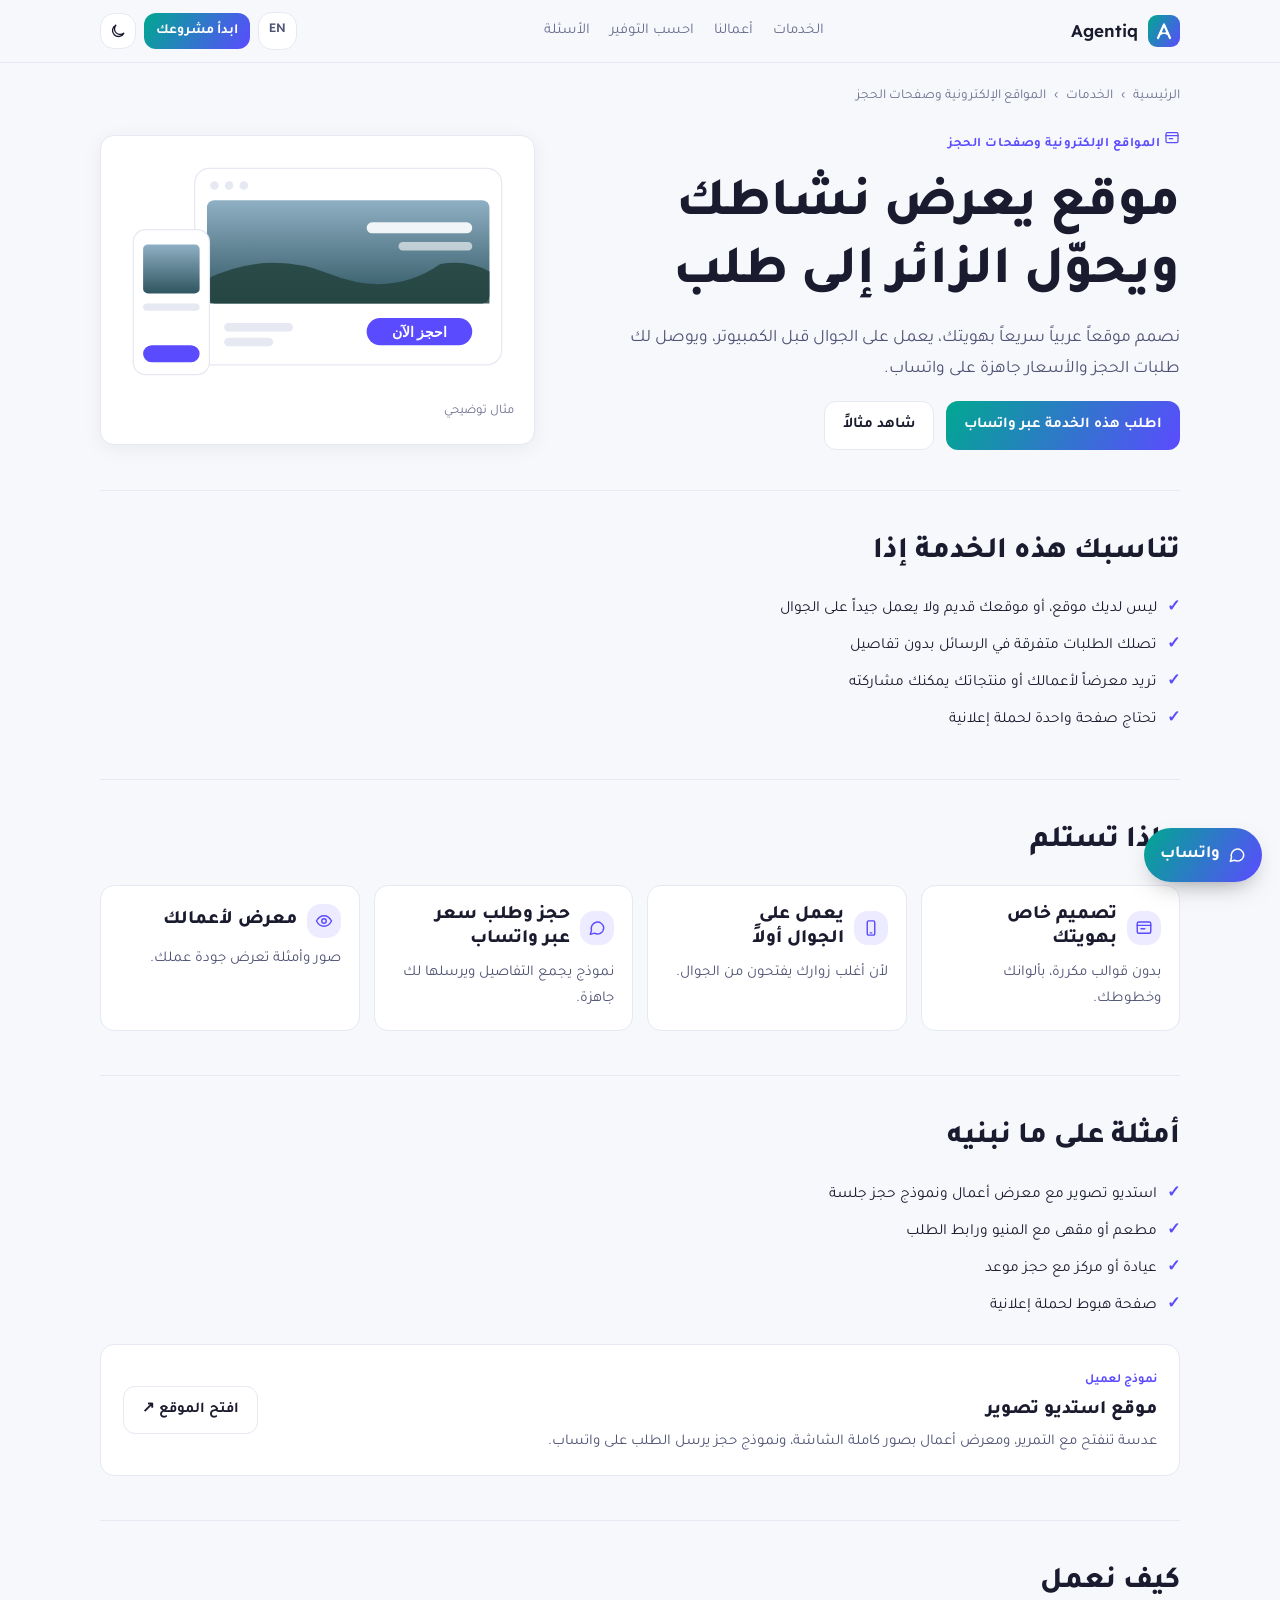
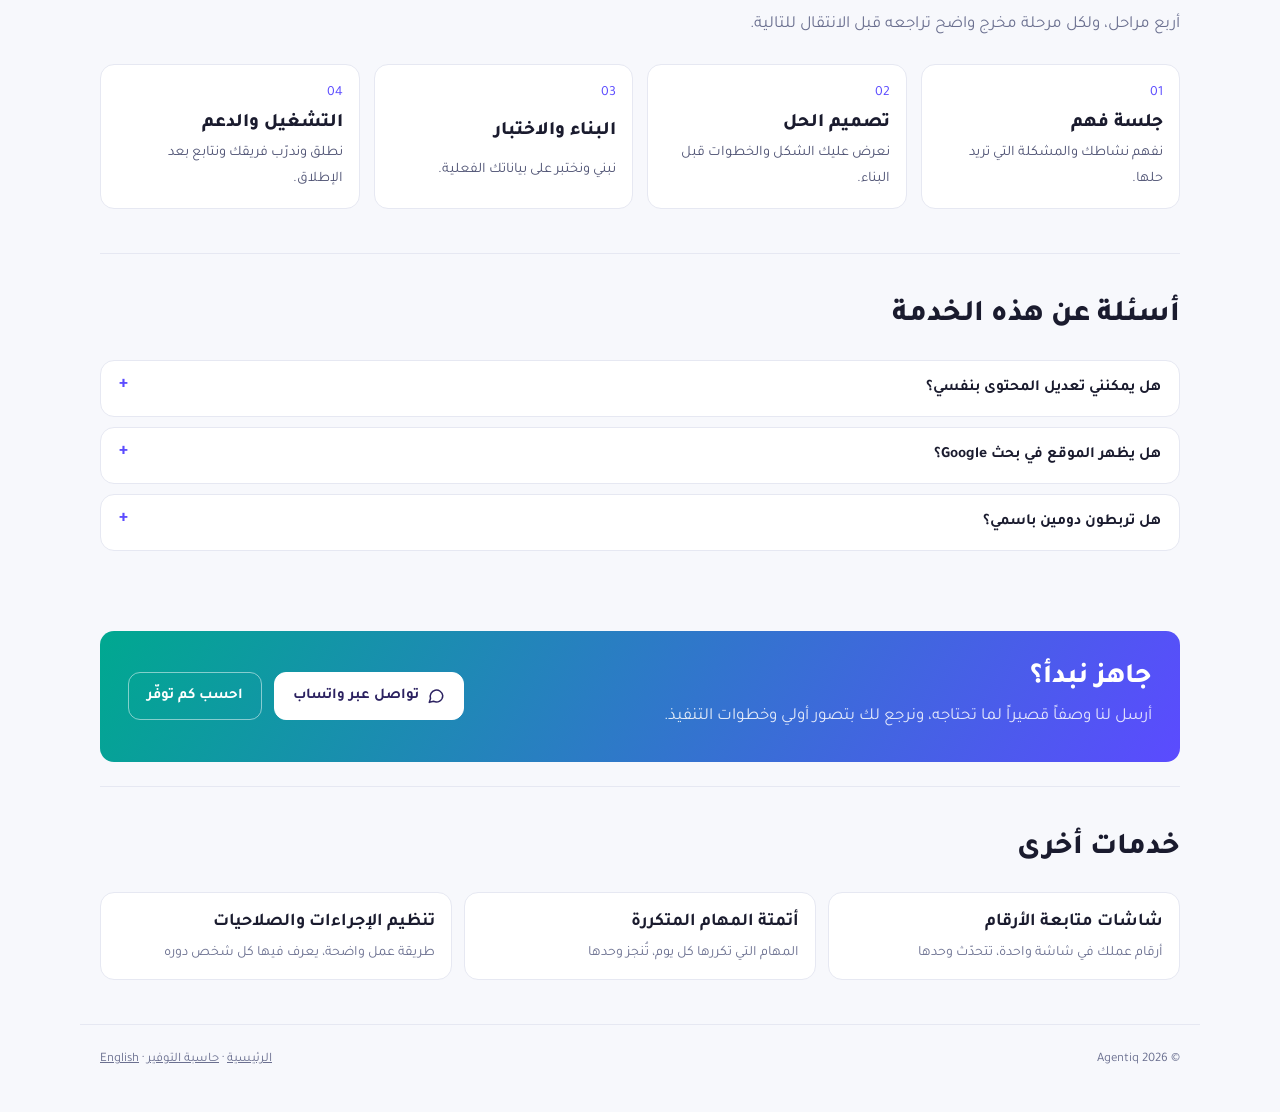
<file: services/websites/index.html>
<!doctype html>
<html lang="ar" dir="rtl">
<head>
<meta charset="utf-8">
<meta name="viewport" content="width=device-width, initial-scale=1, viewport-fit=cover">
<title>مواقع إلكترونية وصفحات حجز | Agentiq</title>
<meta name="description" content="مواقع عربية سريعة بتصميم خاص، تعمل على الجوال، مع معرض أعمال ونموذج حجز أو طلب سعر يصلك على واتساب.">
<link rel="canonical" href="https://sarahalolayan.github.io/services/websites/">
<meta name="theme-color" content="#F7F6FB" media="(prefers-color-scheme: light)">
<meta name="theme-color" content="#14122A" media="(prefers-color-scheme: dark)">
<link rel="icon" href="data:image/svg+xml,%3Csvg xmlns='http://www.w3.org/2000/svg' viewBox='0 0 32 32'%3E%3Crect width='32' height='32' rx='8' fill='%235B47E0'/%3E%3Cpath d='M9 25 L16 8 L23 25' fill='none' stroke='white' stroke-width='3' stroke-linecap='round' stroke-linejoin='round'/%3E%3C/svg%3E">
<meta property="og:type" content="website"><meta property="og:site_name" content="Agentiq"><meta property="og:locale" content="ar_SA">
<meta property="og:url" content="https://sarahalolayan.github.io/services/websites/"><meta property="og:title" content="مواقع إلكترونية وصفحات حجز | Agentiq"><meta property="og:description" content="مواقع عربية سريعة بتصميم خاص، تعمل على الجوال، مع معرض أعمال ونموذج حجز أو طلب سعر يصلك على واتساب.">
<meta property="og:image" content="https://sarahalolayan.github.io/og.png"><meta name="twitter:card" content="summary_large_image">
<link rel="preconnect" href="https://fonts.googleapis.com"><link rel="preconnect" href="https://fonts.gstatic.com" crossorigin><link rel="stylesheet" href="https://fonts.googleapis.com/css2?family=Tajawal:wght@400;500;700;800&family=Readex+Pro:wght@500;600;700&family=IBM+Plex+Mono:wght@400;500&display=swap">
<link rel="stylesheet" href="/assets/site.css">
<script src="/assets/agentiq-config.js" defer></script>
<script type="application/ld+json">{"@context": "https://schema.org", "@type": "Service", "name": "المواقع الإلكترونية وصفحات الحجز", "description": "مواقع عربية سريعة بتصميم خاص، تعمل على الجوال، مع معرض أعمال ونموذج حجز أو طلب سعر يصلك على واتساب.", "areaServed": "SA", "provider": {"@type": "Organization", "name": "Agentiq", "url": "https://sarahalolayan.github.io/"}, "url": "https://sarahalolayan.github.io/services/websites/"}</script>
</head>
<body><a class="skip" href="#main">تخطَّ إلى المحتوى</a>
<nav class="nav"><div class="wrap nav-in">
  <a class="brand" href="/" aria-label="Agentiq، الصفحة الرئيسية"><span class="mark" aria-hidden="true"><svg width="20" height="20" viewBox="0 0 20 20" fill="none" stroke="currentColor" stroke-width="2.2" stroke-linecap="round" stroke-linejoin="round"><path d="M4 17 L10 3.5 L16 17"/><circle cx="7" cy="12.2" r="1.6" fill="currentColor" stroke="none"/><circle cx="13" cy="12.2" r="1.6" fill="currentColor" stroke="none"/><path d="M8.6 12.2 H11.4" stroke-width="1.6"/></svg></span><span lang="en">Agentiq</span></a>
  <div class="links" id="links"><a href="/#services">الخدمات</a><a href="/#work">أعمالنا</a><a href="/hours/">احسب التوفير</a><a href="/#faq">الأسئلة</a></div>
  <div class="nav-r"><a class="lang" href="/en/" lang="en" hreflang="en">EN</a><a class="btn primary sm" href="/#contact">ابدأ مشروعك</a>
    <button class="icon-btn" id="theme" type="button" aria-label="تبديل الوضع الفاتح والداكن"><svg width="18" height="18" viewBox="0 0 24 24" fill="none" stroke="currentColor" stroke-width="1.8"><path d="M20 14.5A8 8 0 1 1 9.5 4a6.5 6.5 0 0 0 10.5 10.5z"/></svg></button>
    <button class="icon-btn menu-btn" id="menu" type="button" aria-label="القائمة" aria-expanded="false" aria-controls="links"><svg width="18" height="18" viewBox="0 0 24 24" fill="none" stroke="currentColor" stroke-width="1.8" stroke-linecap="round"><path d="M4 7h16M4 12h16M4 17h16"/></svg></button></div>
</div></nav>
<main class="wrap" id="main" tabindex="-1">
  <nav class="crumbs" aria-label="مسار الصفحة"><a href="/">الرئيسية</a><span aria-hidden="true">›</span><a href="/#services">الخدمات</a><span aria-hidden="true">›</span><span aria-current="page">المواقع الإلكترونية وصفحات الحجز</span></nav>
  <header class="page-hero">
    <div class="txt">
      <span class="eyebrow"><svg width="16" height="16" viewBox="0 0 24 24" fill="none" stroke="currentColor" stroke-width="1.9" stroke-linecap="round" stroke-linejoin="round" aria-hidden="true"><rect x="3" y="4" width="18" height="15" rx="2"/><path d="M3 8.5h18"/><path d="M8 13h5"/></svg> المواقع الإلكترونية وصفحات الحجز</span>
      <h1>موقع يعرض نشاطك ويحوّل الزائر إلى طلب</h1>
      <p>نصمم موقعاً عربياً سريعاً بهويتك، يعمل على الجوال قبل الكمبيوتر، ويوصل لك طلبات الحجز والأسعار جاهزة على واتساب.</p>
      <div class="cta-row"><a class="btn primary" href="https://wa.me/966557912466?text=%D8%A7%D9%84%D8%B3%D9%84%D8%A7%D9%85%20%D8%B9%D9%84%D9%8A%D9%83%D9%85%D8%8C%20%D8%A3%D8%B1%D8%BA%D8%A8%20%D8%A8%D8%AE%D8%AF%D9%85%D8%A9%20%C2%AB%D8%A7%D9%84%D9%85%D9%88%D8%A7%D9%82%D8%B9%20%D8%A7%D9%84%D8%A5%D9%84%D9%83%D8%AA%D8%B1%D9%88%D9%86%D9%8A%D8%A9%20%D9%88%D8%B5%D9%81%D8%AD%D8%A7%D8%AA%20%D8%A7%D9%84%D8%AD%D8%AC%D8%B2%C2%BB%20%D9%85%D9%86%20Agentiq." target="_blank" rel="noopener">اطلب هذه الخدمة عبر واتساب</a><a class="btn" href="https://sarahalolayan.github.io/demos/studio/" target="_blank" rel="noopener">شاهد مثالاً</a></div>
    </div>
    <div class="hero-card"><svg viewBox="0 0 320 190" aria-hidden="true"><defs><linearGradient id="sk" x1="0" y1="0" x2="0" y2="1"><stop offset="0" stop-color="#8FB0C4"/><stop offset="1" stop-color="#2F5560"/></linearGradient></defs>
  <rect x="60" y="10" width="250" height="160" rx="12" fill="var(--surface)" stroke="var(--line)"/><circle cx="76" cy="24" r="3.5" fill="var(--line)"/><circle cx="88" cy="24" r="3.5" fill="var(--line)"/><circle cx="100" cy="24" r="3.5" fill="var(--line)"/>
  <rect x="70" y="36" width="230" height="84" rx="6" fill="url(#sk)"/><path d="M70 120 V100 Q120 76 170 96 T260 88 Q282 84 300 94 V120 Z" fill="#24443F" opacity=".85"/>
  <rect x="200" y="54" width="86" height="9" rx="4.5" fill="#fff" opacity=".9"/><rect x="226" y="70" width="60" height="7" rx="3.5" fill="#fff" opacity=".6"/>
  <rect x="200" y="132" width="86" height="22" rx="11" fill="var(--accent)"/><text x="243" y="147" text-anchor="middle" font-size="11" fill="var(--accent-ink)" font-family="IBM Plex Sans Arabic" font-weight="600">احجز الآن</text>
  <rect x="84" y="136" width="56" height="7" rx="3.5" fill="var(--line)"/><rect x="84" y="148" width="40" height="7" rx="3.5" fill="var(--line)"/>
  <rect x="10" y="60" width="62" height="118" rx="10" fill="var(--surface)" stroke="var(--line)"/><rect x="18" y="72" width="46" height="40" rx="4" fill="url(#sk)"/><rect x="18" y="120" width="46" height="6" rx="3" fill="var(--line)"/><rect x="18" y="154" width="46" height="14" rx="7" fill="var(--accent)"/></svg><span class="cap">مثال توضيحي</span></div>
  </header>

  <section class="block"><div class="block-head"><h2>تناسبك هذه الخدمة إذا</h2></div><ul class="checks"><li>ليس لديك موقع، أو موقعك قديم ولا يعمل جيداً على الجوال</li><li>تصلك الطلبات متفرقة في الرسائل بدون تفاصيل</li><li>تريد معرضاً لأعمالك أو منتجاتك يمكنك مشاركته</li><li>تحتاج صفحة واحدة لحملة إعلانية</li></ul></section>
  <section class="block"><div class="block-head"><h2>ماذا تستلم</h2></div><div class="grid g4"><div class="tile"><h3><span class="ic"><svg width="18" height="18" viewBox="0 0 24 24" fill="none" stroke="currentColor" stroke-width="1.9" stroke-linecap="round" stroke-linejoin="round" aria-hidden="true"><rect x="3" y="4" width="18" height="15" rx="2"/><path d="M3 8.5h18"/><path d="M8 13h5"/></svg></span>تصميم خاص بهويتك</h3><p>بدون قوالب مكررة، بألوانك وخطوطك.</p></div><div class="tile"><h3><span class="ic"><svg width="18" height="18" viewBox="0 0 24 24" fill="none" stroke="currentColor" stroke-width="1.9" stroke-linecap="round" stroke-linejoin="round" aria-hidden="true"><rect x="7" y="2.5" width="10" height="19" rx="2"/><path d="M11 18.5h2"/></svg></span>يعمل على الجوال أولاً</h3><p>لأن أغلب زوارك يفتحون من الجوال.</p></div><div class="tile"><h3><span class="ic"><svg width="18" height="18" viewBox="0 0 24 24" fill="none" stroke="currentColor" stroke-width="1.9" stroke-linecap="round" stroke-linejoin="round" aria-hidden="true"><path d="M21 11.5a8.4 8.4 0 0 1-12.4 7.4L3 20.5l1.7-5.3A8.4 8.4 0 1 1 21 11.5z"/></svg></span>حجز وطلب سعر عبر واتساب</h3><p>نموذج يجمع التفاصيل ويرسلها لك جاهزة.</p></div><div class="tile"><h3><span class="ic"><svg width="18" height="18" viewBox="0 0 24 24" fill="none" stroke="currentColor" stroke-width="1.9" stroke-linecap="round" stroke-linejoin="round" aria-hidden="true"><path d="M2 12s3.6-7 10-7 10 7 10 7-3.6 7-10 7S2 12 2 12z"/><circle cx="12" cy="12" r="3"/></svg></span>معرض لأعمالك</h3><p>صور وأمثلة تعرض جودة عملك.</p></div></div></section>
  <section class="block"><div class="block-head"><h2>أمثلة على ما نبنيه</h2></div><ul class="checks"><li>استديو تصوير مع معرض أعمال ونموذج حجز جلسة</li><li>مطعم أو مقهى مع المنيو ورابط الطلب</li><li>عيادة أو مركز مع حجز موعد</li><li>صفحة هبوط لحملة إعلانية</li></ul>
    <div class="example"><div><small>نموذج لعميل</small><h3>موقع استديو تصوير</h3><p>عدسة تنفتح مع التمرير، ومعرض أعمال بصور كاملة الشاشة، ونموذج حجز يرسل الطلب على واتساب.</p></div><a class="btn" href="https://sarahalolayan.github.io/demos/studio/" target="_blank" rel="noopener">افتح الموقع ↗</a></div></section>
  <section class="block"><div class="block-head"><h2>كيف نعمل</h2><p>أربع مراحل، ولكل مرحلة مخرج واضح تراجعه قبل الانتقال للتالية.</p></div><ol class="steps"><li><span class="n">01</span><h3>جلسة فهم</h3><p>نفهم نشاطك والمشكلة التي تريد حلها.</p></li><li><span class="n">02</span><h3>تصميم الحل</h3><p>نعرض عليك الشكل والخطوات قبل البناء.</p></li><li><span class="n">03</span><h3>البناء والاختبار</h3><p>نبني ونختبر على بياناتك الفعلية.</p></li><li><span class="n">04</span><h3>التشغيل والدعم</h3><p>نطلق وندرّب فريقك ونتابع بعد الإطلاق.</p></li></ol></section>
  <section class="block"><div class="block-head"><h2>أسئلة عن هذه الخدمة</h2></div><div class="faqs"><details class="faq"><summary>هل يمكنني تعديل المحتوى بنفسي؟</summary><p>نعم، نسلّمك طريقة بسيطة لتعديل النصوص والصور، أو نتولى التعديلات عنك.</p></details><details class="faq"><summary>هل يظهر الموقع في بحث Google؟</summary><p>نجهّز الموقع بأساسيات الظهور في محركات البحث وصورة المشاركة في وسائل التواصل.</p></details><details class="faq"><summary>هل تربطون دومين باسمي؟</summary><p>نعم، نربط الموقع بالدومين الذي تختاره.</p></details></div></section>

  <div class="band"><div><h2>جاهز نبدأ؟</h2><p>أرسل لنا وصفاً قصيراً لما تحتاجه، ونرجع لك بتصور أولي وخطوات التنفيذ.</p></div>
    <div class="cta-row"><a class="btn" href="https://wa.me/966557912466?text=%D8%A7%D9%84%D8%B3%D9%84%D8%A7%D9%85%20%D8%B9%D9%84%D9%8A%D9%83%D9%85%D8%8C%20%D8%A3%D8%B1%D8%BA%D8%A8%20%D8%A8%D8%AE%D8%AF%D9%85%D8%A9%20%C2%AB%D8%A7%D9%84%D9%85%D9%88%D8%A7%D9%82%D8%B9%20%D8%A7%D9%84%D8%A5%D9%84%D9%83%D8%AA%D8%B1%D9%88%D9%86%D9%8A%D8%A9%20%D9%88%D8%B5%D9%81%D8%AD%D8%A7%D8%AA%20%D8%A7%D9%84%D8%AD%D8%AC%D8%B2%C2%BB%20%D9%85%D9%86%20Agentiq." target="_blank" rel="noopener"><svg width="18" height="18" viewBox="0 0 24 24" fill="none" stroke="currentColor" stroke-width="2" stroke-linecap="round" stroke-linejoin="round" aria-hidden="true"><path d="M21 11.5a8.4 8.4 0 0 1-12.4 7.4L3 20.5l1.7-5.3A8.4 8.4 0 1 1 21 11.5z"/></svg>تواصل عبر واتساب</a><a class="btn ghost" href="/hours/">احسب كم توفّر</a></div></div>

  <section class="block"><div class="block-head"><h2>خدمات أخرى</h2></div><div class="others"><a href="/services/dashboards/"><b>شاشات متابعة الأرقام</b><small>أرقام عملك في شاشة واحدة، تتحدّث وحدها</small></a><a href="/services/automation/"><b>أتمتة المهام المتكررة</b><small>المهام التي تكررها كل يوم، تُنجز وحدها</small></a><a href="/services/process/"><b>تنظيم الإجراءات والصلاحيات</b><small>طريقة عمل واضحة، يعرف فيها كل شخص دوره</small></a></div></section>
</main>
<footer class="wrap"><span>© <span class="num" id="year">2026</span> <span lang="en">Agentiq</span></span><span><a href="/">الرئيسية</a> · <a href="/hours/">حاسبة التوفير</a> · <a href="/en/" lang="en">English</a></span></footer>
<a class="fab" href="https://wa.me/966557912466" target="_blank" rel="noopener" aria-label="تواصل معنا عبر واتساب"><svg width="18" height="18" viewBox="0 0 24 24" fill="none" stroke="currentColor" stroke-width="2" stroke-linecap="round" stroke-linejoin="round" aria-hidden="true"><path d="M21 11.5a8.4 8.4 0 0 1-12.4 7.4L3 20.5l1.7-5.3A8.4 8.4 0 1 1 21 11.5z"/></svg><span>واتساب</span></a>
<script src="/assets/site.js" defer></script>
</body></html>
</file>
<file: assets/site.css>
/* Shared styles for the service pages and the English page, in the home page's look: Tajawal, teal-to-purple gradient, light by default with a matching dark mode. */
[hidden]{display:none!important}
.sr-only{position:absolute!important;width:1px;height:1px;padding:0;margin:-1px;overflow:hidden;clip:rect(0 0 0 0);white-space:nowrap;border:0}
:root{
  --bg:#F7F8FC; --surface:#FFFFFF; --sunk:#EEF0F8; --ink:#1A1B2E; --ink-2:#4F5374; --muted:#6B7090; --line:#E6E8F2; --grid:#EEF0F8;
  --accent:#5B4BFF; --accent-ink:#FFFFFF; --accent-soft:#ECEBFF; --mint:#ECEBFF; --deep:#5B4BFF; --deep-2:#00A890;
  --grad:linear-gradient(120deg,#00A890 0%,#5B4BFF 100%);
  --f-display:"Tajawal","IBM Plex Sans Arabic",Tahoma,sans-serif;
  --f-body:"Tajawal","IBM Plex Sans Arabic",Tahoma,"Segoe UI",sans-serif;
  --f-data:"Tajawal","IBM Plex Sans Arabic",sans-serif;
  --shadow:0 4px 20px rgba(0,0,0,.06);
  color-scheme:light;
}
@media (prefers-color-scheme: dark){:root:not([data-theme="light"]){
  --bg:#0F1020; --surface:#181A2E; --sunk:#20223A; --ink:#F3F4FF; --ink-2:#C3C7E4; --muted:#9AA0C3; --line:#2A2D4A; --grid:#20223A;
  --accent:#A49CFF; --accent-ink:#0F1020; --accent-soft:#24234A; --mint:#24234A; --deep:#5B4BFF; --deep-2:#00A890;
  --grad:linear-gradient(120deg,#00A890 0%,#5B4BFF 100%); --shadow:none; color-scheme:dark}}
:root[data-theme="dark"]{
  --bg:#0F1020; --surface:#181A2E; --sunk:#20223A; --ink:#F3F4FF; --ink-2:#C3C7E4; --muted:#9AA0C3; --line:#2A2D4A; --grid:#20223A;
  --accent:#A49CFF; --accent-ink:#0F1020; --accent-soft:#24234A; --mint:#24234A; --deep:#5B4BFF; --deep-2:#00A890;
  --grad:linear-gradient(120deg,#00A890 0%,#5B4BFF 100%); --shadow:none; color-scheme:dark}
html[lang="en"]{--f-body:"Tajawal",system-ui,"Segoe UI",sans-serif;--f-display:"Tajawal",system-ui,sans-serif}

*{box-sizing:border-box}
html{scroll-behavior:smooth}
body{margin:0;background:var(--bg);color:var(--ink);font-family:var(--f-body);font-size:17px;line-height:1.75}
.wrap{max-width:1120px;margin-inline:auto;padding-inline:20px}
h1,h2,h3{font-family:var(--f-display);font-weight:800!important;text-wrap:balance;margin:0;line-height:1.25}
.tile h3,.steps h3,.others b{font-family:var(--f-display);font-weight:700}
.tile h3{font-size:19px!important}.steps h3{font-size:19px!important}.others b{font-size:18px}
p{margin:0}
a{color:var(--accent)}
button{font:inherit;color:inherit}
:focus-visible{outline:2px solid var(--accent);outline-offset:2px}
.num{font-family:var(--f-data);font-variant-numeric:tabular-nums;direction:ltr;unicode-bidi:isolate}
.skip{position:absolute;inset-inline-start:12px;top:-60px;background:var(--surface);padding:8px 14px;border-radius:14px;z-index:50}
.skip:focus{top:12px}

/* nav */
.nav{position:sticky;top:env(safe-area-inset-top,0px);z-index:20;background:linear-gradient(to bottom,rgba(4,10,16,.92),rgba(4,10,16,.7));backdrop-filter:blur(6px);border-bottom:1px solid var(--line)}
.nav-in{display:flex;align-items:center;justify-content:space-between;gap:16px;padding-block:12px}
.brand{display:flex;align-items:center;gap:10px;font-family:var(--f-display);font-weight:600;font-size:17px;color:var(--ink);text-decoration:none}
.mark{width:32px;height:32px;border:1px solid var(--line);color:var(--accent);display:grid;place-items:center}
.brand{font-family:"Readex Pro",sans-serif}
.links{display:flex;gap:20px;font-size:15px;align-items:center}
.links a{color:var(--muted);text-decoration:none}
.links a:hover,.links a[aria-current="page"]{color:var(--ink)}
.nav-r{display:flex;gap:8px;align-items:center}
.icon-btn{width:36px;height:36px;border-radius:14px;border:1px solid var(--line);background:var(--surface);display:grid;place-items:center;cursor:pointer}
.menu-btn{display:none}
.lang{font-size:13.5px;font-weight:600;padding:6px 10px;border:1px solid var(--line);border-radius:14px;text-decoration:none;color:var(--ink-2);background:var(--surface)}

/* buttons */
.btn{display:inline-flex;align-items:center;justify-content:center;gap:8px;padding:10px 18px;border-radius:14px;border:1px solid var(--line);background:var(--surface);color:var(--ink);text-decoration:none;cursor:pointer;font-weight:500;font-size:15px}
.btn:hover{border-color:var(--ink-2)}
.btn.primary{background:var(--accent);border-color:var(--accent);color:var(--accent-ink)}
.btn.primary:hover{filter:brightness(1.06)}
.btn.sm{padding:6px 12px;font-size:14px}
.cta-row{display:flex;gap:12px;flex-wrap:wrap}

/* page head */
.crumbs{font-size:13.5px;color:var(--muted);padding-top:22px;display:flex;gap:8px;flex-wrap:wrap}
.crumbs a{color:var(--muted);text-decoration:none}
.crumbs a:hover{color:var(--ink)}
.page-hero{display:grid;grid-template-columns:minmax(0,1.4fr) minmax(0,1fr);gap:36px;align-items:center;padding-block:22px 40px}
.page-hero .txt{display:grid;gap:16px}
.eyebrow{font-size:13px;letter-spacing:.04em;color:var(--accent);font-weight:600}
.page-hero h1{font-size:clamp(28px,4.4vw,44px);font-weight:700}
.page-hero p{color:var(--ink-2);font-size:17.5px;max-width:60ch}
.hero-card{background:var(--surface);border:1px solid var(--line);border-radius:14px;padding:20px;display:grid;gap:12px}
.hero-card svg{width:100%;height:auto;display:block}
.hero-card .cap{font-size:13px;color:var(--muted)}

/* sections */
section.block{padding-block:44px;display:grid;gap:24px;border-top:1px solid var(--line)}
.block-head{display:grid;gap:8px;max-width:680px}
.block-head h2{font-size:clamp(23px,3vw,30px);font-weight:600}
.block-head p{color:var(--muted)}
.grid{display:grid;gap:14px}
.g2{grid-template-columns:repeat(2,minmax(0,1fr))}
.g3{grid-template-columns:repeat(3,minmax(0,1fr))}
.g4{grid-template-columns:repeat(4,minmax(0,1fr))}
.tile{background:var(--surface);border:1px solid var(--line);border-radius:14px;padding:18px;display:grid;gap:8px;align-content:start}
.tile h3{font-size:16.5px;font-weight:600;display:flex;gap:10px;align-items:center}
.tile p{color:var(--ink-2);font-size:15px}
.tile .ic{width:34px;height:34px;border-radius:14px;background:var(--accent-soft);color:var(--accent);display:grid;place-items:center;flex:none}
.checks{list-style:none;margin:0;padding:0;display:grid;gap:10px}
.checks li{display:flex;gap:10px;align-items:baseline;font-size:15.5px}
.checks li::before{content:"✓";color:var(--accent);font-weight:700;flex:none}
.example{display:grid;grid-template-columns:minmax(0,1fr) auto;gap:18px;align-items:center;background:var(--surface);border:1px solid var(--line);border-radius:14px;padding:20px 22px}
.example small{color:var(--accent);font-weight:600;font-size:12.5px}
.example h3{font-size:19px;font-weight:600;margin-top:4px}
.example p{color:var(--ink-2);font-size:15px;margin-top:6px}
.steps{list-style:none;margin:0;padding:0;display:grid;grid-template-columns:repeat(4,minmax(0,1fr));gap:14px;counter-reset:s}
.steps li{display:grid;gap:6px;padding:16px;border-radius:14px;background:var(--sunk);border:1px solid var(--line)}
.steps .n{font-family:var(--f-data);color:var(--accent);font-size:14px}
.steps h3{font-size:16px;font-weight:600}
.steps p{font-size:14.5px;color:var(--ink-2)}
.faqs{display:grid;gap:10px}
.faq{background:var(--surface);border:1px solid var(--line);border-radius:14px;padding:14px 18px}
.faq summary{cursor:pointer;font-weight:600;font-size:15.5px;list-style:none;display:flex;justify-content:space-between;gap:12px}
.faq summary::-webkit-details-marker{display:none}
.faq summary::after{content:"+";color:var(--accent);font-family:var(--f-data);font-size:18px;line-height:1}
.faq[open] summary::after{content:"−"}
.faq p{margin-top:8px;color:var(--ink-2);font-size:15px}
.band{border-radius:14px;padding:30px 28px;background:radial-gradient(120% 90% at 100% 0%,var(--deep-2),var(--deep));color:#fff;display:grid;grid-template-columns:minmax(0,1fr) auto;gap:20px;align-items:center;margin-block:36px 24px}
.band h2{font-size:clamp(21px,2.8vw,28px)}
.band p{opacity:.85;margin-top:6px}
.band .btn{background:var(--mint);border-color:var(--mint);color:#123C38;font-weight:600}
.band .btn.ghost{background:transparent;color:#fff;border-color:rgba(255,255,255,.35)}
.others{display:grid;grid-template-columns:repeat(3,minmax(0,1fr));gap:12px}
.others a{display:grid;gap:2px;padding:14px 16px;border-radius:14px;border:1px solid var(--line);background:var(--surface);text-decoration:none;color:var(--ink)}
.others a:hover{border-color:var(--accent)}
.others b{font-weight:600}
.others small{color:var(--muted)}
footer{padding-block:24px 40px;color:var(--muted);font-size:13px;border-top:1px solid var(--line);display:flex;justify-content:space-between;gap:12px;flex-wrap:wrap}
footer a{color:var(--muted)}
.fab{position:fixed;inset-inline-start:18px;bottom:calc(18px + env(safe-area-inset-bottom,0px));z-index:30;display:flex;align-items:center;gap:8px;padding:12px 16px;border-radius:14px;background:var(--accent);color:var(--accent-ink);text-decoration:none;font-weight:600;box-shadow:0 10px 26px -12px rgba(0,0,0,.5)}

@media (max-width:900px){
  .page-hero{grid-template-columns:minmax(0,1fr)}
  .g3,.g4,.steps,.others{grid-template-columns:repeat(2,minmax(0,1fr))}
  .band{grid-template-columns:minmax(0,1fr)}
}
@media (max-width:720px){
  .links{display:none}
  .links.open{display:grid;position:absolute;top:100%;inset-inline:0;background:var(--surface);border-bottom:1px solid var(--line);padding:12px 20px;gap:12px}
  .menu-btn{display:grid}
}
@media (max-width:560px){
  .wrap{padding-inline:16px}
  .g2,.g3,.g4,.steps,.others{grid-template-columns:minmax(0,1fr)}
  .example{grid-template-columns:minmax(0,1fr)}
  .fab span{display:none}
}
@media (prefers-reduced-motion:reduce){*{animation:none!important;transition:none!important}html{scroll-behavior:auto}}

/* finishing touches, matching the home page */
.nav{background:color-mix(in srgb,var(--bg) 86%,transparent)!important}
.nav .btn.primary,.btn.primary{background:var(--grad);color:#fff;border:0}
.btn.primary:hover{filter:brightness(1.08)}
.mark{background:var(--grad)!important;color:#fff!important;border:0!important;border-radius:9px!important}
.page-hero h1{font-size:clamp(32px,4.8vw,54px)}
.eyebrow{color:var(--accent);font-weight:700}
.hero-card{box-shadow:var(--shadow);background:var(--surface)}
.tile,.example,.faq,.others a{background:var(--surface)}
.steps li{background:var(--surface);border:1px solid var(--line);padding-inline:16px}
.band{background:var(--grad);color:#fff;border:0}
.band .btn{background:#fff;border-color:#fff;color:#2b2160}
.band .btn.ghost{background:transparent;color:#fff;border-color:rgba(255,255,255,.5)}
.fab{background:var(--grad);color:#fff;border-radius:99px}
.btn{border-radius:12px;font-weight:700}
.tile .ic{background:var(--accent-soft);color:var(--accent)}
.checks li::before{color:var(--accent)}
</file>
<file: assets/cinema.css>
/* Brings /lab/ into the site's look: Tajawal, teal-to-purple gradient, light by default with a matching dark mode.
   Loaded after the page's own styles; the id-level selectors win over its theme blocks. */
html:root:not(#_){
  --bg:#F7F8FC; --surface:#FFFFFF; --sunk:#EEF0F8; --ink:#1A1B2E; --ink-2:#4F5374; --muted:#6B7090; --line:#E6E8F2; --grid:#EEF0F8;
  --accent:#5B4BFF; --accent-ink:#FFFFFF; --accent-soft:#ECEBFF; --ghost:#C7C2DD;
  --good:#1F7A4A; --good-soft:#E2F4EA; --warn:#8A5A00; --warn-soft:#FBEFD2; --bad:#B4380B; --bad-soft:#FBE3DA; --info-soft:#EEEBFF;
  --st-good:#22A45D; --st-warn:#F0A500; --st-bad:#D9452B; --st-info:#5B4BFF;
  --s1:#5B4BFF; --s2:#E0703B; --s3:#22A45D; --s4:#E0A100;
  --warm:#B0601C; --warm-ink:#7A3F10; --warm-soft:#FBEBDD; --warm-mute:#E8CDB4; --coin:#E9B04A; --coin-2:#B8862A;
  --deep:#4835C4; --deep-2:#5B4BFF; --on-deep:#FFFFFF; --mint:#E7E2FF;
  --z1:#C4BBFF; --z2:#8F7DF0; --z3:#5B4BFF; --z4:#3A2A9E;
  color-scheme:light;
}
html body{background:var(--bg);color:var(--ink)}
@media (prefers-color-scheme: dark){html:root:not(#_):not([data-theme="light"]){
  --bg:#0F1020; --surface:#181A2E; --sunk:#20223A; --ink:#F3F4FF; --ink-2:#C3C7E4; --muted:#9AA0C3; --line:#2A2D4A; --grid:#20223A;
  --accent:#A49CFF; --accent-ink:#0F1020; --accent-soft:#24234A; --ghost:#4A4580;
  --good:#4FD08E; --good-soft:#16302A; --warn:#F2C14E; --warn-soft:#33290F; --bad:#FF8A7A; --bad-soft:#3A1F2A; --info-soft:#2A2557;
  --warm:#F0A868; --warm-ink:#F7CDA6; --warm-soft:#33241A; --warm-mute:#5A4636; color-scheme:dark}}
html:root:not(#_)[data-theme="dark"]{
  --bg:#0F1020; --surface:#181A2E; --sunk:#20223A; --ink:#F3F4FF; --ink-2:#C3C7E4; --muted:#9AA0C3; --line:#2A2D4A; --grid:#20223A;
  --accent:#A49CFF; --accent-ink:#0F1020; --accent-soft:#24234A; --ghost:#4A4580;
  --good:#4FD08E; --good-soft:#16302A; --warn:#F2C14E; --warn-soft:#33290F; --bad:#FF8A7A; --bad-soft:#3A1F2A; --info-soft:#2A2557;
  --warm:#F0A868; --warm-ink:#F7CDA6; --warm-soft:#33241A; --warm-mute:#5A4636; color-scheme:dark}
html body{font-family:"Tajawal","IBM Plex Sans Arabic",sans-serif}
h1,h2,h3,.block-head h2,.panel h2,.intro h1{font-family:"Tajawal","IBM Plex Sans Arabic",sans-serif!important;font-weight:800!important;letter-spacing:0}
.eyebrow{color:var(--accent)}
.nav{background:color-mix(in srgb,var(--bg) 86%,transparent)!important;border-bottom:1px solid var(--line)!important;backdrop-filter:blur(10px)}
.brand{font-family:"Readex Pro",sans-serif}
.brand .mark{background:linear-gradient(120deg,#00A890,#5B4BFF)!important;color:#fff!important;border:0}
.motion-btn{display:none!important}
.nav .btn.primary,.nav-cta{background:linear-gradient(120deg,#00A890,#5B4BFF)!important;color:#fff!important;border:0!important}
.btn,.panel,.card,.service,.lab,.box,.kpi,.task,.alert,.ci,.goal,.promo,.mini,.opslog,.roi-out,.node,.tab,.cost,.save,.periods,.stepper,.talk,.k,.levels,.empty,.equiv,.seg,.del,.icon-btn,.preset,.chip{border-radius:12px}
.btn.primary,.send{background:linear-gradient(120deg,#00A890,#5B4BFF);border:0;color:#fff}
.btn.primary:hover{filter:brightness(1.08)}
.chip[aria-pressed="true"],.chip[aria-selected="true"]{background:#5B4BFF;color:#fff;border-color:#5B4BFF}
.contact,.talk{background:linear-gradient(135deg,#5B4BFF,#3A2A9E)!important;color:#fff!important;border:0}
.talk .wa-btn{background:#fff!important;color:#3A2A9E!important;border-color:#fff!important}
.fab{background:#5B4BFF!important;color:#fff!important}
.opslog,.lab,.panel{box-shadow:0 22px 50px -32px rgba(43,32,120,.35)}
::selection{background:#5B4BFF;color:#fff}
</file>
